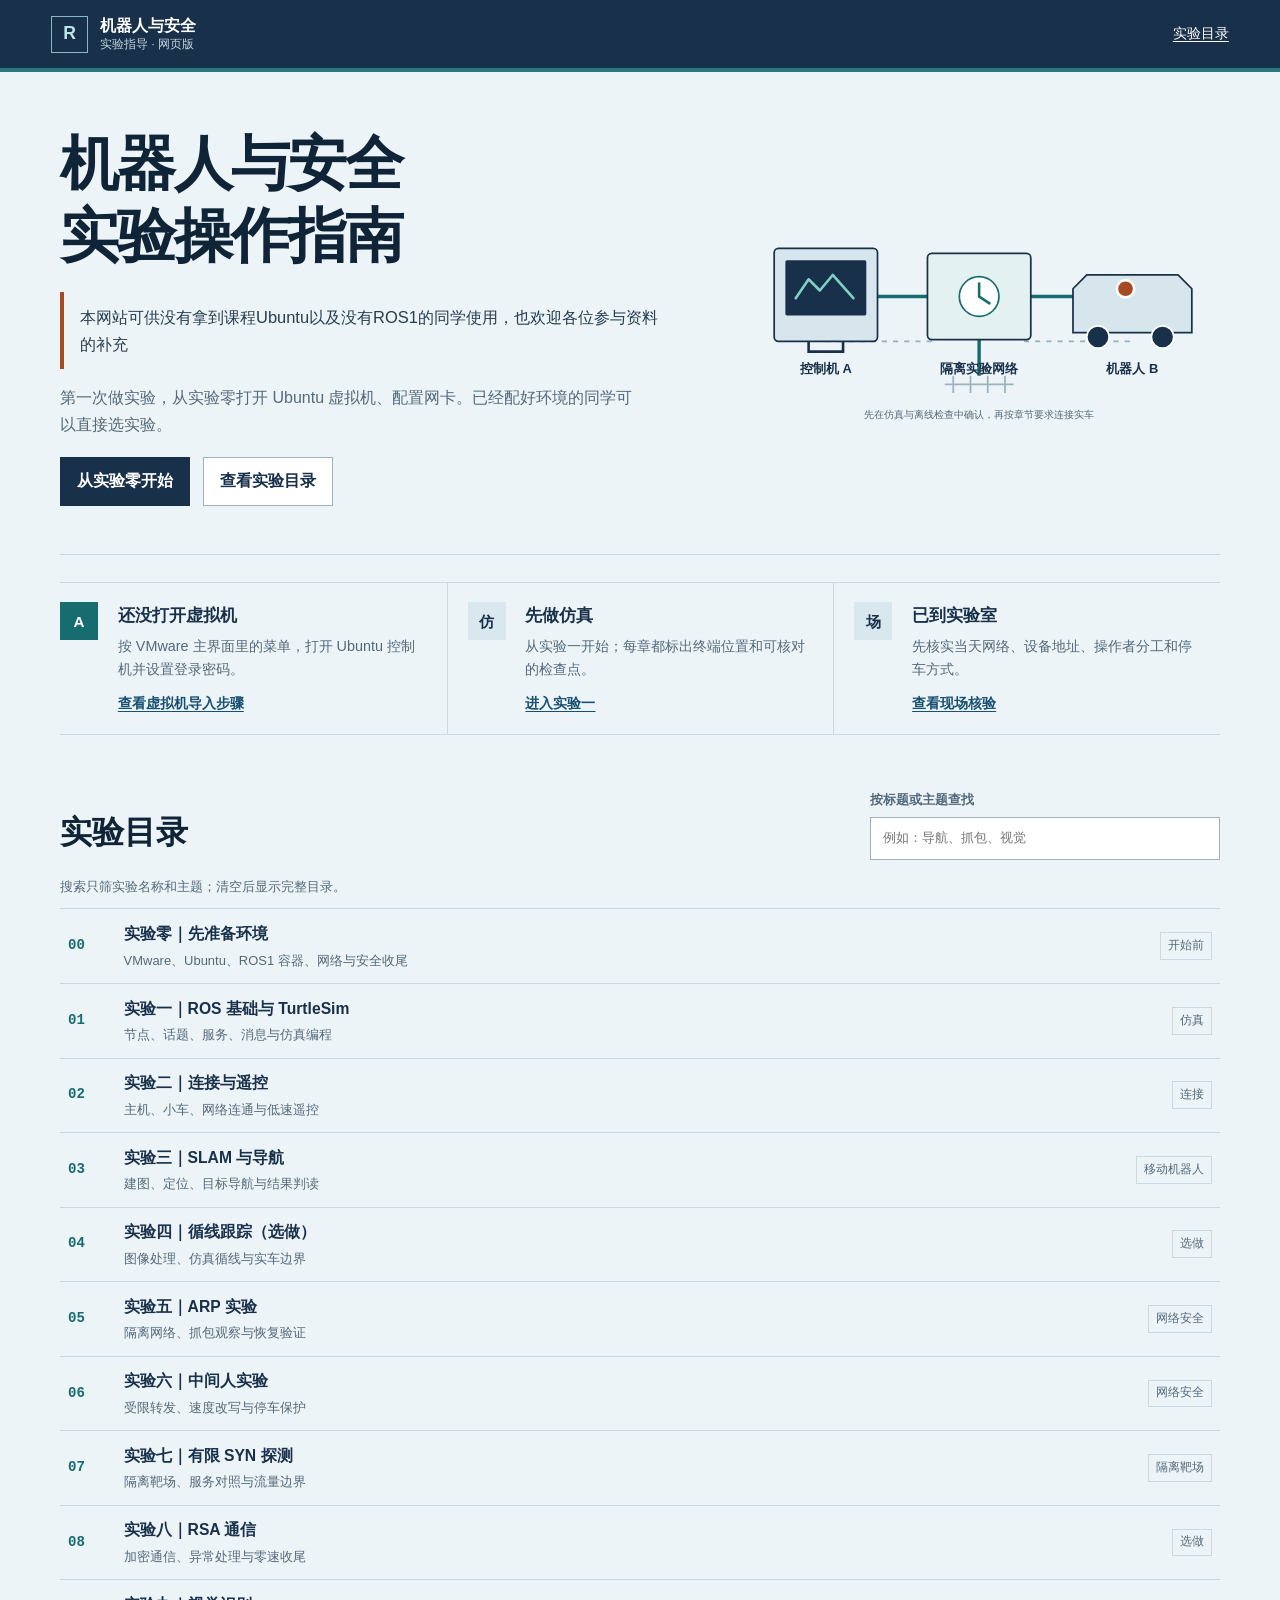
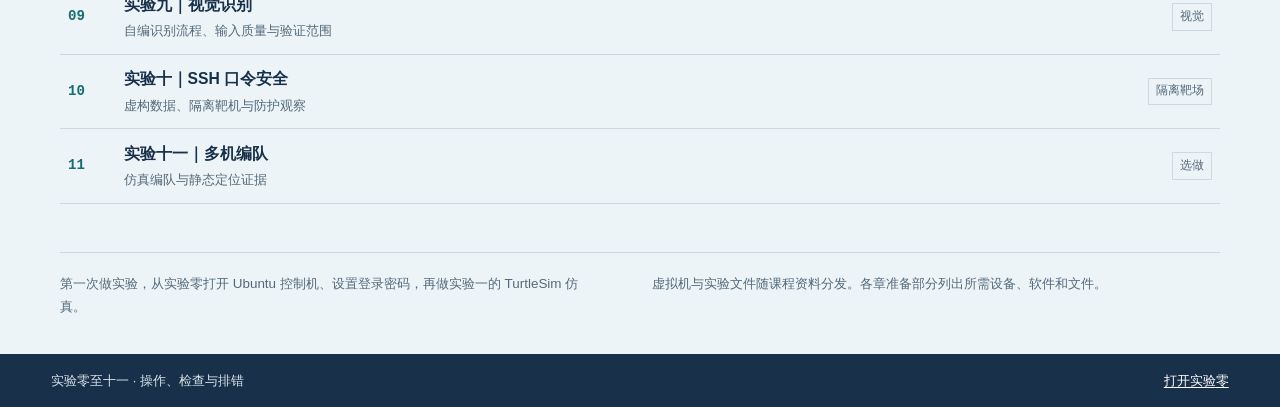
<file: index.html>
<!doctype html>
<html lang="zh-CN"><head><meta charset="utf-8"><meta name="viewport" content="width=device-width, initial-scale=1"><meta name="color-scheme" content="light"><meta name="description" content="机器人与安全课程的实验操作、检查点与排错指导。"><title>机器人与安全实验指导</title><link rel="stylesheet" href="assets/site.css"><script src="assets/site.js" defer></script></head>
<body class="home-page"><a class="skip-link" href="#experiment-list">跳到实验目录</a><header class="site-header"><a class="brand" href="index.html"><span class="brand-mark" aria-hidden="true">R</span><span>机器人与安全<span class="brand-sub">实验指导 · 网页版</span></span></a><nav class="header-meta" aria-label="首页导航"><a href="#experiment-list">实验目录</a></nav></header><main class="home-main">
  <section class="welcome" aria-labelledby="welcome-title">
    <div class="welcome-copy">
      <h1 id="welcome-title">机器人与安全<span>实验操作指南</span></h1>
      <p class="welcome-note">本网站可供没有拿到课程Ubuntu以及没有ROS1的同学使用，也欢迎各位参与资料的补充</p>
      <p class="welcome-guide">第一次做实验，从实验零打开 Ubuntu 虚拟机、配置网卡。已经配好环境的同学可以直接选实验。</p>
      <div class="welcome-actions">
        <a class="button button-primary" href="lab-00.html">从实验零开始</a>
        <a class="button button-secondary" href="#experiment-list">查看实验目录</a>
      </div>
    </div>
    <div class="bench-figure" aria-label="控制机、网络与机器人之间的离线实验连接示意图">
      <svg viewBox="0 0 560 300" role="img" aria-labelledby="bench-title bench-desc">
        <title id="bench-title">实验台连接示意</title><desc id="bench-desc">控制机 A 通过实验网络与中间机 M 和机器人 B 连接；仿真与实体实验分开标识。</desc>
        <path class="wire" d="M102 126H250M310 126H458M280 154v64"/>
        <path class="wire wire-dash" d="M102 178H228M332 178h126"/>
        <circle class="port" cx="102" cy="126" r="5"/><circle class="port" cx="458" cy="126" r="5"/>
        <rect class="device" x="42" y="70" width="120" height="108" rx="5"/><rect class="screen" x="55" y="84" width="94" height="64" rx="2"/>
        <path class="screen-line" d="M67 128l15-22 13 13 15-18 24 27"/><path class="device-foot" d="M82 178v12h40v-12"/>
        <rect class="device device-m" x="220" y="76" width="120" height="100" rx="5"/><circle class="knob" cx="280" cy="126" r="23"/><path class="knob-line" d="M280 111v15l12 8"/>
        <path class="robot" d="M405 101h106l16 16v51H389v-51z"/><circle class="wheel" cx="418" cy="173" r="13"/><circle class="wheel" cx="493" cy="173" r="13"/><circle class="sensor" cx="450" cy="117" r="10"/>
        <path class="simline" d="M240 228h80m-70-10v20m20-20v20m20-20v20m20-20v20"/>
        <text x="102" y="215" text-anchor="middle">控制机 A</text><text x="280" y="215" text-anchor="middle">隔离实验网络</text><text x="458" y="215" text-anchor="middle">机器人 B</text>
        <text class="small-label" x="280" y="267" text-anchor="middle">先在仿真与离线检查中确认，再按章节要求连接实车</text>
      </svg>
    </div>
  </section>

  <section class="start-grid" aria-label="选择你的起点">
    <article class="start-route start-route-primary"><span class="route-number">A</span><div><h2>还没打开虚拟机</h2><p>按 VMware 主界面里的菜单，打开 Ubuntu 控制机并设置登录密码。</p></div><a href="lab-00.html#steps">查看虚拟机导入步骤</a></article>
    <article class="start-route"><span class="route-number route-number-light">仿</span><div><h2>先做仿真</h2><p>从实验一开始；每章都标出终端位置和可核对的检查点。</p></div><a href="lab-01.html">进入实验一</a></article>
    <article class="start-route"><span class="route-number route-number-light">场</span><div><h2>已到实验室</h2><p>先核实当天网络、设备地址、操作者分工和停车方式。</p></div><a href="lab-00.html#check">查看现场核验</a></article>
  </section>

  <section class="course-index" id="experiment-list" aria-labelledby="list-title">
    <div class="section-heading"><div><h2 id="list-title">实验目录</h2></div><label class="search-box">按标题或主题查找<input id="course-search" type="search" placeholder="例如：导航、抓包、视觉" autocomplete="off" aria-describedby="search-help"></label></div>
    <p class="search-help" id="search-help" aria-live="polite">搜索只筛实验名称和主题；清空后显示完整目录。</p>
    <noscript><p class="callout">浏览器脚本已关闭。完整实验目录仍可直接打开和阅读。</p></noscript>
    <ol class="experiment-list" id="experiment-list-items">
      <li data-search="实验零 先准备环境 VMware Ubuntu ROS1 容器 网络安全收尾"><a href="lab-00.html"><span class="list-index">00</span><span><strong>实验零｜先准备环境</strong><small>VMware、Ubuntu、ROS1 容器、网络与安全收尾</small></span><span class="list-kind">开始前</span></a></li>
      <li data-search="实验一 ROS 基础 TurtleSim 节点 话题 服务 消息 仿真"><a href="lab-01.html"><span class="list-index">01</span><span><strong>实验一｜ROS 基础与 TurtleSim</strong><small>节点、话题、服务、消息与仿真编程</small></span><span class="list-kind">仿真</span></a></li>
      <li data-search="实验二 连接 遥控 主机 小车 网络 低速"><a href="lab-02.html"><span class="list-index">02</span><span><strong>实验二｜连接与遥控</strong><small>主机、小车、网络连通与低速遥控</small></span><span class="list-kind">连接</span></a></li>
      <li data-search="实验三 SLAM 导航 建图 定位 目标"><a href="lab-03.html"><span class="list-index">03</span><span><strong>实验三｜SLAM 与导航</strong><small>建图、定位、目标导航与结果判读</small></span><span class="list-kind">移动机器人</span></a></li>
      <li data-search="实验四 循线 跟踪 图像 Gazebo 实车 选做"><a href="lab-04.html"><span class="list-index">04</span><span><strong>实验四｜循线跟踪（选做）</strong><small>图像处理、仿真循线与实车边界</small></span><span class="list-kind">选做</span></a></li>
      <li data-search="实验五 ARP 抓包 网络 隔离"><a href="lab-05.html"><span class="list-index">05</span><span><strong>实验五｜ARP 实验</strong><small>隔离网络、抓包观察与恢复验证</small></span><span class="list-kind">网络安全</span></a></li>
      <li data-search="实验六 中间人 转发 速度改写 停车"><a href="lab-06.html"><span class="list-index">06</span><span><strong>实验六｜中间人实验</strong><small>受限转发、速度改写与停车保护</small></span><span class="list-kind">网络安全</span></a></li>
      <li data-search="实验七 SYN 探测 DoS 服务 对照"><a href="lab-07.html"><span class="list-index">07</span><span><strong>实验七｜有限 SYN 探测</strong><small>隔离靶场、服务对照与流量边界</small></span><span class="list-kind">隔离靶场</span></a></li>
      <li data-search="实验八 RSA 加密 通信 选做"><a href="lab-08.html"><span class="list-index">08</span><span><strong>实验八｜RSA 通信</strong><small>加密通信、异常处理与零速收尾</small></span><span class="list-kind">选做</span></a></li>
      <li data-search="实验九 视觉识别 图片 自编识别器"><a href="lab-09.html"><span class="list-index">09</span><span><strong>实验九｜视觉识别</strong><small>自编识别流程、输入质量与验证范围</small></span><span class="list-kind">视觉</span></a></li>
      <li data-search="实验十 SSH 口令 字典 隔离 防护"><a href="lab-10.html"><span class="list-index">10</span><span><strong>实验十｜SSH 口令安全</strong><small>虚构数据、隔离靶机与防护观察</small></span><span class="list-kind">隔离靶场</span></a></li>
      <li data-search="实验十一 多机 编队 仿真 静态定位 选做"><a href="lab-11.html"><span class="list-index">11</span><span><strong>实验十一｜多机编队</strong><small>仿真编队与静态定位证据</small></span><span class="list-kind">选做</span></a></li>
    </ol>
    <p class="empty-search" id="empty-search" hidden>没有找到匹配的实验。换一个标题或主题词，或清空搜索框显示全部实验。</p>
  </section>
  <footer class="home-footer"><p>第一次做实验，从实验零打开 Ubuntu 控制机、设置登录密码，再做实验一的 TurtleSim 仿真。</p><p>虚拟机与实验文件随课程资料分发。各章准备部分列出所需设备、软件和文件。</p></footer>
</main><footer class="site-footer"><span>实验零至十一 · 操作、检查与排错</span><a href="lab-00.html">打开实验零</a></footer></body></html>
</file>
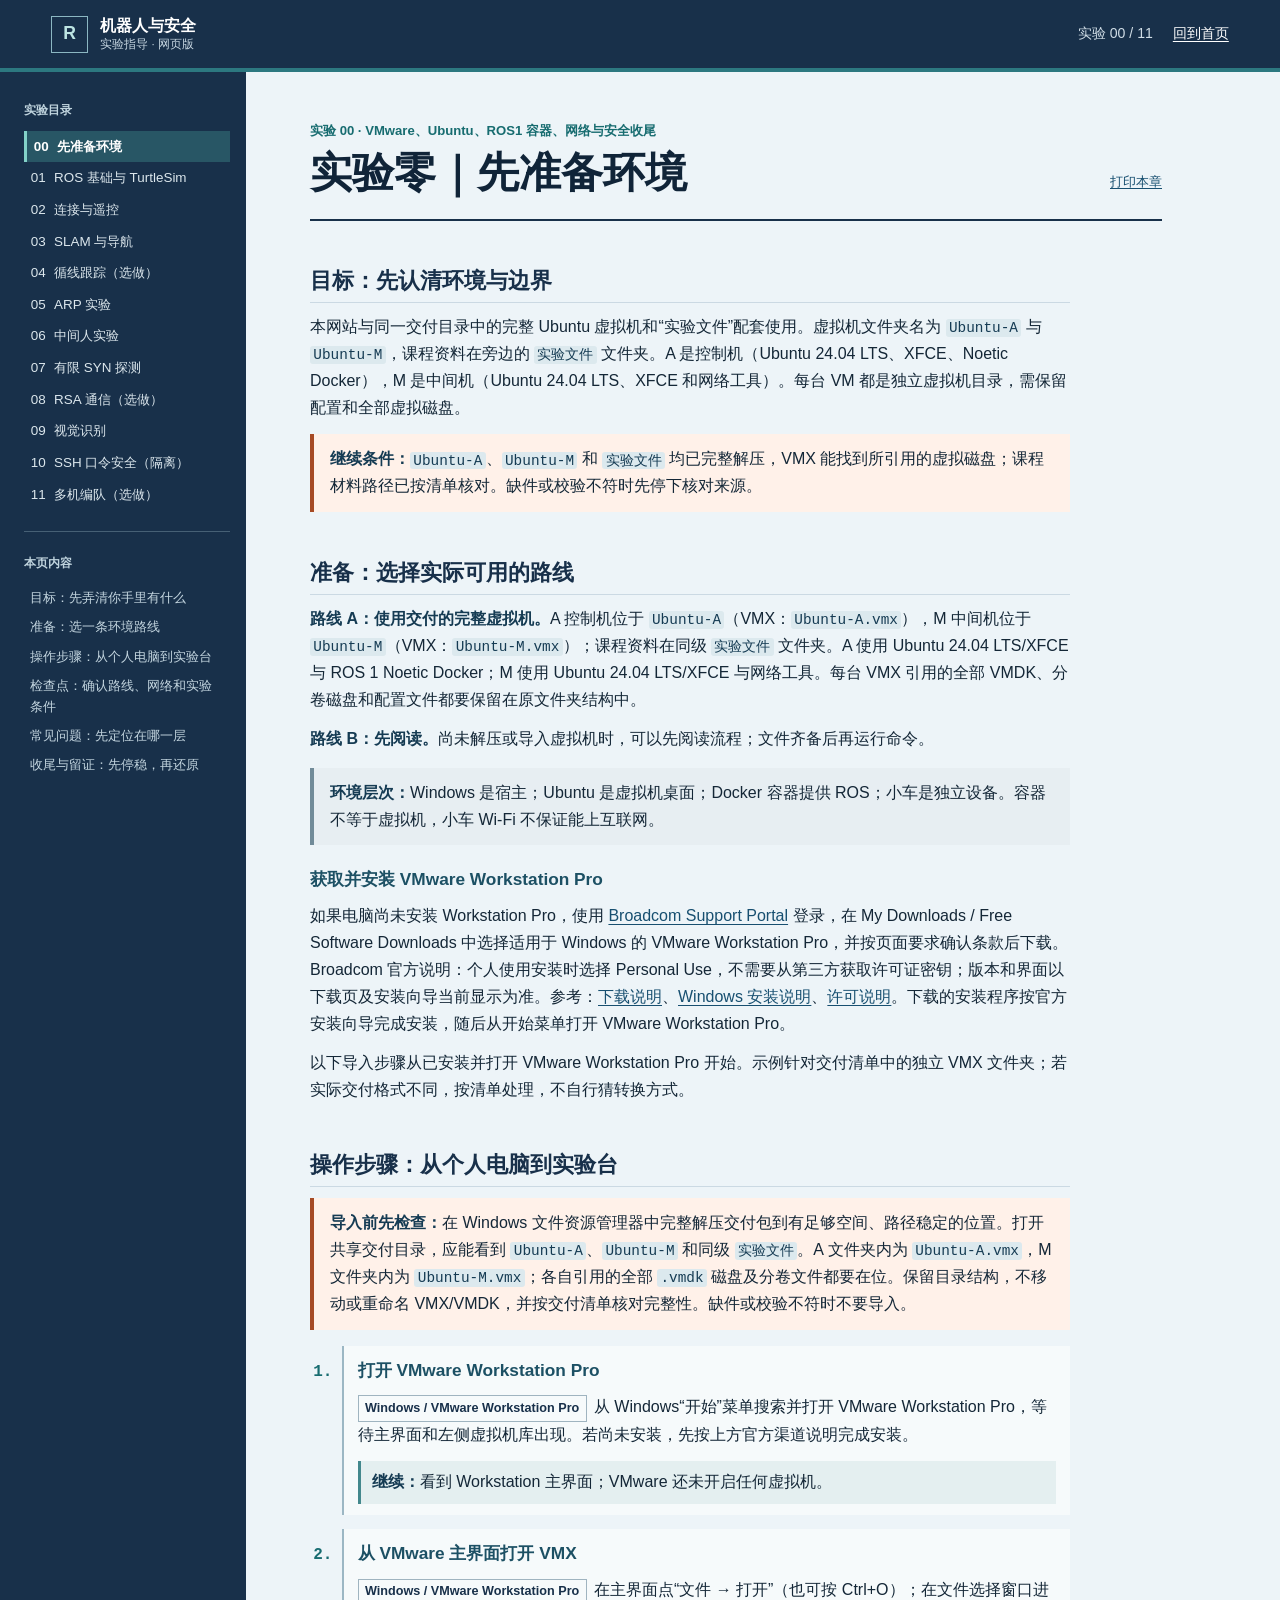
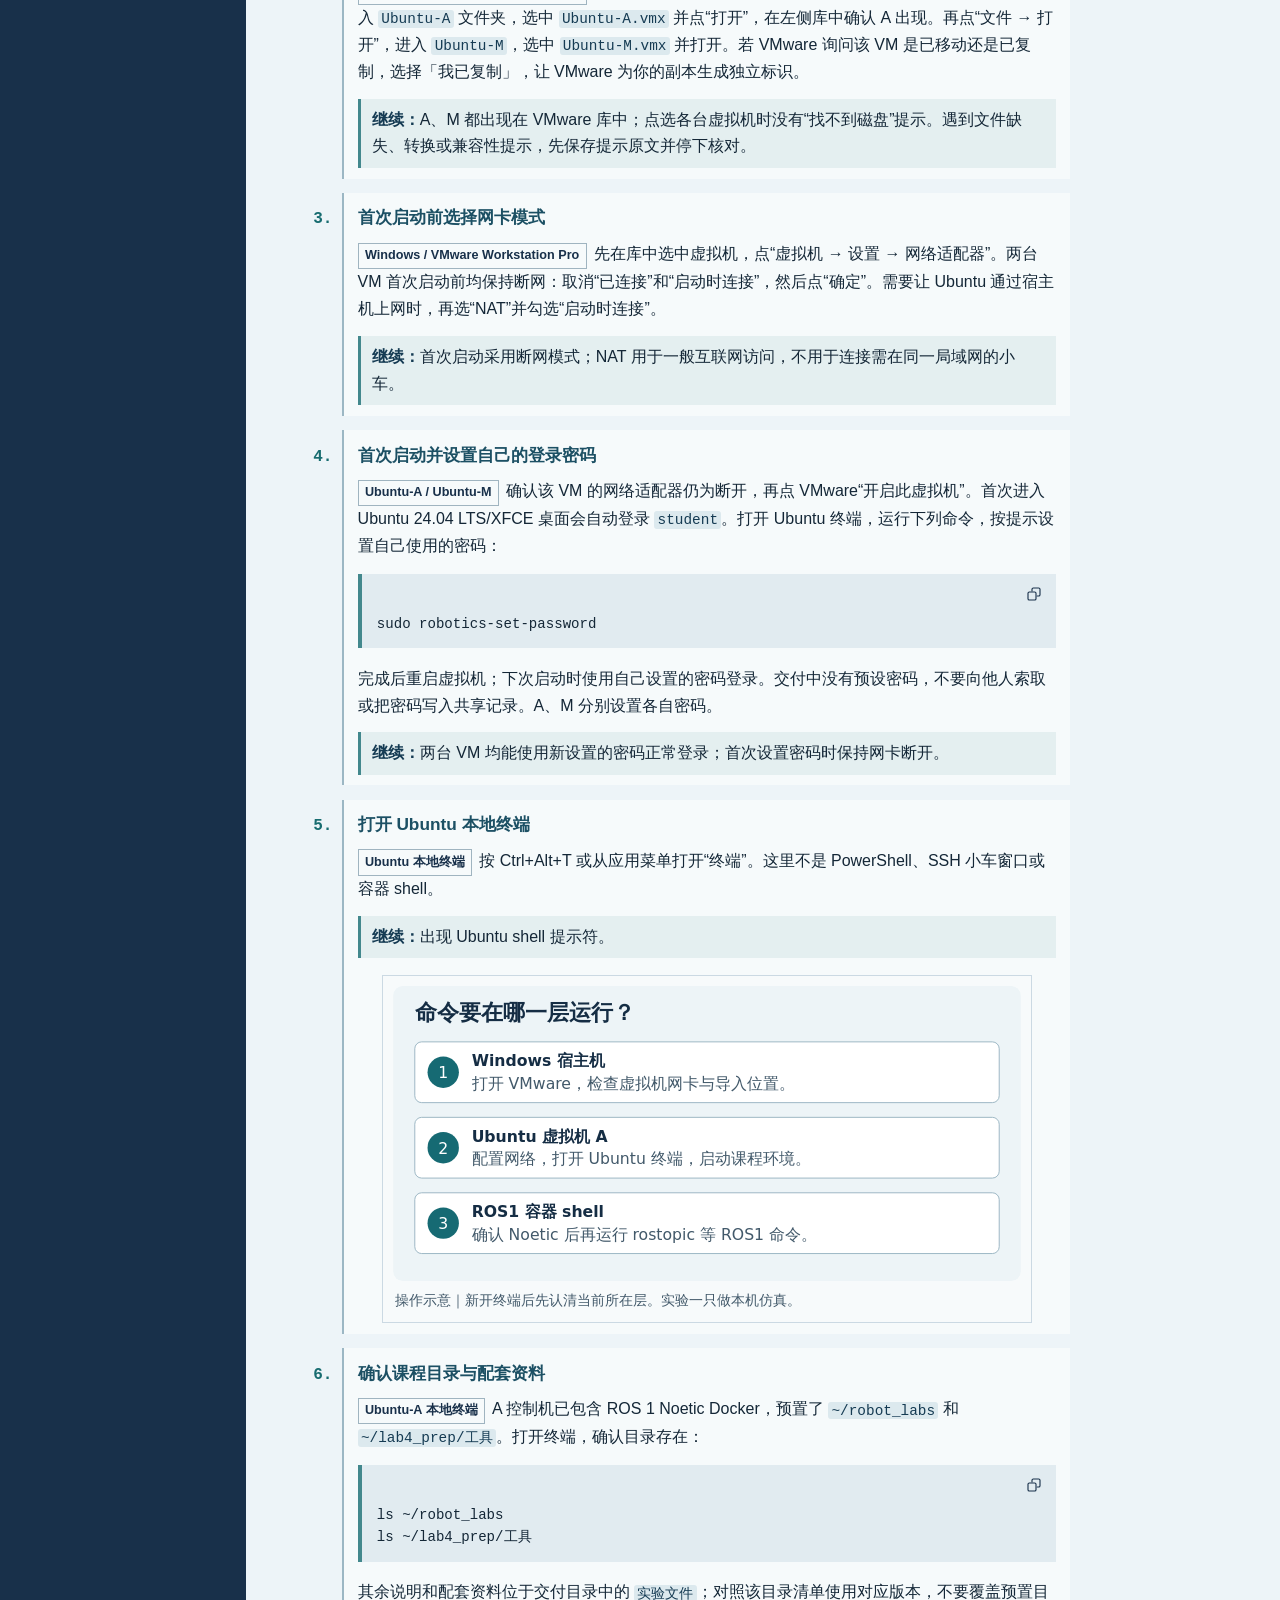
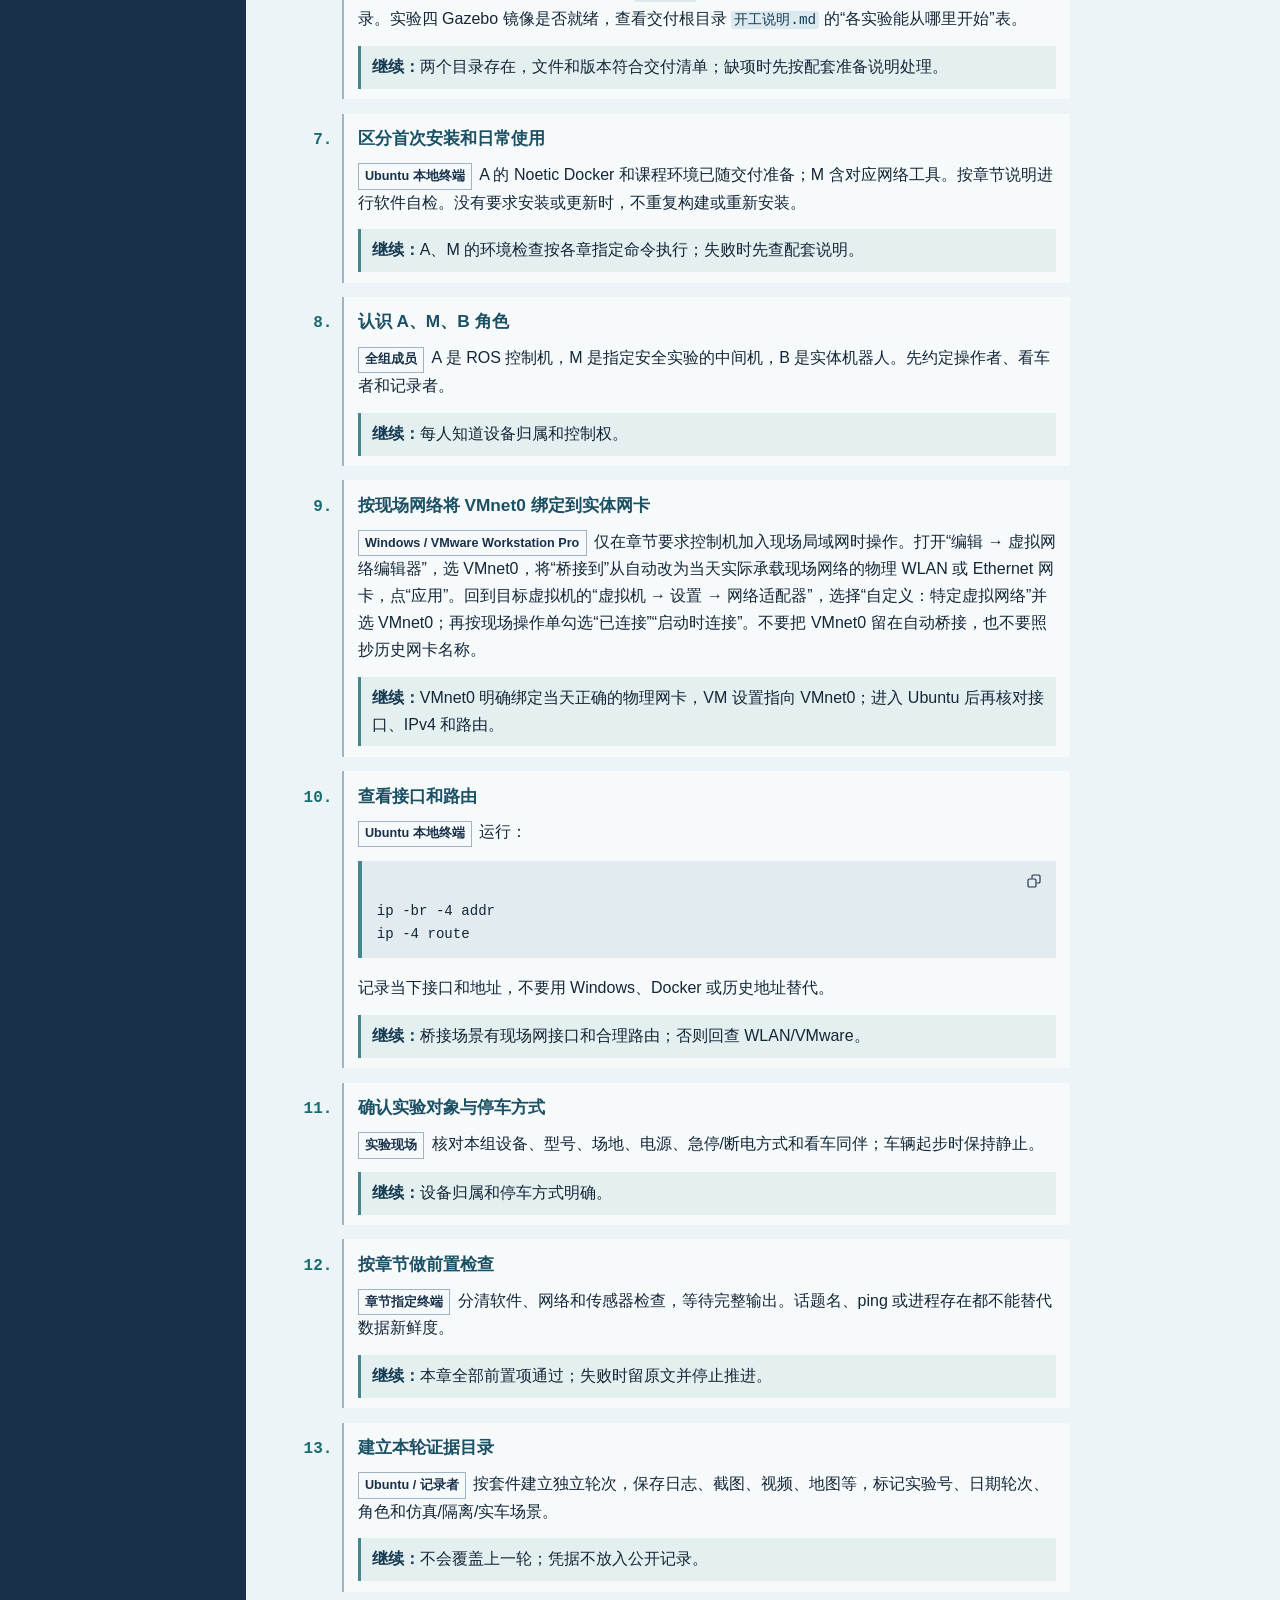
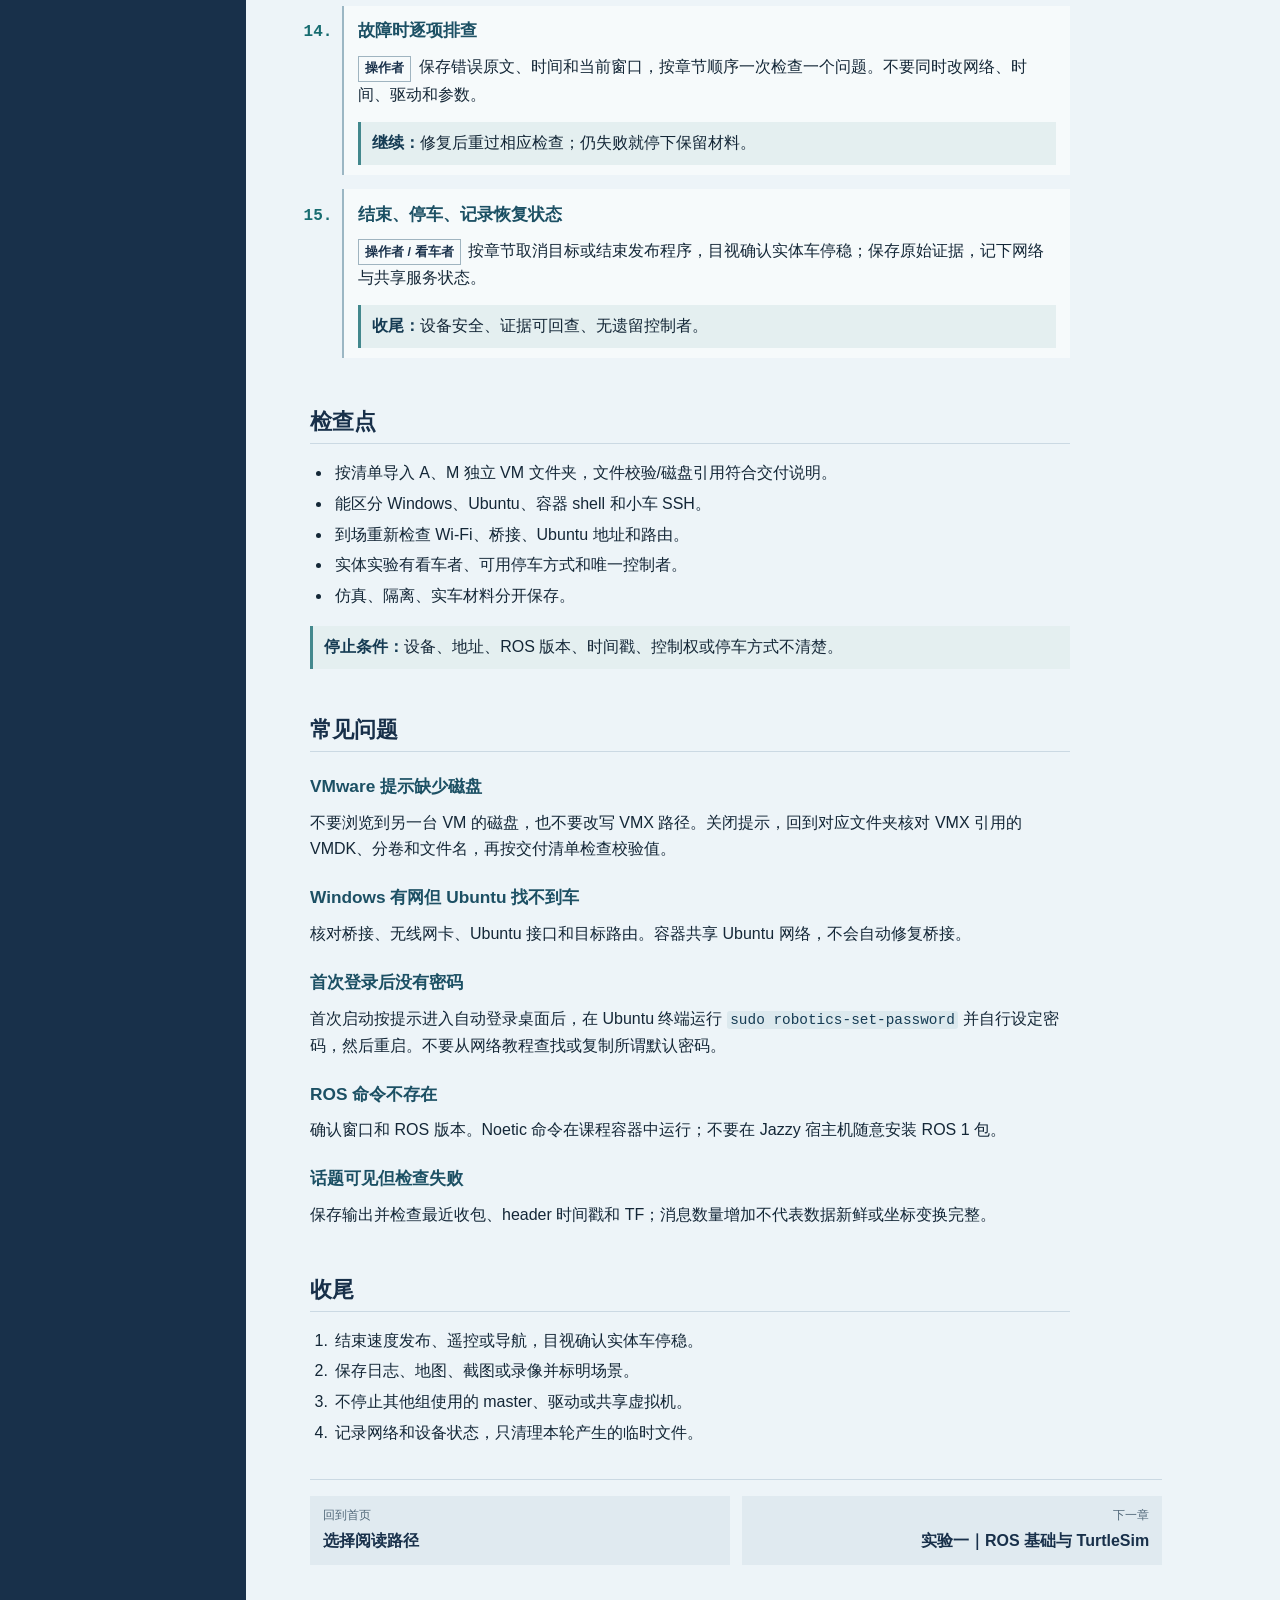
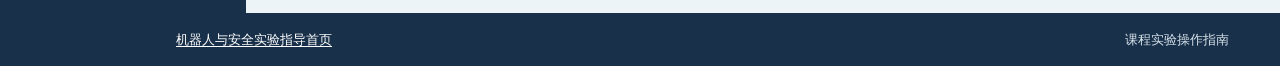
<file: lab-00.html>
<!doctype html>
<html lang="zh-CN"><head><meta charset="utf-8"><meta name="viewport" content="width=device-width, initial-scale=1"><meta name="color-scheme" content="light"><title>实验零｜先准备环境 · 机器人与安全实验指导</title><link rel="stylesheet" href="assets/site.css"><script src="assets/site.js" defer></script></head>
<body class="chapter-page"><a class="skip-link" href="#main-content">跳到正文</a>
<header class="site-header"><a class="brand" href="index.html"><span class="brand-mark" aria-hidden="true">R</span><span>机器人与安全<span class="brand-sub">实验指导 · 网页版</span></span></a><div class="header-meta"><span>实验 00 / 11</span><a href="index.html">回到首页</a></div></header>
<div class="chapter-layout"><aside class="chapter-aside"><details class="mobile-toc"><summary>打开实验目录</summary><nav aria-label="实验目录"><ol class="chapter-list"><li><a href="lab-00.html" aria-current="page">00 <span>先准备环境</span></a></li>
<li><a href="lab-01.html">01 <span>ROS 基础与 TurtleSim</span></a></li>
<li><a href="lab-02.html">02 <span>连接与遥控</span></a></li>
<li><a href="lab-03.html">03 <span>SLAM 与导航</span></a></li>
<li><a href="lab-04.html">04 <span>循线跟踪（选做）</span></a></li>
<li><a href="lab-05.html">05 <span>ARP 实验</span></a></li>
<li><a href="lab-06.html">06 <span>中间人实验</span></a></li>
<li><a href="lab-07.html">07 <span>有限 SYN 探测</span></a></li>
<li><a href="lab-08.html">08 <span>RSA 通信（选做）</span></a></li>
<li><a href="lab-09.html">09 <span>视觉识别</span></a></li>
<li><a href="lab-10.html">10 <span>SSH 口令安全（隔离）</span></a></li>
<li><a href="lab-11.html">11 <span>多机编队（选做）</span></a></li></ol></nav></details><nav class="desktop-toc" aria-label="实验目录"><p class="aside-title">实验目录</p><ol class="chapter-list"><li><a href="lab-00.html" aria-current="page">00 <span>先准备环境</span></a></li>
<li><a href="lab-01.html">01 <span>ROS 基础与 TurtleSim</span></a></li>
<li><a href="lab-02.html">02 <span>连接与遥控</span></a></li>
<li><a href="lab-03.html">03 <span>SLAM 与导航</span></a></li>
<li><a href="lab-04.html">04 <span>循线跟踪（选做）</span></a></li>
<li><a href="lab-05.html">05 <span>ARP 实验</span></a></li>
<li><a href="lab-06.html">06 <span>中间人实验</span></a></li>
<li><a href="lab-07.html">07 <span>有限 SYN 探测</span></a></li>
<li><a href="lab-08.html">08 <span>RSA 通信（选做）</span></a></li>
<li><a href="lab-09.html">09 <span>视觉识别</span></a></li>
<li><a href="lab-10.html">10 <span>SSH 口令安全（隔离）</span></a></li>
<li><a href="lab-11.html">11 <span>多机编队（选做）</span></a></li></ol></nav><nav class="page-toc" aria-label="本页内容"><p class="aside-title">本页内容</p><ol><li><a href="#goal">目标：先弄清你手里有什么</a></li>
<li><a href="#prepare">准备：选一条环境路线</a></li>
<li><a href="#steps">操作步骤：从个人电脑到实验台</a></li>
<li><a href="#check">检查点：确认路线、网络和实验条件</a></li>
<li><a href="#troubleshoot">常见问题：先定位在哪一层</a></li>
<li><a href="#finish">收尾与留证：先停稳，再还原</a></li></ol></nav></aside>
<main class="chapter-main" id="main-content"><div class="chapter-heading"><div><p class="eyebrow">实验 00 · VMware、Ubuntu、ROS1 容器、网络与安全收尾</p><h1>实验零｜先准备环境</h1></div><a class="print-link" href="#" data-print>打印本章</a></div><article class="prose"><section id="goal"><h2>目标：先认清环境与边界</h2><p>本网站与同一交付目录中的完整 Ubuntu 虚拟机和“实验文件”配套使用。虚拟机文件夹名为 <code>Ubuntu-A</code> 与 <code>Ubuntu-M</code>，课程资料在旁边的 <code>实验文件</code> 文件夹。A 是控制机（Ubuntu 24.04 LTS、XFCE、Noetic Docker），M 是中间机（Ubuntu 24.04 LTS、XFCE 和网络工具）。每台 VM 都是独立虚拟机目录，需保留配置和全部虚拟磁盘。</p><p class="callout"><strong>继续条件：</strong><code>Ubuntu-A</code>、<code>Ubuntu-M</code> 和 <code>实验文件</code> 均已完整解压，VMX 能找到所引用的虚拟磁盘；课程材料路径已按清单核对。缺件或校验不符时先停下核对来源。</p></section>
<section id="prepare"><h2>准备：选择实际可用的路线</h2><p><strong>路线 A：使用交付的完整虚拟机。</strong>A 控制机位于 <code>Ubuntu-A</code>（VMX：<code>Ubuntu-A.vmx</code>），M 中间机位于 <code>Ubuntu-M</code>（VMX：<code>Ubuntu-M.vmx</code>）；课程资料在同级 <code>实验文件</code> 文件夹。A 使用 Ubuntu 24.04 LTS/XFCE 与 ROS 1 Noetic Docker；M 使用 Ubuntu 24.04 LTS/XFCE 与网络工具。每台 VMX 引用的全部 VMDK、分卷磁盘和配置文件都要保留在原文件夹结构中。</p><p><strong>路线 B：先阅读。</strong>尚未解压或导入虚拟机时，可以先阅读流程；文件齐备后再运行命令。</p><div class="callout callout-muted"><strong>环境层次：</strong>Windows 是宿主；Ubuntu 是虚拟机桌面；Docker 容器提供 ROS；小车是独立设备。容器不等于虚拟机，小车 Wi-Fi 不保证能上互联网。</div><h3>获取并安装 VMware Workstation Pro</h3><p>如果电脑尚未安装 Workstation Pro，使用 <a href="https://support.broadcom.com">Broadcom Support Portal</a> 登录，在 My Downloads / Free Software Downloads 中选择适用于 Windows 的 VMware Workstation Pro，并按页面要求确认条款后下载。Broadcom 官方说明：个人使用安装时选择 Personal Use，不需要从第三方获取许可证密钥；版本和界面以下载页及安装向导当前显示为准。参考：<a href="https://knowledge.broadcom.com/external/article/344595">下载说明</a>、<a href="https://knowledge.broadcom.com/external/article/387947">Windows 安装说明</a>、<a href="https://knowledge.broadcom.com/external/article/368667">许可说明</a>。下载的安装程序按官方安装向导完成安装，随后从开始菜单打开 VMware Workstation Pro。</p><p>以下导入步骤从已安装并打开 VMware Workstation Pro 开始。示例针对交付清单中的独立 VMX 文件夹；若实际交付格式不同，按清单处理，不自行猜转换方式。</p></section>
<section id="steps"><h2>操作步骤：从个人电脑到实验台</h2><p class="callout"><strong>导入前先检查：</strong>在 Windows 文件资源管理器中完整解压交付包到有足够空间、路径稳定的位置。打开共享交付目录，应能看到 <code>Ubuntu-A</code>、<code>Ubuntu-M</code> 和同级 <code>实验文件</code>。A 文件夹内为 <code>Ubuntu-A.vmx</code>，M 文件夹内为 <code>Ubuntu-M.vmx</code>；各自引用的全部 <code>.vmdk</code> 磁盘及分卷文件都要在位。保留目录结构，不移动或重命名 VMX/VMDK，并按交付清单核对完整性。缺件或校验不符时不要导入。</p><ol class="walkthrough">
<li><h3>打开 VMware Workstation Pro</h3><p><span class="role-tag">Windows / VMware Workstation Pro</span>从 Windows“开始”菜单搜索并打开 VMware Workstation Pro，等待主界面和左侧虚拟机库出现。若尚未安装，先按上方官方渠道说明完成安装。</p><p class="checkpoint"><strong>继续：</strong>看到 Workstation 主界面；VMware 还未开启任何虚拟机。</p></li>
<li><h3>从 VMware 主界面打开 VMX</h3><p><span class="role-tag">Windows / VMware Workstation Pro</span>在主界面点“文件 → 打开”（也可按 Ctrl+O）；在文件选择窗口进入 <code>Ubuntu-A</code> 文件夹，选中 <code>Ubuntu-A.vmx</code> 并点“打开”，在左侧库中确认 A 出现。再点“文件 → 打开”，进入 <code>Ubuntu-M</code>，选中 <code>Ubuntu-M.vmx</code> 并打开。若 VMware 询问该 VM 是已移动还是已复制，选择「我已复制」，让 VMware 为你的副本生成独立标识。</p><p class="checkpoint"><strong>继续：</strong>A、M 都出现在 VMware 库中；点选各台虚拟机时没有“找不到磁盘”提示。遇到文件缺失、转换或兼容性提示，先保存提示原文并停下核对。</p></li><li><h3>首次启动前选择网卡模式</h3><p><span class="role-tag">Windows / VMware Workstation Pro</span>先在库中选中虚拟机，点“虚拟机 → 设置 → 网络适配器”。两台 VM 首次启动前均保持断网：取消“已连接”和“启动时连接”，然后点“确定”。需要让 Ubuntu 通过宿主机上网时，再选“NAT”并勾选“启动时连接”。</p><p class="checkpoint"><strong>继续：</strong>首次启动采用断网模式；NAT 用于一般互联网访问，不用于连接需在同一局域网的小车。</p></li>
<li><h3>首次启动并设置自己的登录密码</h3><p><span class="role-tag">Ubuntu-A / Ubuntu-M</span>确认该 VM 的网络适配器仍为断开，再点 VMware“开启此虚拟机”。首次进入 Ubuntu 24.04 LTS/XFCE 桌面会自动登录 <code>student</code>。打开 Ubuntu 终端，运行下列命令，按提示设置自己使用的密码：</p><pre><code>sudo robotics-set-password</code></pre><p>完成后重启虚拟机；下次启动时使用自己设置的密码登录。交付中没有预设密码，不要向他人索取或把密码写入共享记录。A、M 分别设置各自密码。</p><p class="checkpoint"><strong>继续：</strong>两台 VM 均能使用新设置的密码正常登录；首次设置密码时保持网卡断开。</p></li>
<li><h3>打开 Ubuntu 本地终端</h3><p><span class="role-tag">Ubuntu 本地终端</span>按 Ctrl+Alt+T 或从应用菜单打开“终端”。这里不是 PowerShell、SSH 小车窗口或容器 shell。</p><p class="checkpoint"><strong>继续：</strong>出现 Ubuntu shell 提示符。</p><figure class="lesson-figure"><img src="assets/guide/environment.svg" alt="命令要在哪一层运行？。Windows 宿主机，打开 VMware，检查虚拟机网卡与导入位置。；Ubuntu 虚拟机 A，配置网络，打开 Ubuntu 终端，启动课程环境。；ROS1 容器 shell，确认 Noetic 后再运行 rostopic 等 ROS1 命令。" loading="lazy"><figcaption>操作示意｜新开终端后先认清当前所在层。实验一只做本机仿真。</figcaption></figure></li>
<li><h3>确认课程目录与配套资料</h3><p><span class="role-tag">Ubuntu-A 本地终端</span>A 控制机已包含 ROS 1 Noetic Docker，预置了 <code>~/robot_labs</code> 和 <code>~/lab4_prep/工具</code>。打开终端，确认目录存在：</p><pre><code>ls ~/robot_labs
ls ~/lab4_prep/工具</code></pre><p>其余说明和配套资料位于交付目录中的 <code>实验文件</code>；对照该目录清单使用对应版本，不要覆盖预置目录。实验四 Gazebo 镜像是否就绪，查看交付根目录 <code>开工说明.md</code> 的“各实验能从哪里开始”表。</p><p class="checkpoint"><strong>继续：</strong>两个目录存在，文件和版本符合交付清单；缺项时先按配套准备说明处理。</p></li>
<li><h3>区分首次安装和日常使用</h3><p><span class="role-tag">Ubuntu 本地终端</span>A 的 Noetic Docker 和课程环境已随交付准备；M 含对应网络工具。按章节说明进行软件自检。没有要求安装或更新时，不重复构建或重新安装。</p><p class="checkpoint"><strong>继续：</strong>A、M 的环境检查按各章指定命令执行；失败时先查配套说明。</p></li>
<li><h3>认识 A、M、B 角色</h3><p><span class="role-tag">全组成员</span>A 是 ROS 控制机，M 是指定安全实验的中间机，B 是实体机器人。先约定操作者、看车者和记录者。</p><p class="checkpoint"><strong>继续：</strong>每人知道设备归属和控制权。</p></li>

<li><h3>按现场网络将 VMnet0 绑定到实体网卡</h3><p><span class="role-tag">Windows / VMware Workstation Pro</span>仅在章节要求控制机加入现场局域网时操作。打开“编辑 → 虚拟网络编辑器”，选 VMnet0，将“桥接到”从自动改为当天实际承载现场网络的物理 WLAN 或 Ethernet 网卡，点“应用”。回到目标虚拟机的“虚拟机 → 设置 → 网络适配器”，选择“自定义：特定虚拟网络”并选 VMnet0；再按现场操作单勾选“已连接”“启动时连接”。不要把 VMnet0 留在自动桥接，也不要照抄历史网卡名称。</p><p class="checkpoint"><strong>继续：</strong>VMnet0 明确绑定当天正确的物理网卡，VM 设置指向 VMnet0；进入 Ubuntu 后再核对接口、IPv4 和路由。</p></li>
<li><h3>查看接口和路由</h3><p><span class="role-tag">Ubuntu 本地终端</span>运行：</p><pre><code>ip -br -4 addr
ip -4 route</code></pre><p>记录当下接口和地址，不要用 Windows、Docker 或历史地址替代。</p><p class="checkpoint"><strong>继续：</strong>桥接场景有现场网接口和合理路由；否则回查 WLAN/VMware。</p></li>
<li><h3>确认实验对象与停车方式</h3><p><span class="role-tag">实验现场</span>核对本组设备、型号、场地、电源、急停/断电方式和看车同伴；车辆起步时保持静止。</p><p class="checkpoint"><strong>继续：</strong>设备归属和停车方式明确。</p></li>
<li><h3>按章节做前置检查</h3><p><span class="role-tag">章节指定终端</span>分清软件、网络和传感器检查，等待完整输出。话题名、ping 或进程存在都不能替代数据新鲜度。</p><p class="checkpoint"><strong>继续：</strong>本章全部前置项通过；失败时留原文并停止推进。</p></li>
<li><h3>建立本轮证据目录</h3><p><span class="role-tag">Ubuntu / 记录者</span>按套件建立独立轮次，保存日志、截图、视频、地图等，标记实验号、日期轮次、角色和仿真/隔离/实车场景。</p><p class="checkpoint"><strong>继续：</strong>不会覆盖上一轮；凭据不放入公开记录。</p></li>
<li><h3>故障时逐项排查</h3><p><span class="role-tag">操作者</span>保存错误原文、时间和当前窗口，按章节顺序一次检查一个问题。不要同时改网络、时间、驱动和参数。</p><p class="checkpoint"><strong>继续：</strong>修复后重过相应检查；仍失败就停下保留材料。</p></li>
<li><h3>结束、停车、记录恢复状态</h3><p><span class="role-tag">操作者 / 看车者</span>按章节取消目标或结束发布程序，目视确认实体车停稳；保存原始证据，记下网络与共享服务状态。</p><p class="checkpoint"><strong>收尾：</strong>设备安全、证据可回查、无遗留控制者。</p></li>
</ol></section>
<section id="check"><h2>检查点</h2><ul><li>按清单导入 A、M 独立 VM 文件夹，文件校验/磁盘引用符合交付说明。</li><li>能区分 Windows、Ubuntu、容器 shell 和小车 SSH。</li><li>到场重新检查 Wi-Fi、桥接、Ubuntu 地址和路由。</li><li>实体实验有看车者、可用停车方式和唯一控制者。</li><li>仿真、隔离、实车材料分开保存。</li></ul><p class="checkpoint"><strong>停止条件：</strong>设备、地址、ROS 版本、时间戳、控制权或停车方式不清楚。</p></section>
<section id="troubleshoot"><h2>常见问题</h2><h3>VMware 提示缺少磁盘</h3><p>不要浏览到另一台 VM 的磁盘，也不要改写 VMX 路径。关闭提示，回到对应文件夹核对 VMX 引用的 VMDK、分卷和文件名，再按交付清单检查校验值。</p><h3>Windows 有网但 Ubuntu 找不到车</h3><p>核对桥接、无线网卡、Ubuntu 接口和目标路由。容器共享 Ubuntu 网络，不会自动修复桥接。</p><h3>首次登录后没有密码</h3><p>首次启动按提示进入自动登录桌面后，在 Ubuntu 终端运行 <code>sudo robotics-set-password</code> 并自行设定密码，然后重启。不要从网络教程查找或复制所谓默认密码。</p><h3>ROS 命令不存在</h3><p>确认窗口和 ROS 版本。Noetic 命令在课程容器中运行；不要在 Jazzy 宿主机随意安装 ROS 1 包。</p><h3>话题可见但检查失败</h3><p>保存输出并检查最近收包、header 时间戳和 TF；消息数量增加不代表数据新鲜或坐标变换完整。</p></section>
<section id="finish"><h2>收尾</h2><ol><li>结束速度发布、遥控或导航，目视确认实体车停稳。</li><li>保存日志、地图、截图或录像并标明场景。</li><li>不停止其他组使用的 master、驱动或共享虚拟机。</li><li>记录网络和设备状态，只清理本轮产生的临时文件。</li></ol></section>
</article>
<nav class="chapter-pagination" aria-label="章节切换"><a href="index.html"><span>回到首页</span>选择阅读路径</a><a href="lab-01.html"><span>下一章</span>实验一｜ROS 基础与 TurtleSim</a></nav></main></div>
<footer class="site-footer"><a href="index.html">机器人与安全实验指导首页</a><span>课程实验操作指南</span></footer></body></html>
</file>
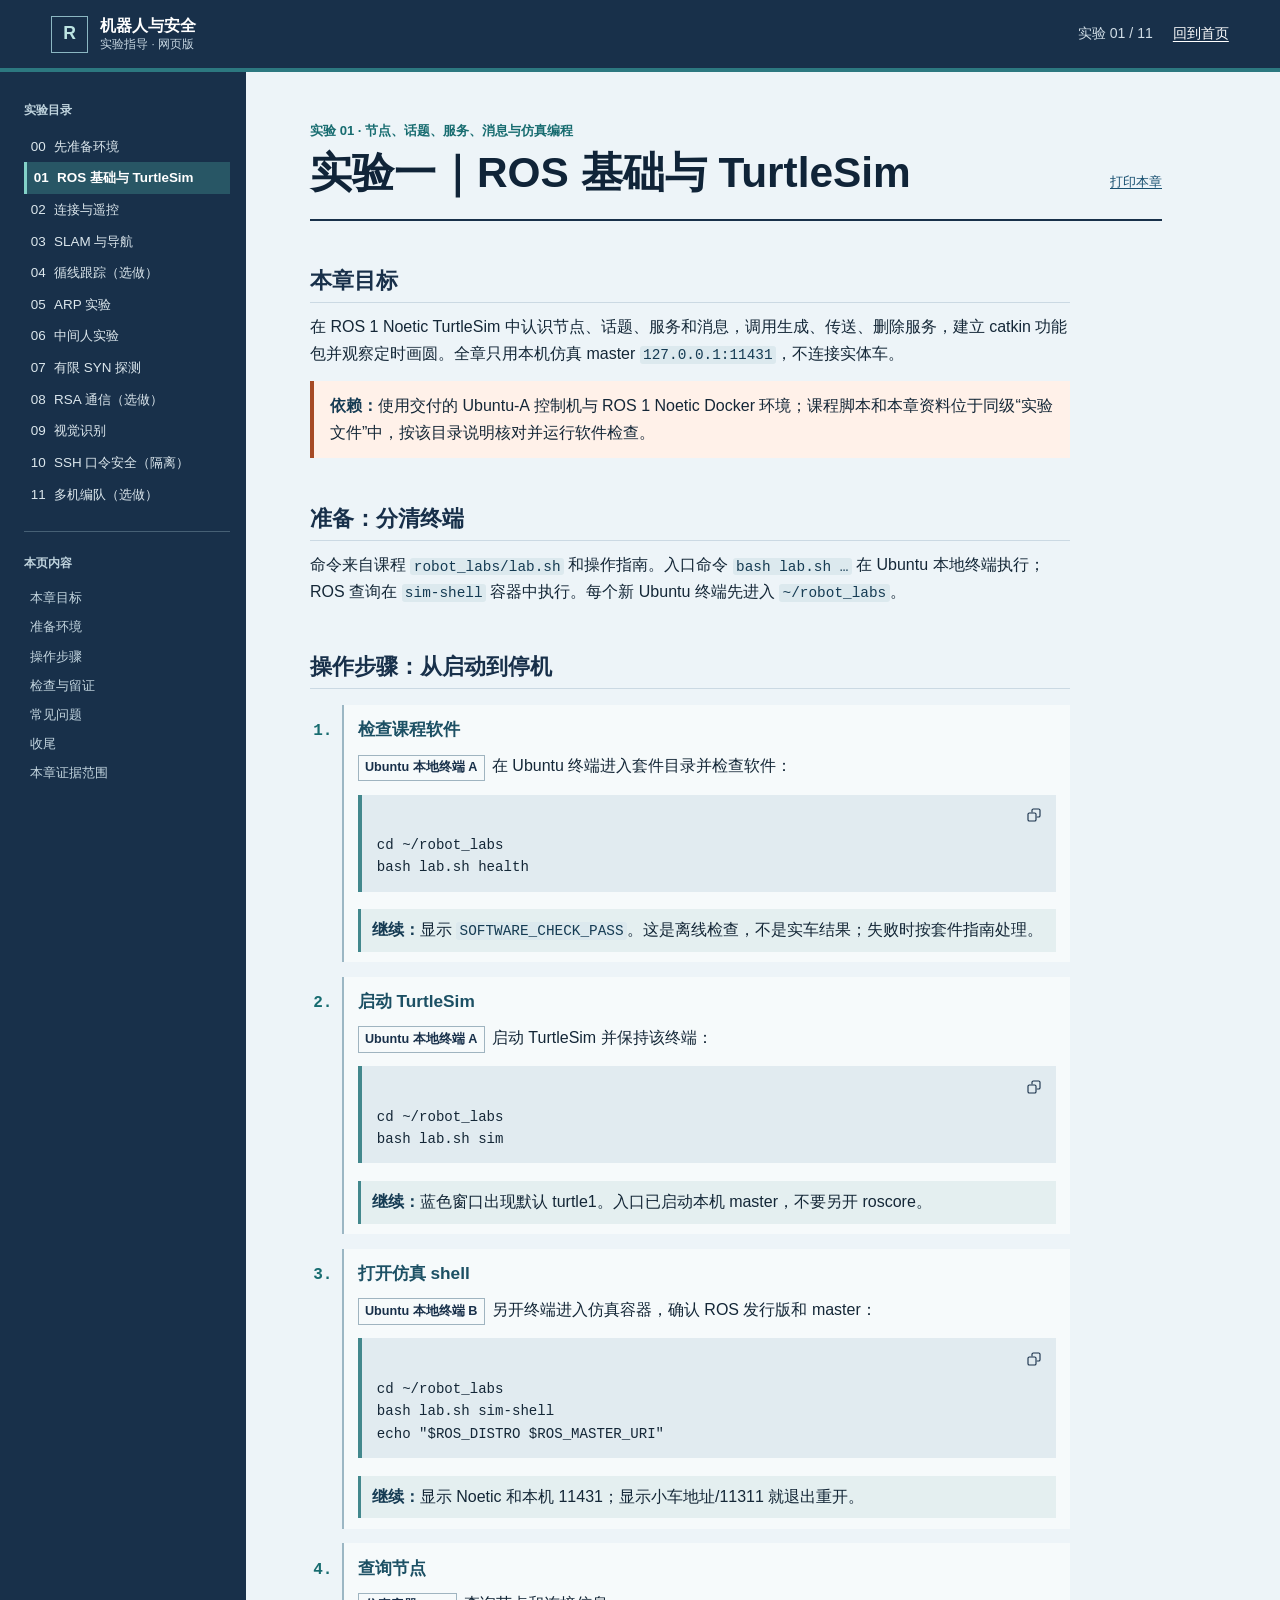
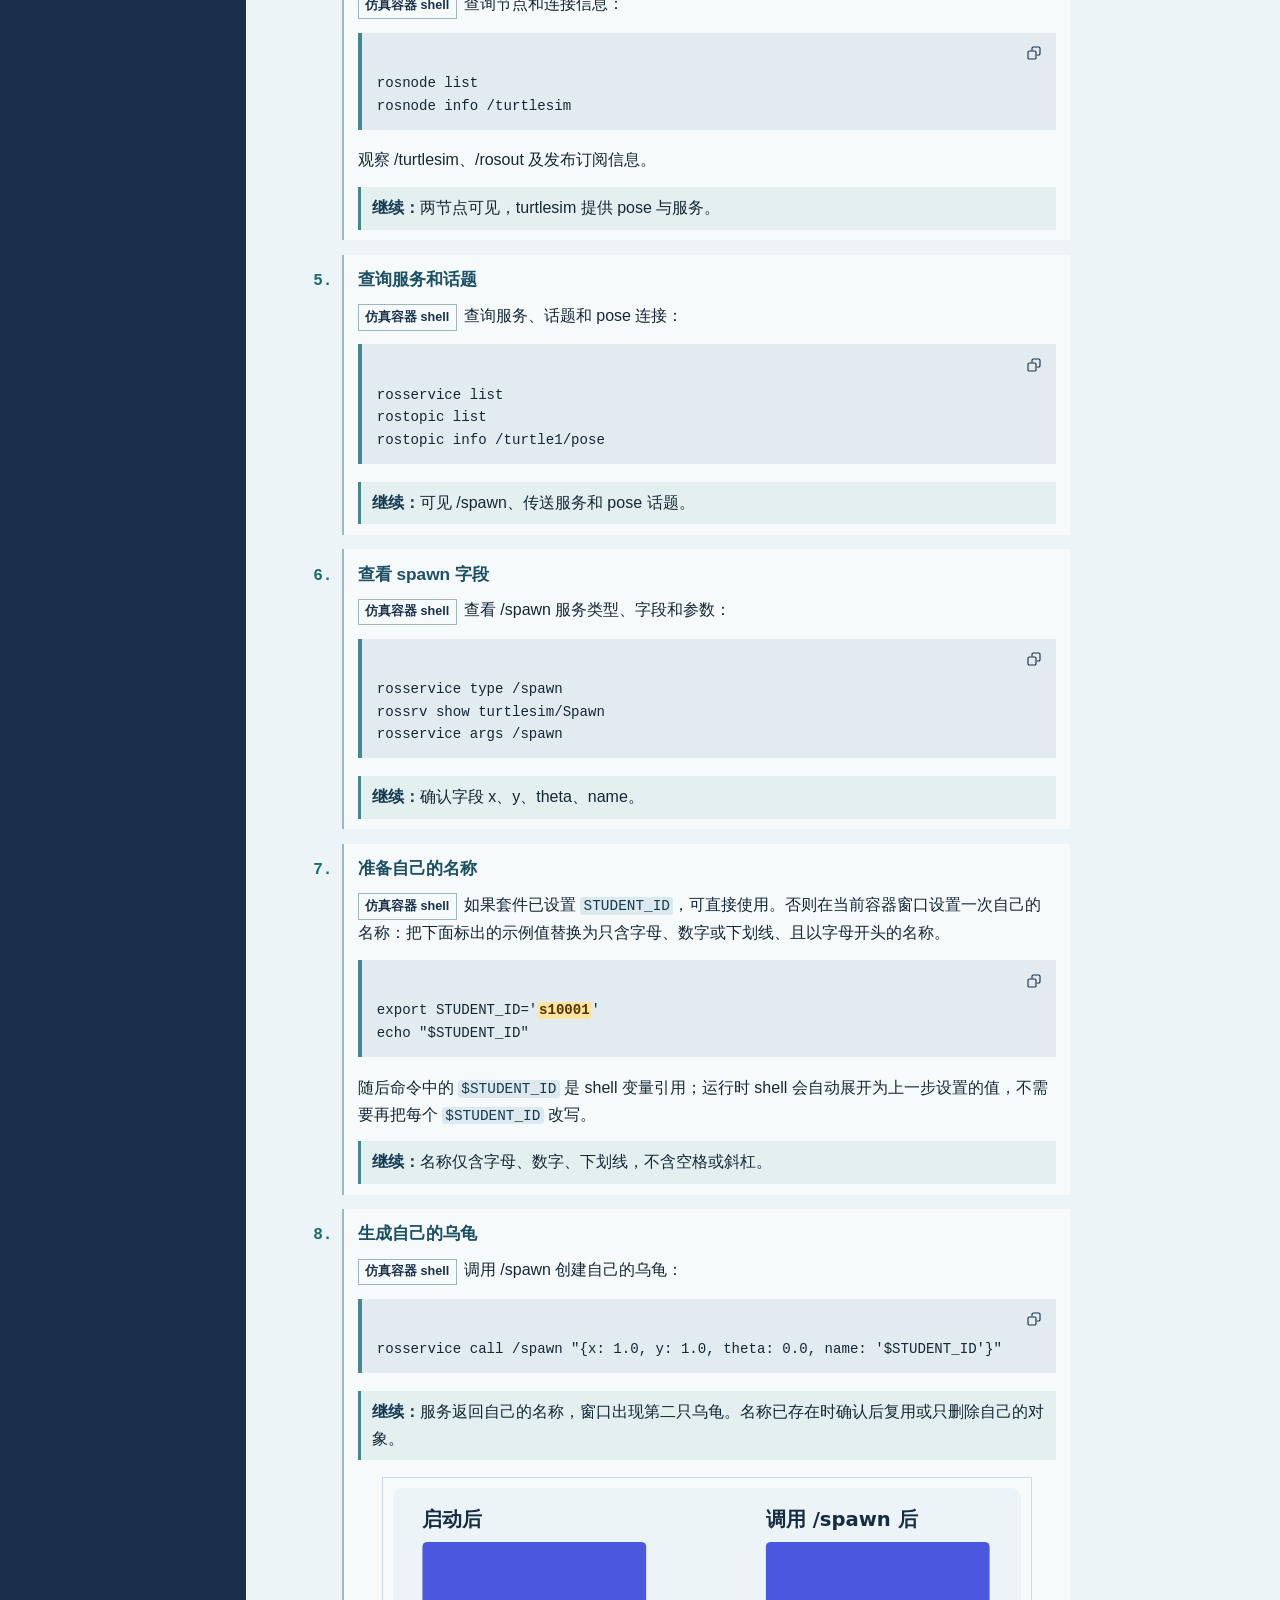
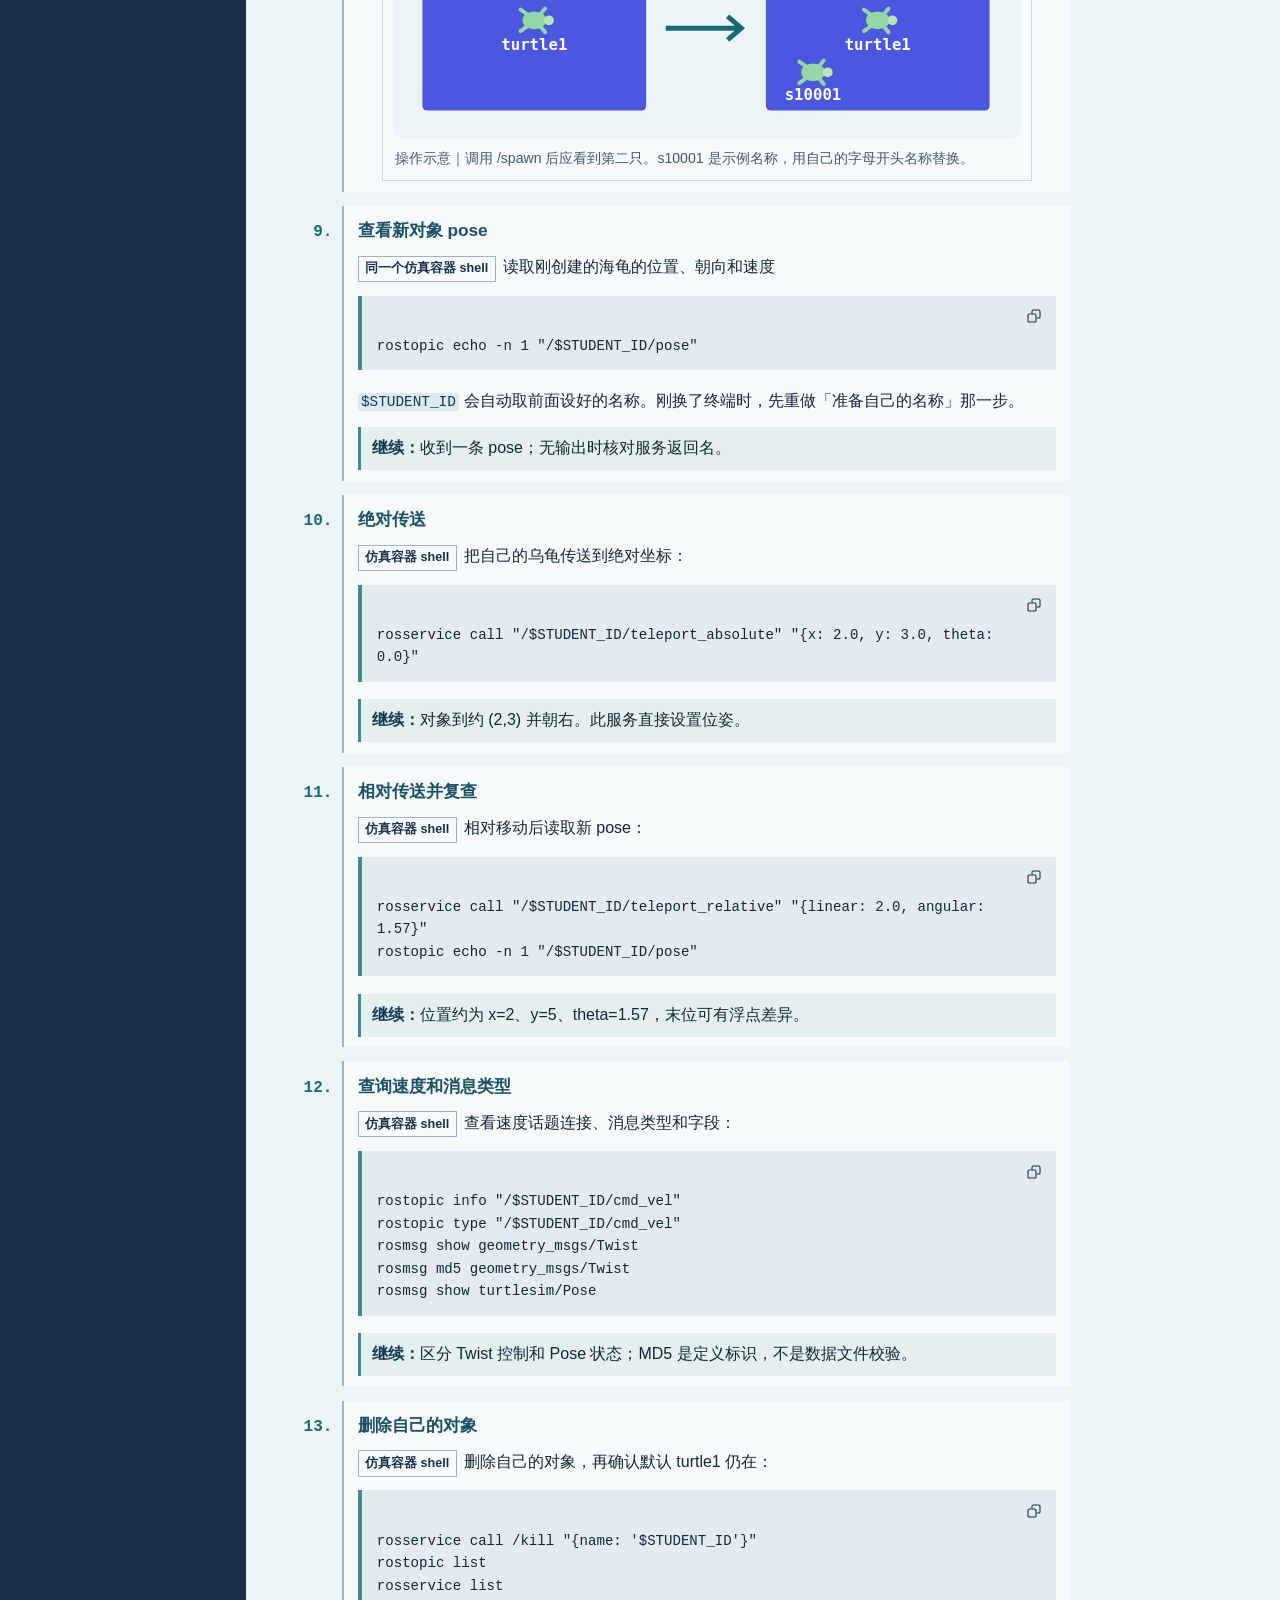
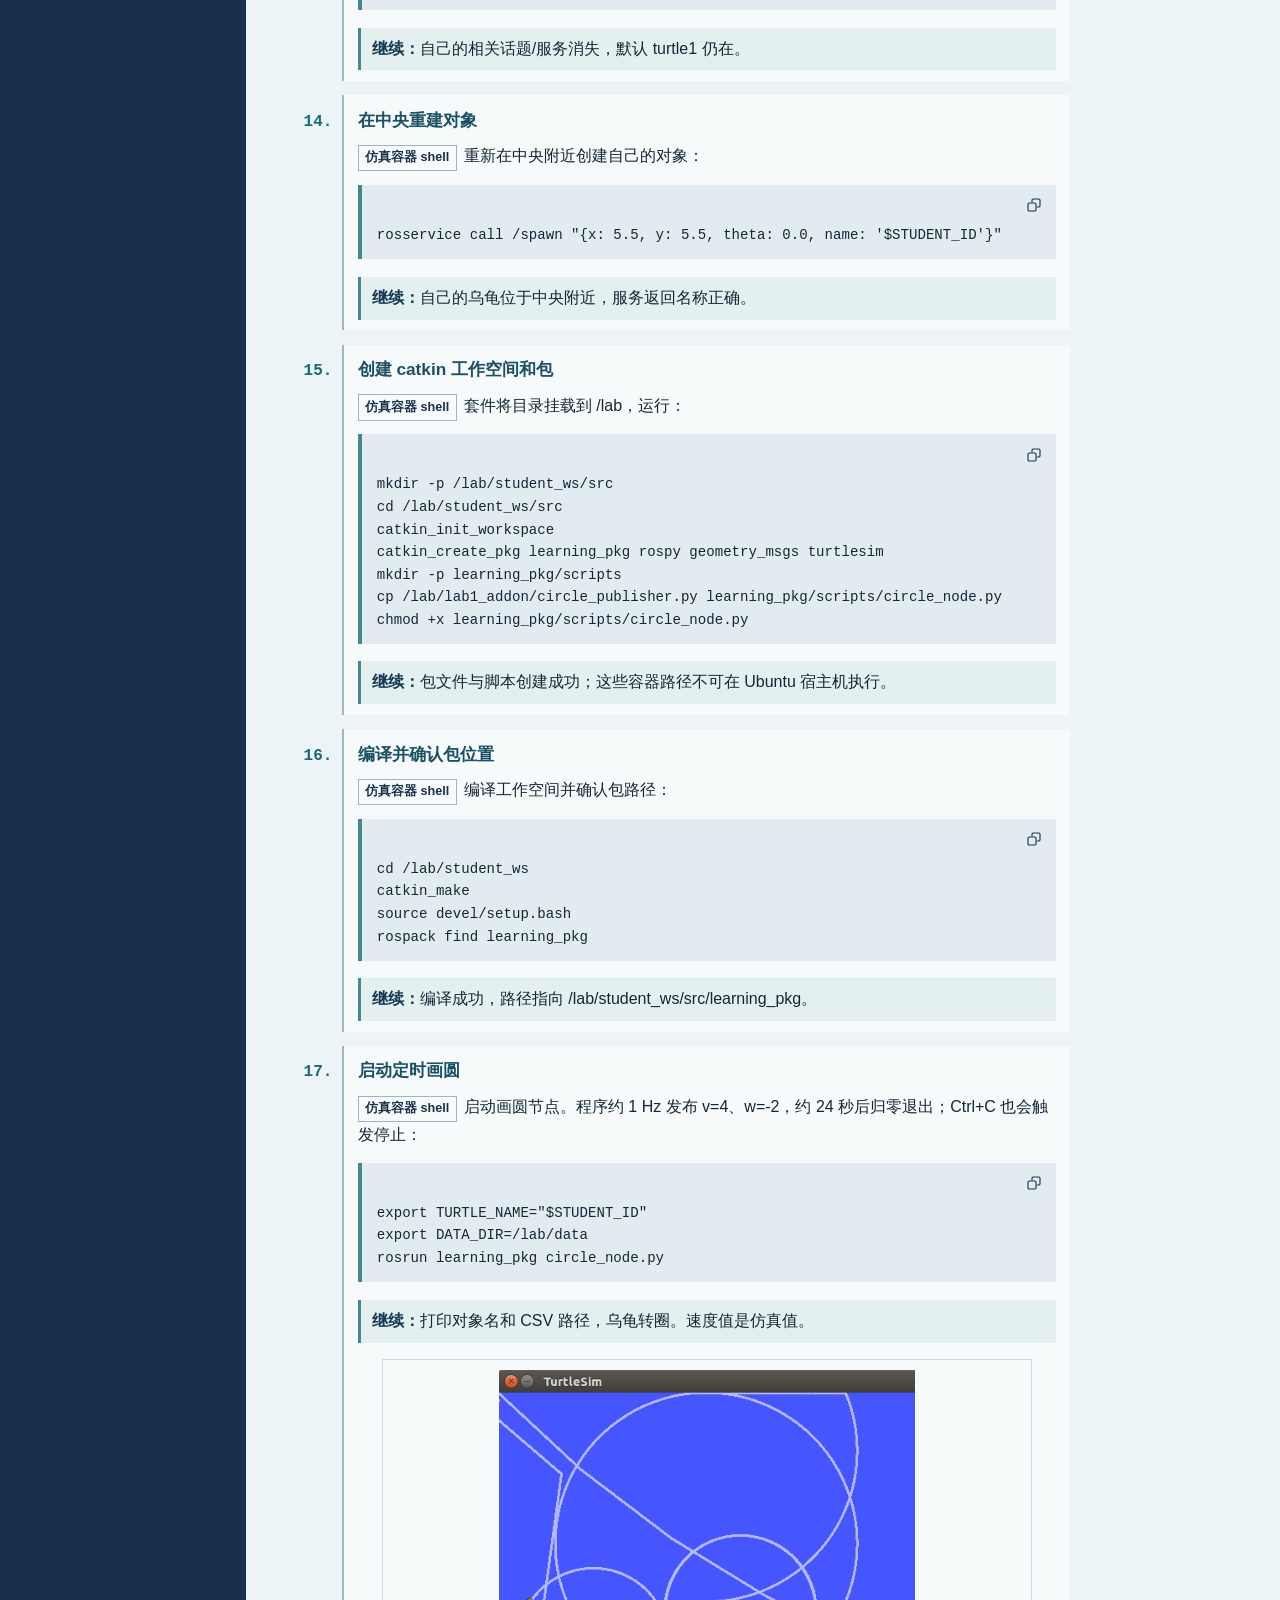
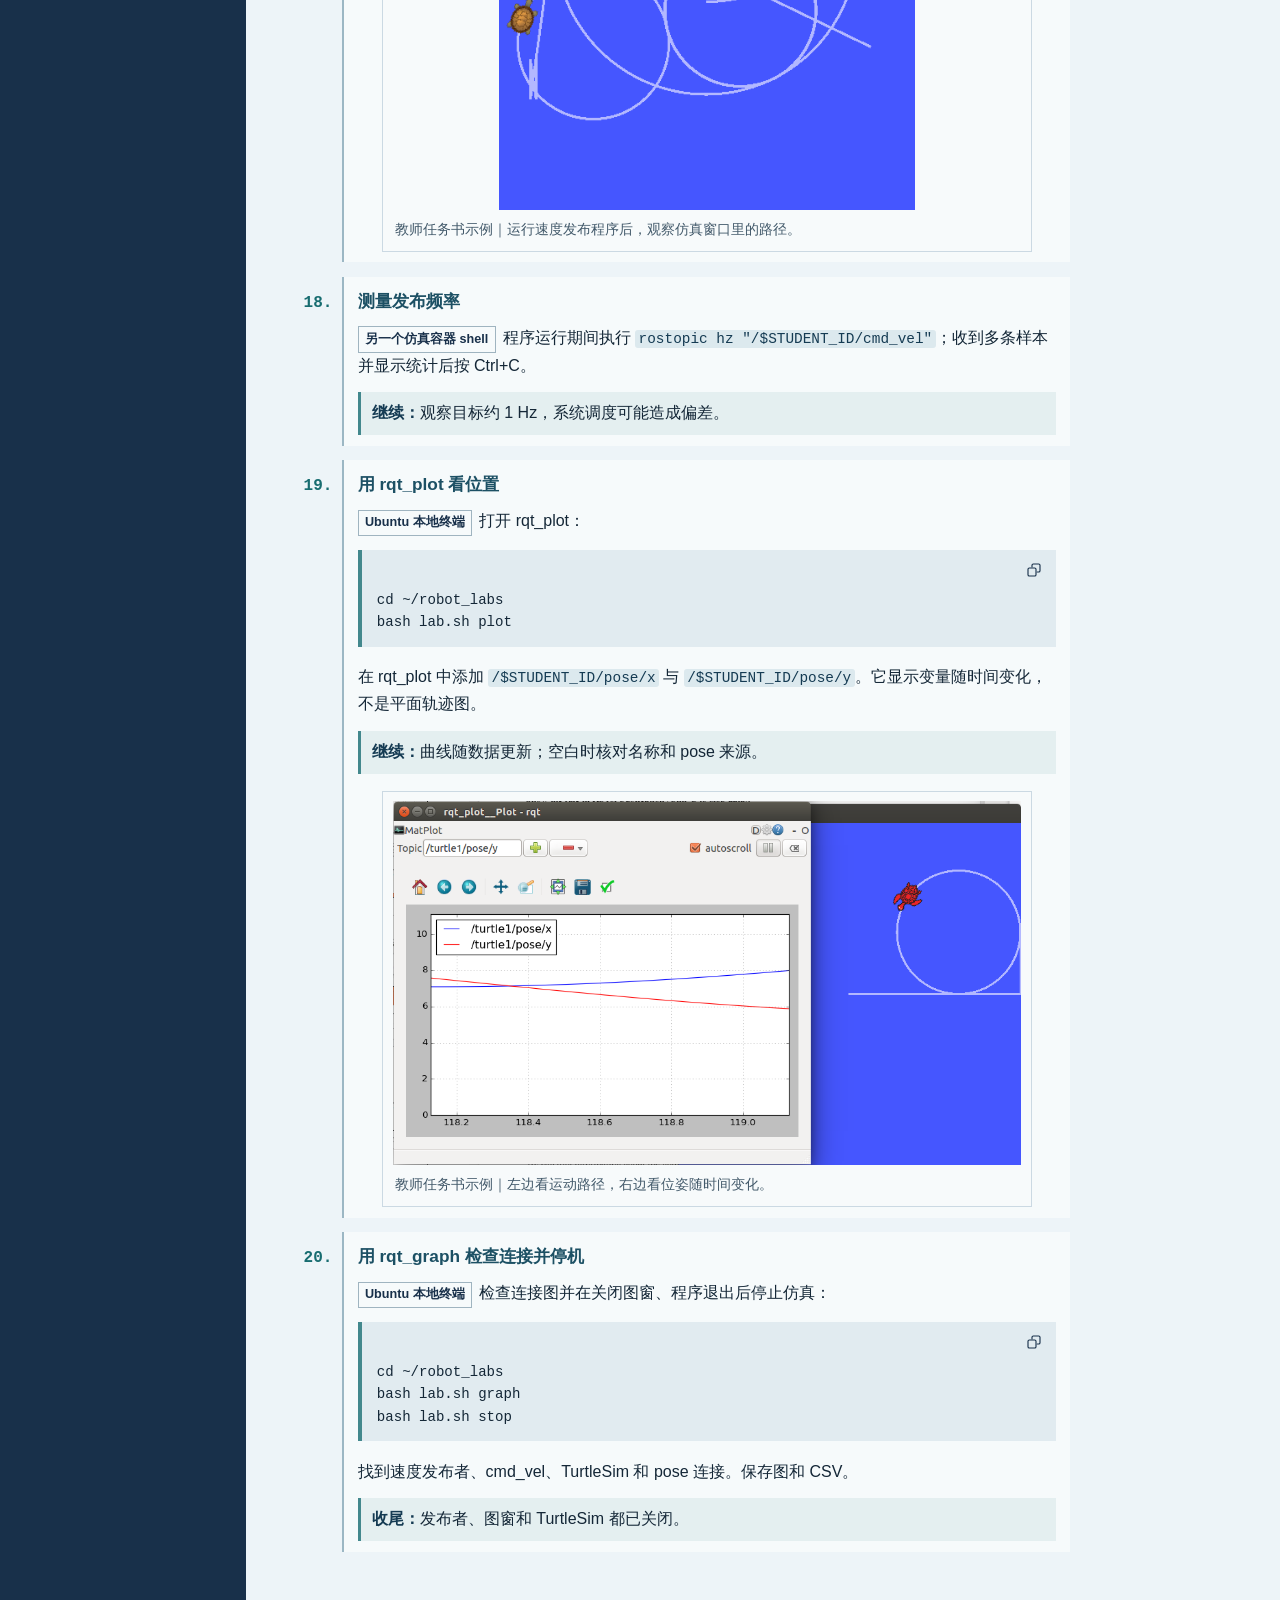
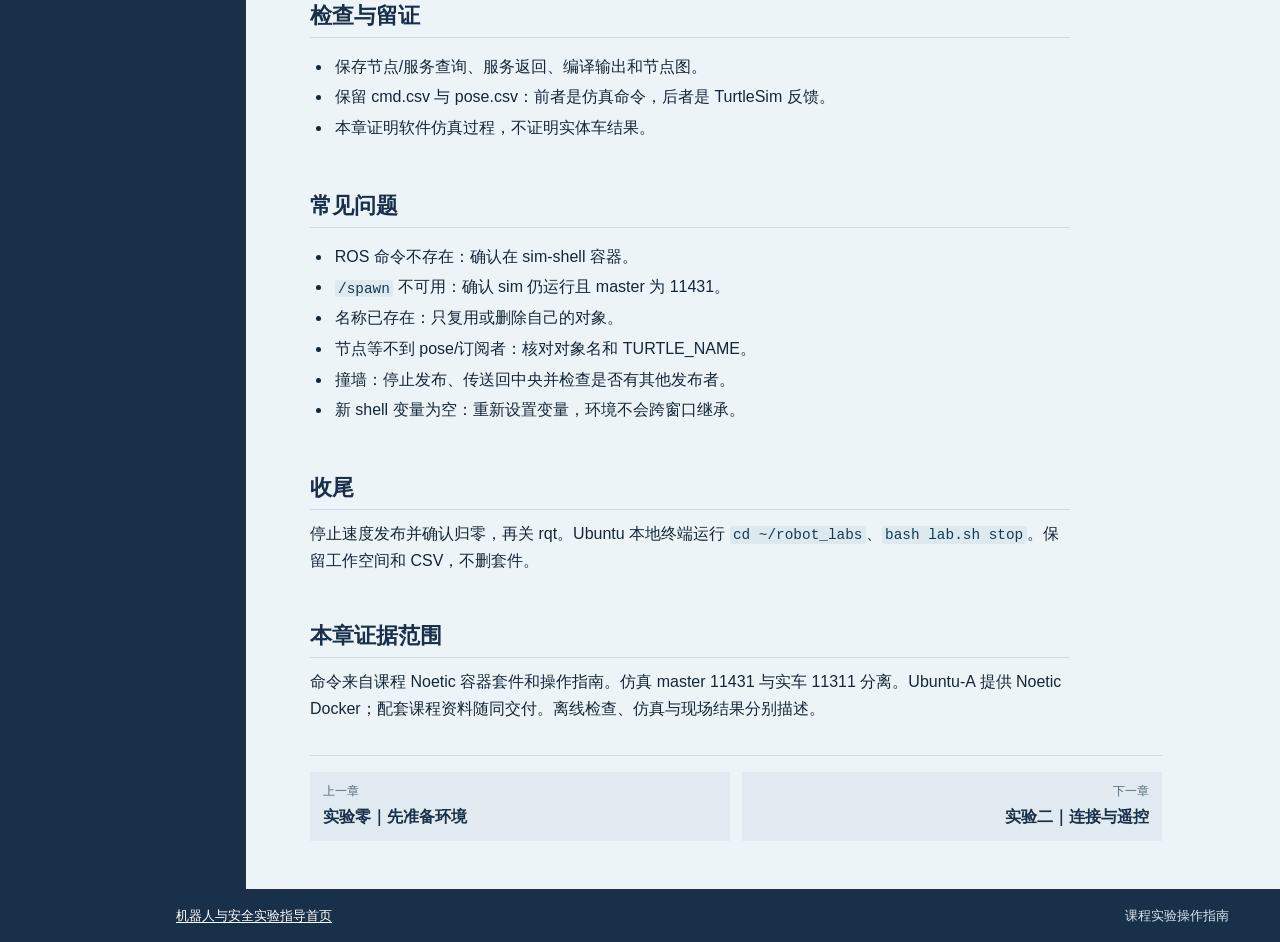
<file: lab-01.html>
<!doctype html>
<html lang="zh-CN"><head><meta charset="utf-8"><meta name="viewport" content="width=device-width, initial-scale=1"><meta name="color-scheme" content="light"><title>实验一｜ROS 基础与 TurtleSim · 机器人与安全实验指导</title><link rel="stylesheet" href="assets/site.css"><script src="assets/site.js" defer></script></head>
<body class="chapter-page"><a class="skip-link" href="#main-content">跳到正文</a>
<header class="site-header"><a class="brand" href="index.html"><span class="brand-mark" aria-hidden="true">R</span><span>机器人与安全<span class="brand-sub">实验指导 · 网页版</span></span></a><div class="header-meta"><span>实验 01 / 11</span><a href="index.html">回到首页</a></div></header>
<div class="chapter-layout"><aside class="chapter-aside"><details class="mobile-toc"><summary>打开实验目录</summary><nav aria-label="实验目录"><ol class="chapter-list"><li><a href="lab-00.html">00 <span>先准备环境</span></a></li>
<li><a href="lab-01.html" aria-current="page">01 <span>ROS 基础与 TurtleSim</span></a></li>
<li><a href="lab-02.html">02 <span>连接与遥控</span></a></li>
<li><a href="lab-03.html">03 <span>SLAM 与导航</span></a></li>
<li><a href="lab-04.html">04 <span>循线跟踪（选做）</span></a></li>
<li><a href="lab-05.html">05 <span>ARP 实验</span></a></li>
<li><a href="lab-06.html">06 <span>中间人实验</span></a></li>
<li><a href="lab-07.html">07 <span>有限 SYN 探测</span></a></li>
<li><a href="lab-08.html">08 <span>RSA 通信（选做）</span></a></li>
<li><a href="lab-09.html">09 <span>视觉识别</span></a></li>
<li><a href="lab-10.html">10 <span>SSH 口令安全（隔离）</span></a></li>
<li><a href="lab-11.html">11 <span>多机编队（选做）</span></a></li></ol></nav></details><nav class="desktop-toc" aria-label="实验目录"><p class="aside-title">实验目录</p><ol class="chapter-list"><li><a href="lab-00.html">00 <span>先准备环境</span></a></li>
<li><a href="lab-01.html" aria-current="page">01 <span>ROS 基础与 TurtleSim</span></a></li>
<li><a href="lab-02.html">02 <span>连接与遥控</span></a></li>
<li><a href="lab-03.html">03 <span>SLAM 与导航</span></a></li>
<li><a href="lab-04.html">04 <span>循线跟踪（选做）</span></a></li>
<li><a href="lab-05.html">05 <span>ARP 实验</span></a></li>
<li><a href="lab-06.html">06 <span>中间人实验</span></a></li>
<li><a href="lab-07.html">07 <span>有限 SYN 探测</span></a></li>
<li><a href="lab-08.html">08 <span>RSA 通信（选做）</span></a></li>
<li><a href="lab-09.html">09 <span>视觉识别</span></a></li>
<li><a href="lab-10.html">10 <span>SSH 口令安全（隔离）</span></a></li>
<li><a href="lab-11.html">11 <span>多机编队（选做）</span></a></li></ol></nav><nav class="page-toc" aria-label="本页内容"><p class="aside-title">本页内容</p><ol><li><a href="#goal">本章目标</a></li>
<li><a href="#prepare">准备环境</a></li>
<li><a href="#steps">操作步骤</a></li>
<li><a href="#check">检查与留证</a></li>
<li><a href="#troubleshoot">常见问题</a></li>
<li><a href="#finish">收尾</a></li>
<li><a href="#evidence">本章证据范围</a></li></ol></nav></aside>
<main class="chapter-main" id="main-content"><div class="chapter-heading"><div><p class="eyebrow">实验 01 · 节点、话题、服务、消息与仿真编程</p><h1>实验一｜ROS 基础与 TurtleSim</h1></div><a class="print-link" href="#" data-print>打印本章</a></div><article class="prose"><section id="goal"><h2>本章目标</h2><p>在 ROS 1 Noetic TurtleSim 中认识节点、话题、服务和消息，调用生成、传送、删除服务，建立 catkin 功能包并观察定时画圆。全章只用本机仿真 master <code>127.0.0.1:11431</code>，不连接实体车。</p><p class="callout"><strong>依赖：</strong>使用交付的 Ubuntu-A 控制机与 ROS 1 Noetic Docker 环境；课程脚本和本章资料位于同级“实验文件”中，按该目录说明核对并运行软件检查。</p></section>
<section id="prepare"><h2>准备：分清终端</h2><p>命令来自课程 <code>robot_labs/lab.sh</code> 和操作指南。入口命令 <code>bash lab.sh …</code> 在 Ubuntu 本地终端执行；ROS 查询在 <code>sim-shell</code> 容器中执行。每个新 Ubuntu 终端先进入 <code>~/robot_labs</code>。</p></section>
<section id="steps"><h2>操作步骤：从启动到停机</h2><ol class="walkthrough">
<li><h3>检查课程软件</h3><p><span class="role-tag">Ubuntu 本地终端 A</span>在 Ubuntu 终端进入套件目录并检查软件：</p><pre><code>cd ~/robot_labs
bash lab.sh health</code></pre><p class="checkpoint"><strong>继续：</strong>显示 <code>SOFTWARE_CHECK_PASS</code>。这是离线检查，不是实车结果；失败时按套件指南处理。</p></li>
<li><h3>启动 TurtleSim</h3><p><span class="role-tag">Ubuntu 本地终端 A</span>启动 TurtleSim 并保持该终端：</p><pre><code>cd ~/robot_labs
bash lab.sh sim</code></pre><p class="checkpoint"><strong>继续：</strong>蓝色窗口出现默认 turtle1。入口已启动本机 master，不要另开 roscore。</p></li>
<li><h3>打开仿真 shell</h3><p><span class="role-tag">Ubuntu 本地终端 B</span>另开终端进入仿真容器，确认 ROS 发行版和 master：</p><pre><code>cd ~/robot_labs
bash lab.sh sim-shell
echo "$ROS_DISTRO $ROS_MASTER_URI"</code></pre><p class="checkpoint"><strong>继续：</strong>显示 Noetic 和本机 11431；显示小车地址/11311 就退出重开。</p></li>
<li><h3>查询节点</h3><p><span class="role-tag">仿真容器 shell</span>查询节点和连接信息：</p><pre><code>rosnode list
rosnode info /turtlesim</code></pre><p>观察 /turtlesim、/rosout 及发布订阅信息。</p><p class="checkpoint"><strong>继续：</strong>两节点可见，turtlesim 提供 pose 与服务。</p></li>
<li><h3>查询服务和话题</h3><p><span class="role-tag">仿真容器 shell</span>查询服务、话题和 pose 连接：</p><pre><code>rosservice list
rostopic list
rostopic info /turtle1/pose</code></pre><p class="checkpoint"><strong>继续：</strong>可见 /spawn、传送服务和 pose 话题。</p></li>
<li><h3>查看 spawn 字段</h3><p><span class="role-tag">仿真容器 shell</span>查看 /spawn 服务类型、字段和参数：</p><pre><code>rosservice type /spawn
rossrv show turtlesim/Spawn
rosservice args /spawn</code></pre><p class="checkpoint"><strong>继续：</strong>确认字段 x、y、theta、name。</p></li>
<li><h3>准备自己的名称</h3><p><span class="role-tag">仿真容器 shell</span>如果套件已设置 <code>STUDENT_ID</code>，可直接使用。否则在当前容器窗口设置一次自己的名称：把下面标出的示例值替换为只含字母、数字或下划线、且以字母开头的名称。</p><pre><code>export STUDENT_ID='<mark class="replace-value">s10001</mark>'
echo "$STUDENT_ID"</code></pre><p>随后命令中的 <code>$STUDENT_ID</code> 是 shell 变量引用；运行时 shell 会自动展开为上一步设置的值，不需要再把每个 <code>$STUDENT_ID</code> 改写。</p><p class="checkpoint"><strong>继续：</strong>名称仅含字母、数字、下划线，不含空格或斜杠。</p></li>
<li><h3>生成自己的乌龟</h3><p><span class="role-tag">仿真容器 shell</span>调用 /spawn 创建自己的乌龟：</p><pre><code>rosservice call /spawn "{x: 1.0, y: 1.0, theta: 0.0, name: '$STUDENT_ID'}"</code></pre><p class="checkpoint"><strong>继续：</strong>服务返回自己的名称，窗口出现第二只乌龟。名称已存在时确认后复用或只删除自己的对象。</p><figure class="lesson-figure"><img src="assets/guide/turtlesim-spawn.svg" alt="示意对照图。调用前只有 turtle1，调用后左下角多出示例 s10001。" loading="lazy"><figcaption>操作示意｜调用 /spawn 后应看到第二只。s10001 是示例名称，用自己的字母开头名称替换。</figcaption></figure></li>
<li><h3>查看新对象 pose</h3><p><span class="role-tag">同一个仿真容器 shell</span>读取刚创建的海龟的位置、朝向和速度</p><pre><code>rostopic echo -n 1 "/$STUDENT_ID/pose"</code></pre><p><code>$STUDENT_ID</code> 会自动取前面设好的名称。刚换了终端时，先重做「准备自己的名称」那一步。</p><p class="checkpoint"><strong>继续：</strong>收到一条 pose；无输出时核对服务返回名。</p></li>
<li><h3>绝对传送</h3><p><span class="role-tag">仿真容器 shell</span>把自己的乌龟传送到绝对坐标：</p><pre><code>rosservice call "/$STUDENT_ID/teleport_absolute" "{x: 2.0, y: 3.0, theta: 0.0}"</code></pre><p class="checkpoint"><strong>继续：</strong>对象到约 (2,3) 并朝右。此服务直接设置位姿。</p></li>
<li><h3>相对传送并复查</h3><p><span class="role-tag">仿真容器 shell</span>相对移动后读取新 pose：</p><pre><code>rosservice call "/$STUDENT_ID/teleport_relative" "{linear: 2.0, angular: 1.57}"
rostopic echo -n 1 "/$STUDENT_ID/pose"</code></pre><p class="checkpoint"><strong>继续：</strong>位置约为 x=2、y=5、theta=1.57，末位可有浮点差异。</p></li>
<li><h3>查询速度和消息类型</h3><p><span class="role-tag">仿真容器 shell</span>查看速度话题连接、消息类型和字段：</p><pre><code>rostopic info "/$STUDENT_ID/cmd_vel"
rostopic type "/$STUDENT_ID/cmd_vel"
rosmsg show geometry_msgs/Twist
rosmsg md5 geometry_msgs/Twist
rosmsg show turtlesim/Pose</code></pre><p class="checkpoint"><strong>继续：</strong>区分 Twist 控制和 Pose 状态；MD5 是定义标识，不是数据文件校验。</p></li>
<li><h3>删除自己的对象</h3><p><span class="role-tag">仿真容器 shell</span>删除自己的对象，再确认默认 turtle1 仍在：</p><pre><code>rosservice call /kill "{name: '$STUDENT_ID'}"
rostopic list
rosservice list</code></pre><p class="checkpoint"><strong>继续：</strong>自己的相关话题/服务消失，默认 turtle1 仍在。</p></li>
<li><h3>在中央重建对象</h3><p><span class="role-tag">仿真容器 shell</span>重新在中央附近创建自己的对象：</p><pre><code>rosservice call /spawn "{x: 5.5, y: 5.5, theta: 0.0, name: '$STUDENT_ID'}"</code></pre><p class="checkpoint"><strong>继续：</strong>自己的乌龟位于中央附近，服务返回名称正确。</p></li>
<li><h3>创建 catkin 工作空间和包</h3><p><span class="role-tag">仿真容器 shell</span>套件将目录挂载到 /lab，运行：</p><pre><code>mkdir -p /lab/student_ws/src
cd /lab/student_ws/src
catkin_init_workspace
catkin_create_pkg learning_pkg rospy geometry_msgs turtlesim
mkdir -p learning_pkg/scripts
cp /lab/lab1_addon/circle_publisher.py learning_pkg/scripts/circle_node.py
chmod +x learning_pkg/scripts/circle_node.py</code></pre><p class="checkpoint"><strong>继续：</strong>包文件与脚本创建成功；这些容器路径不可在 Ubuntu 宿主机执行。</p></li>
<li><h3>编译并确认包位置</h3><p><span class="role-tag">仿真容器 shell</span>编译工作空间并确认包路径：</p><pre><code>cd /lab/student_ws
catkin_make
source devel/setup.bash
rospack find learning_pkg</code></pre><p class="checkpoint"><strong>继续：</strong>编译成功，路径指向 /lab/student_ws/src/learning_pkg。</p></li>
<li><h3>启动定时画圆</h3><p><span class="role-tag">仿真容器 shell</span>启动画圆节点。程序约 1 Hz 发布 v=4、w=-2，约 24 秒后归零退出；Ctrl+C 也会触发停止：</p><pre><code>export TURTLE_NAME="$STUDENT_ID"
export DATA_DIR=/lab/data
rosrun learning_pkg circle_node.py</code></pre><p class="checkpoint"><strong>继续：</strong>打印对象名和 CSV 路径，乌龟转圈。速度值是仿真值。</p><figure class="lesson-figure"><img src="assets/guide/lab-01-02.png" alt="TurtleSim 蓝色窗口中的海龟和轨迹" loading="lazy"><figcaption>教师任务书示例｜运行速度发布程序后，观察仿真窗口里的路径。</figcaption></figure></li>
<li><h3>测量发布频率</h3><p><span class="role-tag">另一个仿真容器 shell</span>程序运行期间执行 <code>rostopic hz "/$STUDENT_ID/cmd_vel"</code>；收到多条样本并显示统计后按 Ctrl+C。</p><p class="checkpoint"><strong>继续：</strong>观察目标约 1 Hz，系统调度可能造成偏差。</p></li>
<li><h3>用 rqt_plot 看位置</h3><p><span class="role-tag">Ubuntu 本地终端</span>打开 rqt_plot：</p><pre><code>cd ~/robot_labs
bash lab.sh plot</code></pre><p>在 rqt_plot 中添加 <code>/$STUDENT_ID/pose/x</code> 与 <code>/$STUDENT_ID/pose/y</code>。它显示变量随时间变化，不是平面轨迹图。</p><p class="checkpoint"><strong>继续：</strong>曲线随数据更新；空白时核对名称和 pose 来源。</p><figure class="lesson-figure"><img src="assets/guide/lab-01-03.png" alt="TurtleSim 轨迹窗口旁边的 rqt_plot 曲线" loading="lazy"><figcaption>教师任务书示例｜左边看运动路径，右边看位姿随时间变化。</figcaption></figure></li>
<li><h3>用 rqt_graph 检查连接并停机</h3><p><span class="role-tag">Ubuntu 本地终端</span>检查连接图并在关闭图窗、程序退出后停止仿真：</p><pre><code>cd ~/robot_labs
bash lab.sh graph
bash lab.sh stop</code></pre><p>找到速度发布者、cmd_vel、TurtleSim 和 pose 连接。保存图和 CSV。</p><p class="checkpoint"><strong>收尾：</strong>发布者、图窗和 TurtleSim 都已关闭。</p></li>
</ol></section>
<section id="check"><h2>检查与留证</h2><ul><li>保存节点/服务查询、服务返回、编译输出和节点图。</li><li>保留 cmd.csv 与 pose.csv：前者是仿真命令，后者是 TurtleSim 反馈。</li><li>本章证明软件仿真过程，不证明实体车结果。</li></ul></section>
<section id="troubleshoot"><h2>常见问题</h2><ul><li>ROS 命令不存在：确认在 sim-shell 容器。</li><li><code>/spawn</code> 不可用：确认 sim 仍运行且 master 为 11431。</li><li>名称已存在：只复用或删除自己的对象。</li><li>节点等不到 pose/订阅者：核对对象名和 TURTLE_NAME。</li><li>撞墙：停止发布、传送回中央并检查是否有其他发布者。</li><li>新 shell 变量为空：重新设置变量，环境不会跨窗口继承。</li></ul></section>
<section id="finish"><h2>收尾</h2><p>停止速度发布并确认归零，再关 rqt。Ubuntu 本地终端运行 <code>cd ~/robot_labs</code>、<code>bash lab.sh stop</code>。保留工作空间和 CSV，不删套件。</p></section>
<section id="evidence"><h2>本章证据范围</h2><p>命令来自课程 Noetic 容器套件和操作指南。仿真 master 11431 与实车 11311 分离。Ubuntu-A 提供 Noetic Docker；配套课程资料随同交付。离线检查、仿真与现场结果分别描述。</p></section>
</article>
<nav class="chapter-pagination" aria-label="章节切换"><a href="lab-00.html"><span>上一章</span>实验零｜先准备环境</a><a href="lab-02.html"><span>下一章</span>实验二｜连接与遥控</a></nav></main></div>
<footer class="site-footer"><a href="index.html">机器人与安全实验指导首页</a><span>课程实验操作指南</span></footer></body></html>
</file>
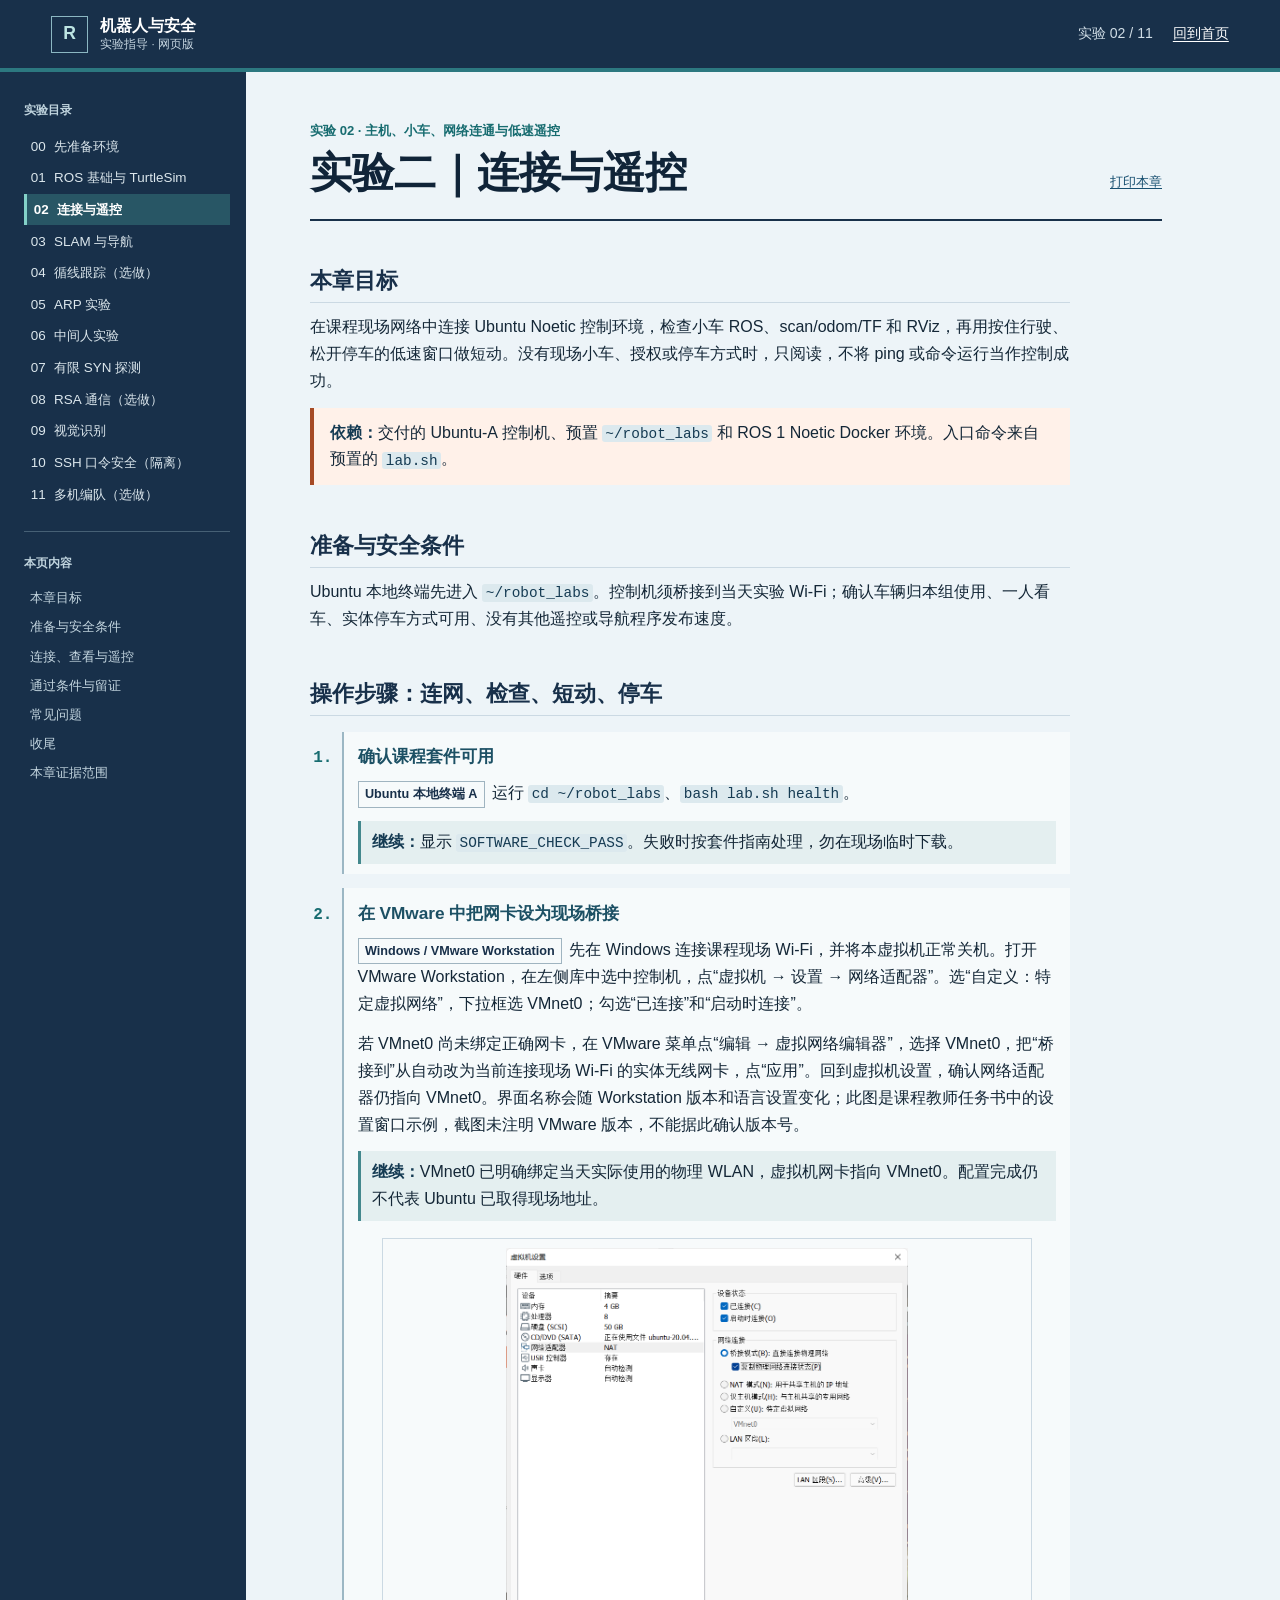
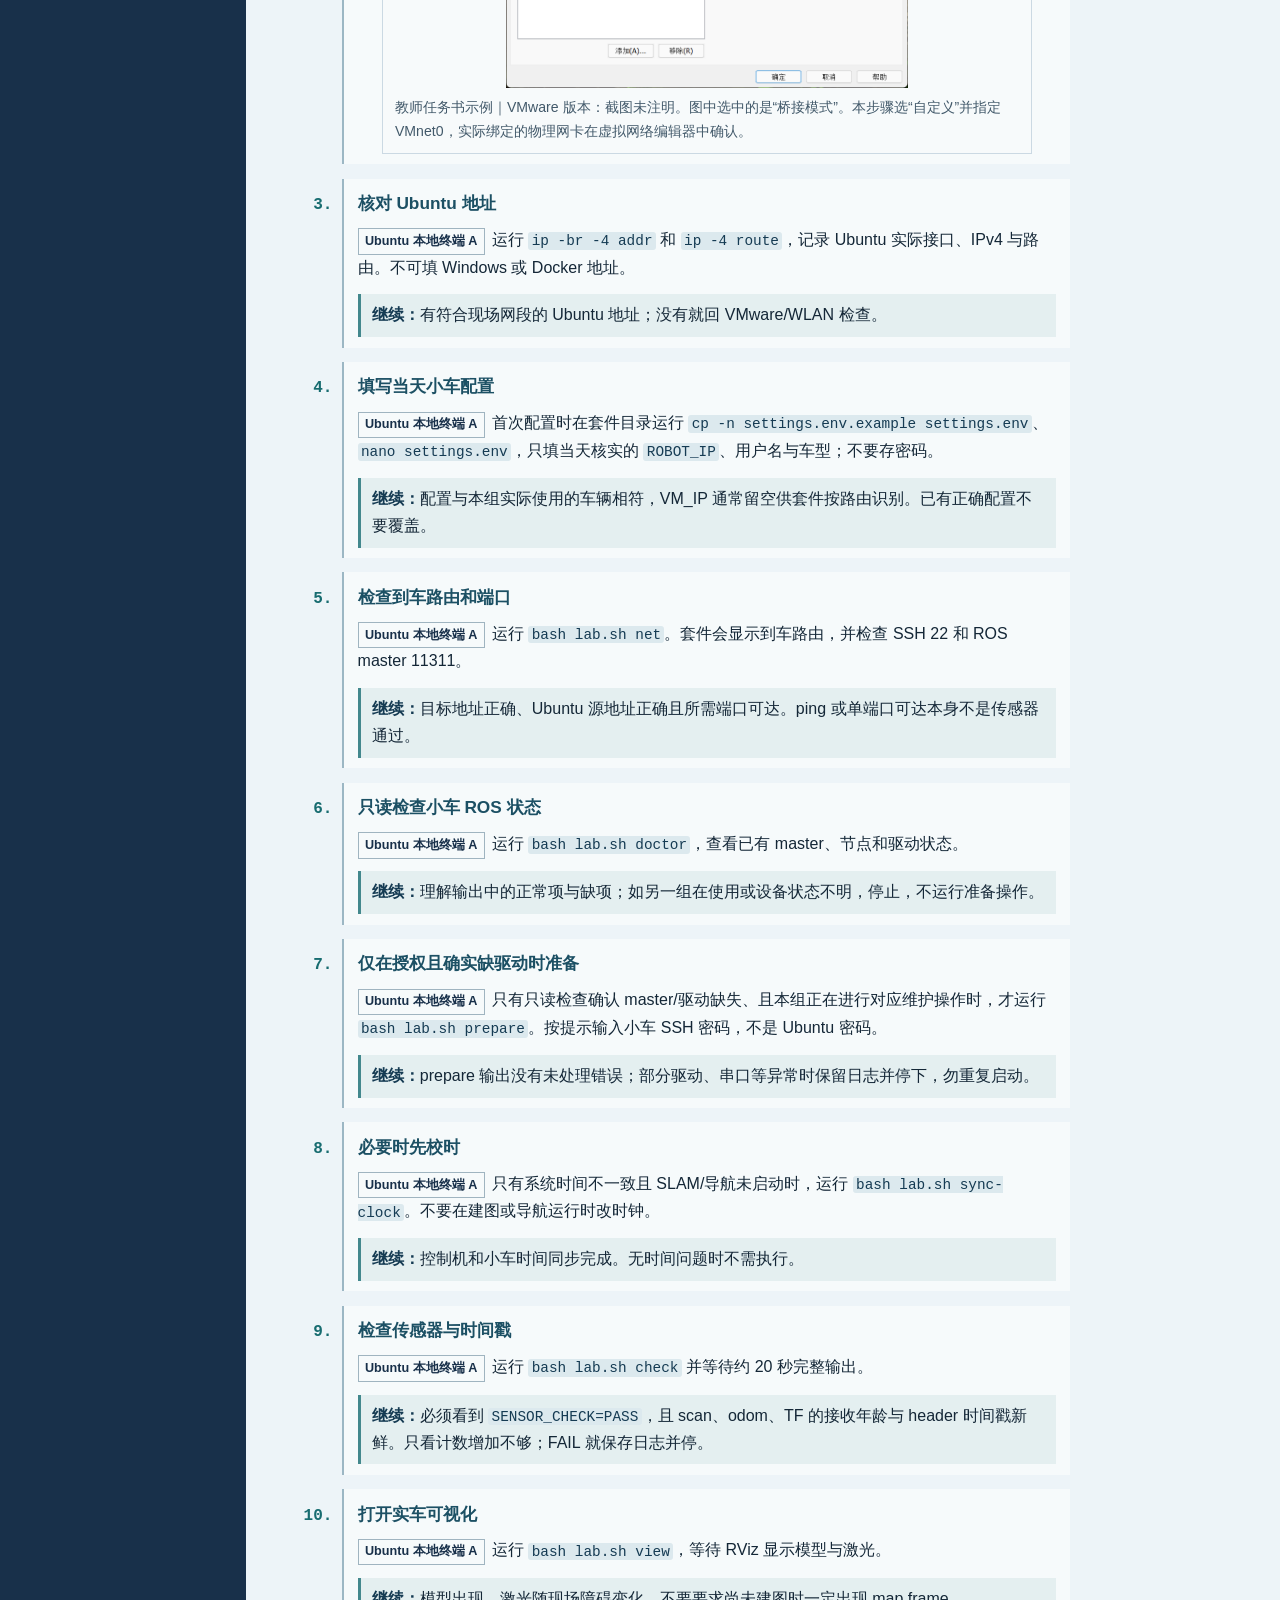
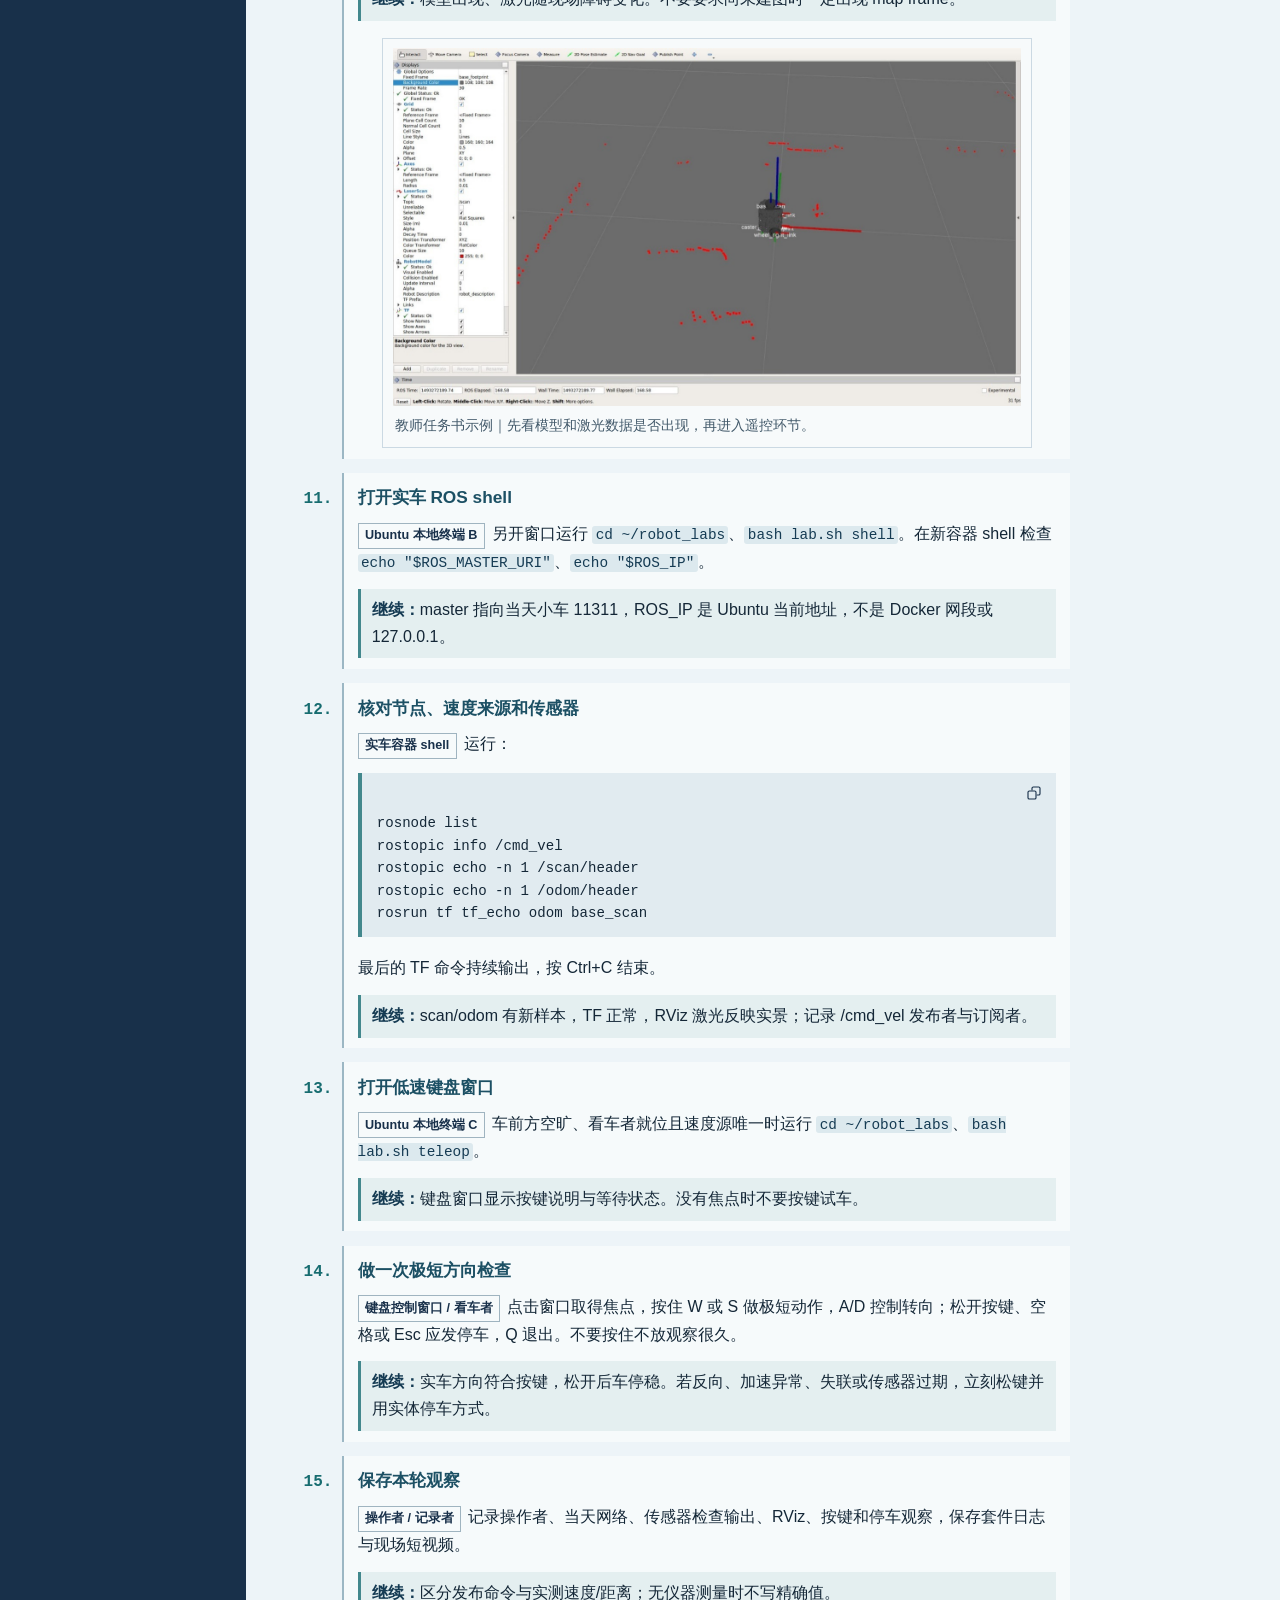
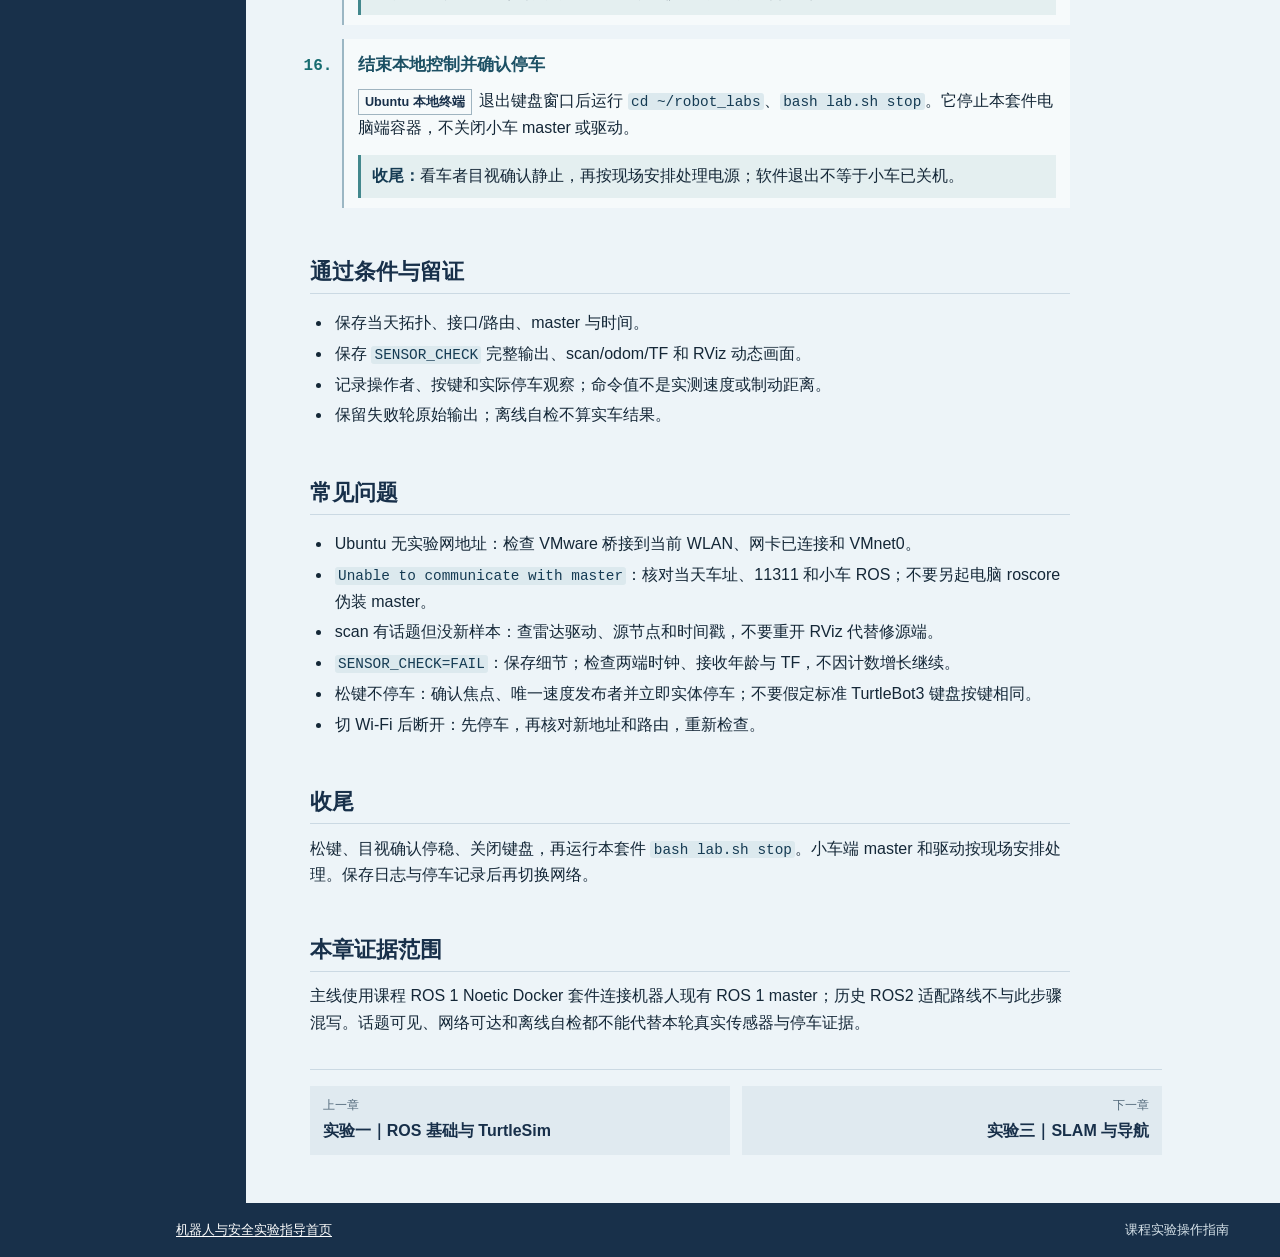
<file: lab-02.html>
<!doctype html>
<html lang="zh-CN"><head><meta charset="utf-8"><meta name="viewport" content="width=device-width, initial-scale=1"><meta name="color-scheme" content="light"><title>实验二｜连接与遥控 · 机器人与安全实验指导</title><link rel="stylesheet" href="assets/site.css"><script src="assets/site.js" defer></script></head>
<body class="chapter-page"><a class="skip-link" href="#main-content">跳到正文</a>
<header class="site-header"><a class="brand" href="index.html"><span class="brand-mark" aria-hidden="true">R</span><span>机器人与安全<span class="brand-sub">实验指导 · 网页版</span></span></a><div class="header-meta"><span>实验 02 / 11</span><a href="index.html">回到首页</a></div></header>
<div class="chapter-layout"><aside class="chapter-aside"><details class="mobile-toc"><summary>打开实验目录</summary><nav aria-label="实验目录"><ol class="chapter-list"><li><a href="lab-00.html">00 <span>先准备环境</span></a></li>
<li><a href="lab-01.html">01 <span>ROS 基础与 TurtleSim</span></a></li>
<li><a href="lab-02.html" aria-current="page">02 <span>连接与遥控</span></a></li>
<li><a href="lab-03.html">03 <span>SLAM 与导航</span></a></li>
<li><a href="lab-04.html">04 <span>循线跟踪（选做）</span></a></li>
<li><a href="lab-05.html">05 <span>ARP 实验</span></a></li>
<li><a href="lab-06.html">06 <span>中间人实验</span></a></li>
<li><a href="lab-07.html">07 <span>有限 SYN 探测</span></a></li>
<li><a href="lab-08.html">08 <span>RSA 通信（选做）</span></a></li>
<li><a href="lab-09.html">09 <span>视觉识别</span></a></li>
<li><a href="lab-10.html">10 <span>SSH 口令安全（隔离）</span></a></li>
<li><a href="lab-11.html">11 <span>多机编队（选做）</span></a></li></ol></nav></details><nav class="desktop-toc" aria-label="实验目录"><p class="aside-title">实验目录</p><ol class="chapter-list"><li><a href="lab-00.html">00 <span>先准备环境</span></a></li>
<li><a href="lab-01.html">01 <span>ROS 基础与 TurtleSim</span></a></li>
<li><a href="lab-02.html" aria-current="page">02 <span>连接与遥控</span></a></li>
<li><a href="lab-03.html">03 <span>SLAM 与导航</span></a></li>
<li><a href="lab-04.html">04 <span>循线跟踪（选做）</span></a></li>
<li><a href="lab-05.html">05 <span>ARP 实验</span></a></li>
<li><a href="lab-06.html">06 <span>中间人实验</span></a></li>
<li><a href="lab-07.html">07 <span>有限 SYN 探测</span></a></li>
<li><a href="lab-08.html">08 <span>RSA 通信（选做）</span></a></li>
<li><a href="lab-09.html">09 <span>视觉识别</span></a></li>
<li><a href="lab-10.html">10 <span>SSH 口令安全（隔离）</span></a></li>
<li><a href="lab-11.html">11 <span>多机编队（选做）</span></a></li></ol></nav><nav class="page-toc" aria-label="本页内容"><p class="aside-title">本页内容</p><ol><li><a href="#goal">本章目标</a></li>
<li><a href="#prepare">准备与安全条件</a></li>
<li><a href="#steps">连接、查看与遥控</a></li>
<li><a href="#check">通过条件与留证</a></li>
<li><a href="#troubleshoot">常见问题</a></li>
<li><a href="#finish">收尾</a></li>
<li><a href="#evidence">本章证据范围</a></li></ol></nav></aside>
<main class="chapter-main" id="main-content"><div class="chapter-heading"><div><p class="eyebrow">实验 02 · 主机、小车、网络连通与低速遥控</p><h1>实验二｜连接与遥控</h1></div><a class="print-link" href="#" data-print>打印本章</a></div><article class="prose"><section id="goal"><h2>本章目标</h2><p>在课程现场网络中连接 Ubuntu Noetic 控制环境，检查小车 ROS、scan/odom/TF 和 RViz，再用按住行驶、松开停车的低速窗口做短动。没有现场小车、授权或停车方式时，只阅读，不将 ping 或命令运行当作控制成功。</p><p class="callout"><strong>依赖：</strong>交付的 Ubuntu-A 控制机、预置 <code>~/robot_labs</code> 和 ROS 1 Noetic Docker 环境。入口命令来自预置的 <code>lab.sh</code>。</p></section>
<section id="prepare"><h2>准备与安全条件</h2><p>Ubuntu 本地终端先进入 <code>~/robot_labs</code>。控制机须桥接到当天实验 Wi-Fi；确认车辆归本组使用、一人看车、实体停车方式可用、没有其他遥控或导航程序发布速度。</p></section>
<section id="steps"><h2>操作步骤：连网、检查、短动、停车</h2><ol class="walkthrough">
<li><h3>确认课程套件可用</h3><p><span class="role-tag">Ubuntu 本地终端 A</span>运行 <code>cd ~/robot_labs</code>、<code>bash lab.sh health</code>。</p><p class="checkpoint"><strong>继续：</strong>显示 <code>SOFTWARE_CHECK_PASS</code>。失败时按套件指南处理，勿在现场临时下载。</p></li>
<li><h3>在 VMware 中把网卡设为现场桥接</h3><p><span class="role-tag">Windows / VMware Workstation</span>先在 Windows 连接课程现场 Wi-Fi，并将本虚拟机正常关机。打开 VMware Workstation，在左侧库中选中控制机，点“虚拟机 → 设置 → 网络适配器”。选“自定义：特定虚拟网络”，下拉框选 VMnet0；勾选“已连接”和“启动时连接”。</p><p>若 VMnet0 尚未绑定正确网卡，在 VMware 菜单点“编辑 → 虚拟网络编辑器”，选择 VMnet0，把“桥接到”从自动改为当前连接现场 Wi-Fi 的实体无线网卡，点“应用”。回到虚拟机设置，确认网络适配器仍指向 VMnet0。界面名称会随 Workstation 版本和语言设置变化；此图是课程教师任务书中的设置窗口示例，截图未注明 VMware 版本，不能据此确认版本号。</p><p class="checkpoint"><strong>继续：</strong>VMnet0 已明确绑定当天实际使用的物理 WLAN，虚拟机网卡指向 VMnet0。配置完成仍不代表 Ubuntu 已取得现场地址。</p><figure class="lesson-figure"><img src="assets/guide/lab-02-02.png" alt="VMware 虚拟网卡桥接配置窗口" loading="lazy"><figcaption>教师任务书示例｜VMware 版本：截图未注明。图中选中的是“桥接模式”。本步骤选“自定义”并指定 VMnet0，实际绑定的物理网卡在虚拟网络编辑器中确认。</figcaption></figure></li>
<li><h3>核对 Ubuntu 地址</h3><p><span class="role-tag">Ubuntu 本地终端 A</span>运行 <code>ip -br -4 addr</code> 和 <code>ip -4 route</code>，记录 Ubuntu 实际接口、IPv4 与路由。不可填 Windows 或 Docker 地址。</p><p class="checkpoint"><strong>继续：</strong>有符合现场网段的 Ubuntu 地址；没有就回 VMware/WLAN 检查。</p></li>
<li><h3>填写当天小车配置</h3><p><span class="role-tag">Ubuntu 本地终端 A</span>首次配置时在套件目录运行 <code>cp -n settings.env.example settings.env</code>、<code>nano settings.env</code>，只填当天核实的 <code>ROBOT_IP</code>、用户名与车型；不要存密码。</p><p class="checkpoint"><strong>继续：</strong>配置与本组实际使用的车辆相符，VM_IP 通常留空供套件按路由识别。已有正确配置不要覆盖。</p></li>
<li><h3>检查到车路由和端口</h3><p><span class="role-tag">Ubuntu 本地终端 A</span>运行 <code>bash lab.sh net</code>。套件会显示到车路由，并检查 SSH 22 和 ROS master 11311。</p><p class="checkpoint"><strong>继续：</strong>目标地址正确、Ubuntu 源地址正确且所需端口可达。ping 或单端口可达本身不是传感器通过。</p></li>
<li><h3>只读检查小车 ROS 状态</h3><p><span class="role-tag">Ubuntu 本地终端 A</span>运行 <code>bash lab.sh doctor</code>，查看已有 master、节点和驱动状态。</p><p class="checkpoint"><strong>继续：</strong>理解输出中的正常项与缺项；如另一组在使用或设备状态不明，停止，不运行准备操作。</p></li>
<li><h3>仅在授权且确实缺驱动时准备</h3><p><span class="role-tag">Ubuntu 本地终端 A</span>只有只读检查确认 master/驱动缺失、且本组正在进行对应维护操作时，才运行 <code>bash lab.sh prepare</code>。按提示输入小车 SSH 密码，不是 Ubuntu 密码。</p><p class="checkpoint"><strong>继续：</strong>prepare 输出没有未处理错误；部分驱动、串口等异常时保留日志并停下，勿重复启动。</p></li>
<li><h3>必要时先校时</h3><p><span class="role-tag">Ubuntu 本地终端 A</span>只有系统时间不一致且 SLAM/导航未启动时，运行 <code>bash lab.sh sync-clock</code>。不要在建图或导航运行时改时钟。</p><p class="checkpoint"><strong>继续：</strong>控制机和小车时间同步完成。无时间问题时不需执行。</p></li>
<li><h3>检查传感器与时间戳</h3><p><span class="role-tag">Ubuntu 本地终端 A</span>运行 <code>bash lab.sh check</code> 并等待约 20 秒完整输出。</p><p class="checkpoint"><strong>继续：</strong>必须看到 <code>SENSOR_CHECK=PASS</code>，且 scan、odom、TF 的接收年龄与 header 时间戳新鲜。只看计数增加不够；FAIL 就保存日志并停。</p></li>
<li><h3>打开实车可视化</h3><p><span class="role-tag">Ubuntu 本地终端 A</span>运行 <code>bash lab.sh view</code>，等待 RViz 显示模型与激光。</p><p class="checkpoint"><strong>继续：</strong>模型出现、激光随现场障碍变化。不要要求尚未建图时一定出现 map frame。</p><figure class="lesson-figure"><img src="assets/guide/lab-02-04.jpg" alt="RViz 中的机器人模型、坐标网格和激光点" loading="lazy"><figcaption>教师任务书示例｜先看模型和激光数据是否出现，再进入遥控环节。</figcaption></figure></li>
<li><h3>打开实车 ROS shell</h3><p><span class="role-tag">Ubuntu 本地终端 B</span>另开窗口运行 <code>cd ~/robot_labs</code>、<code>bash lab.sh shell</code>。在新容器 shell 检查 <code>echo "$ROS_MASTER_URI"</code>、<code>echo "$ROS_IP"</code>。</p><p class="checkpoint"><strong>继续：</strong>master 指向当天小车 11311，ROS_IP 是 Ubuntu 当前地址，不是 Docker 网段或 127.0.0.1。</p></li>
<li><h3>核对节点、速度来源和传感器</h3><p><span class="role-tag">实车容器 shell</span>运行：</p><pre><code>rosnode list
rostopic info /cmd_vel
rostopic echo -n 1 /scan/header
rostopic echo -n 1 /odom/header
rosrun tf tf_echo odom base_scan</code></pre><p>最后的 TF 命令持续输出，按 Ctrl+C 结束。</p><p class="checkpoint"><strong>继续：</strong>scan/odom 有新样本，TF 正常，RViz 激光反映实景；记录 /cmd_vel 发布者与订阅者。</p></li>
<li><h3>打开低速键盘窗口</h3><p><span class="role-tag">Ubuntu 本地终端 C</span>车前方空旷、看车者就位且速度源唯一时运行 <code>cd ~/robot_labs</code>、<code>bash lab.sh teleop</code>。</p><p class="checkpoint"><strong>继续：</strong>键盘窗口显示按键说明与等待状态。没有焦点时不要按键试车。</p></li>
<li><h3>做一次极短方向检查</h3><p><span class="role-tag">键盘控制窗口 / 看车者</span>点击窗口取得焦点，按住 W 或 S 做极短动作，A/D 控制转向；松开按键、空格或 Esc 应发停车，Q 退出。不要按住不放观察很久。</p><p class="checkpoint"><strong>继续：</strong>实车方向符合按键，松开后车停稳。若反向、加速异常、失联或传感器过期，立刻松键并用实体停车方式。</p></li>
<li><h3>保存本轮观察</h3><p><span class="role-tag">操作者 / 记录者</span>记录操作者、当天网络、传感器检查输出、RViz、按键和停车观察，保存套件日志与现场短视频。</p><p class="checkpoint"><strong>继续：</strong>区分发布命令与实测速度/距离；无仪器测量时不写精确值。</p></li>
<li><h3>结束本地控制并确认停车</h3><p><span class="role-tag">Ubuntu 本地终端</span>退出键盘窗口后运行 <code>cd ~/robot_labs</code>、<code>bash lab.sh stop</code>。它停止本套件电脑端容器，不关闭小车 master 或驱动。</p><p class="checkpoint"><strong>收尾：</strong>看车者目视确认静止，再按现场安排处理电源；软件退出不等于小车已关机。</p></li>
</ol></section>
<section id="check"><h2>通过条件与留证</h2><ul><li>保存当天拓扑、接口/路由、master 与时间。</li><li>保存 <code>SENSOR_CHECK</code> 完整输出、scan/odom/TF 和 RViz 动态画面。</li><li>记录操作者、按键和实际停车观察；命令值不是实测速度或制动距离。</li><li>保留失败轮原始输出；离线自检不算实车结果。</li></ul></section>
<section id="troubleshoot"><h2>常见问题</h2><ul><li>Ubuntu 无实验网地址：检查 VMware 桥接到当前 WLAN、网卡已连接和 VMnet0。</li><li><code>Unable to communicate with master</code>：核对当天车址、11311 和小车 ROS；不要另起电脑 roscore 伪装 master。</li><li>scan 有话题但没新样本：查雷达驱动、源节点和时间戳，不要重开 RViz 代替修源端。</li><li><code>SENSOR_CHECK=FAIL</code>：保存细节；检查两端时钟、接收年龄与 TF，不因计数增长继续。</li><li>松键不停车：确认焦点、唯一速度发布者并立即实体停车；不要假定标准 TurtleBot3 键盘按键相同。</li><li>切 Wi-Fi 后断开：先停车，再核对新地址和路由，重新检查。</li></ul></section>
<section id="finish"><h2>收尾</h2><p>松键、目视确认停稳、关闭键盘，再运行本套件 <code>bash lab.sh stop</code>。小车端 master 和驱动按现场安排处理。保存日志与停车记录后再切换网络。</p></section>
<section id="evidence"><h2>本章证据范围</h2><p>主线使用课程 ROS 1 Noetic Docker 套件连接机器人现有 ROS 1 master；历史 ROS2 适配路线不与此步骤混写。话题可见、网络可达和离线自检都不能代替本轮真实传感器与停车证据。</p></section>
</article>
<nav class="chapter-pagination" aria-label="章节切换"><a href="lab-01.html"><span>上一章</span>实验一｜ROS 基础与 TurtleSim</a><a href="lab-03.html"><span>下一章</span>实验三｜SLAM 与导航</a></nav></main></div>
<footer class="site-footer"><a href="index.html">机器人与安全实验指导首页</a><span>课程实验操作指南</span></footer></body></html>
</file>
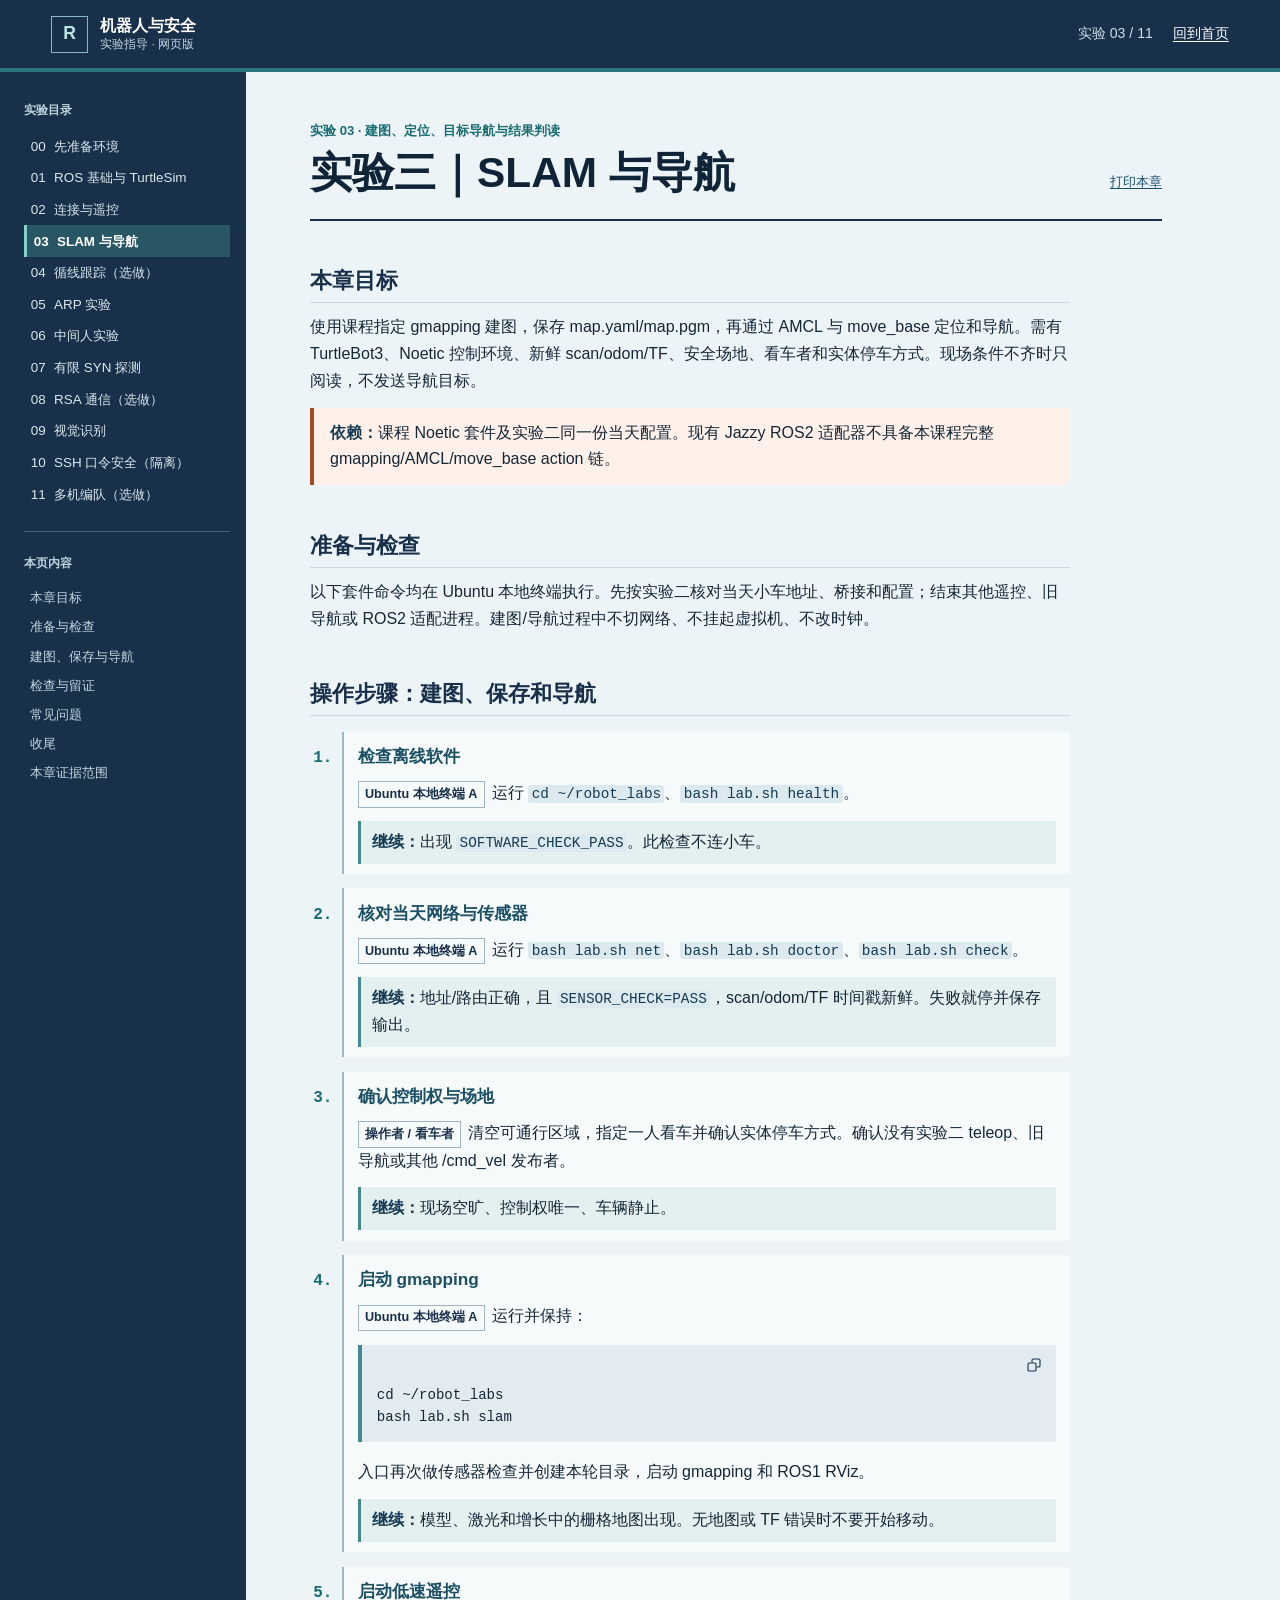
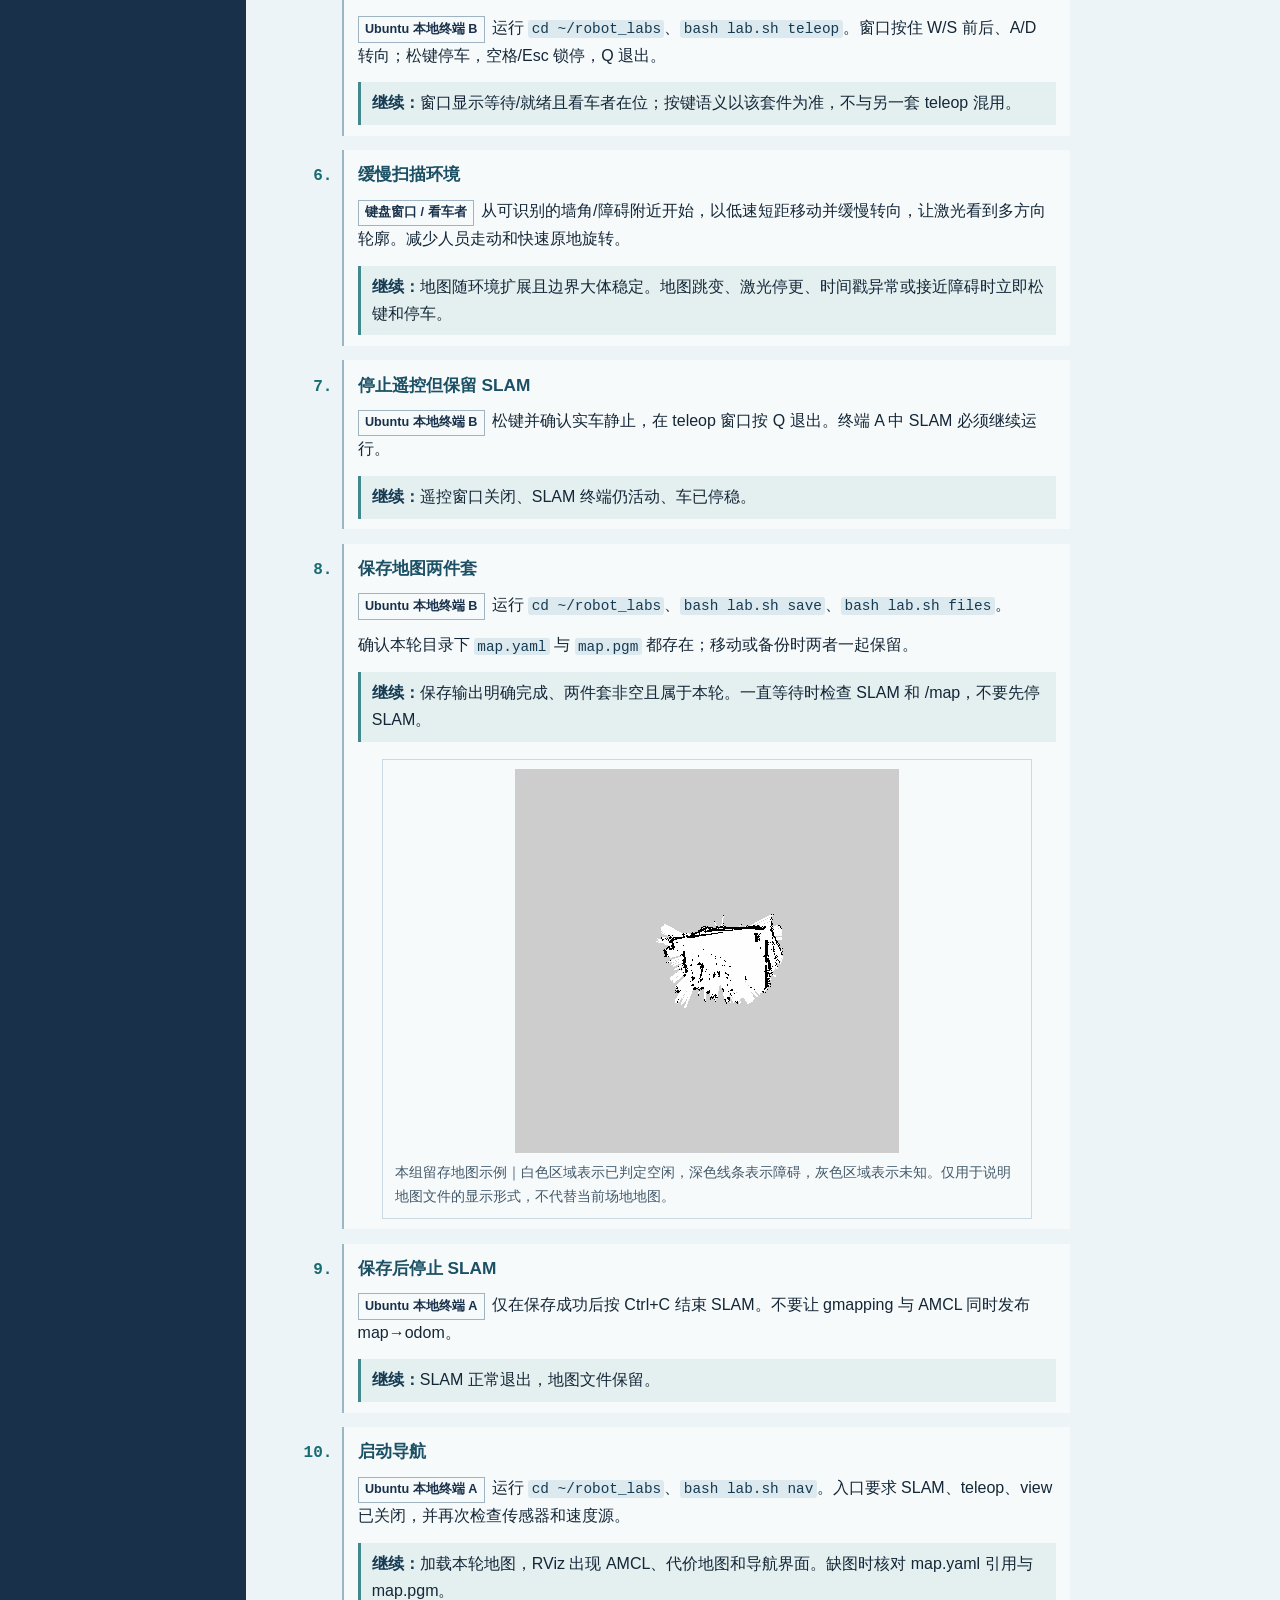
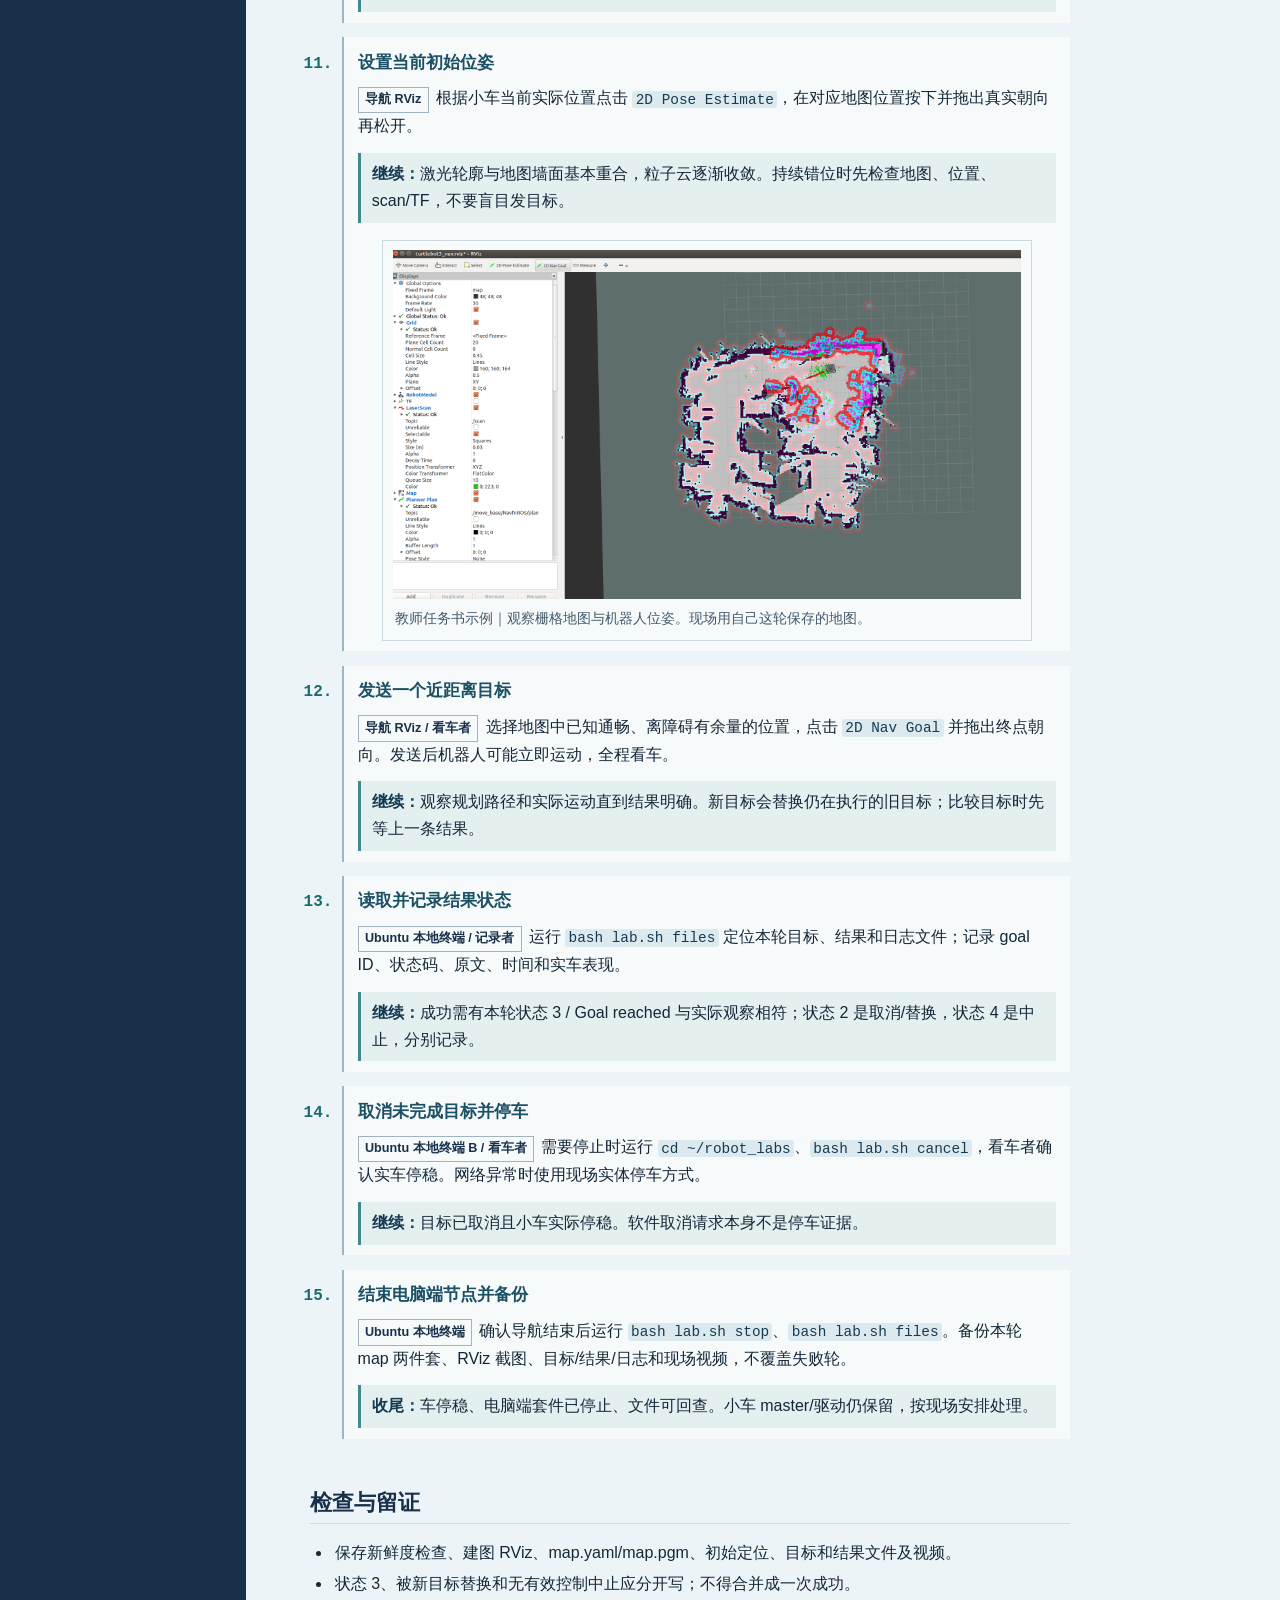
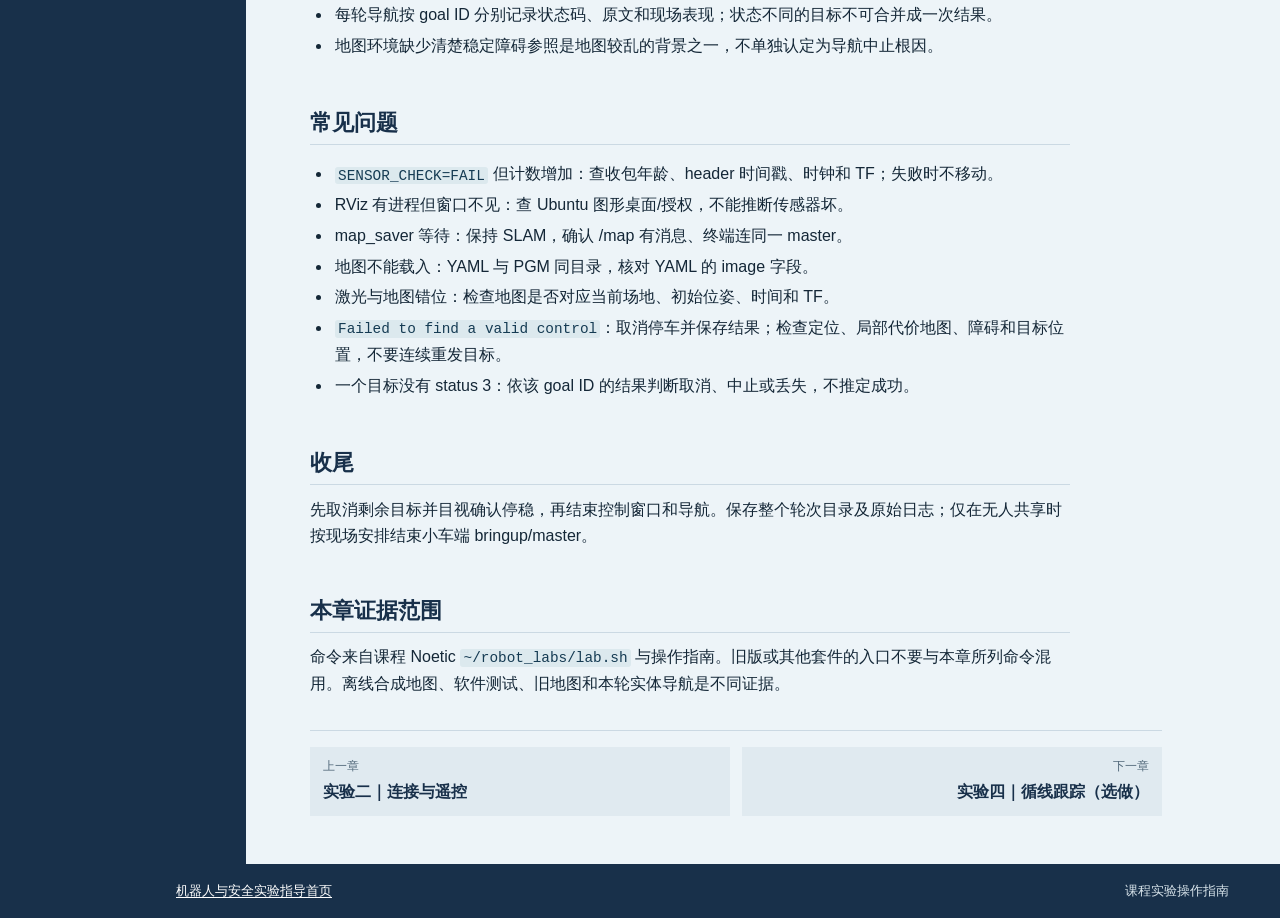
<file: lab-03.html>
<!doctype html>
<html lang="zh-CN"><head><meta charset="utf-8"><meta name="viewport" content="width=device-width, initial-scale=1"><meta name="color-scheme" content="light"><title>实验三｜SLAM 与导航 · 机器人与安全实验指导</title><link rel="stylesheet" href="assets/site.css"><script src="assets/site.js" defer></script></head>
<body class="chapter-page"><a class="skip-link" href="#main-content">跳到正文</a>
<header class="site-header"><a class="brand" href="index.html"><span class="brand-mark" aria-hidden="true">R</span><span>机器人与安全<span class="brand-sub">实验指导 · 网页版</span></span></a><div class="header-meta"><span>实验 03 / 11</span><a href="index.html">回到首页</a></div></header>
<div class="chapter-layout"><aside class="chapter-aside"><details class="mobile-toc"><summary>打开实验目录</summary><nav aria-label="实验目录"><ol class="chapter-list"><li><a href="lab-00.html">00 <span>先准备环境</span></a></li>
<li><a href="lab-01.html">01 <span>ROS 基础与 TurtleSim</span></a></li>
<li><a href="lab-02.html">02 <span>连接与遥控</span></a></li>
<li><a href="lab-03.html" aria-current="page">03 <span>SLAM 与导航</span></a></li>
<li><a href="lab-04.html">04 <span>循线跟踪（选做）</span></a></li>
<li><a href="lab-05.html">05 <span>ARP 实验</span></a></li>
<li><a href="lab-06.html">06 <span>中间人实验</span></a></li>
<li><a href="lab-07.html">07 <span>有限 SYN 探测</span></a></li>
<li><a href="lab-08.html">08 <span>RSA 通信（选做）</span></a></li>
<li><a href="lab-09.html">09 <span>视觉识别</span></a></li>
<li><a href="lab-10.html">10 <span>SSH 口令安全（隔离）</span></a></li>
<li><a href="lab-11.html">11 <span>多机编队（选做）</span></a></li></ol></nav></details><nav class="desktop-toc" aria-label="实验目录"><p class="aside-title">实验目录</p><ol class="chapter-list"><li><a href="lab-00.html">00 <span>先准备环境</span></a></li>
<li><a href="lab-01.html">01 <span>ROS 基础与 TurtleSim</span></a></li>
<li><a href="lab-02.html">02 <span>连接与遥控</span></a></li>
<li><a href="lab-03.html" aria-current="page">03 <span>SLAM 与导航</span></a></li>
<li><a href="lab-04.html">04 <span>循线跟踪（选做）</span></a></li>
<li><a href="lab-05.html">05 <span>ARP 实验</span></a></li>
<li><a href="lab-06.html">06 <span>中间人实验</span></a></li>
<li><a href="lab-07.html">07 <span>有限 SYN 探测</span></a></li>
<li><a href="lab-08.html">08 <span>RSA 通信（选做）</span></a></li>
<li><a href="lab-09.html">09 <span>视觉识别</span></a></li>
<li><a href="lab-10.html">10 <span>SSH 口令安全（隔离）</span></a></li>
<li><a href="lab-11.html">11 <span>多机编队（选做）</span></a></li></ol></nav><nav class="page-toc" aria-label="本页内容"><p class="aside-title">本页内容</p><ol><li><a href="#goal">本章目标</a></li>
<li><a href="#prepare">准备与检查</a></li>
<li><a href="#steps">建图、保存与导航</a></li>
<li><a href="#check">检查与留证</a></li>
<li><a href="#troubleshoot">常见问题</a></li>
<li><a href="#finish">收尾</a></li>
<li><a href="#evidence">本章证据范围</a></li></ol></nav></aside>
<main class="chapter-main" id="main-content"><div class="chapter-heading"><div><p class="eyebrow">实验 03 · 建图、定位、目标导航与结果判读</p><h1>实验三｜SLAM 与导航</h1></div><a class="print-link" href="#" data-print>打印本章</a></div><article class="prose"><section id="goal"><h2>本章目标</h2><p>使用课程指定 gmapping 建图，保存 map.yaml/map.pgm，再通过 AMCL 与 move_base 定位和导航。需有 TurtleBot3、Noetic 控制环境、新鲜 scan/odom/TF、安全场地、看车者和实体停车方式。现场条件不齐时只阅读，不发送导航目标。</p><p class="callout"><strong>依赖：</strong>课程 Noetic 套件及实验二同一份当天配置。现有 Jazzy ROS2 适配器不具备本课程完整 gmapping/AMCL/move_base action 链。</p></section>
<section id="prepare"><h2>准备与检查</h2><p>以下套件命令均在 Ubuntu 本地终端执行。先按实验二核对当天小车地址、桥接和配置；结束其他遥控、旧导航或 ROS2 适配进程。建图/导航过程中不切网络、不挂起虚拟机、不改时钟。</p></section>
<section id="steps"><h2>操作步骤：建图、保存和导航</h2><ol class="walkthrough">
<li><h3>检查离线软件</h3><p><span class="role-tag">Ubuntu 本地终端 A</span>运行 <code>cd ~/robot_labs</code>、<code>bash lab.sh health</code>。</p><p class="checkpoint"><strong>继续：</strong>出现 <code>SOFTWARE_CHECK_PASS</code>。此检查不连小车。</p></li>
<li><h3>核对当天网络与传感器</h3><p><span class="role-tag">Ubuntu 本地终端 A</span>运行 <code>bash lab.sh net</code>、<code>bash lab.sh doctor</code>、<code>bash lab.sh check</code>。</p><p class="checkpoint"><strong>继续：</strong>地址/路由正确，且 <code>SENSOR_CHECK=PASS</code>，scan/odom/TF 时间戳新鲜。失败就停并保存输出。</p></li>
<li><h3>确认控制权与场地</h3><p><span class="role-tag">操作者 / 看车者</span>清空可通行区域，指定一人看车并确认实体停车方式。确认没有实验二 teleop、旧导航或其他 /cmd_vel 发布者。</p><p class="checkpoint"><strong>继续：</strong>现场空旷、控制权唯一、车辆静止。</p></li>
<li><h3>启动 gmapping</h3><p><span class="role-tag">Ubuntu 本地终端 A</span>运行并保持：</p><pre><code>cd ~/robot_labs
bash lab.sh slam</code></pre><p>入口再次做传感器检查并创建本轮目录，启动 gmapping 和 ROS1 RViz。</p><p class="checkpoint"><strong>继续：</strong>模型、激光和增长中的栅格地图出现。无地图或 TF 错误时不要开始移动。</p></li>
<li><h3>启动低速遥控</h3><p><span class="role-tag">Ubuntu 本地终端 B</span>运行 <code>cd ~/robot_labs</code>、<code>bash lab.sh teleop</code>。窗口按住 W/S 前后、A/D 转向；松键停车，空格/Esc 锁停，Q 退出。</p><p class="checkpoint"><strong>继续：</strong>窗口显示等待/就绪且看车者在位；按键语义以该套件为准，不与另一套 teleop 混用。</p></li>
<li><h3>缓慢扫描环境</h3><p><span class="role-tag">键盘窗口 / 看车者</span>从可识别的墙角/障碍附近开始，以低速短距移动并缓慢转向，让激光看到多方向轮廓。减少人员走动和快速原地旋转。</p><p class="checkpoint"><strong>继续：</strong>地图随环境扩展且边界大体稳定。地图跳变、激光停更、时间戳异常或接近障碍时立即松键和停车。</p></li>
<li><h3>停止遥控但保留 SLAM</h3><p><span class="role-tag">Ubuntu 本地终端 B</span>松键并确认实车静止，在 teleop 窗口按 Q 退出。终端 A 中 SLAM 必须继续运行。</p><p class="checkpoint"><strong>继续：</strong>遥控窗口关闭、SLAM 终端仍活动、车已停稳。</p></li>
<li><h3>保存地图两件套</h3><p><span class="role-tag">Ubuntu 本地终端 B</span>运行 <code>cd ~/robot_labs</code>、<code>bash lab.sh save</code>、<code>bash lab.sh files</code>。</p><p>确认本轮目录下 <code>map.yaml</code> 与 <code>map.pgm</code> 都存在；移动或备份时两者一起保留。</p><p class="checkpoint"><strong>继续：</strong>保存输出明确完成、两件套非空且属于本轮。一直等待时检查 SLAM 和 /map，不要先停 SLAM。</p><figure class="lesson-figure"><img src="assets/lab-03-map.png" alt="本组现场留存的灰度栅格地图" loading="lazy"><figcaption>本组留存地图示例｜白色区域表示已判定空闲，深色线条表示障碍，灰色区域表示未知。仅用于说明地图文件的显示形式，不代替当前场地地图。</figcaption></figure></li>
<li><h3>保存后停止 SLAM</h3><p><span class="role-tag">Ubuntu 本地终端 A</span>仅在保存成功后按 Ctrl+C 结束 SLAM。不要让 gmapping 与 AMCL 同时发布 map→odom。</p><p class="checkpoint"><strong>继续：</strong>SLAM 正常退出，地图文件保留。</p></li>
<li><h3>启动导航</h3><p><span class="role-tag">Ubuntu 本地终端 A</span>运行 <code>cd ~/robot_labs</code>、<code>bash lab.sh nav</code>。入口要求 SLAM、teleop、view 已关闭，并再次检查传感器和速度源。</p><p class="checkpoint"><strong>继续：</strong>加载本轮地图，RViz 出现 AMCL、代价地图和导航界面。缺图时核对 map.yaml 引用与 map.pgm。</p></li>
<li><h3>设置当前初始位姿</h3><p><span class="role-tag">导航 RViz</span>根据小车当前实际位置点击 <code>2D Pose Estimate</code>，在对应地图位置按下并拖出真实朝向再松开。</p><p class="checkpoint"><strong>继续：</strong>激光轮廓与地图墙面基本重合，粒子云逐渐收敛。持续错位时先检查地图、位置、scan/TF，不要盲目发目标。</p><figure class="lesson-figure"><img src="assets/guide/lab-03-03.png" alt="RViz 地图视图、机器人位置与定位界面" loading="lazy"><figcaption>教师任务书示例｜观察栅格地图与机器人位姿。现场用自己这轮保存的地图。</figcaption></figure></li>
<li><h3>发送一个近距离目标</h3><p><span class="role-tag">导航 RViz / 看车者</span>选择地图中已知通畅、离障碍有余量的位置，点击 <code>2D Nav Goal</code> 并拖出终点朝向。发送后机器人可能立即运动，全程看车。</p><p class="checkpoint"><strong>继续：</strong>观察规划路径和实际运动直到结果明确。新目标会替换仍在执行的旧目标；比较目标时先等上一条结果。</p></li>
<li><h3>读取并记录结果状态</h3><p><span class="role-tag">Ubuntu 本地终端 / 记录者</span>运行 <code>bash lab.sh files</code> 定位本轮目标、结果和日志文件；记录 goal ID、状态码、原文、时间和实车表现。</p><p class="checkpoint"><strong>继续：</strong>成功需有本轮状态 3 / Goal reached 与实际观察相符；状态 2 是取消/替换，状态 4 是中止，分别记录。</p></li>
<li><h3>取消未完成目标并停车</h3><p><span class="role-tag">Ubuntu 本地终端 B / 看车者</span>需要停止时运行 <code>cd ~/robot_labs</code>、<code>bash lab.sh cancel</code>，看车者确认实车停稳。网络异常时使用现场实体停车方式。</p><p class="checkpoint"><strong>继续：</strong>目标已取消且小车实际停稳。软件取消请求本身不是停车证据。</p></li>
<li><h3>结束电脑端节点并备份</h3><p><span class="role-tag">Ubuntu 本地终端</span>确认导航结束后运行 <code>bash lab.sh stop</code>、<code>bash lab.sh files</code>。备份本轮 map 两件套、RViz 截图、目标/结果/日志和现场视频，不覆盖失败轮。</p><p class="checkpoint"><strong>收尾：</strong>车停稳、电脑端套件已停止、文件可回查。小车 master/驱动仍保留，按现场安排处理。</p></li>
</ol></section>
<section id="check"><h2>检查与留证</h2><ul><li>保存新鲜度检查、建图 RViz、map.yaml/map.pgm、初始定位、目标和结果文件及视频。</li><li>状态 3、被新目标替换和无有效控制中止应分开写；不得合并成一次成功。</li><li>每轮导航按 goal ID 分别记录状态码、原文和现场表现；状态不同的目标不可合并成一次结果。</li><li>地图环境缺少清楚稳定障碍参照是地图较乱的背景之一，不单独认定为导航中止根因。</li></ul></section>
<section id="troubleshoot"><h2>常见问题</h2><ul><li><code>SENSOR_CHECK=FAIL</code> 但计数增加：查收包年龄、header 时间戳、时钟和 TF；失败时不移动。</li><li>RViz 有进程但窗口不见：查 Ubuntu 图形桌面/授权，不能推断传感器坏。</li><li>map_saver 等待：保持 SLAM，确认 /map 有消息、终端连同一 master。</li><li>地图不能载入：YAML 与 PGM 同目录，核对 YAML 的 image 字段。</li><li>激光与地图错位：检查地图是否对应当前场地、初始位姿、时间和 TF。</li><li><code>Failed to find a valid control</code>：取消停车并保存结果；检查定位、局部代价地图、障碍和目标位置，不要连续重发目标。</li><li>一个目标没有 status 3：依该 goal ID 的结果判断取消、中止或丢失，不推定成功。</li></ul></section>
<section id="finish"><h2>收尾</h2><p>先取消剩余目标并目视确认停稳，再结束控制窗口和导航。保存整个轮次目录及原始日志；仅在无人共享时按现场安排结束小车端 bringup/master。</p></section>
<section id="evidence"><h2>本章证据范围</h2><p>命令来自课程 Noetic <code>~/robot_labs/lab.sh</code> 与操作指南。旧版或其他套件的入口不要与本章所列命令混用。离线合成地图、软件测试、旧地图和本轮实体导航是不同证据。</p></section>
</article>
<nav class="chapter-pagination" aria-label="章节切换"><a href="lab-02.html"><span>上一章</span>实验二｜连接与遥控</a><a href="lab-04.html"><span>下一章</span>实验四｜循线跟踪（选做）</a></nav></main></div>
<footer class="site-footer"><a href="index.html">机器人与安全实验指导首页</a><span>课程实验操作指南</span></footer></body></html>
</file>
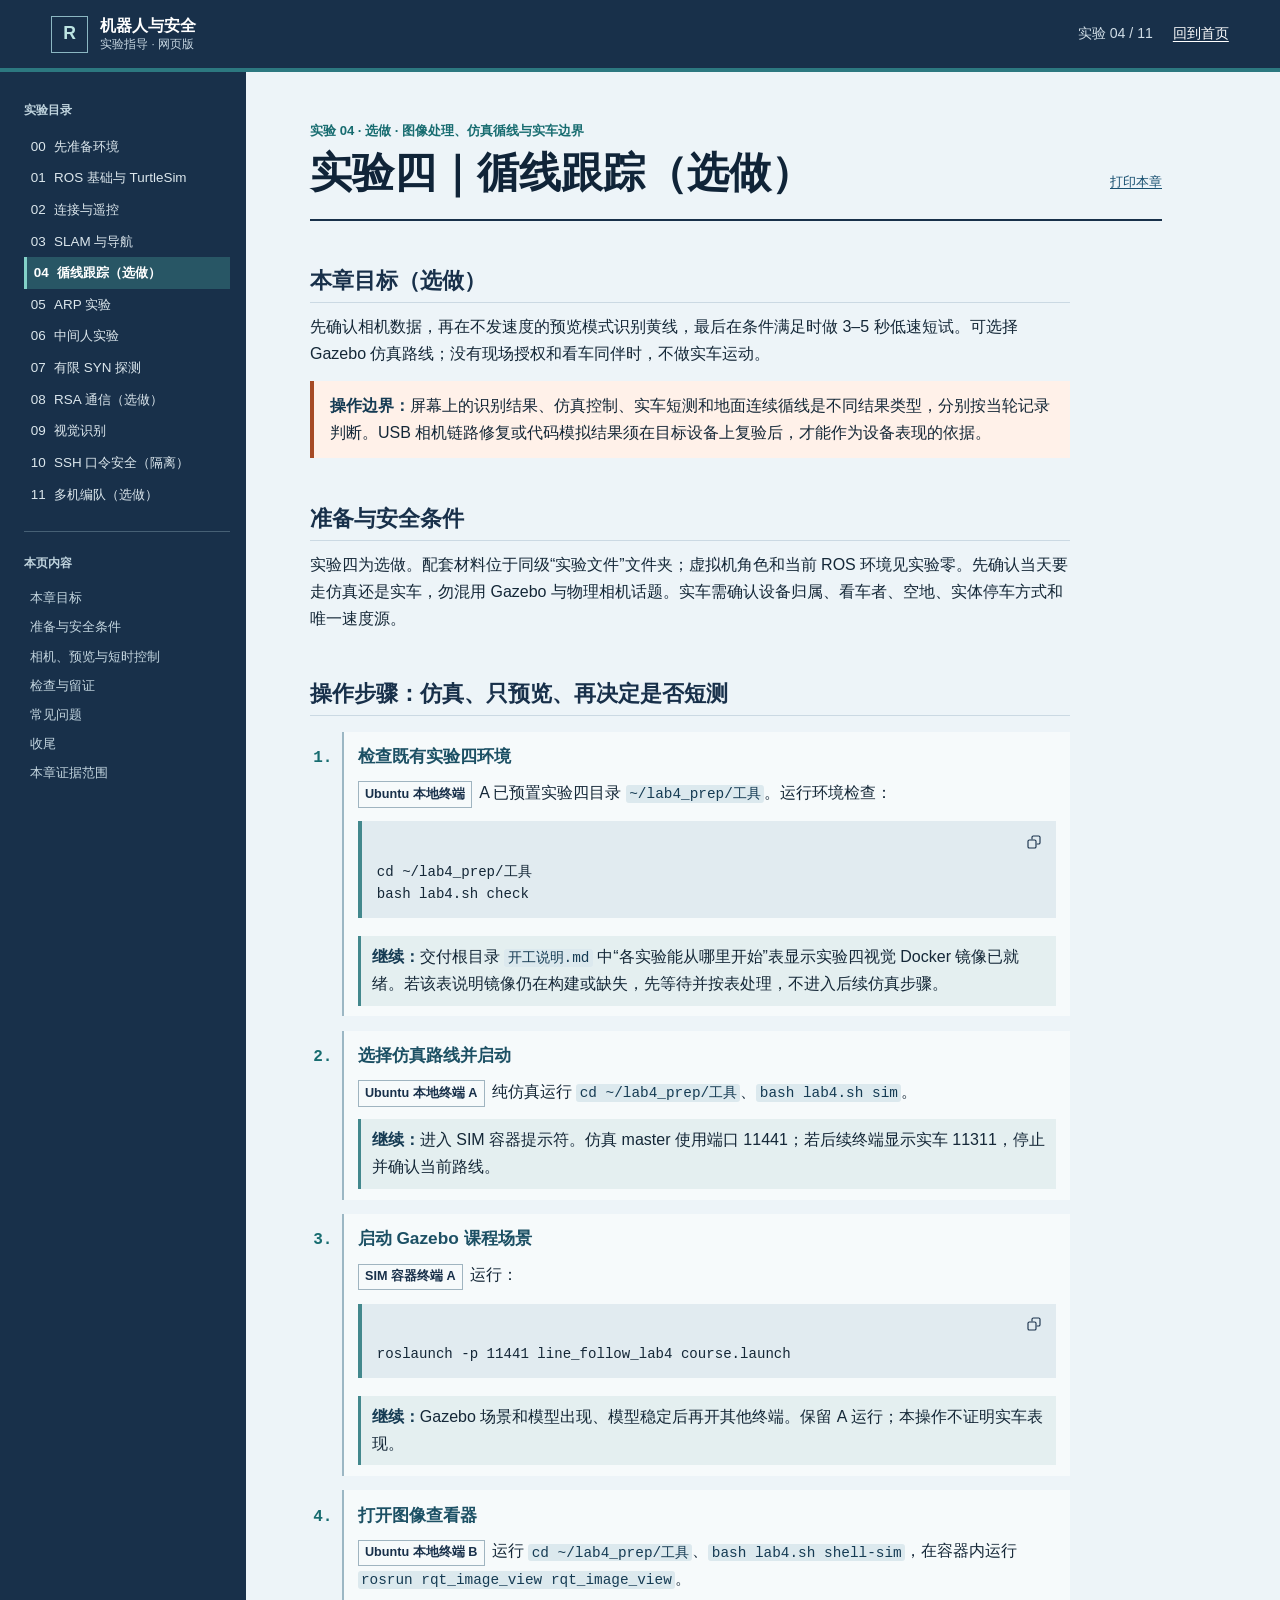
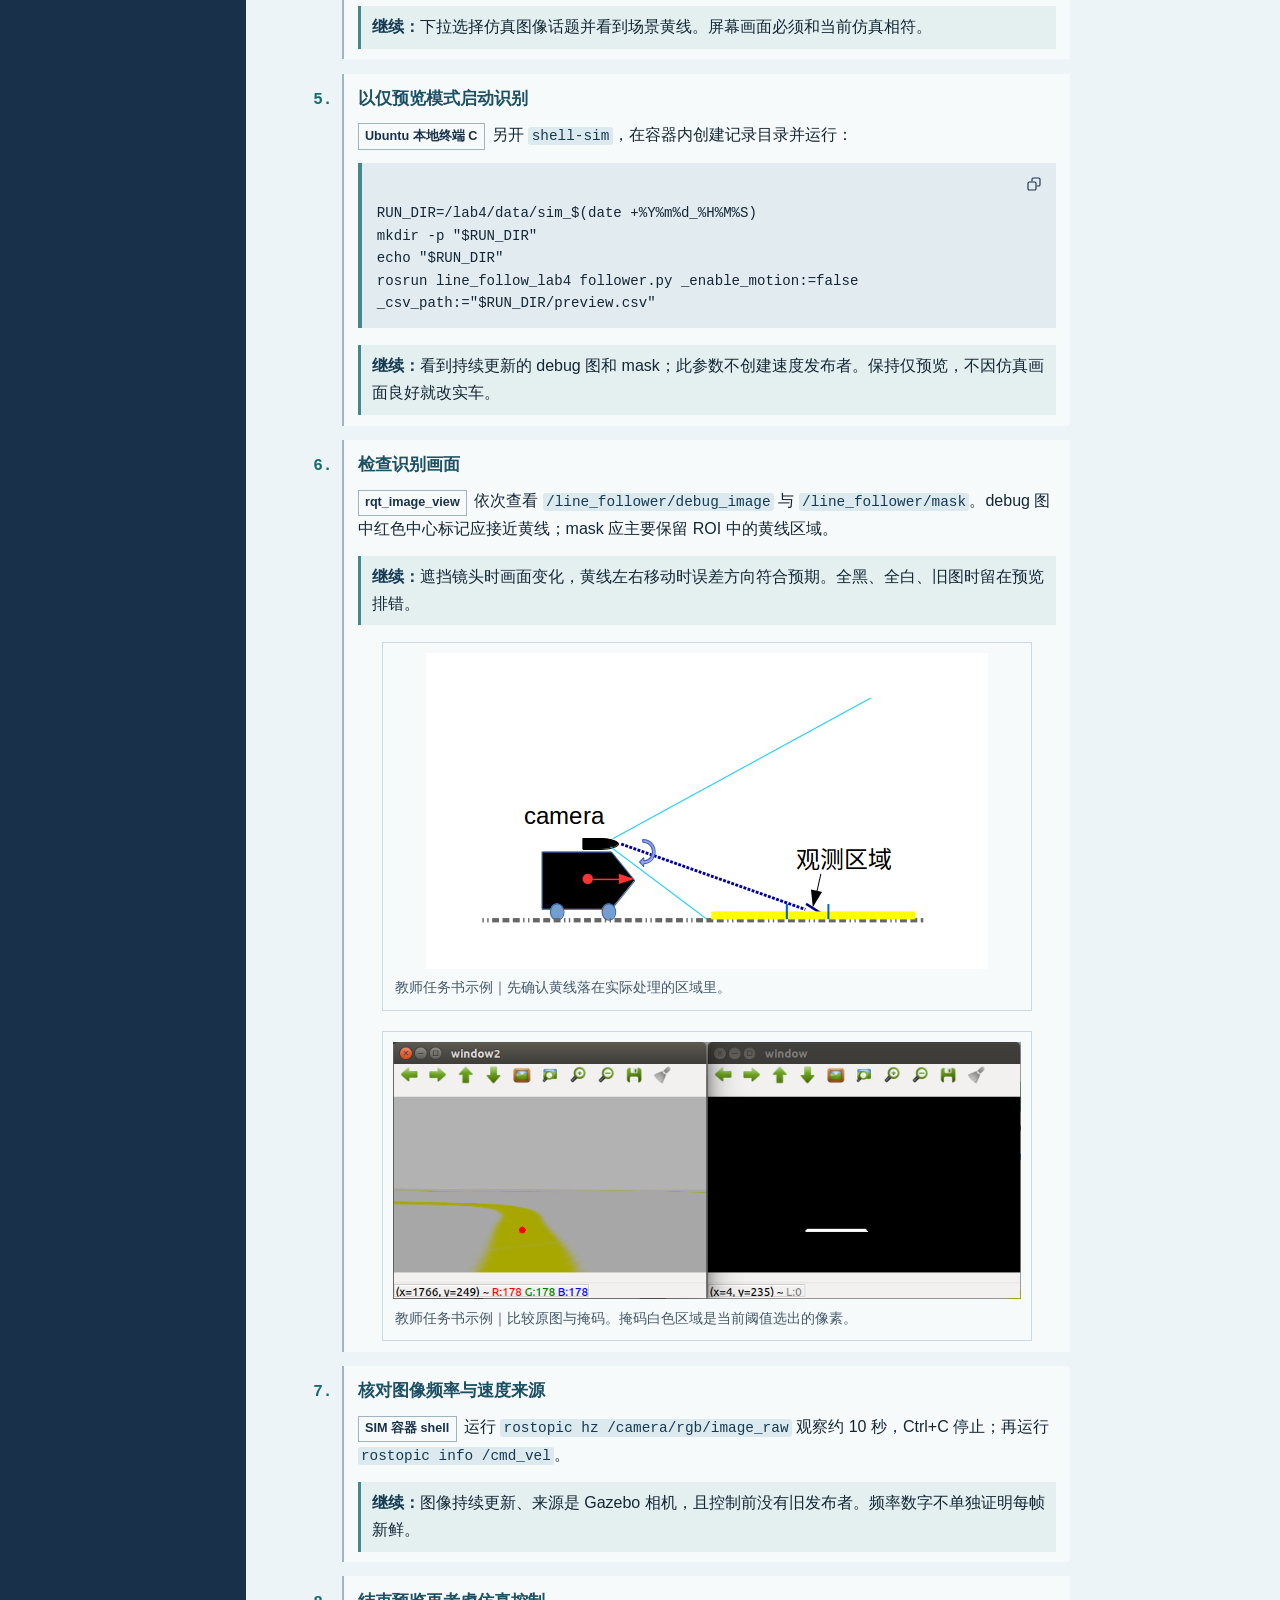
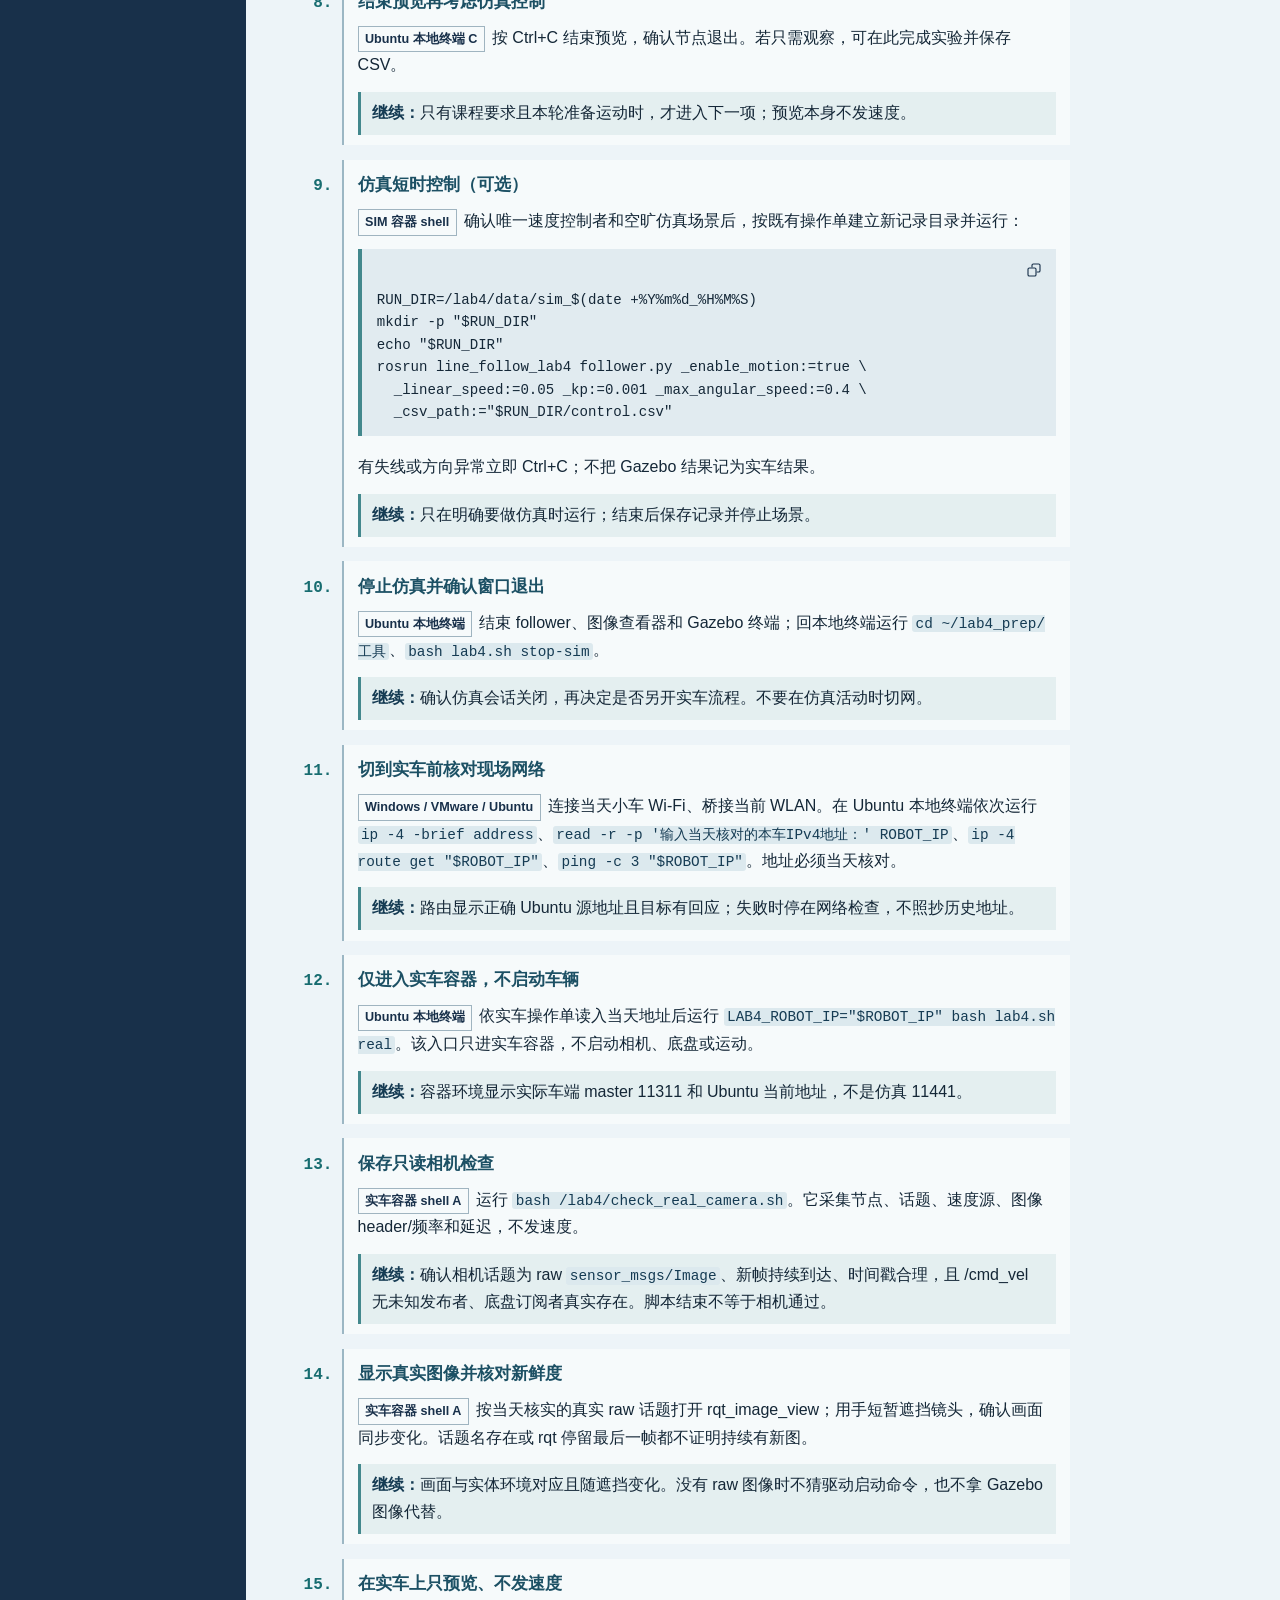
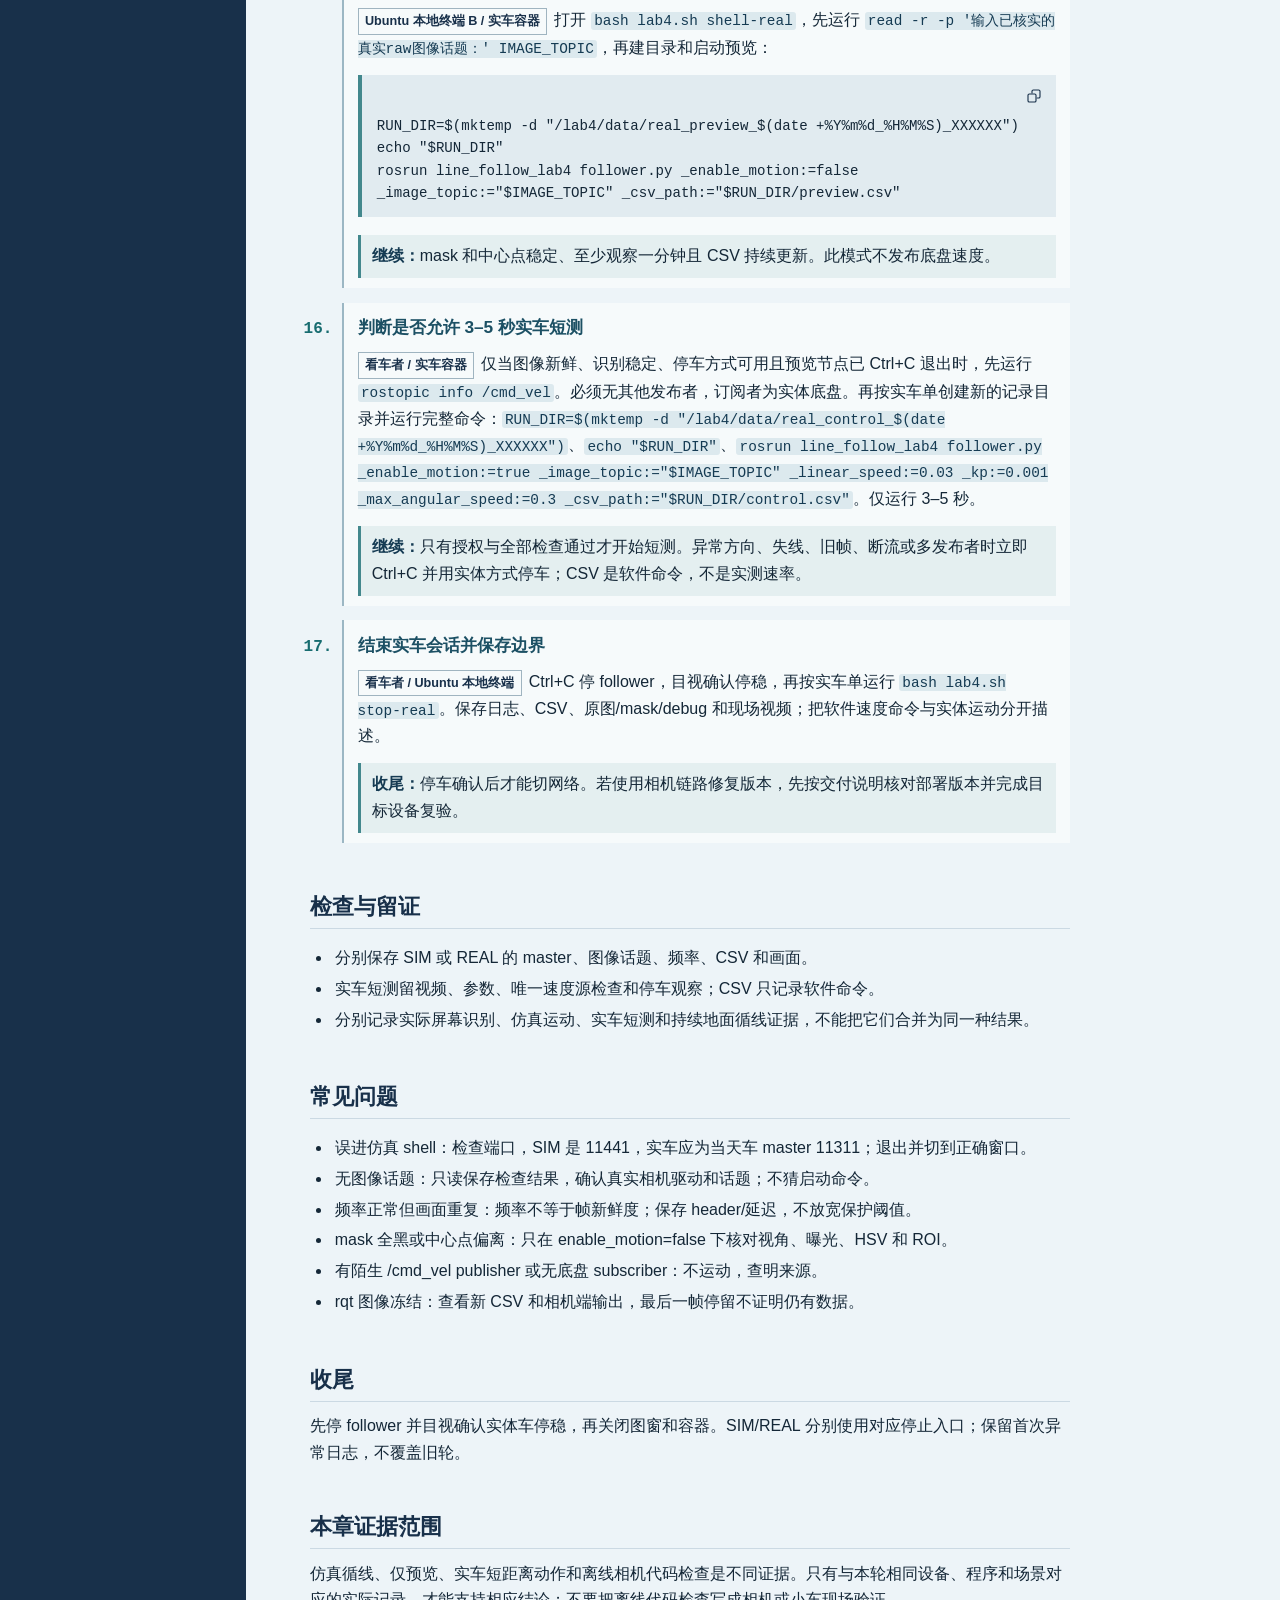
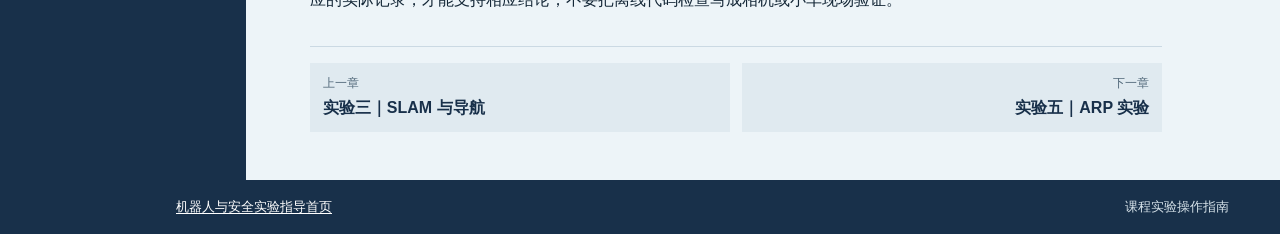
<file: lab-04.html>
<!doctype html>
<html lang="zh-CN"><head><meta charset="utf-8"><meta name="viewport" content="width=device-width, initial-scale=1"><meta name="color-scheme" content="light"><title>实验四｜循线跟踪（选做） · 机器人与安全实验指导</title><link rel="stylesheet" href="assets/site.css"><script src="assets/site.js" defer></script></head>
<body class="chapter-page"><a class="skip-link" href="#main-content">跳到正文</a>
<header class="site-header"><a class="brand" href="index.html"><span class="brand-mark" aria-hidden="true">R</span><span>机器人与安全<span class="brand-sub">实验指导 · 网页版</span></span></a><div class="header-meta"><span>实验 04 / 11</span><a href="index.html">回到首页</a></div></header>
<div class="chapter-layout"><aside class="chapter-aside"><details class="mobile-toc"><summary>打开实验目录</summary><nav aria-label="实验目录"><ol class="chapter-list"><li><a href="lab-00.html">00 <span>先准备环境</span></a></li>
<li><a href="lab-01.html">01 <span>ROS 基础与 TurtleSim</span></a></li>
<li><a href="lab-02.html">02 <span>连接与遥控</span></a></li>
<li><a href="lab-03.html">03 <span>SLAM 与导航</span></a></li>
<li><a href="lab-04.html" aria-current="page">04 <span>循线跟踪（选做）</span></a></li>
<li><a href="lab-05.html">05 <span>ARP 实验</span></a></li>
<li><a href="lab-06.html">06 <span>中间人实验</span></a></li>
<li><a href="lab-07.html">07 <span>有限 SYN 探测</span></a></li>
<li><a href="lab-08.html">08 <span>RSA 通信（选做）</span></a></li>
<li><a href="lab-09.html">09 <span>视觉识别</span></a></li>
<li><a href="lab-10.html">10 <span>SSH 口令安全（隔离）</span></a></li>
<li><a href="lab-11.html">11 <span>多机编队（选做）</span></a></li></ol></nav></details><nav class="desktop-toc" aria-label="实验目录"><p class="aside-title">实验目录</p><ol class="chapter-list"><li><a href="lab-00.html">00 <span>先准备环境</span></a></li>
<li><a href="lab-01.html">01 <span>ROS 基础与 TurtleSim</span></a></li>
<li><a href="lab-02.html">02 <span>连接与遥控</span></a></li>
<li><a href="lab-03.html">03 <span>SLAM 与导航</span></a></li>
<li><a href="lab-04.html" aria-current="page">04 <span>循线跟踪（选做）</span></a></li>
<li><a href="lab-05.html">05 <span>ARP 实验</span></a></li>
<li><a href="lab-06.html">06 <span>中间人实验</span></a></li>
<li><a href="lab-07.html">07 <span>有限 SYN 探测</span></a></li>
<li><a href="lab-08.html">08 <span>RSA 通信（选做）</span></a></li>
<li><a href="lab-09.html">09 <span>视觉识别</span></a></li>
<li><a href="lab-10.html">10 <span>SSH 口令安全（隔离）</span></a></li>
<li><a href="lab-11.html">11 <span>多机编队（选做）</span></a></li></ol></nav><nav class="page-toc" aria-label="本页内容"><p class="aside-title">本页内容</p><ol><li><a href="#goal">本章目标</a></li>
<li><a href="#prepare">准备与安全条件</a></li>
<li><a href="#steps">相机、预览与短时控制</a></li>
<li><a href="#check">检查与留证</a></li>
<li><a href="#troubleshoot">常见问题</a></li>
<li><a href="#finish">收尾</a></li>
<li><a href="#evidence">本章证据范围</a></li></ol></nav></aside>
<main class="chapter-main" id="main-content"><div class="chapter-heading"><div><p class="eyebrow">实验 04 · 选做 · 图像处理、仿真循线与实车边界</p><h1>实验四｜循线跟踪（选做）</h1></div><a class="print-link" href="#" data-print>打印本章</a></div><article class="prose"><section id="goal"><h2>本章目标（选做）</h2><p>先确认相机数据，再在不发速度的预览模式识别黄线，最后在条件满足时做 3–5 秒低速短试。可选择 Gazebo 仿真路线；没有现场授权和看车同伴时，不做实车运动。</p><p class="callout"><strong>操作边界：</strong>屏幕上的识别结果、仿真控制、实车短测和地面连续循线是不同结果类型，分别按当轮记录判断。USB 相机链路修复或代码模拟结果须在目标设备上复验后，才能作为设备表现的依据。</p></section>
<section id="prepare"><h2>准备与安全条件</h2><p>实验四为选做。配套材料位于同级“实验文件”文件夹；虚拟机角色和当前 ROS 环境见实验零。先确认当天要走仿真还是实车，勿混用 Gazebo 与物理相机话题。实车需确认设备归属、看车者、空地、实体停车方式和唯一速度源。</p></section>
<section id="steps"><h2>操作步骤：仿真、只预览、再决定是否短测</h2><ol class="walkthrough">
<li><h3>检查既有实验四环境</h3><p><span class="role-tag">Ubuntu 本地终端</span>A 已预置实验四目录 <code>~/lab4_prep/工具</code>。运行环境检查：</p><pre><code>cd ~/lab4_prep/工具
bash lab4.sh check</code></pre><p class="checkpoint"><strong>继续：</strong>交付根目录 <code>开工说明.md</code> 中“各实验能从哪里开始”表显示实验四视觉 Docker 镜像已就绪。若该表说明镜像仍在构建或缺失，先等待并按表处理，不进入后续仿真步骤。</p></li>
<li><h3>选择仿真路线并启动</h3><p><span class="role-tag">Ubuntu 本地终端 A</span>纯仿真运行 <code>cd ~/lab4_prep/工具</code>、<code>bash lab4.sh sim</code>。</p><p class="checkpoint"><strong>继续：</strong>进入 SIM 容器提示符。仿真 master 使用端口 11441；若后续终端显示实车 11311，停止并确认当前路线。</p></li>
<li><h3>启动 Gazebo 课程场景</h3><p><span class="role-tag">SIM 容器终端 A</span>运行：</p><pre><code>roslaunch -p 11441 line_follow_lab4 course.launch</code></pre><p class="checkpoint"><strong>继续：</strong>Gazebo 场景和模型出现、模型稳定后再开其他终端。保留 A 运行；本操作不证明实车表现。</p></li>
<li><h3>打开图像查看器</h3><p><span class="role-tag">Ubuntu 本地终端 B</span>运行 <code>cd ~/lab4_prep/工具</code>、<code>bash lab4.sh shell-sim</code>，在容器内运行 <code>rosrun rqt_image_view rqt_image_view</code>。</p><p class="checkpoint"><strong>继续：</strong>下拉选择仿真图像话题并看到场景黄线。屏幕画面必须和当前仿真相符。</p></li>
<li><h3>以仅预览模式启动识别</h3><p><span class="role-tag">Ubuntu 本地终端 C</span>另开 <code>shell-sim</code>，在容器内创建记录目录并运行：</p><pre><code>RUN_DIR=/lab4/data/sim_$(date +%Y%m%d_%H%M%S)
mkdir -p "$RUN_DIR"
echo "$RUN_DIR"
rosrun line_follow_lab4 follower.py _enable_motion:=false _csv_path:="$RUN_DIR/preview.csv"</code></pre><p class="checkpoint"><strong>继续：</strong>看到持续更新的 debug 图和 mask；此参数不创建速度发布者。保持仅预览，不因仿真画面良好就改实车。</p></li>
<li><h3>检查识别画面</h3><p><span class="role-tag">rqt_image_view</span>依次查看 <code>/line_follower/debug_image</code> 与 <code>/line_follower/mask</code>。debug 图中红色中心标记应接近黄线；mask 应主要保留 ROI 中的黄线区域。</p><p class="checkpoint"><strong>继续：</strong>遮挡镜头时画面变化，黄线左右移动时误差方向符合预期。全黑、全白、旧图时留在预览排错。</p><figure class="lesson-figure"><img src="assets/guide/lab-04-09.png" alt="相机视角与识别区域示意" loading="lazy"><figcaption>教师任务书示例｜先确认黄线落在实际处理的区域里。</figcaption></figure><figure class="lesson-figure"><img src="assets/guide/lab-04-10.png" alt="黄线原始图像和对应黑白掩码" loading="lazy"><figcaption>教师任务书示例｜比较原图与掩码。掩码白色区域是当前阈值选出的像素。</figcaption></figure></li>
<li><h3>核对图像频率与速度来源</h3><p><span class="role-tag">SIM 容器 shell</span>运行 <code>rostopic hz /camera/rgb/image_raw</code> 观察约 10 秒，Ctrl+C 停止；再运行 <code>rostopic info /cmd_vel</code>。</p><p class="checkpoint"><strong>继续：</strong>图像持续更新、来源是 Gazebo 相机，且控制前没有旧发布者。频率数字不单独证明每帧新鲜。</p></li>
<li><h3>结束预览再考虑仿真控制</h3><p><span class="role-tag">Ubuntu 本地终端 C</span>按 Ctrl+C 结束预览，确认节点退出。若只需观察，可在此完成实验并保存 CSV。</p><p class="checkpoint"><strong>继续：</strong>只有课程要求且本轮准备运动时，才进入下一项；预览本身不发速度。</p></li>
<li><h3>仿真短时控制（可选）</h3><p><span class="role-tag">SIM 容器 shell</span>确认唯一速度控制者和空旷仿真场景后，按既有操作单建立新记录目录并运行：</p><pre><code>RUN_DIR=/lab4/data/sim_$(date +%Y%m%d_%H%M%S)
mkdir -p "$RUN_DIR"
echo "$RUN_DIR"
rosrun line_follow_lab4 follower.py _enable_motion:=true \
  _linear_speed:=0.05 _kp:=0.001 _max_angular_speed:=0.4 \
  _csv_path:="$RUN_DIR/control.csv"</code></pre><p>有失线或方向异常立即 Ctrl+C；不把 Gazebo 结果记为实车结果。</p><p class="checkpoint"><strong>继续：</strong>只在明确要做仿真时运行；结束后保存记录并停止场景。</p></li>
<li><h3>停止仿真并确认窗口退出</h3><p><span class="role-tag">Ubuntu 本地终端</span>结束 follower、图像查看器和 Gazebo 终端；回本地终端运行 <code>cd ~/lab4_prep/工具</code>、<code>bash lab4.sh stop-sim</code>。</p><p class="checkpoint"><strong>继续：</strong>确认仿真会话关闭，再决定是否另开实车流程。不要在仿真活动时切网。</p></li>
<li><h3>切到实车前核对现场网络</h3><p><span class="role-tag">Windows / VMware / Ubuntu</span>连接当天小车 Wi-Fi、桥接当前 WLAN。在 Ubuntu 本地终端依次运行 <code>ip -4 -brief address</code>、<code>read -r -p '输入当天核对的本车IPv4地址：' ROBOT_IP</code>、<code>ip -4 route get "$ROBOT_IP"</code>、<code>ping -c 3 "$ROBOT_IP"</code>。地址必须当天核对。</p><p class="checkpoint"><strong>继续：</strong>路由显示正确 Ubuntu 源地址且目标有回应；失败时停在网络检查，不照抄历史地址。</p></li>
<li><h3>仅进入实车容器，不启动车辆</h3><p><span class="role-tag">Ubuntu 本地终端</span>依实车操作单读入当天地址后运行 <code>LAB4_ROBOT_IP="$ROBOT_IP" bash lab4.sh real</code>。该入口只进实车容器，不启动相机、底盘或运动。</p><p class="checkpoint"><strong>继续：</strong>容器环境显示实际车端 master 11311 和 Ubuntu 当前地址，不是仿真 11441。</p></li>
<li><h3>保存只读相机检查</h3><p><span class="role-tag">实车容器 shell A</span>运行 <code>bash /lab4/check_real_camera.sh</code>。它采集节点、话题、速度源、图像 header/频率和延迟，不发速度。</p><p class="checkpoint"><strong>继续：</strong>确认相机话题为 raw <code>sensor_msgs/Image</code>、新帧持续到达、时间戳合理，且 /cmd_vel 无未知发布者、底盘订阅者真实存在。脚本结束不等于相机通过。</p></li>
<li><h3>显示真实图像并核对新鲜度</h3><p><span class="role-tag">实车容器 shell A</span>按当天核实的真实 raw 话题打开 rqt_image_view；用手短暂遮挡镜头，确认画面同步变化。话题名存在或 rqt 停留最后一帧都不证明持续有新图。</p><p class="checkpoint"><strong>继续：</strong>画面与实体环境对应且随遮挡变化。没有 raw 图像时不猜驱动启动命令，也不拿 Gazebo 图像代替。</p></li>
<li><h3>在实车上只预览、不发速度</h3><p><span class="role-tag">Ubuntu 本地终端 B / 实车容器</span>打开 <code>bash lab4.sh shell-real</code>，先运行 <code>read -r -p '输入已核实的真实raw图像话题：' IMAGE_TOPIC</code>，再建目录和启动预览：</p><pre><code>RUN_DIR=$(mktemp -d "/lab4/data/real_preview_$(date +%Y%m%d_%H%M%S)_XXXXXX")
echo "$RUN_DIR"
rosrun line_follow_lab4 follower.py _enable_motion:=false _image_topic:="$IMAGE_TOPIC" _csv_path:="$RUN_DIR/preview.csv"</code></pre><p class="checkpoint"><strong>继续：</strong>mask 和中心点稳定、至少观察一分钟且 CSV 持续更新。此模式不发布底盘速度。</p></li>
<li><h3>判断是否允许 3–5 秒实车短测</h3><p><span class="role-tag">看车者 / 实车容器</span>仅当图像新鲜、识别稳定、停车方式可用且预览节点已 Ctrl+C 退出时，先运行 <code>rostopic info /cmd_vel</code>。必须无其他发布者，订阅者为实体底盘。再按实车单创建新的记录目录并运行完整命令：<code>RUN_DIR=$(mktemp -d "/lab4/data/real_control_$(date +%Y%m%d_%H%M%S)_XXXXXX")</code>、<code>echo "$RUN_DIR"</code>、<code>rosrun line_follow_lab4 follower.py _enable_motion:=true _image_topic:="$IMAGE_TOPIC" _linear_speed:=0.03 _kp:=0.001 _max_angular_speed:=0.3 _csv_path:="$RUN_DIR/control.csv"</code>。仅运行 3–5 秒。</p><p class="checkpoint"><strong>继续：</strong>只有授权与全部检查通过才开始短测。异常方向、失线、旧帧、断流或多发布者时立即 Ctrl+C 并用实体方式停车；CSV 是软件命令，不是实测速率。</p></li>
<li><h3>结束实车会话并保存边界</h3><p><span class="role-tag">看车者 / Ubuntu 本地终端</span>Ctrl+C 停 follower，目视确认停稳，再按实车单运行 <code>bash lab4.sh stop-real</code>。保存日志、CSV、原图/mask/debug 和现场视频；把软件速度命令与实体运动分开描述。</p><p class="checkpoint"><strong>收尾：</strong>停车确认后才能切网络。若使用相机链路修复版本，先按交付说明核对部署版本并完成目标设备复验。</p></li>
</ol></section>
<section id="check"><h2>检查与留证</h2><ul><li>分别保存 SIM 或 REAL 的 master、图像话题、频率、CSV 和画面。</li><li>实车短测留视频、参数、唯一速度源检查和停车观察；CSV 只记录软件命令。</li><li>分别记录实际屏幕识别、仿真运动、实车短测和持续地面循线证据，不能把它们合并为同一种结果。</li></ul></section>
<section id="troubleshoot"><h2>常见问题</h2><ul><li>误进仿真 shell：检查端口，SIM 是 11441，实车应为当天车 master 11311；退出并切到正确窗口。</li><li>无图像话题：只读保存检查结果，确认真实相机驱动和话题；不猜启动命令。</li><li>频率正常但画面重复：频率不等于帧新鲜度；保存 header/延迟，不放宽保护阈值。</li><li>mask 全黑或中心点偏离：只在 enable_motion=false 下核对视角、曝光、HSV 和 ROI。</li><li>有陌生 /cmd_vel publisher 或无底盘 subscriber：不运动，查明来源。</li><li>rqt 图像冻结：查看新 CSV 和相机端输出，最后一帧停留不证明仍有数据。</li></ul></section>
<section id="finish"><h2>收尾</h2><p>先停 follower 并目视确认实体车停稳，再关闭图窗和容器。SIM/REAL 分别使用对应停止入口；保留首次异常日志，不覆盖旧轮。</p></section>
<section id="evidence"><h2>本章证据范围</h2><p>仿真循线、仅预览、实车短距离动作和离线相机代码检查是不同证据。只有与本轮相同设备、程序和场景对应的实际记录，才能支持相应结论；不要把离线代码检查写成相机或小车现场验证。</p></section>
</article>
<nav class="chapter-pagination" aria-label="章节切换"><a href="lab-03.html"><span>上一章</span>实验三｜SLAM 与导航</a><a href="lab-05.html"><span>下一章</span>实验五｜ARP 实验</a></nav></main></div>
<footer class="site-footer"><a href="index.html">机器人与安全实验指导首页</a><span>课程实验操作指南</span></footer></body></html>
</file>
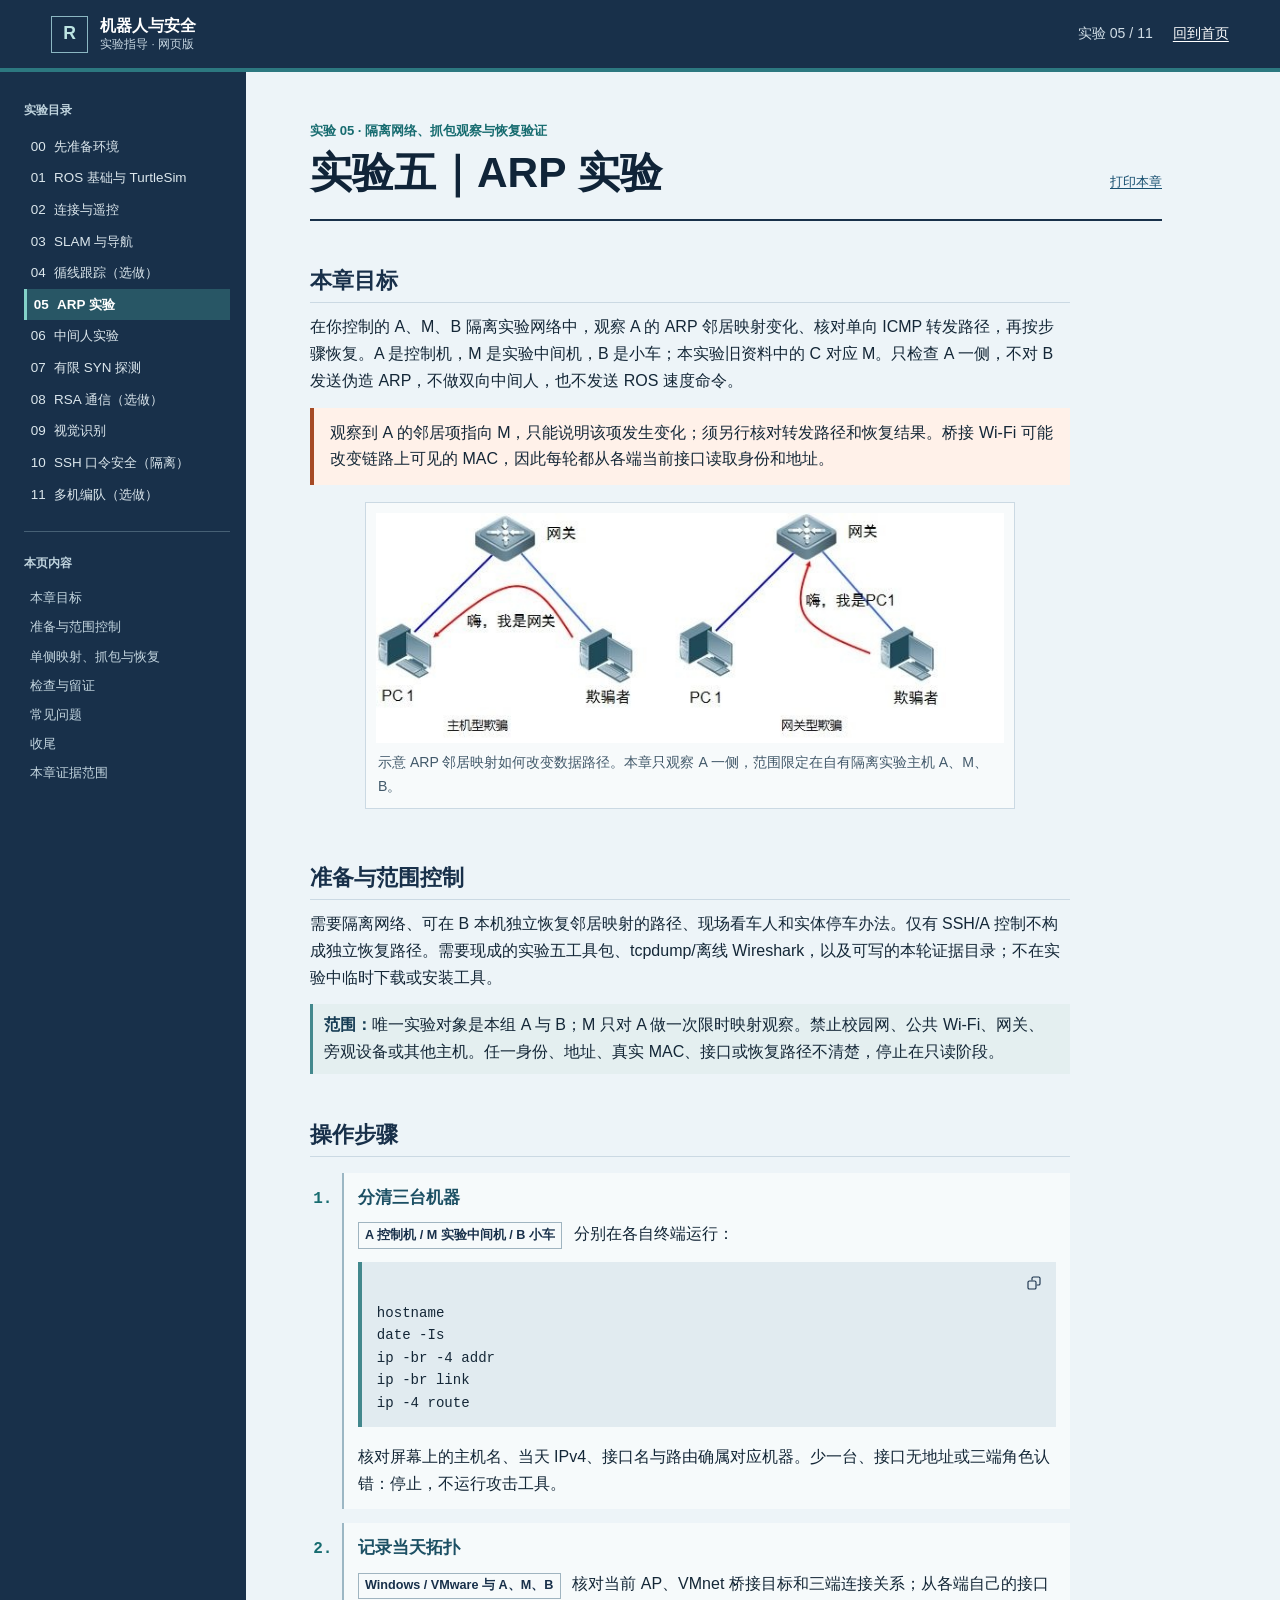
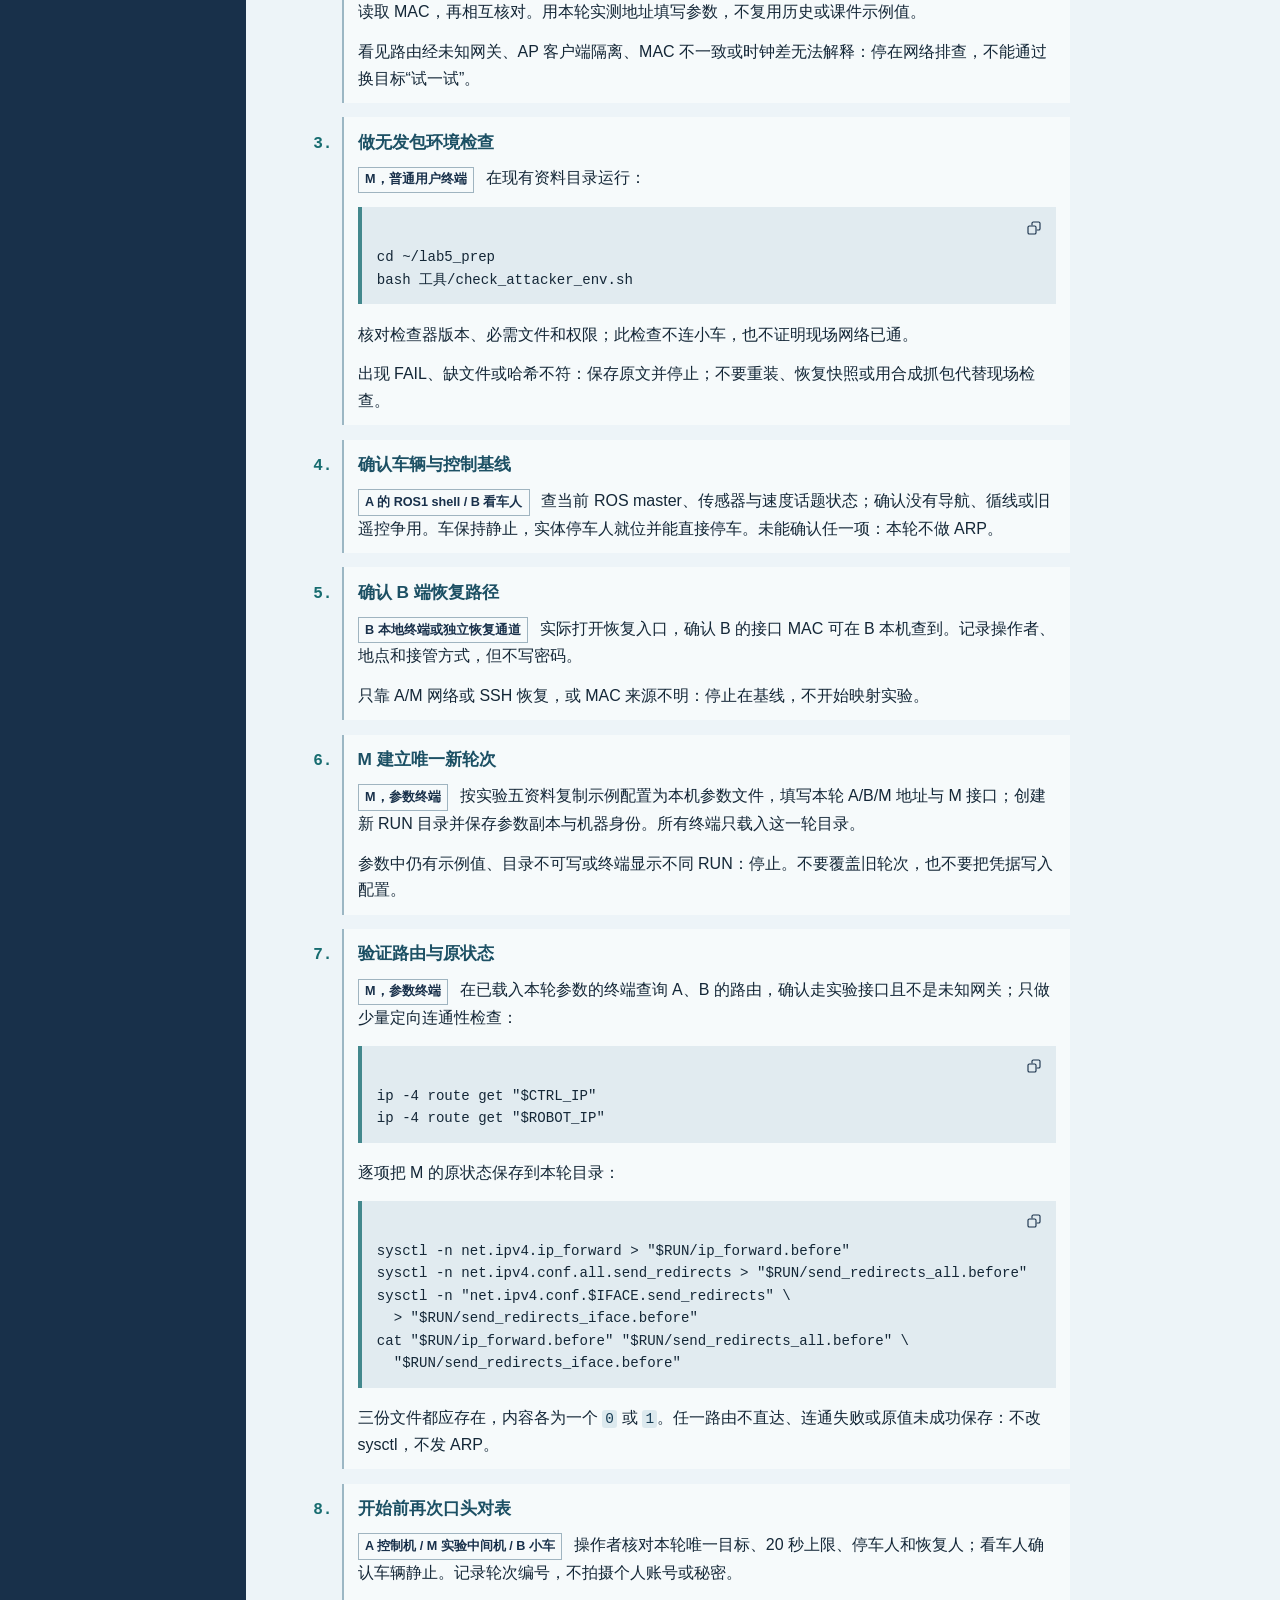
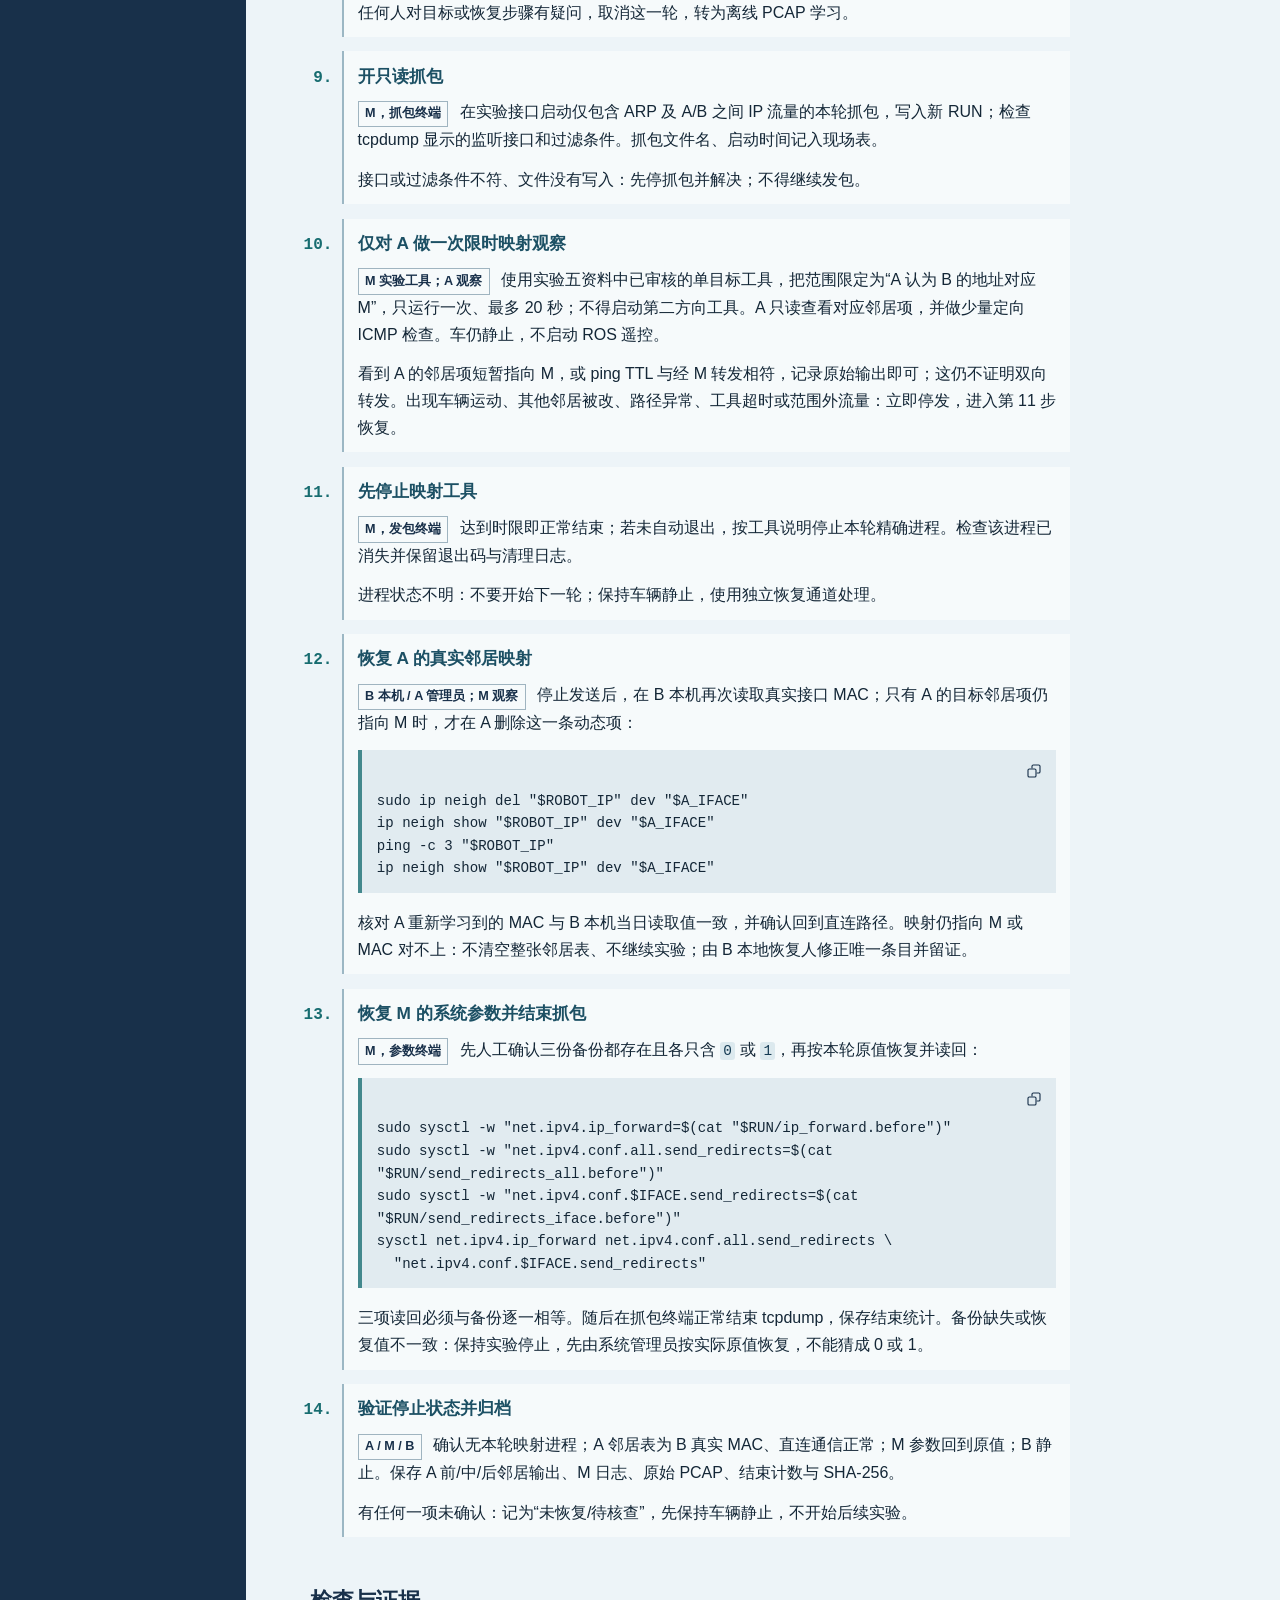
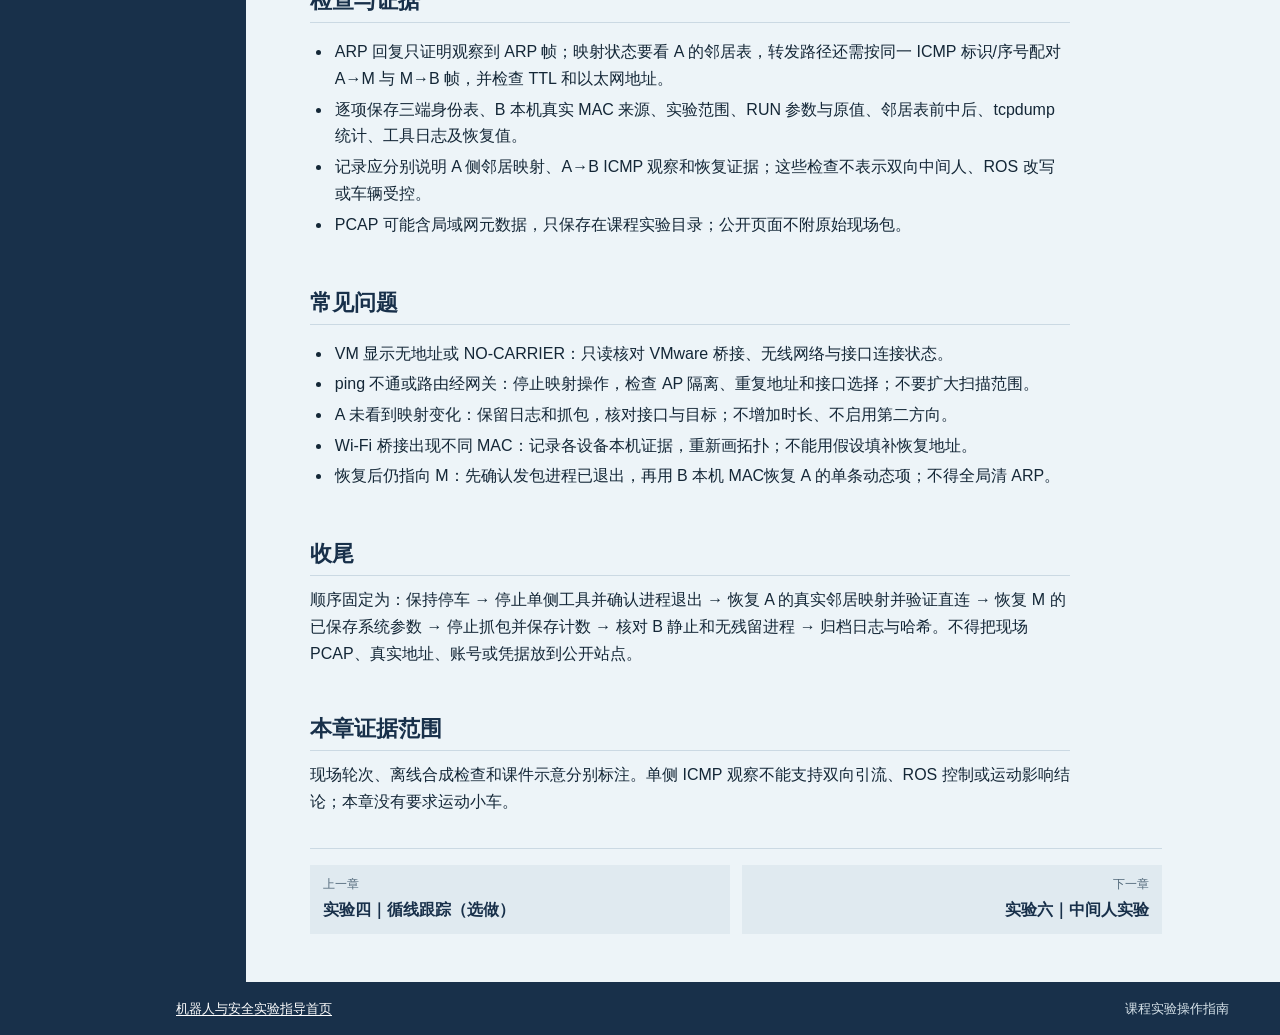
<file: lab-05.html>
<!doctype html>
<html lang="zh-CN"><head><meta charset="utf-8"><meta name="viewport" content="width=device-width, initial-scale=1"><meta name="color-scheme" content="light"><title>实验五｜ARP 实验 · 机器人与安全实验指导</title><link rel="stylesheet" href="assets/site.css"><script src="assets/site.js" defer></script></head>
<body class="chapter-page"><a class="skip-link" href="#main-content">跳到正文</a>
<header class="site-header"><a class="brand" href="index.html"><span class="brand-mark" aria-hidden="true">R</span><span>机器人与安全<span class="brand-sub">实验指导 · 网页版</span></span></a><div class="header-meta"><span>实验 05 / 11</span><a href="index.html">回到首页</a></div></header>
<div class="chapter-layout"><aside class="chapter-aside"><details class="mobile-toc"><summary>打开实验目录</summary><nav aria-label="实验目录"><ol class="chapter-list"><li><a href="lab-00.html">00 <span>先准备环境</span></a></li>
<li><a href="lab-01.html">01 <span>ROS 基础与 TurtleSim</span></a></li>
<li><a href="lab-02.html">02 <span>连接与遥控</span></a></li>
<li><a href="lab-03.html">03 <span>SLAM 与导航</span></a></li>
<li><a href="lab-04.html">04 <span>循线跟踪（选做）</span></a></li>
<li><a href="lab-05.html" aria-current="page">05 <span>ARP 实验</span></a></li>
<li><a href="lab-06.html">06 <span>中间人实验</span></a></li>
<li><a href="lab-07.html">07 <span>有限 SYN 探测</span></a></li>
<li><a href="lab-08.html">08 <span>RSA 通信（选做）</span></a></li>
<li><a href="lab-09.html">09 <span>视觉识别</span></a></li>
<li><a href="lab-10.html">10 <span>SSH 口令安全（隔离）</span></a></li>
<li><a href="lab-11.html">11 <span>多机编队（选做）</span></a></li></ol></nav></details><nav class="desktop-toc" aria-label="实验目录"><p class="aside-title">实验目录</p><ol class="chapter-list"><li><a href="lab-00.html">00 <span>先准备环境</span></a></li>
<li><a href="lab-01.html">01 <span>ROS 基础与 TurtleSim</span></a></li>
<li><a href="lab-02.html">02 <span>连接与遥控</span></a></li>
<li><a href="lab-03.html">03 <span>SLAM 与导航</span></a></li>
<li><a href="lab-04.html">04 <span>循线跟踪（选做）</span></a></li>
<li><a href="lab-05.html" aria-current="page">05 <span>ARP 实验</span></a></li>
<li><a href="lab-06.html">06 <span>中间人实验</span></a></li>
<li><a href="lab-07.html">07 <span>有限 SYN 探测</span></a></li>
<li><a href="lab-08.html">08 <span>RSA 通信（选做）</span></a></li>
<li><a href="lab-09.html">09 <span>视觉识别</span></a></li>
<li><a href="lab-10.html">10 <span>SSH 口令安全（隔离）</span></a></li>
<li><a href="lab-11.html">11 <span>多机编队（选做）</span></a></li></ol></nav><nav class="page-toc" aria-label="本页内容"><p class="aside-title">本页内容</p><ol><li><a href="#goal">本章目标</a></li>
<li><a href="#prepare">准备与范围控制</a></li>
<li><a href="#steps">单侧映射、抓包与恢复</a></li>
<li><a href="#check">检查与留证</a></li>
<li><a href="#troubleshoot">常见问题</a></li>
<li><a href="#finish">收尾</a></li>
<li><a href="#evidence">本章证据范围</a></li></ol></nav></aside>
<main class="chapter-main" id="main-content"><div class="chapter-heading"><div><p class="eyebrow">实验 05 · 隔离网络、抓包观察与恢复验证</p><h1>实验五｜ARP 实验</h1></div><a class="print-link" href="#" data-print>打印本章</a></div><article class="prose"><section id="goal">
  <h2>本章目标</h2>
  <p>在你控制的 A、M、B 隔离实验网络中，观察 A 的 ARP 邻居映射变化、核对单向 ICMP 转发路径，再按步骤恢复。A 是控制机，M 是实验中间机，B 是小车；本实验旧资料中的 C 对应 M。只检查 A 一侧，不对 B 发送伪造 ARP，不做双向中间人，也不发送 ROS 速度命令。</p>
  <p class="callout">观察到 A 的邻居项指向 M，只能说明该项发生变化；须另行核对转发路径和恢复结果。桥接 Wi-Fi 可能改变链路上可见的 MAC，因此每轮都从各端当前接口读取身份和地址。</p>
  <figure class="lesson-figure"><img src="assets/guide/lab-05-01.jpg" alt="ARP 练习中普通主机、网络设备与中间主机的示意图" loading="lazy"><figcaption>示意 ARP 邻居映射如何改变数据路径。本章只观察 A 一侧，范围限定在自有隔离实验主机 A、M、B。</figcaption></figure>
</section>
<section id="prepare">
  <h2>准备与范围控制</h2>
  <p>需要隔离网络、可在 B 本机独立恢复邻居映射的路径、现场看车人和实体停车办法。仅有 SSH/A 控制不构成独立恢复路径。需要现成的实验五工具包、tcpdump/离线 Wireshark，以及可写的本轮证据目录；不在实验中临时下载或安装工具。</p>
  <p class="checkpoint"><strong>范围：</strong>唯一实验对象是本组 A 与 B；M 只对 A 做一次限时映射观察。禁止校园网、公共 Wi-Fi、网关、旁观设备或其他主机。任一身份、地址、真实 MAC、接口或恢复路径不清楚，停止在只读阶段。</p>
</section>
<section id="steps">
  <h2>操作步骤</h2>
  <ol class="walkthrough">
    <li><h3>分清三台机器</h3><p><span class="role-tag">A 控制机 / M 实验中间机 / B 小车</span> 分别在各自终端运行：</p><pre><code>hostname
date -Is
ip -br -4 addr
ip -br link
ip -4 route</code></pre><p>核对屏幕上的主机名、当天 IPv4、接口名与路由确属对应机器。少一台、接口无地址或三端角色认错：停止，不运行攻击工具。</p></li>
    <li><h3>记录当天拓扑</h3><p><span class="role-tag">Windows / VMware 与 A、M、B</span> 核对当前 AP、VMnet 桥接目标和三端连接关系；从各端自己的接口读取 MAC，再相互核对。用本轮实测地址填写参数，不复用历史或课件示例值。</p><p>看见路由经未知网关、AP 客户端隔离、MAC 不一致或时钟差无法解释：停在网络排查，不能通过换目标“试一试”。</p></li>
    <li><h3>做无发包环境检查</h3><p><span class="role-tag">M，普通用户终端</span> 在现有资料目录运行：</p><pre><code>cd ~/lab5_prep
bash 工具/check_attacker_env.sh</code></pre><p>核对检查器版本、必需文件和权限；此检查不连小车，也不证明现场网络已通。</p><p>出现 FAIL、缺文件或哈希不符：保存原文并停止；不要重装、恢复快照或用合成抓包代替现场检查。</p></li>
    <li><h3>确认车辆与控制基线</h3><p><span class="role-tag">A 的 ROS1 shell / B 看车人</span> 查当前 ROS master、传感器与速度话题状态；确认没有导航、循线或旧遥控争用。车保持静止，实体停车人就位并能直接停车。未能确认任一项：本轮不做 ARP。</p></li>
    <li><h3>确认 B 端恢复路径</h3><p><span class="role-tag">B 本地终端或独立恢复通道</span> 实际打开恢复入口，确认 B 的接口 MAC 可在 B 本机查到。记录操作者、地点和接管方式，但不写密码。</p><p>只靠 A/M 网络或 SSH 恢复，或 MAC 来源不明：停止在基线，不开始映射实验。</p></li>
    <li><h3>M 建立唯一新轮次</h3><p><span class="role-tag">M，参数终端</span> 按实验五资料复制示例配置为本机参数文件，填写本轮 A/B/M 地址与 M 接口；创建新 RUN 目录并保存参数副本与机器身份。所有终端只载入这一轮目录。</p><p>参数中仍有示例值、目录不可写或终端显示不同 RUN：停止。不要覆盖旧轮次，也不要把凭据写入配置。</p></li>
    <li><h3>验证路由与原状态</h3><p><span class="role-tag">M，参数终端</span> 在已载入本轮参数的终端查询 A、B 的路由，确认走实验接口且不是未知网关；只做少量定向连通性检查：</p><pre><code>ip -4 route get "$CTRL_IP"
ip -4 route get "$ROBOT_IP"</code></pre><p>逐项把 M 的原状态保存到本轮目录：</p><pre><code>sysctl -n net.ipv4.ip_forward &gt; "$RUN/ip_forward.before"
sysctl -n net.ipv4.conf.all.send_redirects &gt; "$RUN/send_redirects_all.before"
sysctl -n "net.ipv4.conf.$IFACE.send_redirects" \
  &gt; "$RUN/send_redirects_iface.before"
cat "$RUN/ip_forward.before" "$RUN/send_redirects_all.before" \
  "$RUN/send_redirects_iface.before"</code></pre><p>三份文件都应存在，内容各为一个 <code>0</code> 或 <code>1</code>。任一路由不直达、连通失败或原值未成功保存：不改 sysctl，不发 ARP。</p></li>
    <li><h3>开始前再次口头对表</h3><p><span class="role-tag">A 控制机 / M 实验中间机 / B 小车</span> 操作者核对本轮唯一目标、20 秒上限、停车人和恢复人；看车人确认车辆静止。记录轮次编号，不拍摄个人账号或秘密。</p><p>任何人对目标或恢复步骤有疑问，取消这一轮，转为离线 PCAP 学习。</p></li>
    <li><h3>开只读抓包</h3><p><span class="role-tag">M，抓包终端</span> 在实验接口启动仅包含 ARP 及 A/B 之间 IP 流量的本轮抓包，写入新 RUN；检查 tcpdump 显示的监听接口和过滤条件。抓包文件名、启动时间记入现场表。</p><p>接口或过滤条件不符、文件没有写入：先停抓包并解决；不得继续发包。</p></li>
    <li><h3>仅对 A 做一次限时映射观察</h3><p><span class="role-tag">M 实验工具；A 观察</span> 使用实验五资料中已审核的单目标工具，把范围限定为“A 认为 B 的地址对应 M”，只运行一次、最多 20 秒；不得启动第二方向工具。A 只读查看对应邻居项，并做少量定向 ICMP 检查。车仍静止，不启动 ROS 遥控。</p><p>看到 A 的邻居项短暂指向 M，或 ping TTL 与经 M 转发相符，记录原始输出即可；这仍不证明双向转发。出现车辆运动、其他邻居被改、路径异常、工具超时或范围外流量：立即停发，进入第 11 步恢复。</p></li>
    <li><h3>先停止映射工具</h3><p><span class="role-tag">M，发包终端</span> 达到时限即正常结束；若未自动退出，按工具说明停止本轮精确进程。检查该进程已消失并保留退出码与清理日志。</p><p>进程状态不明：不要开始下一轮；保持车辆静止，使用独立恢复通道处理。</p></li>
    <li><h3>恢复 A 的真实邻居映射</h3><p><span class="role-tag">B 本机 / A 管理员；M 观察</span> 停止发送后，在 B 本机再次读取真实接口 MAC；只有 A 的目标邻居项仍指向 M 时，才在 A 删除这一条动态项：</p><pre><code>sudo ip neigh del "$ROBOT_IP" dev "$A_IFACE"
ip neigh show "$ROBOT_IP" dev "$A_IFACE"
ping -c 3 "$ROBOT_IP"
ip neigh show "$ROBOT_IP" dev "$A_IFACE"</code></pre><p>核对 A 重新学习到的 MAC 与 B 本机当日读取值一致，并确认回到直连路径。映射仍指向 M 或 MAC 对不上：不清空整张邻居表、不继续实验；由 B 本地恢复人修正唯一条目并留证。</p></li>
    <li><h3>恢复 M 的系统参数并结束抓包</h3><p><span class="role-tag">M，参数终端</span> 先人工确认三份备份都存在且各只含 <code>0</code> 或 <code>1</code>，再按本轮原值恢复并读回：</p><pre><code>sudo sysctl -w "net.ipv4.ip_forward=$(cat "$RUN/ip_forward.before")"
sudo sysctl -w "net.ipv4.conf.all.send_redirects=$(cat "$RUN/send_redirects_all.before")"
sudo sysctl -w "net.ipv4.conf.$IFACE.send_redirects=$(cat "$RUN/send_redirects_iface.before")"
sysctl net.ipv4.ip_forward net.ipv4.conf.all.send_redirects \
  "net.ipv4.conf.$IFACE.send_redirects"</code></pre><p>三项读回必须与备份逐一相等。随后在抓包终端正常结束 tcpdump，保存结束统计。备份缺失或恢复值不一致：保持实验停止，先由系统管理员按实际原值恢复，不能猜成 0 或 1。</p></li>
    <li><h3>验证停止状态并归档</h3><p><span class="role-tag">A / M / B</span> 确认无本轮映射进程；A 邻居表为 B 真实 MAC、直连通信正常；M 参数回到原值；B 静止。保存 A 前/中/后邻居输出、M 日志、原始 PCAP、结束计数与 SHA-256。</p><p>有任何一项未确认：记为“未恢复/待核查”，先保持车辆静止，不开始后续实验。</p></li>
  </ol>
</section>
<section id="check">
  <h2>检查与证据</h2>
  <ul><li>ARP 回复只证明观察到 ARP 帧；映射状态要看 A 的邻居表，转发路径还需按同一 ICMP 标识/序号配对 A→M 与 M→B 帧，并检查 TTL 和以太网地址。</li><li>逐项保存三端身份表、B 本机真实 MAC 来源、实验范围、RUN 参数与原值、邻居表前中后、tcpdump 统计、工具日志及恢复值。</li><li>记录应分别说明 A 侧邻居映射、A→B ICMP 观察和恢复证据；这些检查不表示双向中间人、ROS 改写或车辆受控。</li><li>PCAP 可能含局域网元数据，只保存在课程实验目录；公开页面不附原始现场包。</li></ul>
</section>
<section id="troubleshoot">
  <h2>常见问题</h2>
  <ul><li>VM 显示无地址或 NO-CARRIER：只读核对 VMware 桥接、无线网络与接口连接状态。</li><li>ping 不通或路由经网关：停止映射操作，检查 AP 隔离、重复地址和接口选择；不要扩大扫描范围。</li><li>A 未看到映射变化：保留日志和抓包，核对接口与目标；不增加时长、不启用第二方向。</li><li>Wi-Fi 桥接出现不同 MAC：记录各设备本机证据，重新画拓扑；不能用假设填补恢复地址。</li><li>恢复后仍指向 M：先确认发包进程已退出，再用 B 本机 MAC恢复 A 的单条动态项；不得全局清 ARP。</li></ul>
</section>
<section id="finish"><h2>收尾</h2><p>顺序固定为：保持停车 → 停止单侧工具并确认进程退出 → 恢复 A 的真实邻居映射并验证直连 → 恢复 M 的已保存系统参数 → 停止抓包并保存计数 → 核对 B 静止和无残留进程 → 归档日志与哈希。不得把现场 PCAP、真实地址、账号或凭据放到公开站点。</p></section>
<section id="evidence"><h2>本章证据范围</h2><p>现场轮次、离线合成检查和课件示意分别标注。单侧 ICMP 观察不能支持双向引流、ROS 控制或运动影响结论；本章没有要求运动小车。</p></section>
</article>
<nav class="chapter-pagination" aria-label="章节切换"><a href="lab-04.html"><span>上一章</span>实验四｜循线跟踪（选做）</a><a href="lab-06.html"><span>下一章</span>实验六｜中间人实验</a></nav></main></div>
<footer class="site-footer"><a href="index.html">机器人与安全实验指导首页</a><span>课程实验操作指南</span></footer></body></html>
</file>
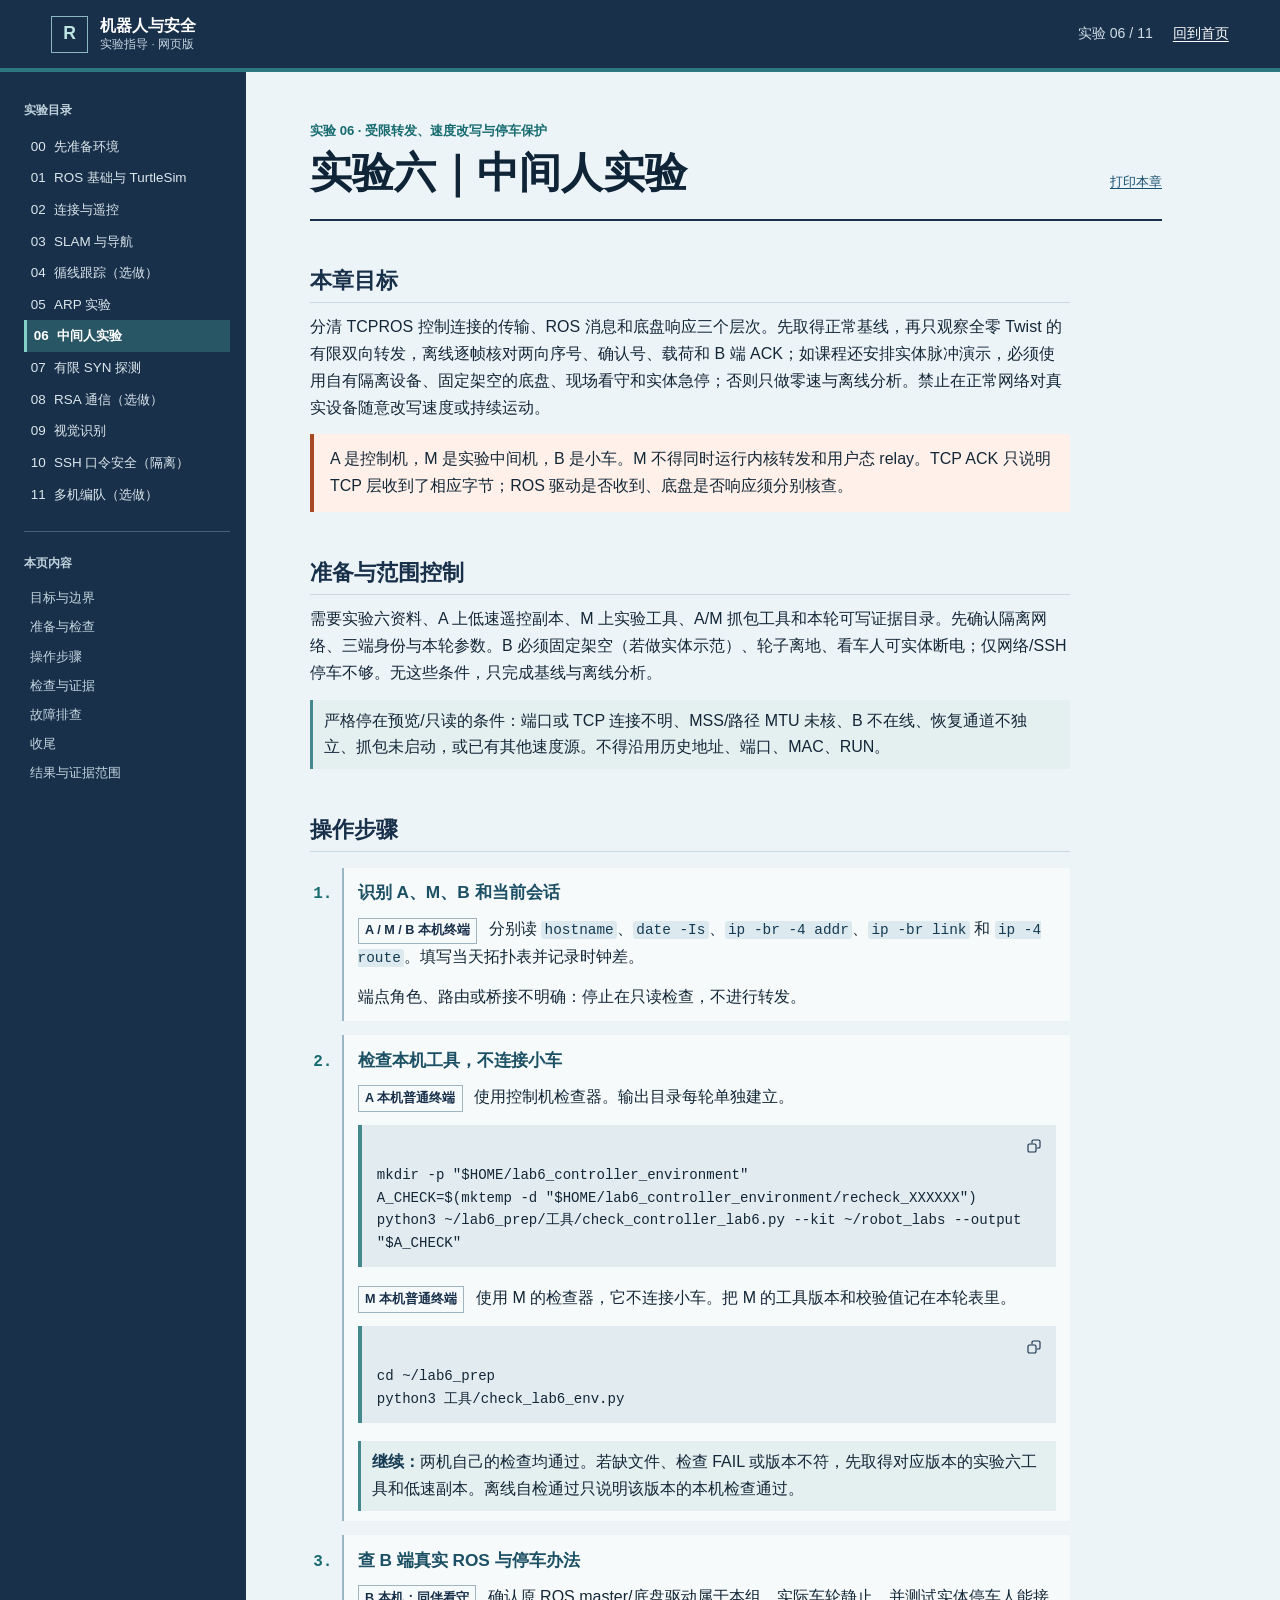
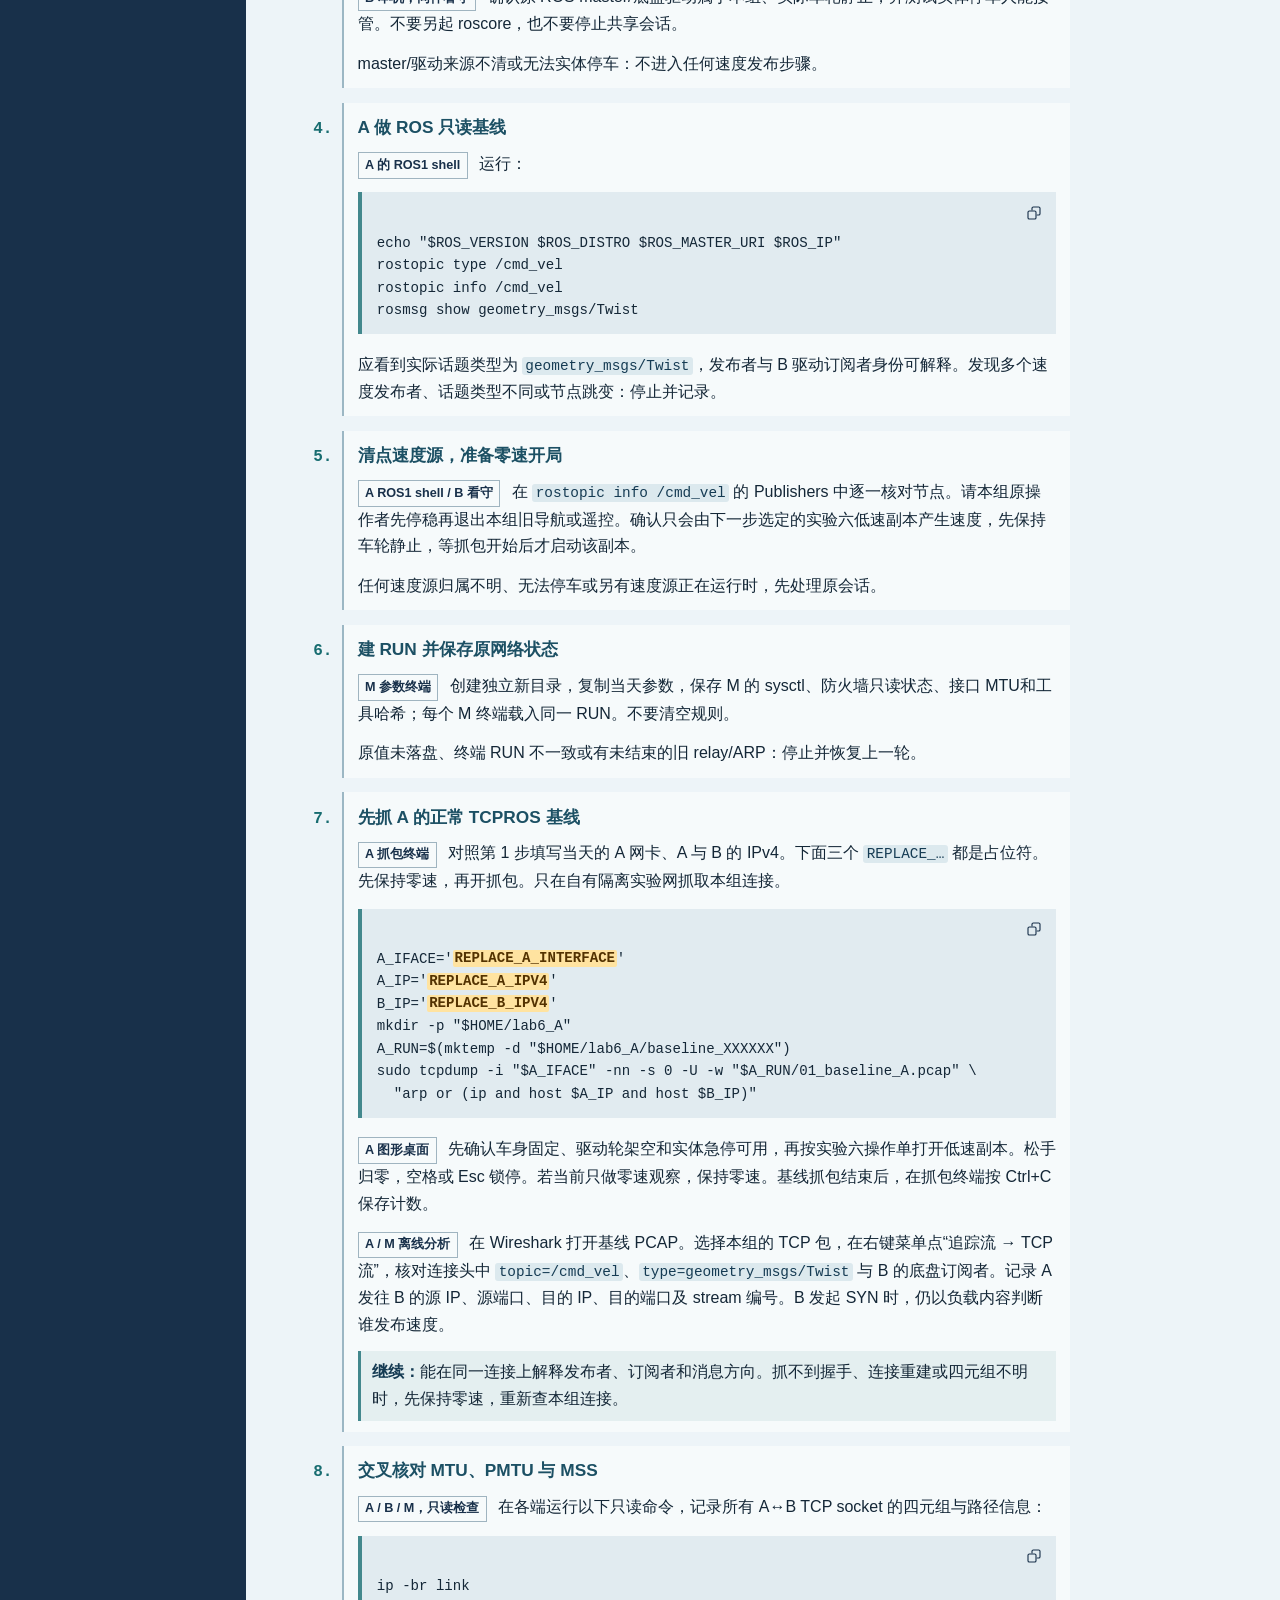
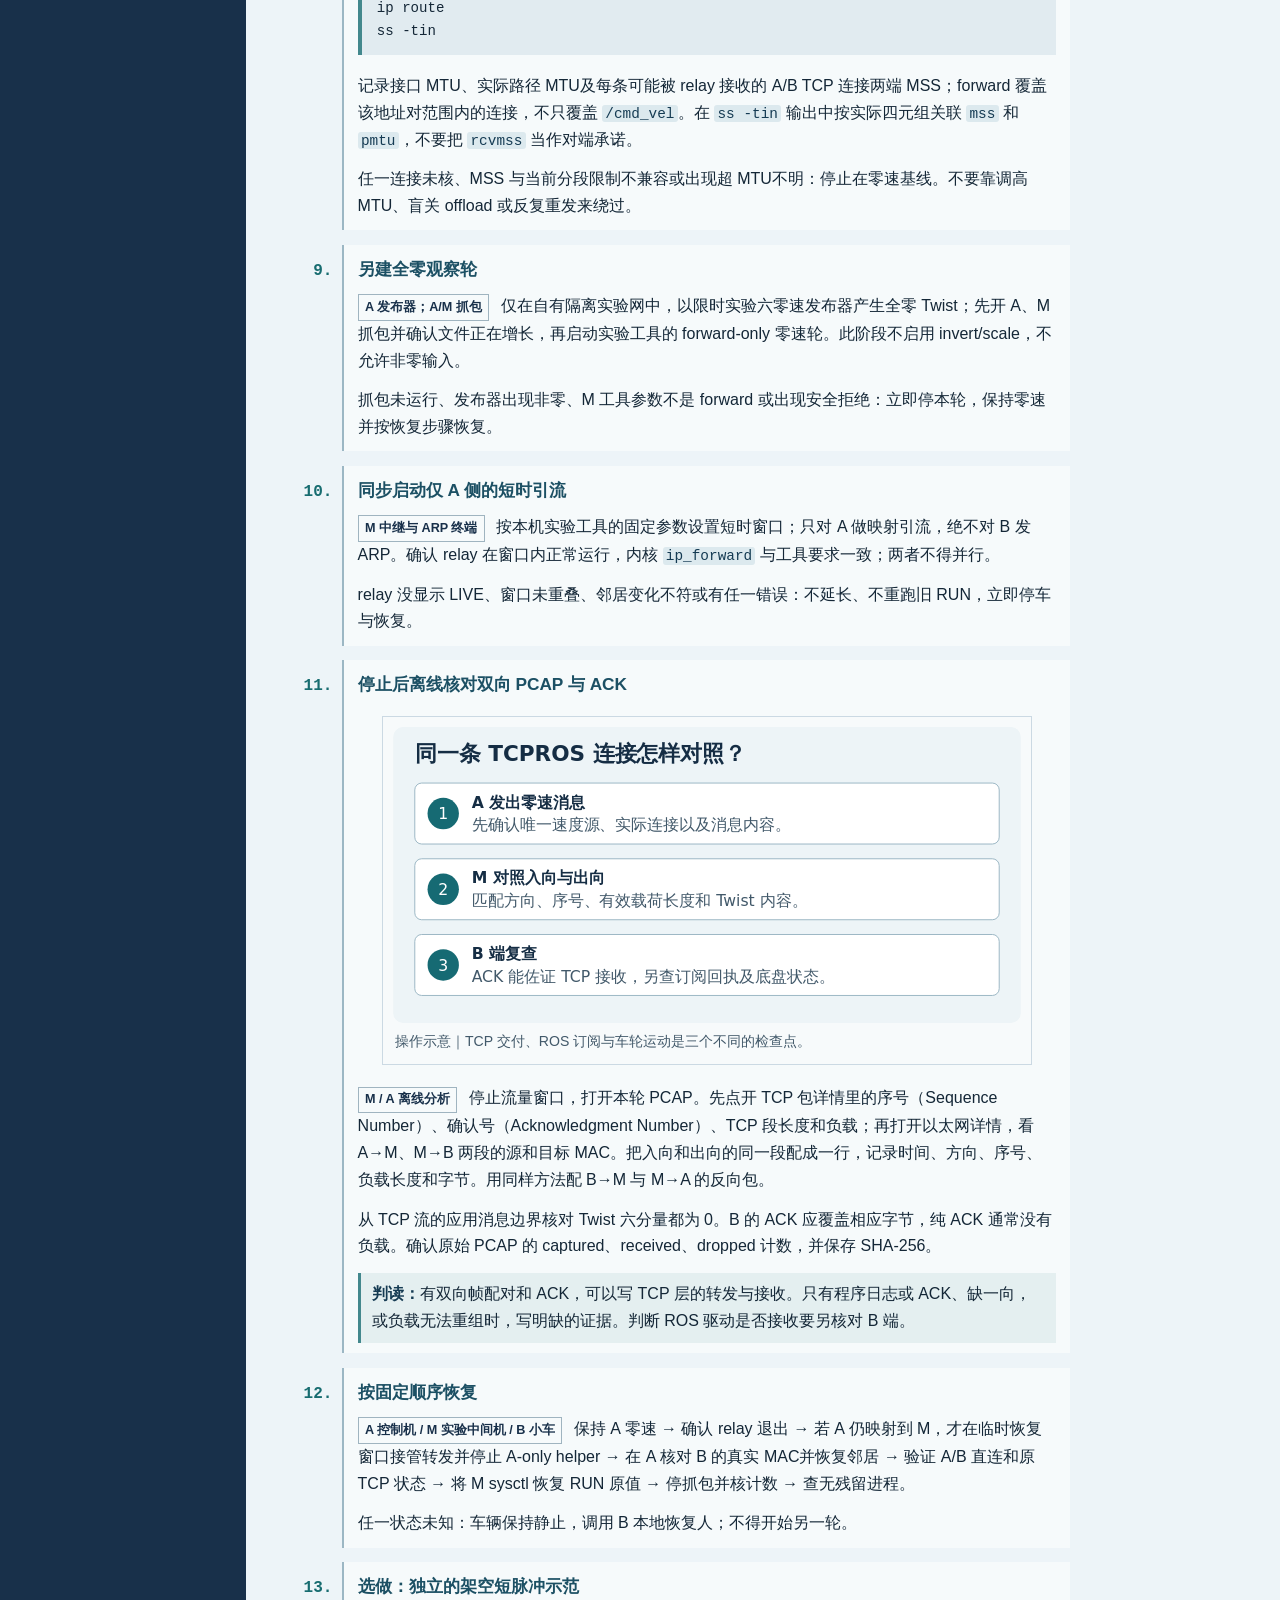
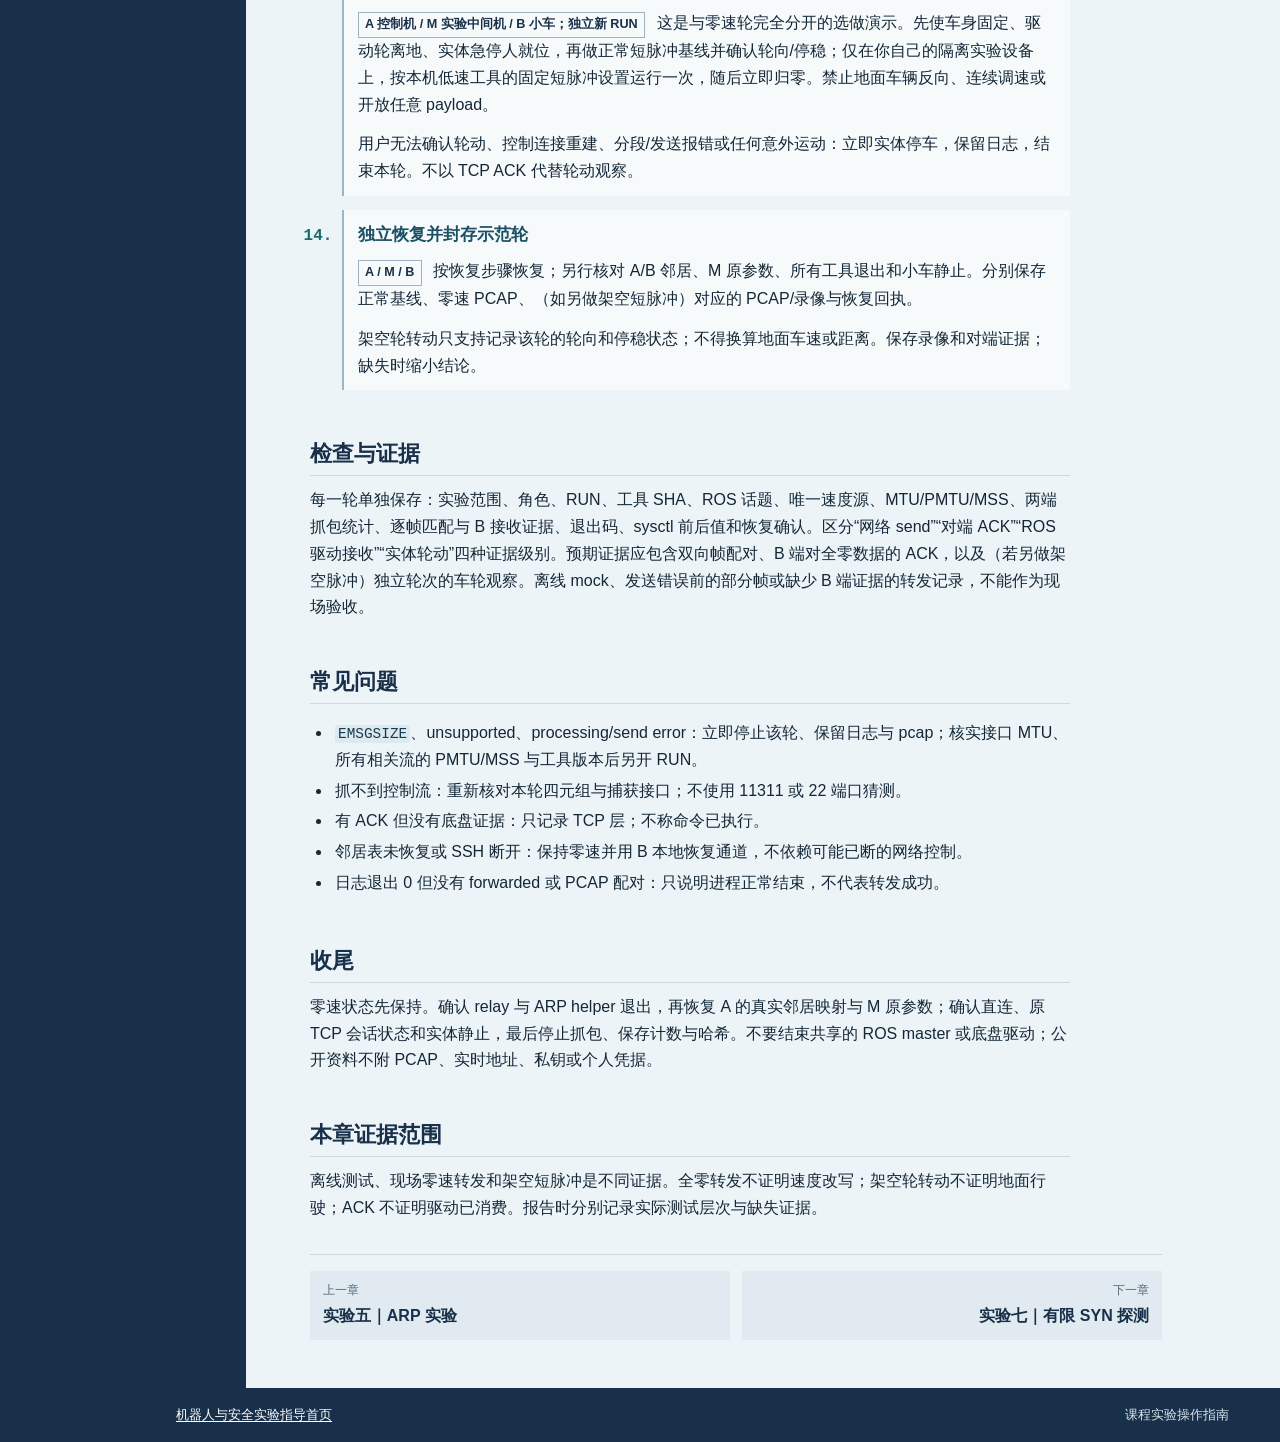
<file: lab-06.html>
<!doctype html>
<html lang="zh-CN"><head><meta charset="utf-8"><meta name="viewport" content="width=device-width, initial-scale=1"><meta name="color-scheme" content="light"><title>实验六｜中间人实验 · 机器人与安全实验指导</title><link rel="stylesheet" href="assets/site.css"><script src="assets/site.js" defer></script></head>
<body class="chapter-page"><a class="skip-link" href="#main-content">跳到正文</a>
<header class="site-header"><a class="brand" href="index.html"><span class="brand-mark" aria-hidden="true">R</span><span>机器人与安全<span class="brand-sub">实验指导 · 网页版</span></span></a><div class="header-meta"><span>实验 06 / 11</span><a href="index.html">回到首页</a></div></header>
<div class="chapter-layout"><aside class="chapter-aside"><details class="mobile-toc"><summary>打开实验目录</summary><nav aria-label="实验目录"><ol class="chapter-list"><li><a href="lab-00.html">00 <span>先准备环境</span></a></li>
<li><a href="lab-01.html">01 <span>ROS 基础与 TurtleSim</span></a></li>
<li><a href="lab-02.html">02 <span>连接与遥控</span></a></li>
<li><a href="lab-03.html">03 <span>SLAM 与导航</span></a></li>
<li><a href="lab-04.html">04 <span>循线跟踪（选做）</span></a></li>
<li><a href="lab-05.html">05 <span>ARP 实验</span></a></li>
<li><a href="lab-06.html" aria-current="page">06 <span>中间人实验</span></a></li>
<li><a href="lab-07.html">07 <span>有限 SYN 探测</span></a></li>
<li><a href="lab-08.html">08 <span>RSA 通信（选做）</span></a></li>
<li><a href="lab-09.html">09 <span>视觉识别</span></a></li>
<li><a href="lab-10.html">10 <span>SSH 口令安全（隔离）</span></a></li>
<li><a href="lab-11.html">11 <span>多机编队（选做）</span></a></li></ol></nav></details><nav class="desktop-toc" aria-label="实验目录"><p class="aside-title">实验目录</p><ol class="chapter-list"><li><a href="lab-00.html">00 <span>先准备环境</span></a></li>
<li><a href="lab-01.html">01 <span>ROS 基础与 TurtleSim</span></a></li>
<li><a href="lab-02.html">02 <span>连接与遥控</span></a></li>
<li><a href="lab-03.html">03 <span>SLAM 与导航</span></a></li>
<li><a href="lab-04.html">04 <span>循线跟踪（选做）</span></a></li>
<li><a href="lab-05.html">05 <span>ARP 实验</span></a></li>
<li><a href="lab-06.html" aria-current="page">06 <span>中间人实验</span></a></li>
<li><a href="lab-07.html">07 <span>有限 SYN 探测</span></a></li>
<li><a href="lab-08.html">08 <span>RSA 通信（选做）</span></a></li>
<li><a href="lab-09.html">09 <span>视觉识别</span></a></li>
<li><a href="lab-10.html">10 <span>SSH 口令安全（隔离）</span></a></li>
<li><a href="lab-11.html">11 <span>多机编队（选做）</span></a></li></ol></nav><nav class="page-toc" aria-label="本页内容"><p class="aside-title">本页内容</p><ol><li><a href="#goal">目标与边界</a></li>
<li><a href="#prepare">准备与检查</a></li>
<li><a href="#steps">操作步骤</a></li>
<li><a href="#check">检查与证据</a></li>
<li><a href="#troubleshoot">故障排查</a></li>
<li><a href="#finish">收尾</a></li><li><a href="#evidence">结果与证据范围</a></li></ol></nav></aside>
<main class="chapter-main" id="main-content"><div class="chapter-heading"><div><p class="eyebrow">实验 06 · 受限转发、速度改写与停车保护</p><h1>实验六｜中间人实验</h1></div><a class="print-link" href="#" data-print>打印本章</a></div><article class="prose"><section id="goal">
  <h2>本章目标</h2>
  <p>分清 TCPROS 控制连接的传输、ROS 消息和底盘响应三个层次。先取得正常基线，再只观察全零 Twist 的有限双向转发，离线逐帧核对两向序号、确认号、载荷和 B 端 ACK；如课程还安排实体脉冲演示，必须使用自有隔离设备、固定架空的底盘、现场看守和实体急停；否则只做零速与离线分析。禁止在正常网络对真实设备随意改写速度或持续运动。</p>
  <p class="callout">A 是控制机，M 是实验中间机，B 是小车。M 不得同时运行内核转发和用户态 relay。TCP ACK 只说明 TCP 层收到了相应字节；ROS 驱动是否收到、底盘是否响应须分别核查。</p>
</section>
<section id="prepare">
  <h2>准备与范围控制</h2>
  <p>需要实验六资料、A 上低速遥控副本、M 上实验工具、A/M 抓包工具和本轮可写证据目录。先确认隔离网络、三端身份与本轮参数。B 必须固定架空（若做实体示范）、轮子离地、看车人可实体断电；仅网络/SSH 停车不够。无这些条件，只完成基线与离线分析。</p>
  <p class="checkpoint">严格停在预览/只读的条件：端口或 TCP 连接不明、MSS/路径 MTU 未核、B 不在线、恢复通道不独立、抓包未启动，或已有其他速度源。不得沿用历史地址、端口、MAC、RUN。</p>
</section>
<section id="steps">
  <h2>操作步骤</h2>
  <ol class="walkthrough">
    <li><h3>识别 A、M、B 和当前会话</h3><p><span class="role-tag">A / M / B 本机终端</span> 分别读 <code>hostname</code>、<code>date -Is</code>、<code>ip -br -4 addr</code>、<code>ip -br link</code> 和 <code>ip -4 route</code>。填写当天拓扑表并记录时钟差。</p><p>端点角色、路由或桥接不明确：停止在只读检查，不进行转发。</p></li>
    <li><h3>检查本机工具，不连接小车</h3><p><span class="role-tag">A 本机普通终端</span> 使用控制机检查器。输出目录每轮单独建立。</p><pre><code>mkdir -p "$HOME/lab6_controller_environment"
A_CHECK=$(mktemp -d "$HOME/lab6_controller_environment/recheck_XXXXXX")
python3 ~/lab6_prep/工具/check_controller_lab6.py --kit ~/robot_labs --output "$A_CHECK"</code></pre><p><span class="role-tag">M 本机普通终端</span> 使用 M 的检查器，它不连接小车。把 M 的工具版本和校验值记在本轮表里。</p><pre><code>cd ~/lab6_prep
python3 工具/check_lab6_env.py</code></pre><p class="checkpoint"><strong>继续：</strong>两机自己的检查均通过。若缺文件、检查 FAIL 或版本不符，先取得对应版本的实验六工具和低速副本。离线自检通过只说明该版本的本机检查通过。</p></li>
    <li><h3>查 B 端真实 ROS 与停车办法</h3><p><span class="role-tag">B 本机；同伴看守</span> 确认原 ROS master/底盘驱动属于本组、实际车轮静止，并测试实体停车人能接管。不要另起 roscore，也不要停止共享会话。</p><p>master/驱动来源不清或无法实体停车：不进入任何速度发布步骤。</p></li>
    <li><h3>A 做 ROS 只读基线</h3><p><span class="role-tag">A 的 ROS1 shell</span> 运行：</p><pre><code>echo "$ROS_VERSION $ROS_DISTRO $ROS_MASTER_URI $ROS_IP"
rostopic type /cmd_vel
rostopic info /cmd_vel
rosmsg show geometry_msgs/Twist</code></pre><p>应看到实际话题类型为 <code>geometry_msgs/Twist</code>，发布者与 B 驱动订阅者身份可解释。发现多个速度发布者、话题类型不同或节点跳变：停止并记录。</p></li>
    <li><h3>清点速度源，准备零速开局</h3><p><span class="role-tag">A ROS1 shell / B 看守</span> 在 <code>rostopic info /cmd_vel</code> 的 Publishers 中逐一核对节点。请本组原操作者先停稳再退出本组旧导航或遥控。确认只会由下一步选定的实验六低速副本产生速度，先保持车轮静止，等抓包开始后才启动该副本。</p><p>任何速度源归属不明、无法停车或另有速度源正在运行时，先处理原会话。</p></li>
    <li><h3>建 RUN 并保存原网络状态</h3><p><span class="role-tag">M 参数终端</span> 创建独立新目录，复制当天参数，保存 M 的 sysctl、防火墙只读状态、接口 MTU和工具哈希；每个 M 终端载入同一 RUN。不要清空规则。</p><p>原值未落盘、终端 RUN 不一致或有未结束的旧 relay/ARP：停止并恢复上一轮。</p></li>
    <li><h3>先抓 A 的正常 TCPROS 基线</h3><p><span class="role-tag">A 抓包终端</span> 对照第 1 步填写当天的 A 网卡、A 与 B 的 IPv4。下面三个 <code>REPLACE_…</code> 都是占位符。先保持零速，再开抓包。只在自有隔离实验网抓取本组连接。</p><pre><code>A_IFACE='<mark class="replace-value">REPLACE_A_INTERFACE</mark>'
A_IP='<mark class="replace-value">REPLACE_A_IPV4</mark>'
B_IP='<mark class="replace-value">REPLACE_B_IPV4</mark>'
mkdir -p "$HOME/lab6_A"
A_RUN=$(mktemp -d "$HOME/lab6_A/baseline_XXXXXX")
sudo tcpdump -i "$A_IFACE" -nn -s 0 -U -w "$A_RUN/01_baseline_A.pcap" \
  "arp or (ip and host $A_IP and host $B_IP)"</code></pre><p><span class="role-tag">A 图形桌面</span> 先确认车身固定、驱动轮架空和实体急停可用，再按实验六操作单打开低速副本。松手归零，空格或 Esc 锁停。若当前只做零速观察，保持零速。基线抓包结束后，在抓包终端按 Ctrl+C 保存计数。</p><p><span class="role-tag">A / M 离线分析</span> 在 Wireshark 打开基线 PCAP。选择本组的 TCP 包，在右键菜单点“追踪流 → TCP 流”，核对连接头中 <code>topic=/cmd_vel</code>、<code>type=geometry_msgs/Twist</code> 与 B 的底盘订阅者。记录 A 发往 B 的源 IP、源端口、目的 IP、目的端口及 stream 编号。B 发起 SYN 时，仍以负载内容判断谁发布速度。</p><p class="checkpoint"><strong>继续：</strong>能在同一连接上解释发布者、订阅者和消息方向。抓不到握手、连接重建或四元组不明时，先保持零速，重新查本组连接。</p></li>
    <li><h3>交叉核对 MTU、PMTU 与 MSS</h3><p><span class="role-tag">A / B / M，只读检查</span> 在各端运行以下只读命令，记录所有 A↔B TCP socket 的四元组与路径信息：</p><pre><code>ip -br link
ip route
ss -tin</code></pre><p>记录接口 MTU、实际路径 MTU及每条可能被 relay 接收的 A/B TCP 连接两端 MSS；forward 覆盖该地址对范围内的连接，不只覆盖 <code>/cmd_vel</code>。在 <code>ss -tin</code> 输出中按实际四元组关联 <code>mss</code> 和 <code>pmtu</code>，不要把 <code>rcvmss</code> 当作对端承诺。</p><p>任一连接未核、MSS 与当前分段限制不兼容或出现超 MTU不明：停止在零速基线。不要靠调高 MTU、盲关 offload 或反复重发来绕过。</p></li>
    <li><h3>另建全零观察轮</h3><p><span class="role-tag">A 发布器；A/M 抓包</span> 仅在自有隔离实验网中，以限时实验六零速发布器产生全零 Twist；先开 A、M 抓包并确认文件正在增长，再启动实验工具的 forward-only 零速轮。此阶段不启用 invert/scale，不允许非零输入。</p><p>抓包未运行、发布器出现非零、M 工具参数不是 forward 或出现安全拒绝：立即停本轮，保持零速并按恢复步骤恢复。</p></li>
    <li><h3>同步启动仅 A 侧的短时引流</h3><p><span class="role-tag">M 中继与 ARP 终端</span> 按本机实验工具的固定参数设置短时窗口；只对 A 做映射引流，绝不对 B 发 ARP。确认 relay 在窗口内正常运行，内核 <code>ip_forward</code> 与工具要求一致；两者不得并行。</p><p>relay 没显示 LIVE、窗口未重叠、邻居变化不符或有任一错误：不延长、不重跑旧 RUN，立即停车与恢复。</p></li>
    <li><h3>停止后离线核对双向 PCAP 与 ACK</h3>  <figure class="lesson-figure"><img src="assets/guide/tcpros-compare.svg" alt="同一条 TCPROS 连接怎样对照？。A 发出零速消息，先确认唯一速度源、实际连接以及消息内容。；M 对照入向与出向，匹配方向、序号、有效载荷长度和 Twist 内容。；B 端复查，ACK 能佐证 TCP 接收，另查订阅回执及底盘状态。" loading="lazy"><figcaption>操作示意｜TCP 交付、ROS 订阅与车轮运动是三个不同的检查点。</figcaption></figure><p><span class="role-tag">M / A 离线分析</span> 停止流量窗口，打开本轮 PCAP。先点开 TCP 包详情里的序号（Sequence Number）、确认号（Acknowledgment Number）、TCP 段长度和负载；再打开以太网详情，看 A→M、M→B 两段的源和目标 MAC。把入向和出向的同一段配成一行，记录时间、方向、序号、负载长度和字节。用同样方法配 B→M 与 M→A 的反向包。</p><p>从 TCP 流的应用消息边界核对 Twist 六分量都为 0。B 的 ACK 应覆盖相应字节，纯 ACK 通常没有负载。确认原始 PCAP 的 captured、received、dropped 计数，并保存 SHA-256。</p><p class="checkpoint"><strong>判读：</strong>有双向帧配对和 ACK，可以写 TCP 层的转发与接收。只有程序日志或 ACK、缺一向，或负载无法重组时，写明缺的证据。判断 ROS 驱动是否接收要另核对 B 端。</p></li>
    <li><h3>按固定顺序恢复</h3><p><span class="role-tag">A 控制机 / M 实验中间机 / B 小车</span> 保持 A 零速 → 确认 relay 退出 → 若 A 仍映射到 M，才在临时恢复窗口接管转发并停止 A-only helper → 在 A 核对 B 的真实 MAC并恢复邻居 → 验证 A/B 直连和原 TCP 状态 → 将 M sysctl 恢复 RUN 原值 → 停抓包并核计数 → 查无残留进程。</p><p>任一状态未知：车辆保持静止，调用 B 本地恢复人；不得开始另一轮。</p></li>
    <li><h3>选做：独立的架空短脉冲示范</h3><p><span class="role-tag">A 控制机 / M 实验中间机 / B 小车；独立新 RUN</span> 这是与零速轮完全分开的选做演示。先使车身固定、驱动轮离地、实体急停人就位，再做正常短脉冲基线并确认轮向/停稳；仅在你自己的隔离实验设备上，按本机低速工具的固定短脉冲设置运行一次，随后立即归零。禁止地面车辆反向、连续调速或开放任意 payload。</p><p>用户无法确认轮动、控制连接重建、分段/发送报错或任何意外运动：立即实体停车，保留日志，结束本轮。不以 TCP ACK 代替轮动观察。</p></li>
    <li><h3>独立恢复并封存示范轮</h3><p><span class="role-tag">A / M / B</span> 按恢复步骤恢复；另行核对 A/B 邻居、M 原参数、所有工具退出和小车静止。分别保存正常基线、零速 PCAP、（如另做架空短脉冲）对应的 PCAP/录像与恢复回执。</p><p>架空轮转动只支持记录该轮的轮向和停稳状态；不得换算地面车速或距离。保存录像和对端证据；缺失时缩小结论。</p></li>
  </ol>
</section>
<section id="check"><h2>检查与证据</h2><p>每一轮单独保存：实验范围、角色、RUN、工具 SHA、ROS 话题、唯一速度源、MTU/PMTU/MSS、两端抓包统计、逐帧匹配与 B 接收证据、退出码、sysctl 前后值和恢复确认。区分“网络 send”“对端 ACK”“ROS 驱动接收”“实体轮动”四种证据级别。预期证据应包含双向帧配对、B 端对全零数据的 ACK，以及（若另做架空脉冲）独立轮次的车轮观察。离线 mock、发送错误前的部分帧或缺少 B 端证据的转发记录，不能作为现场验收。</p></section>
<section id="troubleshoot"><h2>常见问题</h2><ul><li><code>EMSGSIZE</code>、unsupported、processing/send error：立即停止该轮、保留日志与 pcap；核实接口 MTU、所有相关流的 PMTU/MSS 与工具版本后另开 RUN。</li><li>抓不到控制流：重新核对本轮四元组与捕获接口；不使用 11311 或 22 端口猜测。</li><li>有 ACK 但没有底盘证据：只记录 TCP 层；不称命令已执行。</li><li>邻居表未恢复或 SSH 断开：保持零速并用 B 本地恢复通道，不依赖可能已断的网络控制。</li><li>日志退出 0 但没有 forwarded 或 PCAP 配对：只说明进程正常结束，不代表转发成功。</li></ul></section>
<section id="finish"><h2>收尾</h2><p>零速状态先保持。确认 relay 与 ARP helper 退出，再恢复 A 的真实邻居映射与 M 原参数；确认直连、原 TCP 会话状态和实体静止，最后停止抓包、保存计数与哈希。不要结束共享的 ROS master 或底盘驱动；公开资料不附 PCAP、实时地址、私钥或个人凭据。</p></section>
<section id="evidence"><h2>本章证据范围</h2><p>离线测试、现场零速转发和架空短脉冲是不同证据。全零转发不证明速度改写；架空轮转动不证明地面行驶；ACK 不证明驱动已消费。报告时分别记录实际测试层次与缺失证据。</p></section>
</article>
<nav class="chapter-pagination" aria-label="章节切换"><a href="lab-05.html"><span>上一章</span>实验五｜ARP 实验</a><a href="lab-07.html"><span>下一章</span>实验七｜有限 SYN 探测</a></nav></main></div>
<footer class="site-footer"><a href="index.html">机器人与安全实验指导首页</a><span>课程实验操作指南</span></footer></body></html>
</file>
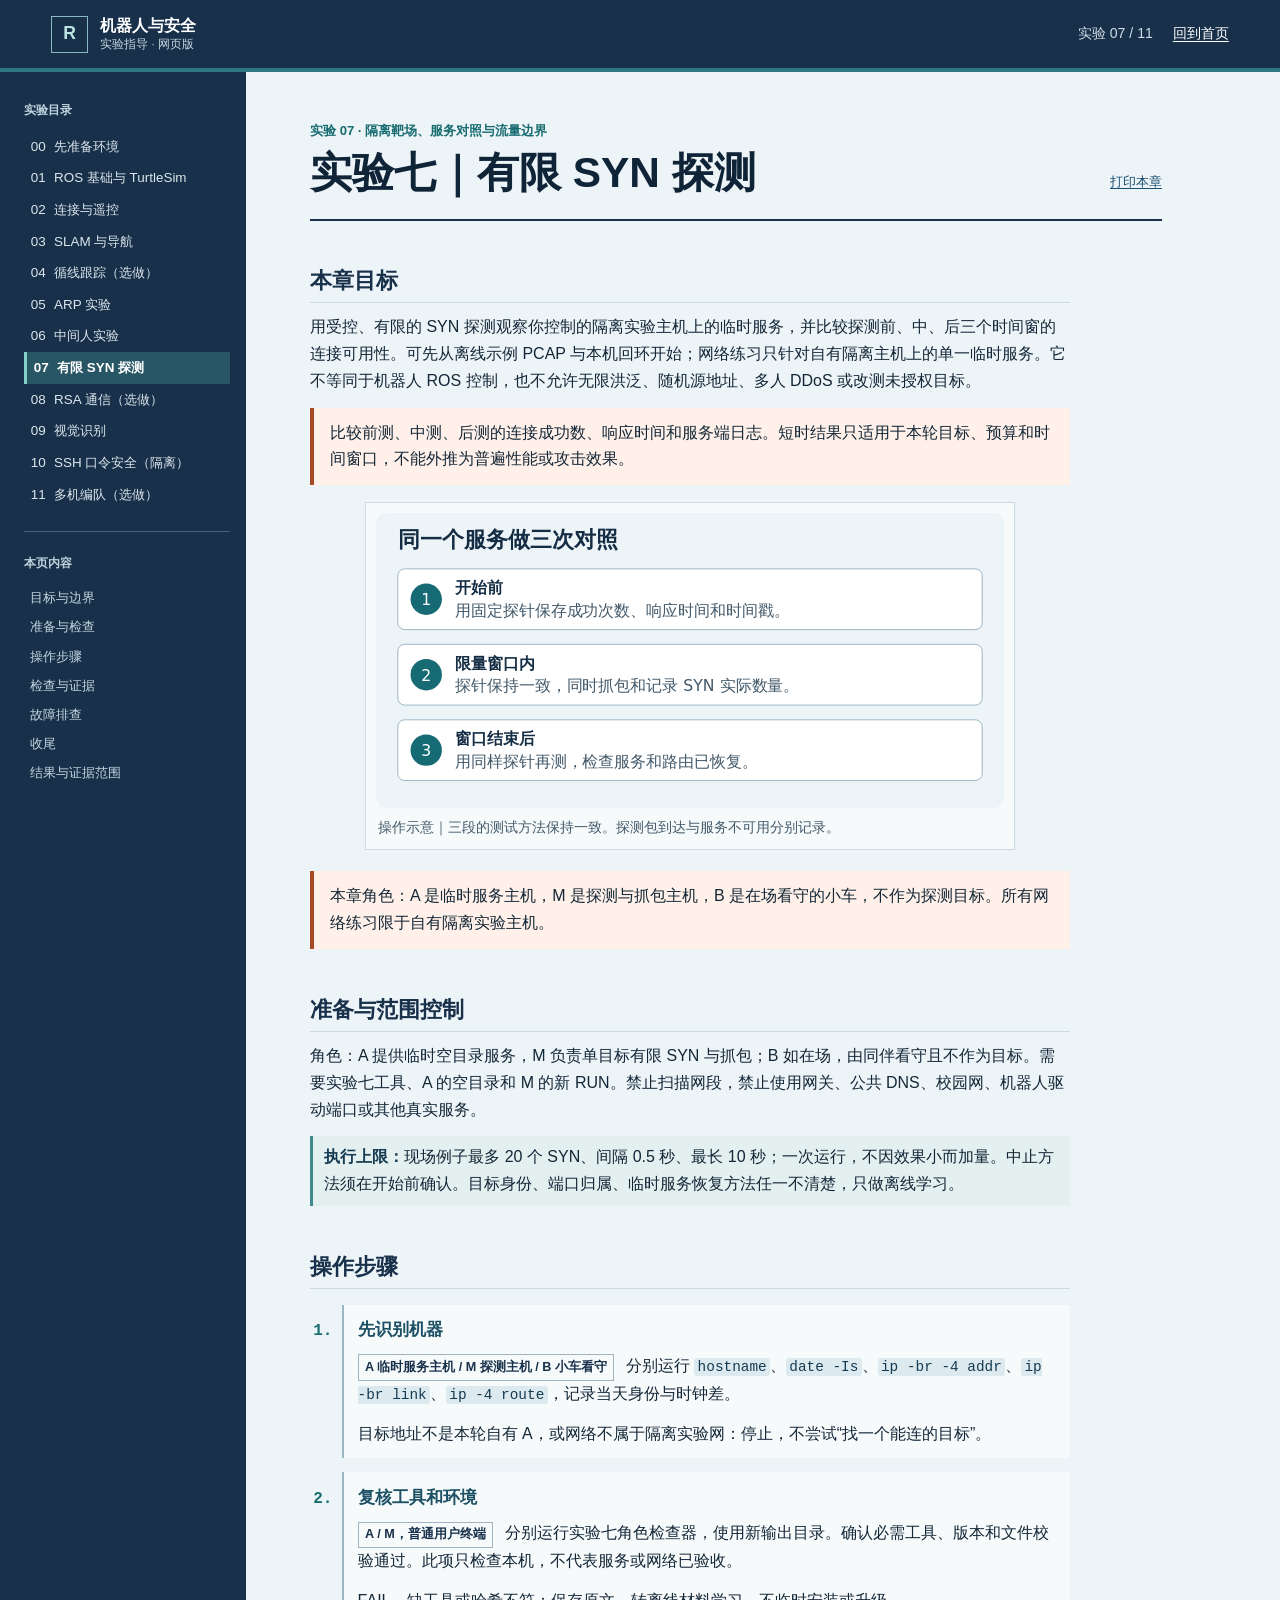
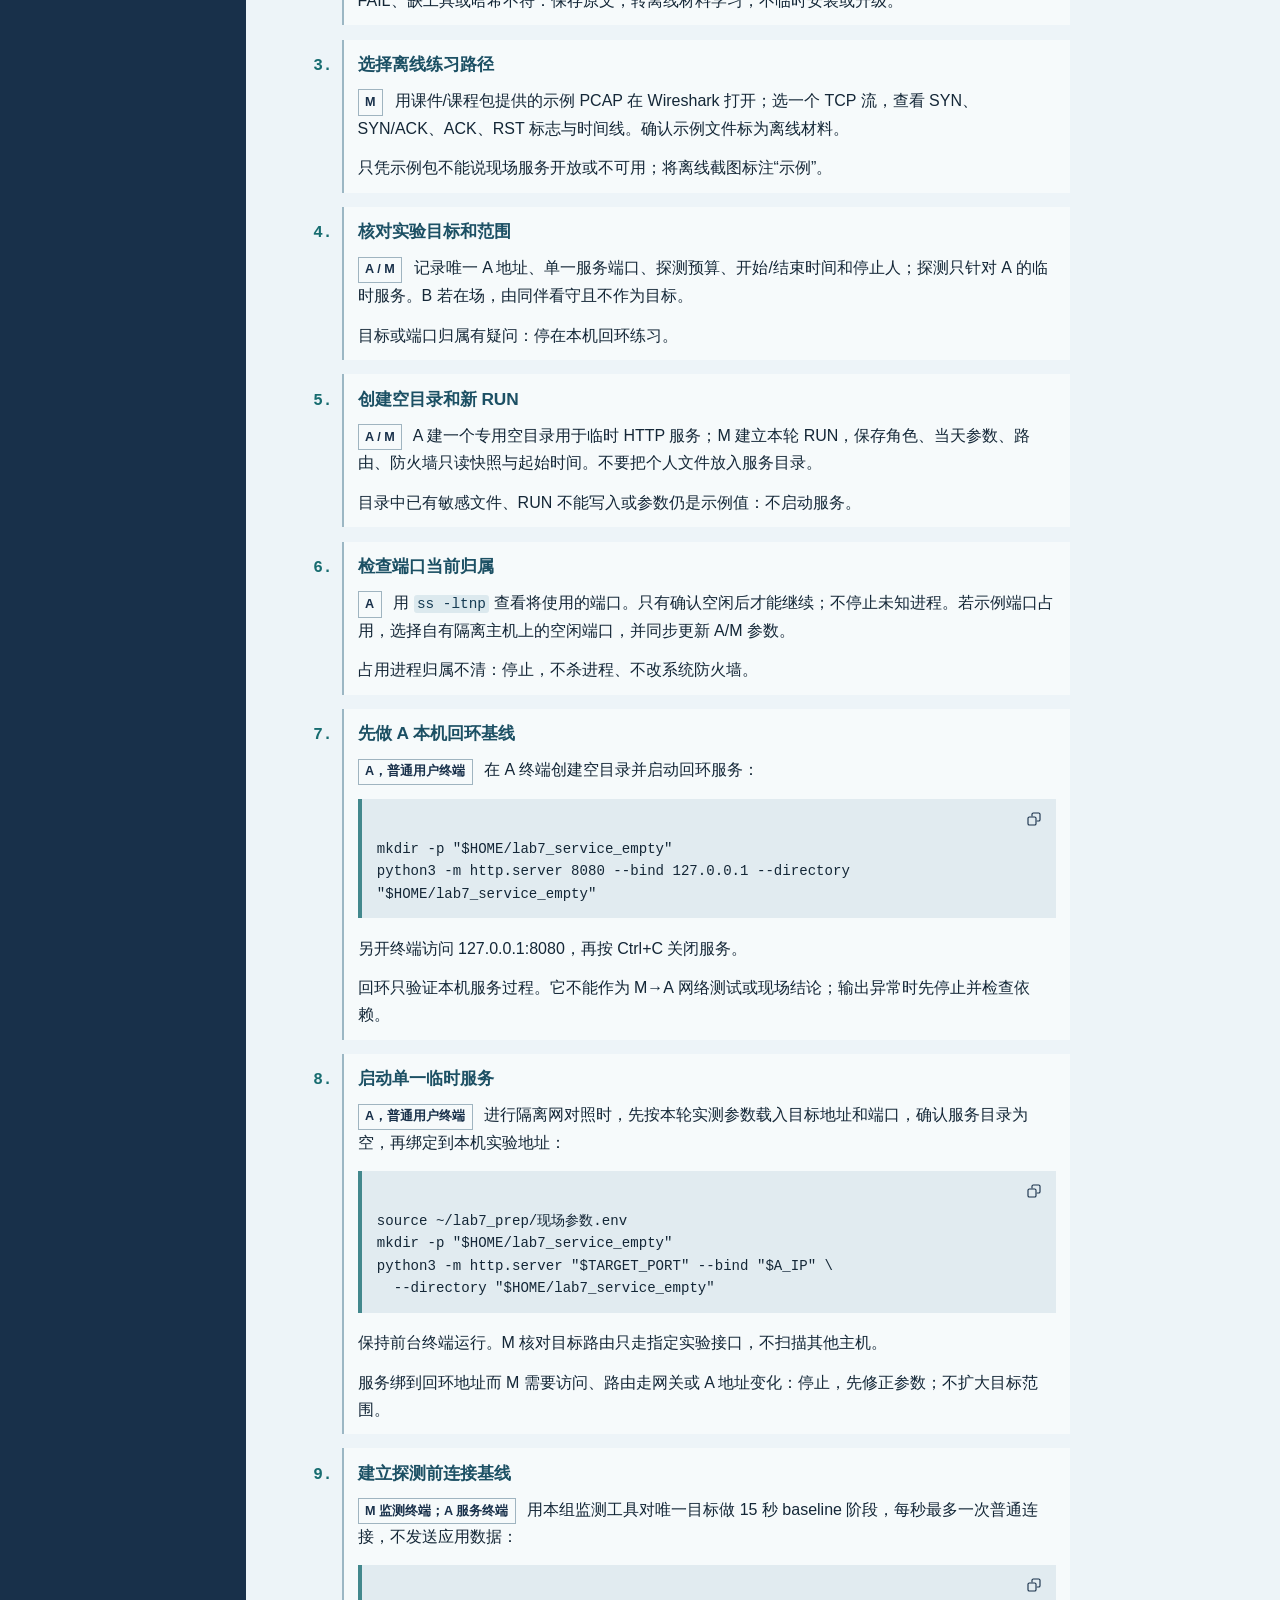
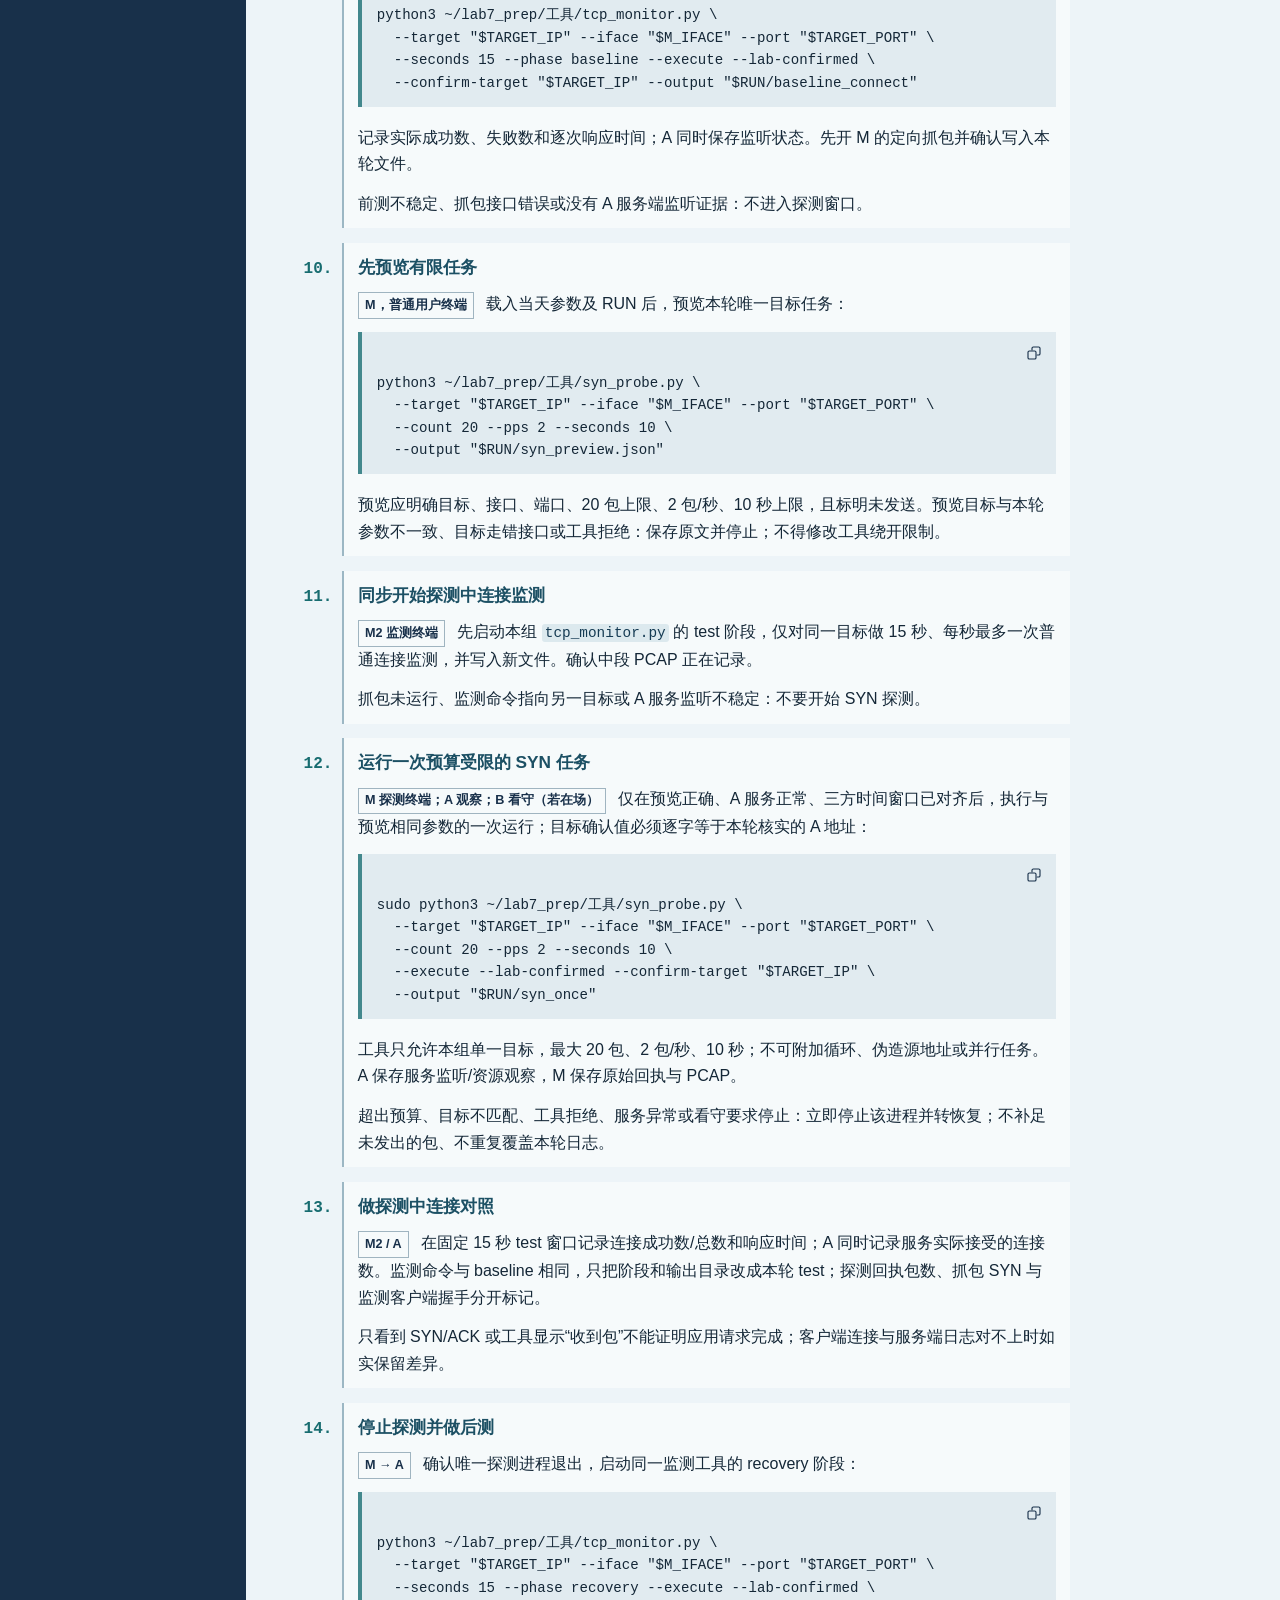
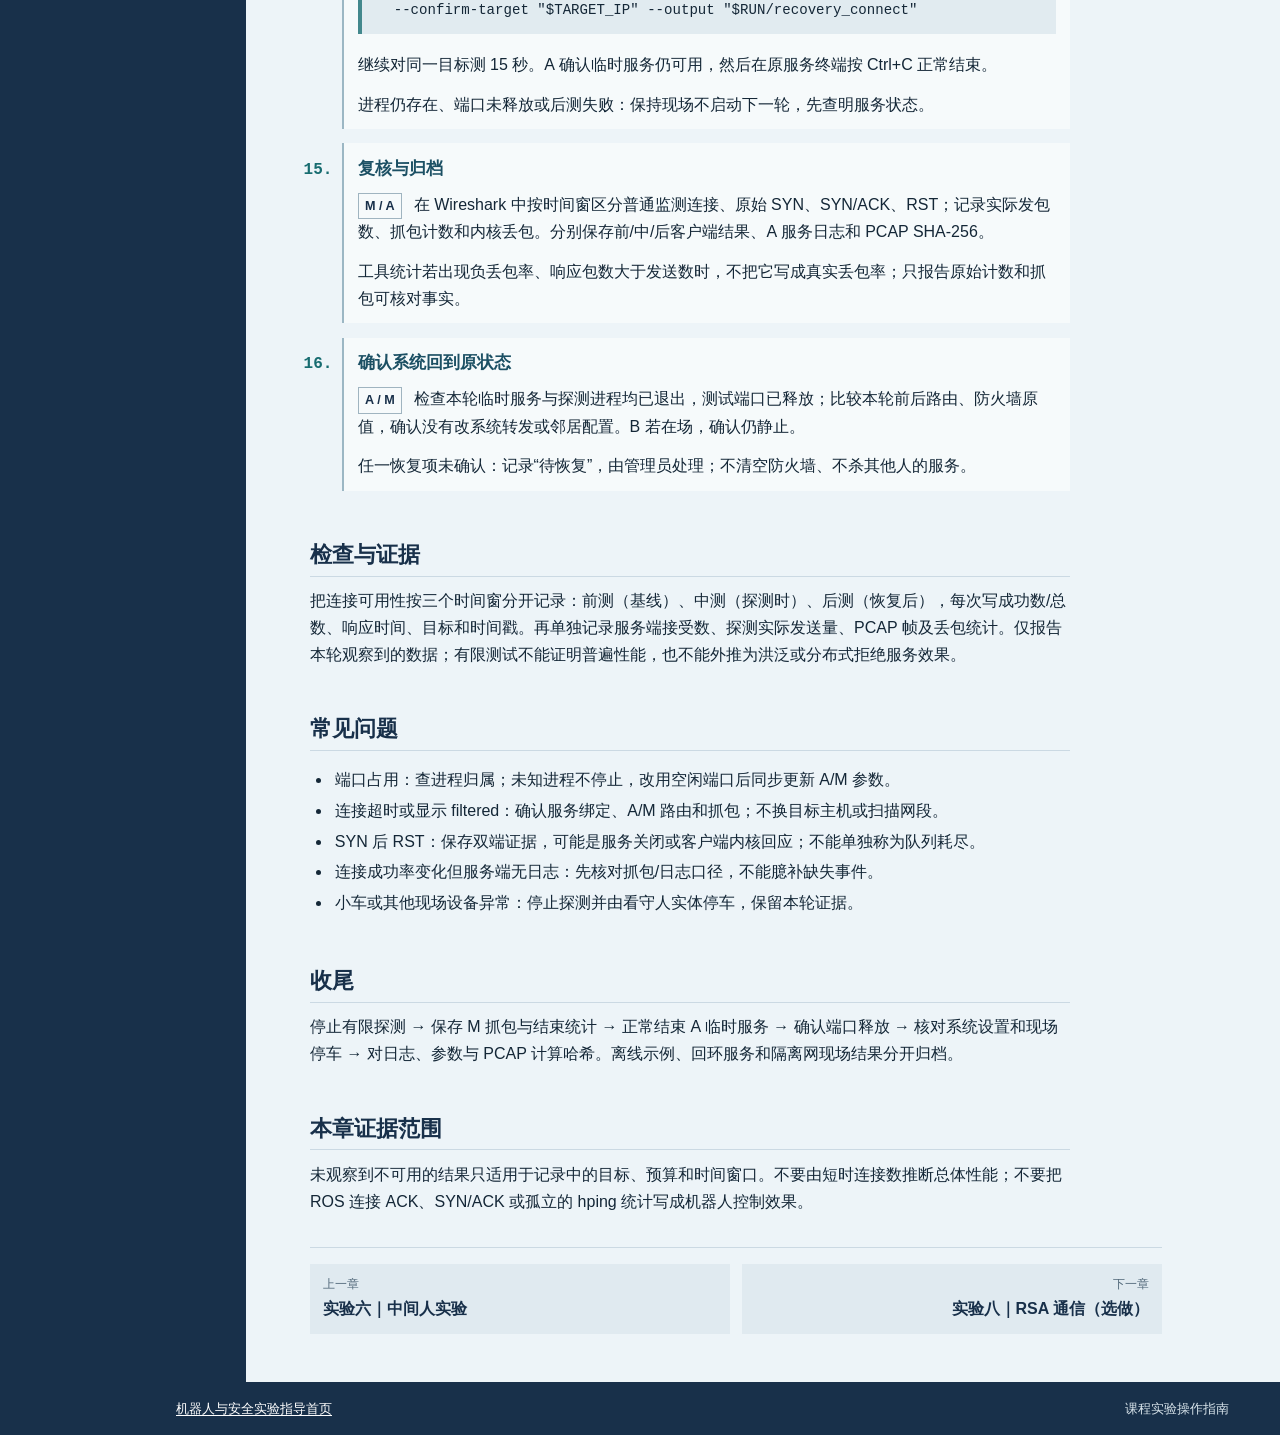
<file: lab-07.html>
<!doctype html>
<html lang="zh-CN"><head><meta charset="utf-8"><meta name="viewport" content="width=device-width, initial-scale=1"><meta name="color-scheme" content="light"><title>实验七｜有限 SYN 探测 · 机器人与安全实验指导</title><link rel="stylesheet" href="assets/site.css"><script src="assets/site.js" defer></script></head>
<body class="chapter-page"><a class="skip-link" href="#main-content">跳到正文</a>
<header class="site-header"><a class="brand" href="index.html"><span class="brand-mark" aria-hidden="true">R</span><span>机器人与安全<span class="brand-sub">实验指导 · 网页版</span></span></a><div class="header-meta"><span>实验 07 / 11</span><a href="index.html">回到首页</a></div></header>
<div class="chapter-layout"><aside class="chapter-aside"><details class="mobile-toc"><summary>打开实验目录</summary><nav aria-label="实验目录"><ol class="chapter-list"><li><a href="lab-00.html">00 <span>先准备环境</span></a></li>
<li><a href="lab-01.html">01 <span>ROS 基础与 TurtleSim</span></a></li>
<li><a href="lab-02.html">02 <span>连接与遥控</span></a></li>
<li><a href="lab-03.html">03 <span>SLAM 与导航</span></a></li>
<li><a href="lab-04.html">04 <span>循线跟踪（选做）</span></a></li>
<li><a href="lab-05.html">05 <span>ARP 实验</span></a></li>
<li><a href="lab-06.html">06 <span>中间人实验</span></a></li>
<li><a href="lab-07.html" aria-current="page">07 <span>有限 SYN 探测</span></a></li>
<li><a href="lab-08.html">08 <span>RSA 通信（选做）</span></a></li>
<li><a href="lab-09.html">09 <span>视觉识别</span></a></li>
<li><a href="lab-10.html">10 <span>SSH 口令安全（隔离）</span></a></li>
<li><a href="lab-11.html">11 <span>多机编队（选做）</span></a></li></ol></nav></details><nav class="desktop-toc" aria-label="实验目录"><p class="aside-title">实验目录</p><ol class="chapter-list"><li><a href="lab-00.html">00 <span>先准备环境</span></a></li>
<li><a href="lab-01.html">01 <span>ROS 基础与 TurtleSim</span></a></li>
<li><a href="lab-02.html">02 <span>连接与遥控</span></a></li>
<li><a href="lab-03.html">03 <span>SLAM 与导航</span></a></li>
<li><a href="lab-04.html">04 <span>循线跟踪（选做）</span></a></li>
<li><a href="lab-05.html">05 <span>ARP 实验</span></a></li>
<li><a href="lab-06.html">06 <span>中间人实验</span></a></li>
<li><a href="lab-07.html" aria-current="page">07 <span>有限 SYN 探测</span></a></li>
<li><a href="lab-08.html">08 <span>RSA 通信（选做）</span></a></li>
<li><a href="lab-09.html">09 <span>视觉识别</span></a></li>
<li><a href="lab-10.html">10 <span>SSH 口令安全（隔离）</span></a></li>
<li><a href="lab-11.html">11 <span>多机编队（选做）</span></a></li></ol></nav><nav class="page-toc" aria-label="本页内容"><p class="aside-title">本页内容</p><ol><li><a href="#goal">目标与边界</a></li>
<li><a href="#prepare">准备与检查</a></li>
<li><a href="#steps">操作步骤</a></li>
<li><a href="#check">检查与证据</a></li>
<li><a href="#troubleshoot">故障排查</a></li>
<li><a href="#finish">收尾</a></li><li><a href="#evidence">结果与证据范围</a></li></ol></nav></aside>
<main class="chapter-main" id="main-content"><div class="chapter-heading"><div><p class="eyebrow">实验 07 · 隔离靶场、服务对照与流量边界</p><h1>实验七｜有限 SYN 探测</h1></div><a class="print-link" href="#" data-print>打印本章</a></div><article class="prose"><section id="goal">
  <h2>本章目标</h2>
  <p>用受控、有限的 SYN 探测观察你控制的隔离实验主机上的临时服务，并比较探测前、中、后三个时间窗的连接可用性。可先从离线示例 PCAP 与本机回环开始；网络练习只针对自有隔离主机上的单一临时服务。它不等同于机器人 ROS 控制，也不允许无限洪泛、随机源地址、多人 DDoS 或改测未授权目标。</p>
  <p class="callout">比较前测、中测、后测的连接成功数、响应时间和服务端日志。短时结果只适用于本轮目标、预算和时间窗口，不能外推为普遍性能或攻击效果。</p>
  <figure class="lesson-figure"><img src="assets/guide/syn-control.svg" alt="同一个服务做三次对照。开始前，用固定探针保存成功次数、响应时间和时间戳。；限量窗口内，探针保持一致，同时抓包和记录 SYN 实际数量。；窗口结束后，用同样探针再测，检查服务和路由已恢复。" loading="lazy"><figcaption>操作示意｜三段的测试方法保持一致。探测包到达与服务不可用分别记录。</figcaption></figure>
</section>
<p class="callout">本章角色：A 是临时服务主机，M 是探测与抓包主机，B 是在场看守的小车，不作为探测目标。所有网络练习限于自有隔离实验主机。</p>
<section id="prepare">
  <h2>准备与范围控制</h2>
  <p>角色：A 提供临时空目录服务，M 负责单目标有限 SYN 与抓包；B 如在场，由同伴看守且不作为目标。需要实验七工具、A 的空目录和 M 的新 RUN。禁止扫描网段，禁止使用网关、公共 DNS、校园网、机器人驱动端口或其他真实服务。</p>
  <p class="checkpoint"><strong>执行上限：</strong>现场例子最多 20 个 SYN、间隔 0.5 秒、最长 10 秒；一次运行，不因效果小而加量。中止方法须在开始前确认。目标身份、端口归属、临时服务恢复方法任一不清楚，只做离线学习。</p>
</section>
<section id="steps">
  <h2>操作步骤</h2>
  <ol class="walkthrough">
    <li><h3>先识别机器</h3><p><span class="role-tag">A 临时服务主机 / M 探测主机 / B 小车看守</span> 分别运行 <code>hostname</code>、<code>date -Is</code>、<code>ip -br -4 addr</code>、<code>ip -br link</code>、<code>ip -4 route</code>，记录当天身份与时钟差。</p><p>目标地址不是本轮自有 A，或网络不属于隔离实验网：停止，不尝试“找一个能连的目标”。</p></li>
    <li><h3>复核工具和环境</h3><p><span class="role-tag">A / M，普通用户终端</span> 分别运行实验七角色检查器，使用新输出目录。确认必需工具、版本和文件校验通过。此项只检查本机，不代表服务或网络已验收。</p><p>FAIL、缺工具或哈希不符：保存原文，转离线材料学习，不临时安装或升级。</p></li>
    <li><h3>选择离线练习路径</h3><p><span class="role-tag">M</span> 用课件/课程包提供的示例 PCAP 在 Wireshark 打开；选一个 TCP 流，查看 SYN、SYN/ACK、ACK、RST 标志与时间线。确认示例文件标为离线材料。</p><p>只凭示例包不能说现场服务开放或不可用；将离线截图标注“示例”。</p></li>
    <li><h3>核对实验目标和范围</h3><p><span class="role-tag">A / M</span> 记录唯一 A 地址、单一服务端口、探测预算、开始/结束时间和停止人；探测只针对 A 的临时服务。B 若在场，由同伴看守且不作为目标。</p><p>目标或端口归属有疑问：停在本机回环练习。</p></li>
    <li><h3>创建空目录和新 RUN</h3><p><span class="role-tag">A / M</span> A 建一个专用空目录用于临时 HTTP 服务；M 建立本轮 RUN，保存角色、当天参数、路由、防火墙只读快照与起始时间。不要把个人文件放入服务目录。</p><p>目录中已有敏感文件、RUN 不能写入或参数仍是示例值：不启动服务。</p></li>
    <li><h3>检查端口当前归属</h3><p><span class="role-tag">A</span> 用 <code>ss -ltnp</code> 查看将使用的端口。只有确认空闲后才能继续；不停止未知进程。若示例端口占用，选择自有隔离主机上的空闲端口，并同步更新 A/M 参数。</p><p>占用进程归属不清：停止，不杀进程、不改系统防火墙。</p></li>
    <li><h3>先做 A 本机回环基线</h3><p><span class="role-tag">A，普通用户终端</span> 在 A 终端创建空目录并启动回环服务：</p><pre><code>mkdir -p "$HOME/lab7_service_empty"
python3 -m http.server 8080 --bind 127.0.0.1 --directory "$HOME/lab7_service_empty"</code></pre><p>另开终端访问 127.0.0.1:8080，再按 Ctrl+C 关闭服务。</p><p>回环只验证本机服务过程。它不能作为 M→A 网络测试或现场结论；输出异常时先停止并检查依赖。</p></li>
    <li><h3>启动单一临时服务</h3><p><span class="role-tag">A，普通用户终端</span> 进行隔离网对照时，先按本轮实测参数载入目标地址和端口，确认服务目录为空，再绑定到本机实验地址：</p><pre><code>source ~/lab7_prep/现场参数.env
mkdir -p "$HOME/lab7_service_empty"
python3 -m http.server "$TARGET_PORT" --bind "$A_IP" \
  --directory "$HOME/lab7_service_empty"</code></pre><p>保持前台终端运行。M 核对目标路由只走指定实验接口，不扫描其他主机。</p><p>服务绑到回环地址而 M 需要访问、路由走网关或 A 地址变化：停止，先修正参数；不扩大目标范围。</p></li>
    <li><h3>建立探测前连接基线</h3><p><span class="role-tag">M 监测终端；A 服务终端</span> 用本组监测工具对唯一目标做 15 秒 baseline 阶段，每秒最多一次普通连接，不发送应用数据：</p><pre><code>python3 ~/lab7_prep/工具/tcp_monitor.py \
  --target "$TARGET_IP" --iface "$M_IFACE" --port "$TARGET_PORT" \
  --seconds 15 --phase baseline --execute --lab-confirmed \
  --confirm-target "$TARGET_IP" --output "$RUN/baseline_connect"</code></pre><p>记录实际成功数、失败数和逐次响应时间；A 同时保存监听状态。先开 M 的定向抓包并确认写入本轮文件。</p><p>前测不稳定、抓包接口错误或没有 A 服务端监听证据：不进入探测窗口。</p></li>
    <li><h3>先预览有限任务</h3><p><span class="role-tag">M，普通用户终端</span> 载入当天参数及 RUN 后，预览本轮唯一目标任务：</p><pre><code>python3 ~/lab7_prep/工具/syn_probe.py \
  --target "$TARGET_IP" --iface "$M_IFACE" --port "$TARGET_PORT" \
  --count 20 --pps 2 --seconds 10 \
  --output "$RUN/syn_preview.json"</code></pre><p>预览应明确目标、接口、端口、20 包上限、2 包/秒、10 秒上限，且标明未发送。预览目标与本轮参数不一致、目标走错接口或工具拒绝：保存原文并停止；不得修改工具绕开限制。</p></li>
    <li><h3>同步开始探测中连接监测</h3><p><span class="role-tag">M2 监测终端</span> 先启动本组 <code>tcp_monitor.py</code> 的 test 阶段，仅对同一目标做 15 秒、每秒最多一次普通连接监测，并写入新文件。确认中段 PCAP 正在记录。</p><p>抓包未运行、监测命令指向另一目标或 A 服务监听不稳定：不要开始 SYN 探测。</p></li>
    <li><h3>运行一次预算受限的 SYN 任务</h3><p><span class="role-tag">M 探测终端；A 观察；B 看守（若在场）</span> 仅在预览正确、A 服务正常、三方时间窗口已对齐后，执行与预览相同参数的一次运行；目标确认值必须逐字等于本轮核实的 A 地址：</p><pre><code>sudo python3 ~/lab7_prep/工具/syn_probe.py \
  --target "$TARGET_IP" --iface "$M_IFACE" --port "$TARGET_PORT" \
  --count 20 --pps 2 --seconds 10 \
  --execute --lab-confirmed --confirm-target "$TARGET_IP" \
  --output "$RUN/syn_once"</code></pre><p>工具只允许本组单一目标，最大 20 包、2 包/秒、10 秒；不可附加循环、伪造源地址或并行任务。A 保存服务监听/资源观察，M 保存原始回执与 PCAP。</p><p>超出预算、目标不匹配、工具拒绝、服务异常或看守要求停止：立即停止该进程并转恢复；不补足未发出的包、不重复覆盖本轮日志。</p></li>
    <li><h3>做探测中连接对照</h3><p><span class="role-tag">M2 / A</span> 在固定 15 秒 test 窗口记录连接成功数/总数和响应时间；A 同时记录服务实际接受的连接数。监测命令与 baseline 相同，只把阶段和输出目录改成本轮 test；探测回执包数、抓包 SYN 与监测客户端握手分开标记。</p><p>只看到 SYN/ACK 或工具显示“收到包”不能证明应用请求完成；客户端连接与服务端日志对不上时如实保留差异。</p></li>
    <li><h3>停止探测并做后测</h3><p><span class="role-tag">M → A</span> 确认唯一探测进程退出，启动同一监测工具的 recovery 阶段：</p><pre><code>python3 ~/lab7_prep/工具/tcp_monitor.py \
  --target "$TARGET_IP" --iface "$M_IFACE" --port "$TARGET_PORT" \
  --seconds 15 --phase recovery --execute --lab-confirmed \
  --confirm-target "$TARGET_IP" --output "$RUN/recovery_connect"</code></pre><p>继续对同一目标测 15 秒。A 确认临时服务仍可用，然后在原服务终端按 Ctrl+C 正常结束。</p><p>进程仍存在、端口未释放或后测失败：保持现场不启动下一轮，先查明服务状态。</p></li>
    <li><h3>复核与归档</h3><p><span class="role-tag">M / A</span> 在 Wireshark 中按时间窗区分普通监测连接、原始 SYN、SYN/ACK、RST；记录实际发包数、抓包计数和内核丢包。分别保存前/中/后客户端结果、A 服务日志和 PCAP SHA-256。</p><p>工具统计若出现负丢包率、响应包数大于发送数时，不把它写成真实丢包率；只报告原始计数和抓包可核对事实。</p></li>
    <li><h3>确认系统回到原状态</h3><p><span class="role-tag">A / M</span> 检查本轮临时服务与探测进程均已退出，测试端口已释放；比较本轮前后路由、防火墙原值，确认没有改系统转发或邻居配置。B 若在场，确认仍静止。</p><p>任一恢复项未确认：记录“待恢复”，由管理员处理；不清空防火墙、不杀其他人的服务。</p></li>
  </ol>
</section>
<section id="check"><h2>检查与证据</h2><p>把连接可用性按三个时间窗分开记录：前测（基线）、中测（探测时）、后测（恢复后），每次写成功数/总数、响应时间、目标和时间戳。再单独记录服务端接受数、探测实际发送量、PCAP 帧及丢包统计。仅报告本轮观察到的数据；有限测试不能证明普遍性能，也不能外推为洪泛或分布式拒绝服务效果。</p></section>
<section id="troubleshoot"><h2>常见问题</h2><ul><li>端口占用：查进程归属；未知进程不停止，改用空闲端口后同步更新 A/M 参数。</li><li>连接超时或显示 filtered：确认服务绑定、A/M 路由和抓包；不换目标主机或扫描网段。</li><li>SYN 后 RST：保存双端证据，可能是服务关闭或客户端内核回应；不能单独称为队列耗尽。</li><li>连接成功率变化但服务端无日志：先核对抓包/日志口径，不能臆补缺失事件。</li><li>小车或其他现场设备异常：停止探测并由看守人实体停车，保留本轮证据。</li></ul></section>
<section id="finish"><h2>收尾</h2><p>停止有限探测 → 保存 M 抓包与结束统计 → 正常结束 A 临时服务 → 确认端口释放 → 核对系统设置和现场停车 → 对日志、参数与 PCAP 计算哈希。离线示例、回环服务和隔离网现场结果分开归档。</p></section>
<section id="evidence"><h2>本章证据范围</h2><p>未观察到不可用的结果只适用于记录中的目标、预算和时间窗口。不要由短时连接数推断总体性能；不要把 ROS 连接 ACK、SYN/ACK 或孤立的 hping 统计写成机器人控制效果。</p></section>
</article>
<nav class="chapter-pagination" aria-label="章节切换"><a href="lab-06.html"><span>上一章</span>实验六｜中间人实验</a><a href="lab-08.html"><span>下一章</span>实验八｜RSA 通信（选做）</a></nav></main></div>
<footer class="site-footer"><a href="index.html">机器人与安全实验指导首页</a><span>课程实验操作指南</span></footer></body></html>
</file>
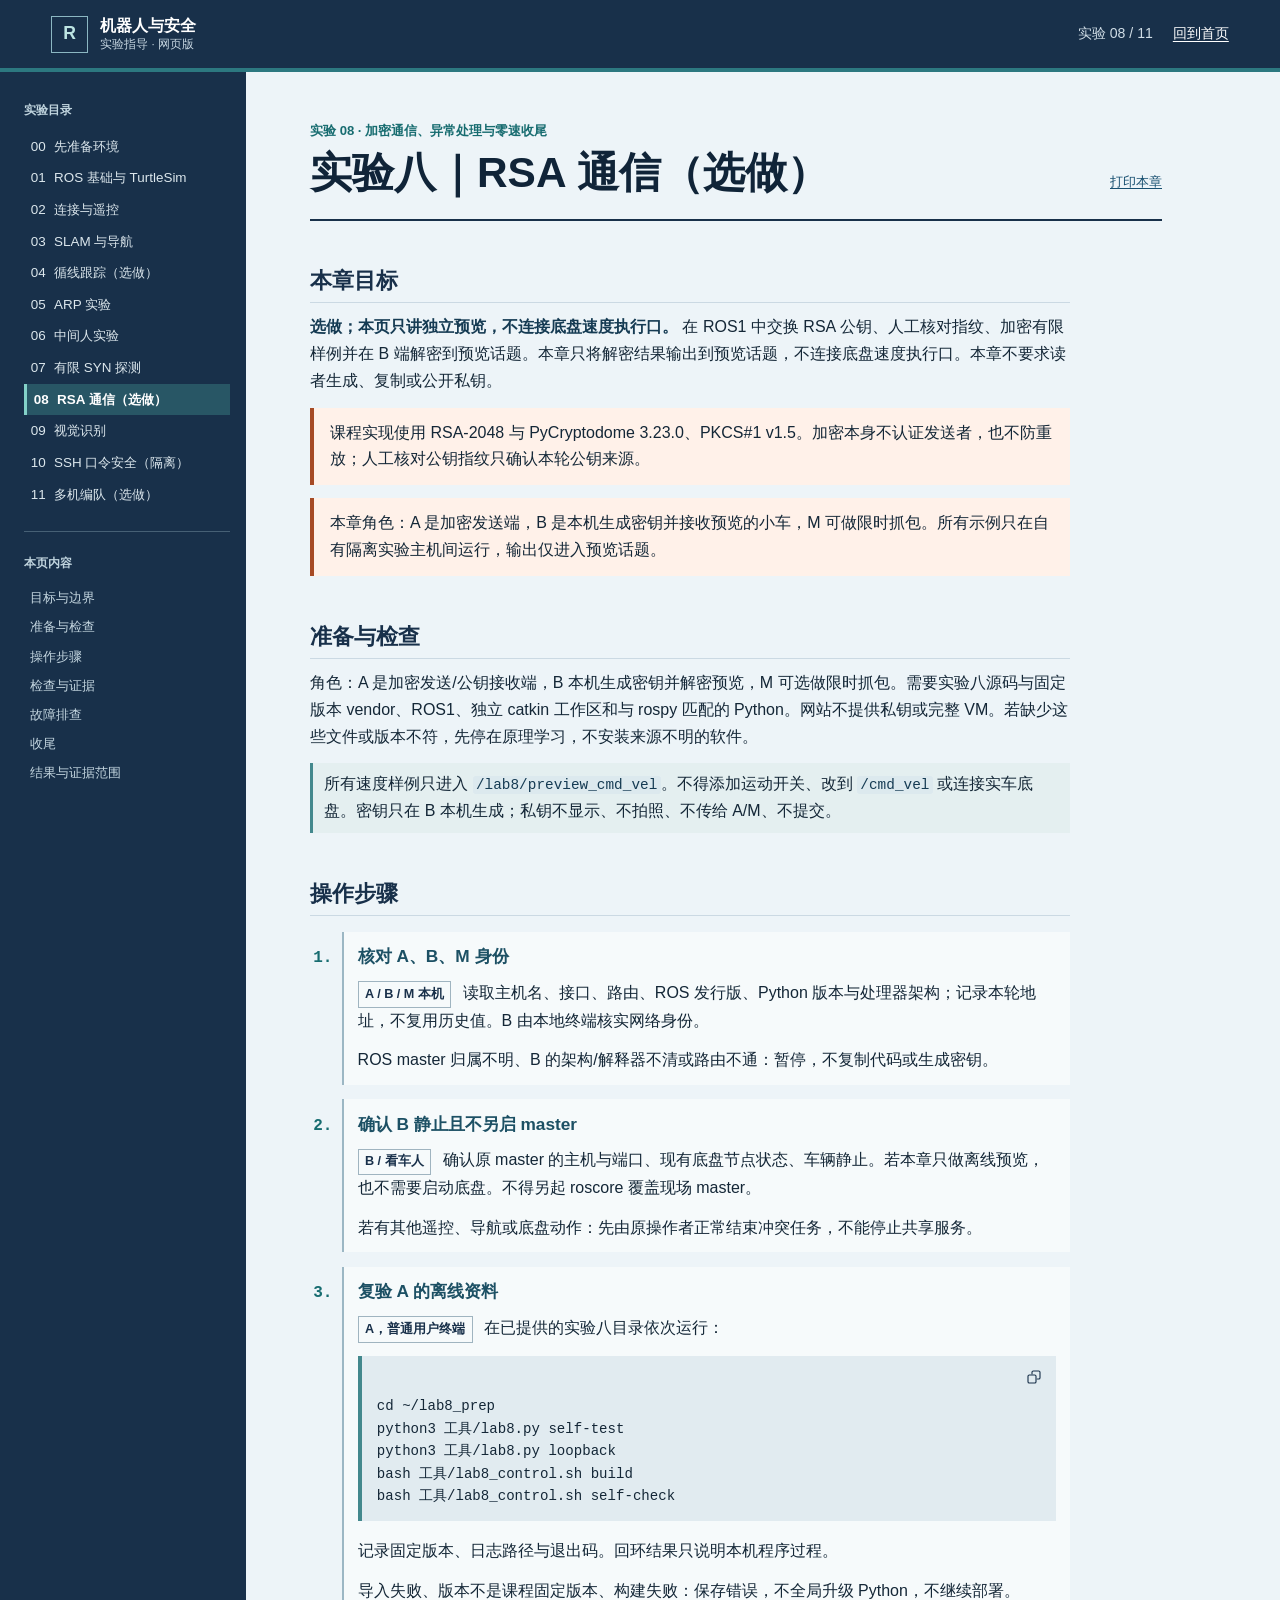
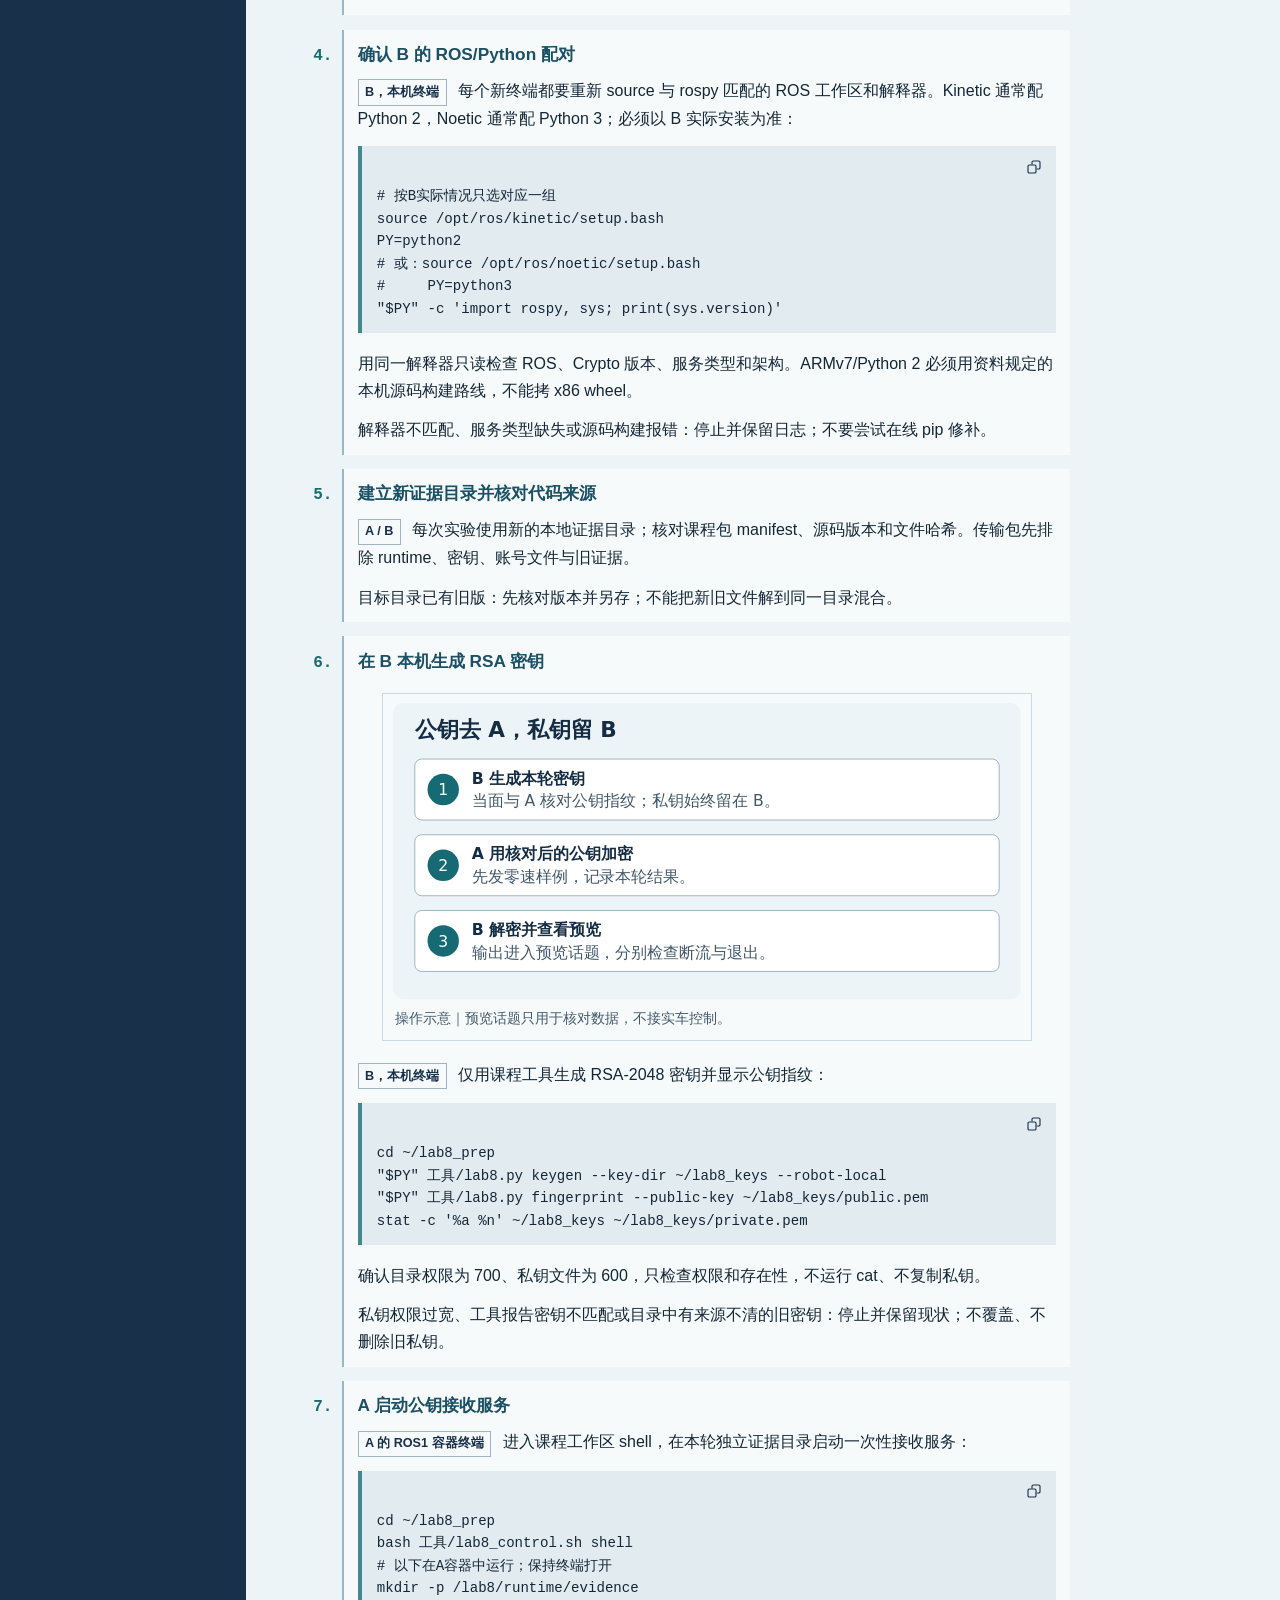
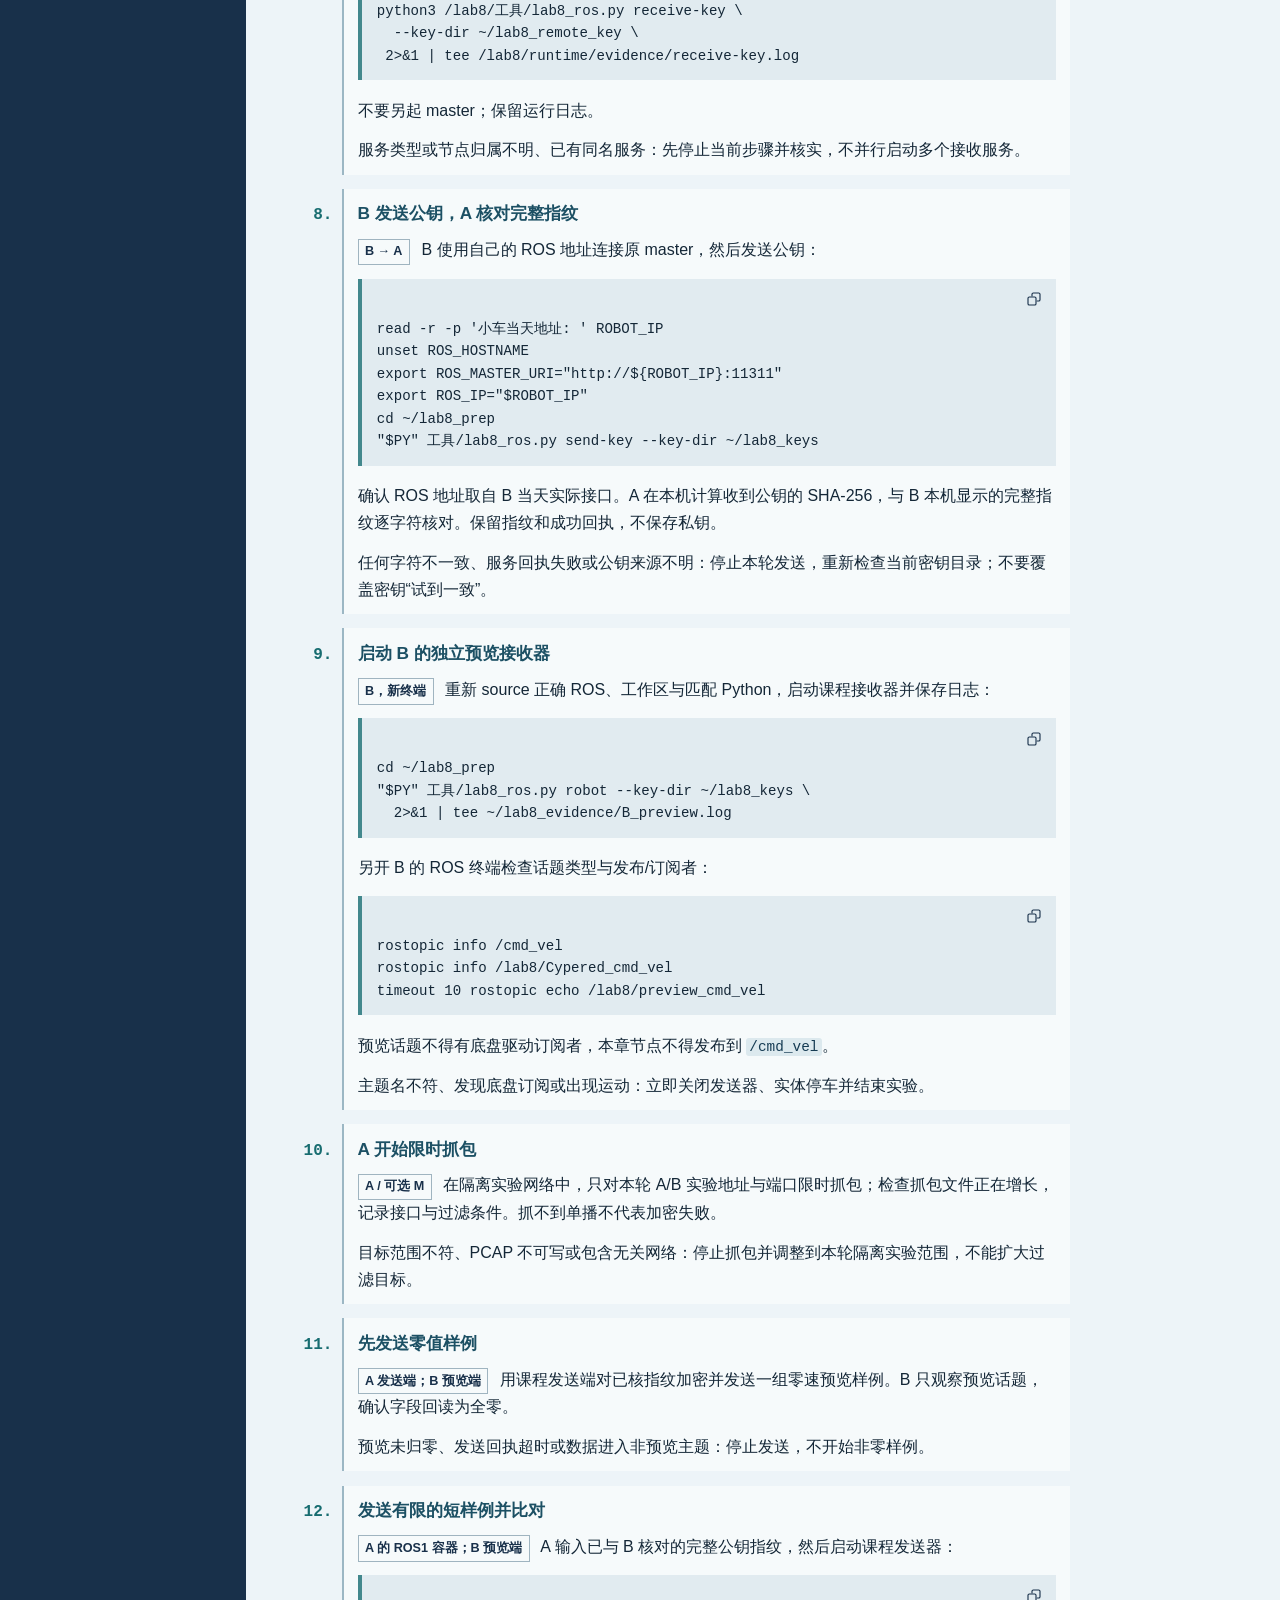
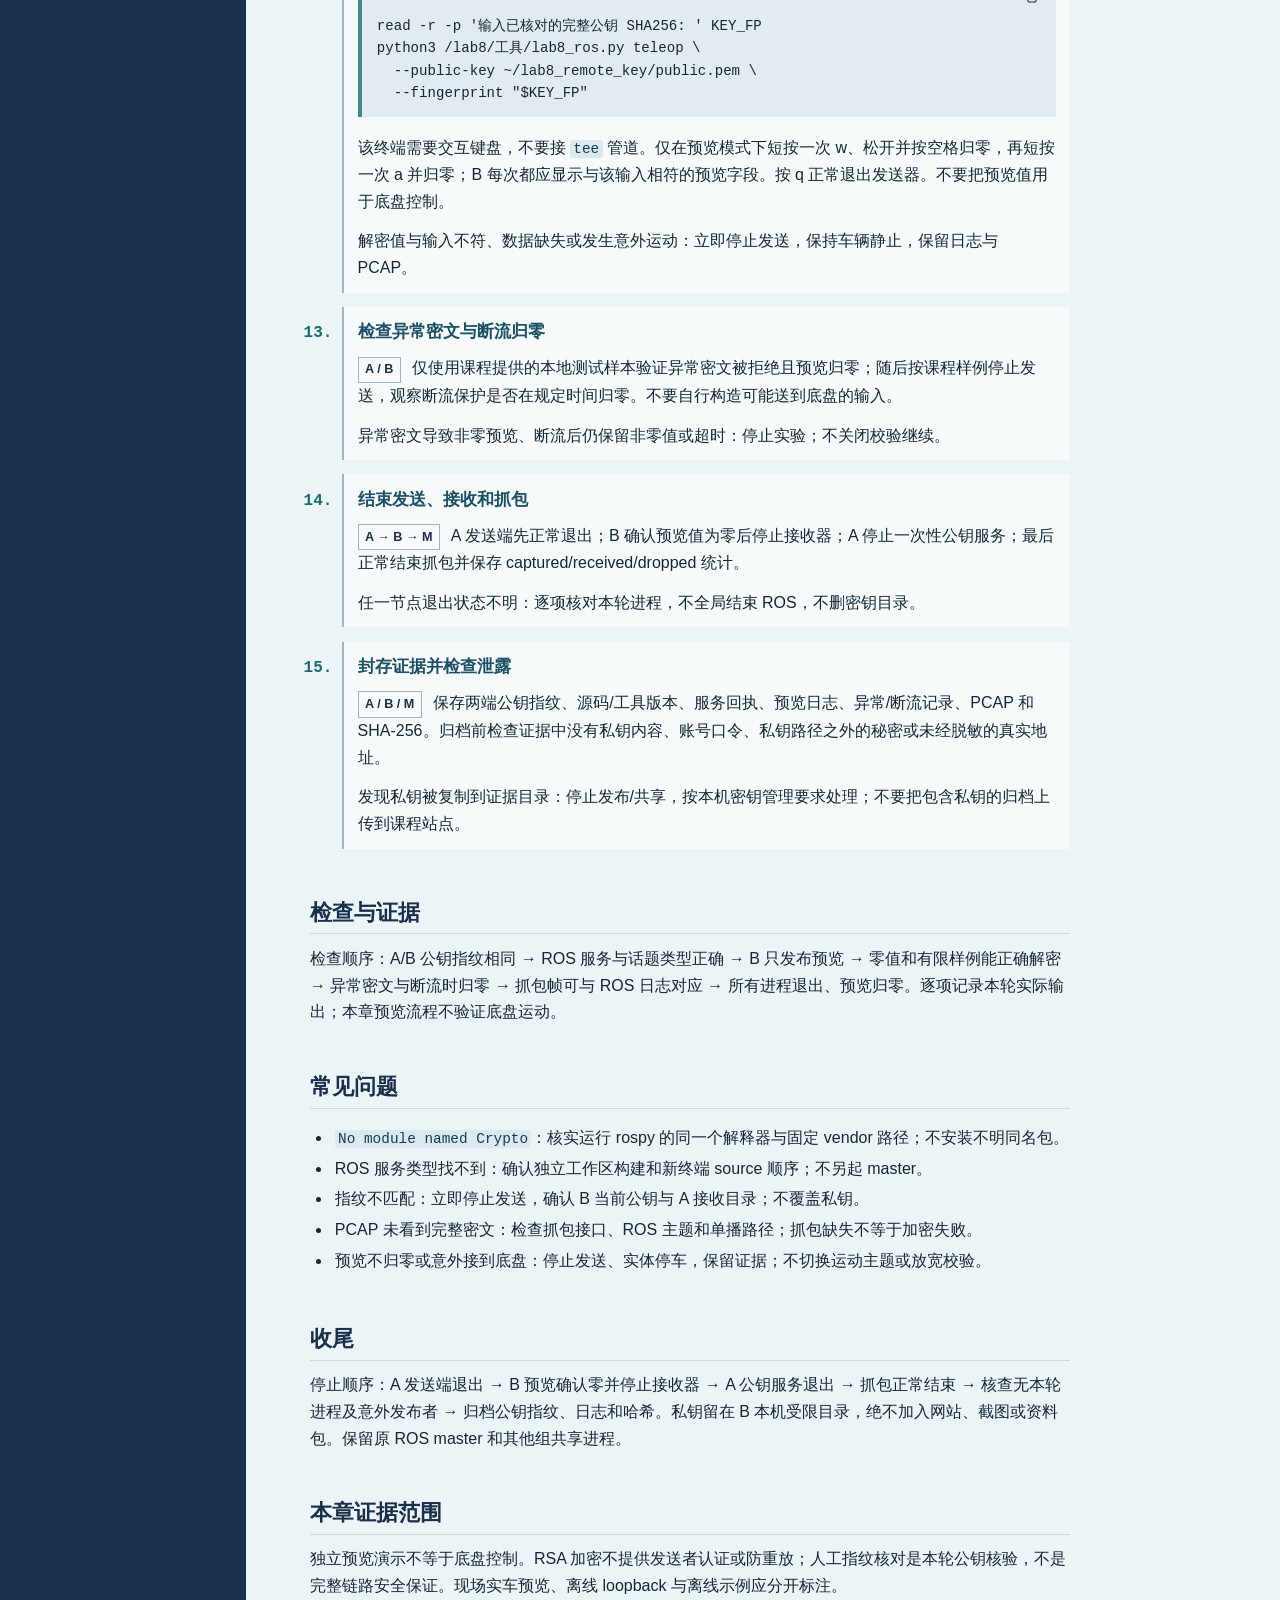
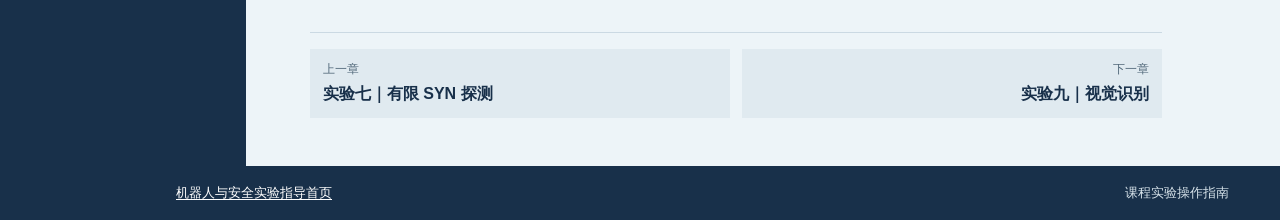
<file: lab-08.html>
<!doctype html>
<html lang="zh-CN"><head><meta charset="utf-8"><meta name="viewport" content="width=device-width, initial-scale=1"><meta name="color-scheme" content="light"><title>实验八｜RSA 通信（选做） · 机器人与安全实验指导</title><link rel="stylesheet" href="assets/site.css"><script src="assets/site.js" defer></script></head>
<body class="chapter-page"><a class="skip-link" href="#main-content">跳到正文</a>
<header class="site-header"><a class="brand" href="index.html"><span class="brand-mark" aria-hidden="true">R</span><span>机器人与安全<span class="brand-sub">实验指导 · 网页版</span></span></a><div class="header-meta"><span>实验 08 / 11</span><a href="index.html">回到首页</a></div></header>
<div class="chapter-layout"><aside class="chapter-aside"><details class="mobile-toc"><summary>打开实验目录</summary><nav aria-label="实验目录"><ol class="chapter-list"><li><a href="lab-00.html">00 <span>先准备环境</span></a></li>
<li><a href="lab-01.html">01 <span>ROS 基础与 TurtleSim</span></a></li>
<li><a href="lab-02.html">02 <span>连接与遥控</span></a></li>
<li><a href="lab-03.html">03 <span>SLAM 与导航</span></a></li>
<li><a href="lab-04.html">04 <span>循线跟踪（选做）</span></a></li>
<li><a href="lab-05.html">05 <span>ARP 实验</span></a></li>
<li><a href="lab-06.html">06 <span>中间人实验</span></a></li>
<li><a href="lab-07.html">07 <span>有限 SYN 探测</span></a></li>
<li><a href="lab-08.html" aria-current="page">08 <span>RSA 通信（选做）</span></a></li>
<li><a href="lab-09.html">09 <span>视觉识别</span></a></li>
<li><a href="lab-10.html">10 <span>SSH 口令安全（隔离）</span></a></li>
<li><a href="lab-11.html">11 <span>多机编队（选做）</span></a></li></ol></nav></details><nav class="desktop-toc" aria-label="实验目录"><p class="aside-title">实验目录</p><ol class="chapter-list"><li><a href="lab-00.html">00 <span>先准备环境</span></a></li>
<li><a href="lab-01.html">01 <span>ROS 基础与 TurtleSim</span></a></li>
<li><a href="lab-02.html">02 <span>连接与遥控</span></a></li>
<li><a href="lab-03.html">03 <span>SLAM 与导航</span></a></li>
<li><a href="lab-04.html">04 <span>循线跟踪（选做）</span></a></li>
<li><a href="lab-05.html">05 <span>ARP 实验</span></a></li>
<li><a href="lab-06.html">06 <span>中间人实验</span></a></li>
<li><a href="lab-07.html">07 <span>有限 SYN 探测</span></a></li>
<li><a href="lab-08.html" aria-current="page">08 <span>RSA 通信（选做）</span></a></li>
<li><a href="lab-09.html">09 <span>视觉识别</span></a></li>
<li><a href="lab-10.html">10 <span>SSH 口令安全（隔离）</span></a></li>
<li><a href="lab-11.html">11 <span>多机编队（选做）</span></a></li></ol></nav><nav class="page-toc" aria-label="本页内容"><p class="aside-title">本页内容</p><ol><li><a href="#goal">目标与边界</a></li>
<li><a href="#prepare">准备与检查</a></li>
<li><a href="#steps">操作步骤</a></li>
<li><a href="#check">检查与证据</a></li>
<li><a href="#troubleshoot">故障排查</a></li>
<li><a href="#finish">收尾</a></li><li><a href="#evidence">结果与证据范围</a></li></ol></nav></aside>
<main class="chapter-main" id="main-content"><div class="chapter-heading"><div><p class="eyebrow">实验 08 · 加密通信、异常处理与零速收尾</p><h1>实验八｜RSA 通信（选做）</h1></div><a class="print-link" href="#" data-print>打印本章</a></div><article class="prose"><section id="goal">
  <h2>本章目标</h2>
  <p><strong>选做；本页只讲独立预览，不连接底盘速度执行口。</strong> 在 ROS1 中交换 RSA 公钥、人工核对指纹、加密有限样例并在 B 端解密到预览话题。本章只将解密结果输出到预览话题，不连接底盘速度执行口。本章不要求读者生成、复制或公开私钥。</p>
  <p class="callout">课程实现使用 RSA-2048 与 PyCryptodome 3.23.0、PKCS#1 v1.5。加密本身不认证发送者，也不防重放；人工核对公钥指纹只确认本轮公钥来源。</p>
</section>
<p class="callout">本章角色：A 是加密发送端，B 是本机生成密钥并接收预览的小车，M 可做限时抓包。所有示例只在自有隔离实验主机间运行，输出仅进入预览话题。</p>
<section id="prepare">
  <h2>准备与检查</h2>
  <p>角色：A 是加密发送/公钥接收端，B 本机生成密钥并解密预览，M 可选做限时抓包。需要实验八源码与固定版本 vendor、ROS1、独立 catkin 工作区和与 rospy 匹配的 Python。网站不提供私钥或完整 VM。若缺少这些文件或版本不符，先停在原理学习，不安装来源不明的软件。</p>
  <p class="checkpoint">所有速度样例只进入 <code>/lab8/preview_cmd_vel</code>。不得添加运动开关、改到 <code>/cmd_vel</code> 或连接实车底盘。密钥只在 B 本机生成；私钥不显示、不拍照、不传给 A/M、不提交。</p>
</section>
<section id="steps">
  <h2>操作步骤</h2>
  <ol class="walkthrough">
    <li><h3>核对 A、B、M 身份</h3><p><span class="role-tag">A / B / M 本机</span> 读取主机名、接口、路由、ROS 发行版、Python 版本与处理器架构；记录本轮地址，不复用历史值。B 由本地终端核实网络身份。</p><p>ROS master 归属不明、B 的架构/解释器不清或路由不通：暂停，不复制代码或生成密钥。</p></li>
    <li><h3>确认 B 静止且不另启 master</h3><p><span class="role-tag">B / 看车人</span> 确认原 master 的主机与端口、现有底盘节点状态、车辆静止。若本章只做离线预览，也不需要启动底盘。不得另起 roscore 覆盖现场 master。</p><p>若有其他遥控、导航或底盘动作：先由原操作者正常结束冲突任务，不能停止共享服务。</p></li>
    <li><h3>复验 A 的离线资料</h3><p><span class="role-tag">A，普通用户终端</span> 在已提供的实验八目录依次运行：</p><pre><code>cd ~/lab8_prep
python3 工具/lab8.py self-test
python3 工具/lab8.py loopback
bash 工具/lab8_control.sh build
bash 工具/lab8_control.sh self-check</code></pre><p>记录固定版本、日志路径与退出码。回环结果只说明本机程序过程。</p><p>导入失败、版本不是课程固定版本、构建失败：保存错误，不全局升级 Python，不继续部署。</p></li>
    <li><h3>确认 B 的 ROS/Python 配对</h3><p><span class="role-tag">B，本机终端</span> 每个新终端都要重新 source 与 rospy 匹配的 ROS 工作区和解释器。Kinetic 通常配 Python 2，Noetic 通常配 Python 3；必须以 B 实际安装为准：</p><pre><code># 按B实际情况只选对应一组
source /opt/ros/kinetic/setup.bash
PY=python2
# 或：source /opt/ros/noetic/setup.bash
#     PY=python3
"$PY" -c 'import rospy, sys; print(sys.version)'</code></pre><p>用同一解释器只读检查 ROS、Crypto 版本、服务类型和架构。ARMv7/Python 2 必须用资料规定的本机源码构建路线，不能拷 x86 wheel。</p><p>解释器不匹配、服务类型缺失或源码构建报错：停止并保留日志；不要尝试在线 pip 修补。</p></li>
    <li><h3>建立新证据目录并核对代码来源</h3><p><span class="role-tag">A / B</span> 每次实验使用新的本地证据目录；核对课程包 manifest、源码版本和文件哈希。传输包先排除 runtime、密钥、账号文件与旧证据。</p><p>目标目录已有旧版：先核对版本并另存；不能把新旧文件解到同一目录混合。</p></li>
    <li><h3>在 B 本机生成 RSA 密钥</h3>  <figure class="lesson-figure"><img src="assets/guide/rsa-preview.svg" alt="公钥去 A，私钥留 B。B 生成本轮密钥，当面与 A 核对公钥指纹；私钥始终留在 B。；A 用核对后的公钥加密，先发零速样例，记录本轮结果。；B 解密并查看预览，输出进入预览话题，分别检查断流与退出。" loading="lazy"><figcaption>操作示意｜预览话题只用于核对数据，不接实车控制。</figcaption></figure><p><span class="role-tag">B，本机终端</span> 仅用课程工具生成 RSA-2048 密钥并显示公钥指纹：</p><pre><code>cd ~/lab8_prep
"$PY" 工具/lab8.py keygen --key-dir ~/lab8_keys --robot-local
"$PY" 工具/lab8.py fingerprint --public-key ~/lab8_keys/public.pem
stat -c '%a %n' ~/lab8_keys ~/lab8_keys/private.pem</code></pre><p>确认目录权限为 700、私钥文件为 600，只检查权限和存在性，不运行 cat、不复制私钥。</p><p>私钥权限过宽、工具报告密钥不匹配或目录中有来源不清的旧密钥：停止并保留现状；不覆盖、不删除旧私钥。</p></li>
    <li><h3>A 启动公钥接收服务</h3><p><span class="role-tag">A 的 ROS1 容器终端</span> 进入课程工作区 shell，在本轮独立证据目录启动一次性接收服务：</p><pre><code>cd ~/lab8_prep
bash 工具/lab8_control.sh shell
# 以下在A容器中运行；保持终端打开
mkdir -p /lab8/runtime/evidence
python3 /lab8/工具/lab8_ros.py receive-key \
  --key-dir ~/lab8_remote_key \
 2&gt;&amp;1 | tee /lab8/runtime/evidence/receive-key.log</code></pre><p>不要另起 master；保留运行日志。</p><p>服务类型或节点归属不明、已有同名服务：先停止当前步骤并核实，不并行启动多个接收服务。</p></li>
    <li><h3>B 发送公钥，A 核对完整指纹</h3><p><span class="role-tag">B → A</span> B 使用自己的 ROS 地址连接原 master，然后发送公钥：</p><pre><code>read -r -p '小车当天地址: ' ROBOT_IP
unset ROS_HOSTNAME
export ROS_MASTER_URI="http://${ROBOT_IP}:11311"
export ROS_IP="$ROBOT_IP"
cd ~/lab8_prep
"$PY" 工具/lab8_ros.py send-key --key-dir ~/lab8_keys</code></pre><p>确认 ROS 地址取自 B 当天实际接口。A 在本机计算收到公钥的 SHA-256，与 B 本机显示的完整指纹逐字符核对。保留指纹和成功回执，不保存私钥。</p><p>任何字符不一致、服务回执失败或公钥来源不明：停止本轮发送，重新检查当前密钥目录；不要覆盖密钥“试到一致”。</p></li>
    <li><h3>启动 B 的独立预览接收器</h3><p><span class="role-tag">B，新终端</span> 重新 source 正确 ROS、工作区与匹配 Python，启动课程接收器并保存日志：</p><pre><code>cd ~/lab8_prep
"$PY" 工具/lab8_ros.py robot --key-dir ~/lab8_keys \
  2&gt;&amp;1 | tee ~/lab8_evidence/B_preview.log</code></pre><p>另开 B 的 ROS 终端检查话题类型与发布/订阅者：
<pre><code>rostopic info /cmd_vel
rostopic info /lab8/Cypered_cmd_vel
timeout 10 rostopic echo /lab8/preview_cmd_vel</code></pre>
预览话题不得有底盘驱动订阅者，本章节点不得发布到 <code>/cmd_vel</code>。</p><p>主题名不符、发现底盘订阅或出现运动：立即关闭发送器、实体停车并结束实验。</p></li>
    <li><h3>A 开始限时抓包</h3><p><span class="role-tag">A / 可选 M</span> 在隔离实验网络中，只对本轮 A/B 实验地址与端口限时抓包；检查抓包文件正在增长，记录接口与过滤条件。抓不到单播不代表加密失败。</p><p>目标范围不符、PCAP 不可写或包含无关网络：停止抓包并调整到本轮隔离实验范围，不能扩大过滤目标。</p></li>
    <li><h3>先发送零值样例</h3><p><span class="role-tag">A 发送端；B 预览端</span> 用课程发送端对已核指纹加密并发送一组零速预览样例。B 只观察预览话题，确认字段回读为全零。</p><p>预览未归零、发送回执超时或数据进入非预览主题：停止发送，不开始非零样例。</p></li>
    <li><h3>发送有限的短样例并比对</h3><p><span class="role-tag">A 的 ROS1 容器；B 预览端</span> A 输入已与 B 核对的完整公钥指纹，然后启动课程发送器：</p><pre><code>read -r -p '输入已核对的完整公钥 SHA256: ' KEY_FP
python3 /lab8/工具/lab8_ros.py teleop \
  --public-key ~/lab8_remote_key/public.pem \
  --fingerprint "$KEY_FP"</code></pre><p>该终端需要交互键盘，不要接 <code>tee</code> 管道。仅在预览模式下短按一次 w、松开并按空格归零，再短按一次 a 并归零；B 每次都应显示与该输入相符的预览字段。按 q 正常退出发送器。不要把预览值用于底盘控制。</p><p>解密值与输入不符、数据缺失或发生意外运动：立即停止发送，保持车辆静止，保留日志与 PCAP。</p></li>
    <li><h3>检查异常密文与断流归零</h3><p><span class="role-tag">A / B</span> 仅使用课程提供的本地测试样本验证异常密文被拒绝且预览归零；随后按课程样例停止发送，观察断流保护是否在规定时间归零。不要自行构造可能送到底盘的输入。</p><p>异常密文导致非零预览、断流后仍保留非零值或超时：停止实验；不关闭校验继续。</p></li>
    <li><h3>结束发送、接收和抓包</h3><p><span class="role-tag">A → B → M</span> A 发送端先正常退出；B 确认预览值为零后停止接收器；A 停止一次性公钥服务；最后正常结束抓包并保存 captured/received/dropped 统计。</p><p>任一节点退出状态不明：逐项核对本轮进程，不全局结束 ROS，不删密钥目录。</p></li>
    <li><h3>封存证据并检查泄露</h3><p><span class="role-tag">A / B / M</span> 保存两端公钥指纹、源码/工具版本、服务回执、预览日志、异常/断流记录、PCAP 和 SHA-256。归档前检查证据中没有私钥内容、账号口令、私钥路径之外的秘密或未经脱敏的真实地址。</p><p>发现私钥被复制到证据目录：停止发布/共享，按本机密钥管理要求处理；不要把包含私钥的归档上传到课程站点。</p></li>
  </ol>
</section>
<section id="check"><h2>检查与证据</h2><p>检查顺序：A/B 公钥指纹相同 → ROS 服务与话题类型正确 → B 只发布预览 → 零值和有限样例能正确解密 → 异常密文与断流时归零 → 抓包帧可与 ROS 日志对应 → 所有进程退出、预览归零。逐项记录本轮实际输出；本章预览流程不验证底盘运动。</p></section>
<section id="troubleshoot"><h2>常见问题</h2><ul><li><code>No module named Crypto</code>：核实运行 rospy 的同一个解释器与固定 vendor 路径；不安装不明同名包。</li><li>ROS 服务类型找不到：确认独立工作区构建和新终端 source 顺序；不另起 master。</li><li>指纹不匹配：立即停止发送，确认 B 当前公钥与 A 接收目录；不覆盖私钥。</li><li>PCAP 未看到完整密文：检查抓包接口、ROS 主题和单播路径；抓包缺失不等于加密失败。</li><li>预览不归零或意外接到底盘：停止发送、实体停车，保留证据；不切换运动主题或放宽校验。</li></ul></section>
<section id="finish"><h2>收尾</h2><p>停止顺序：A 发送端退出 → B 预览确认零并停止接收器 → A 公钥服务退出 → 抓包正常结束 → 核查无本轮进程及意外发布者 → 归档公钥指纹、日志和哈希。私钥留在 B 本机受限目录，绝不加入网站、截图或资料包。保留原 ROS master 和其他组共享进程。</p></section>
<section id="evidence"><h2>本章证据范围</h2><p>独立预览演示不等于底盘控制。RSA 加密不提供发送者认证或防重放；人工指纹核对是本轮公钥核验，不是完整链路安全保证。现场实车预览、离线 loopback 与离线示例应分开标注。</p></section>
</article>
<nav class="chapter-pagination" aria-label="章节切换"><a href="lab-07.html"><span>上一章</span>实验七｜有限 SYN 探测</a><a href="lab-09.html"><span>下一章</span>实验九｜视觉识别</a></nav></main></div>
<footer class="site-footer"><a href="index.html">机器人与安全实验指导首页</a><span>课程实验操作指南</span></footer></body></html>
</file>
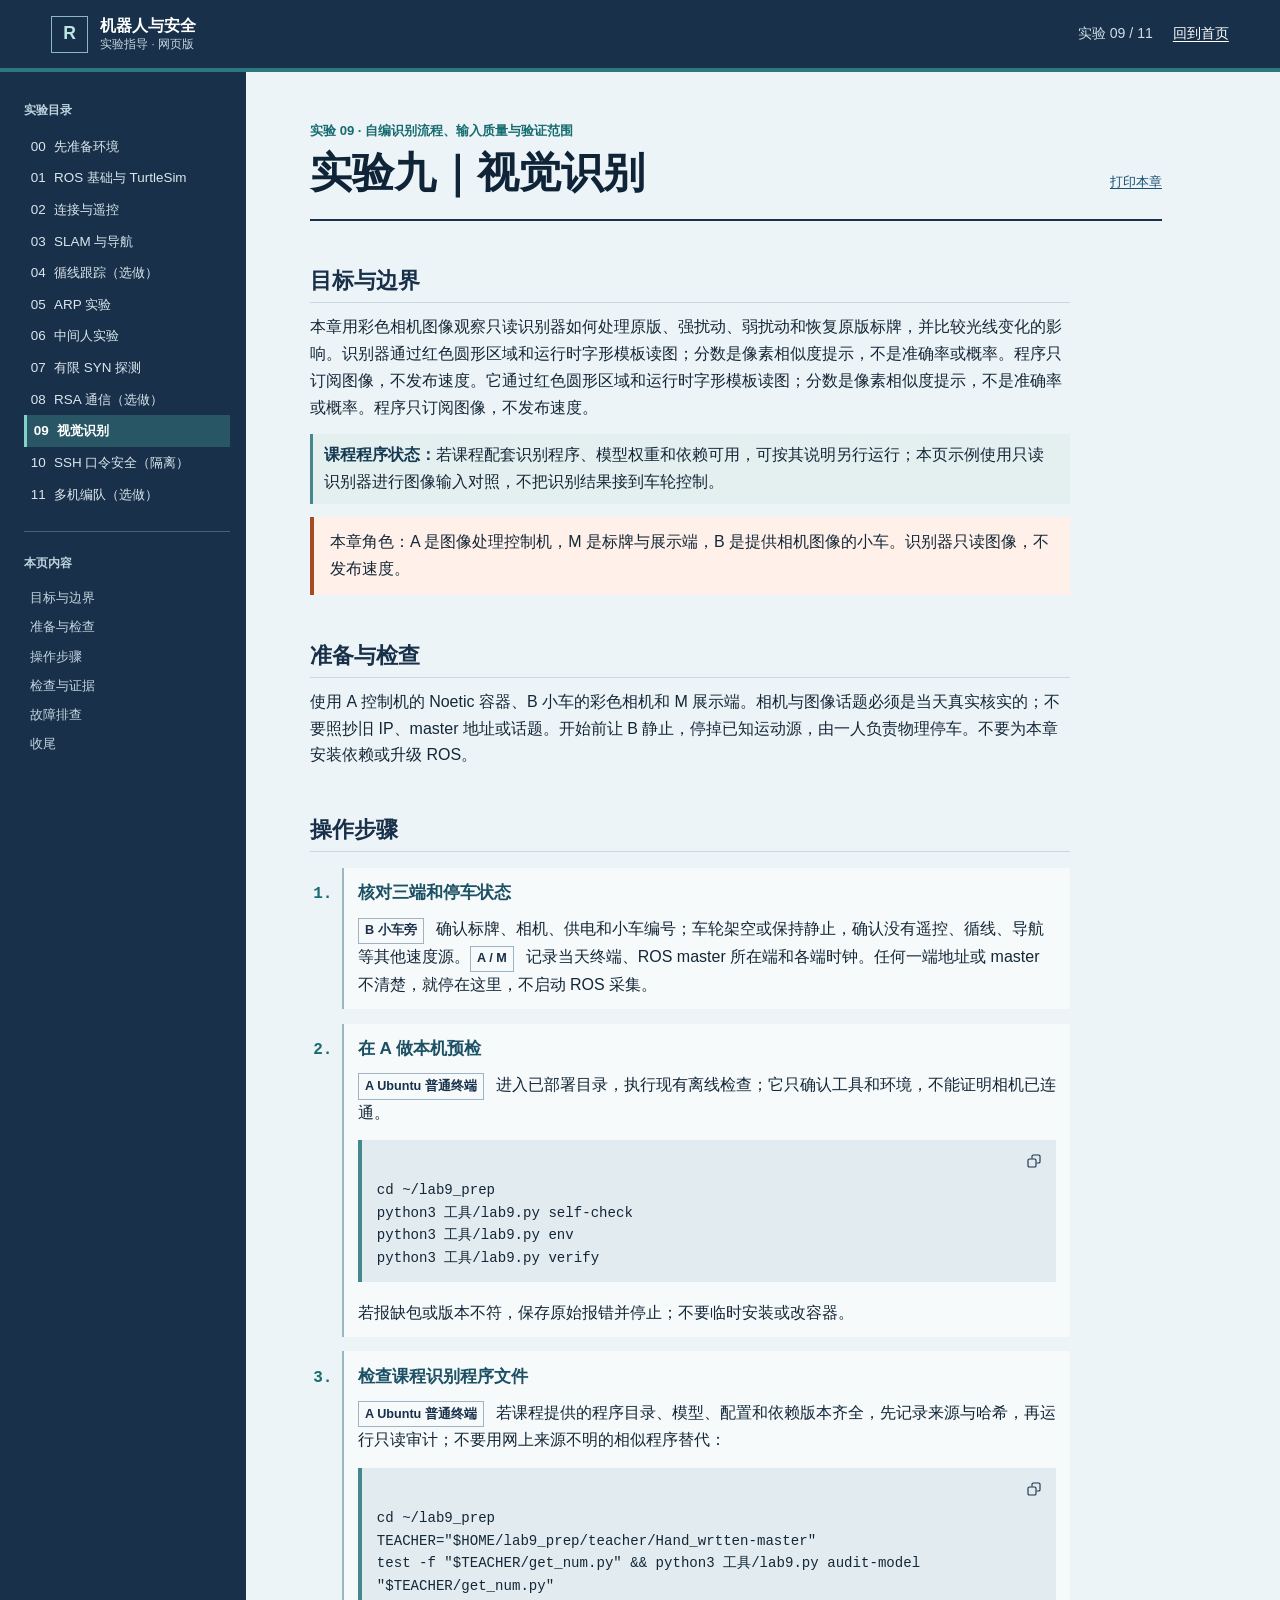
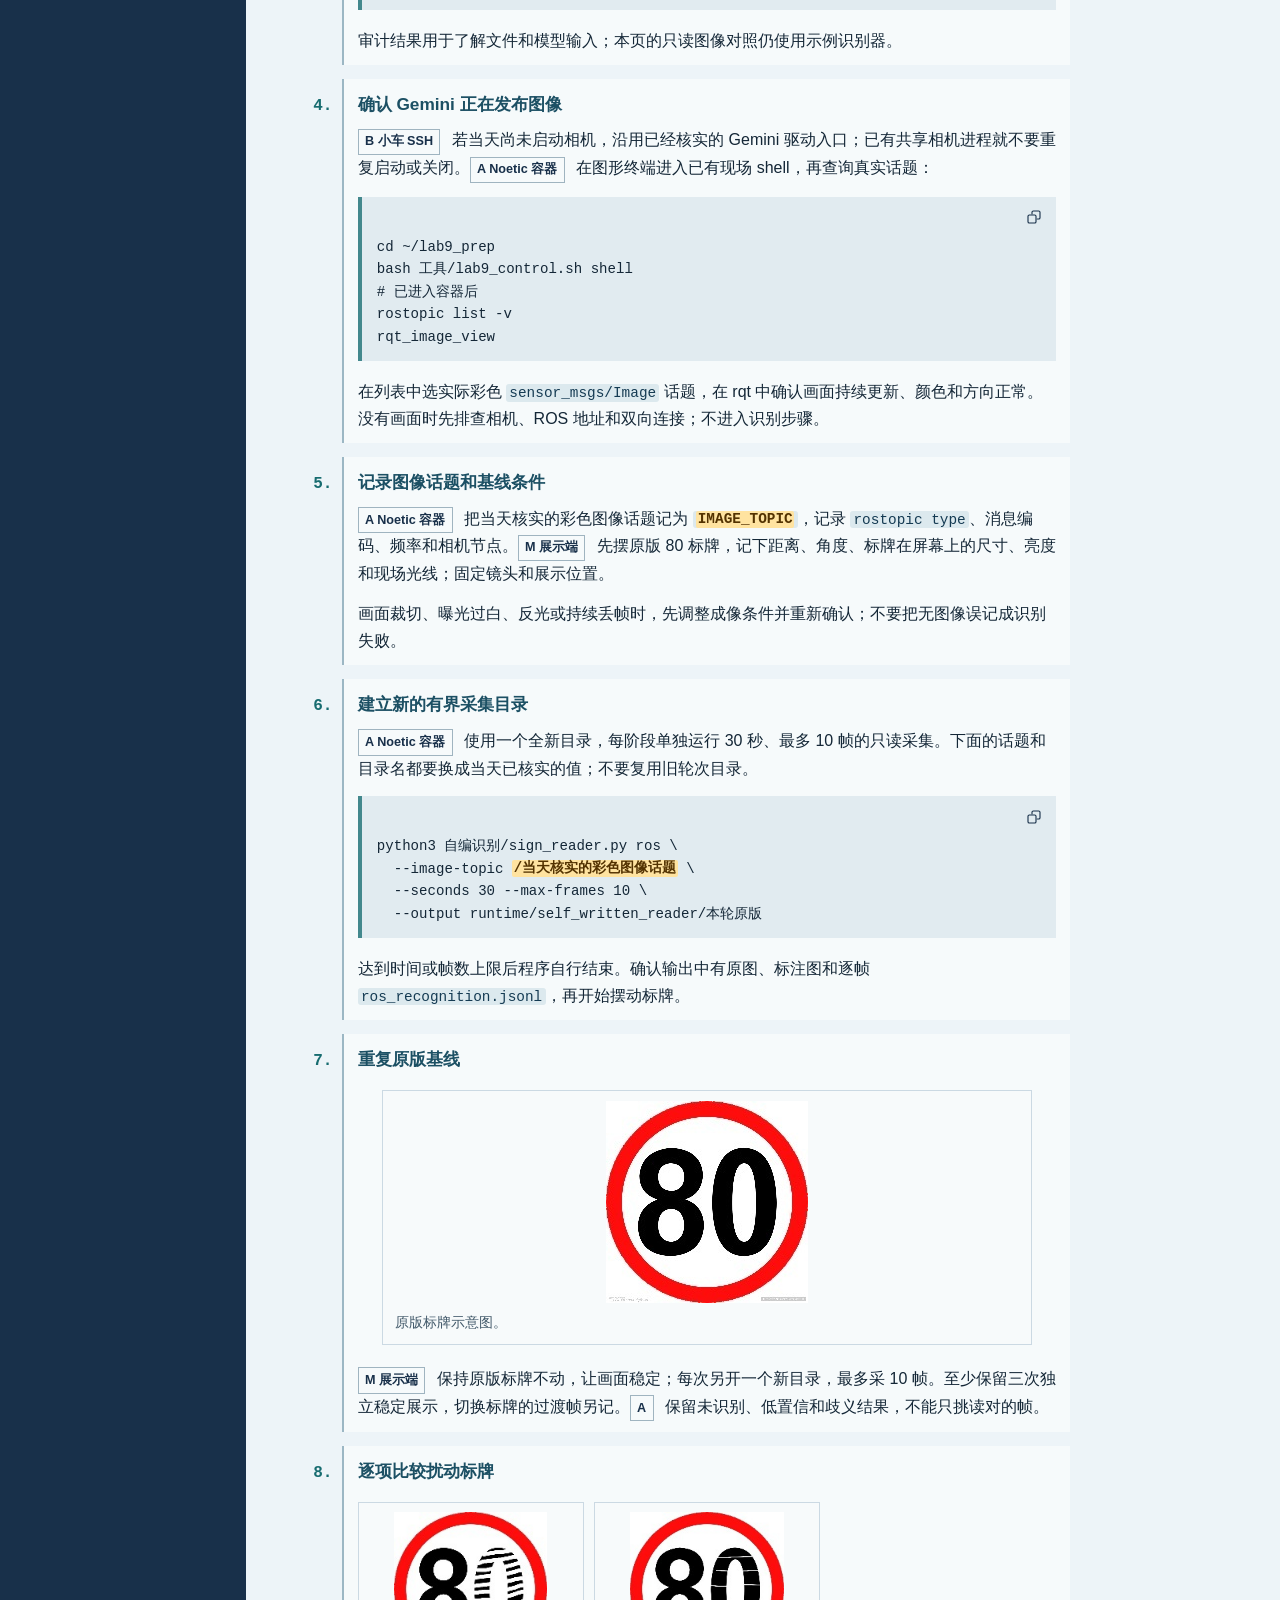
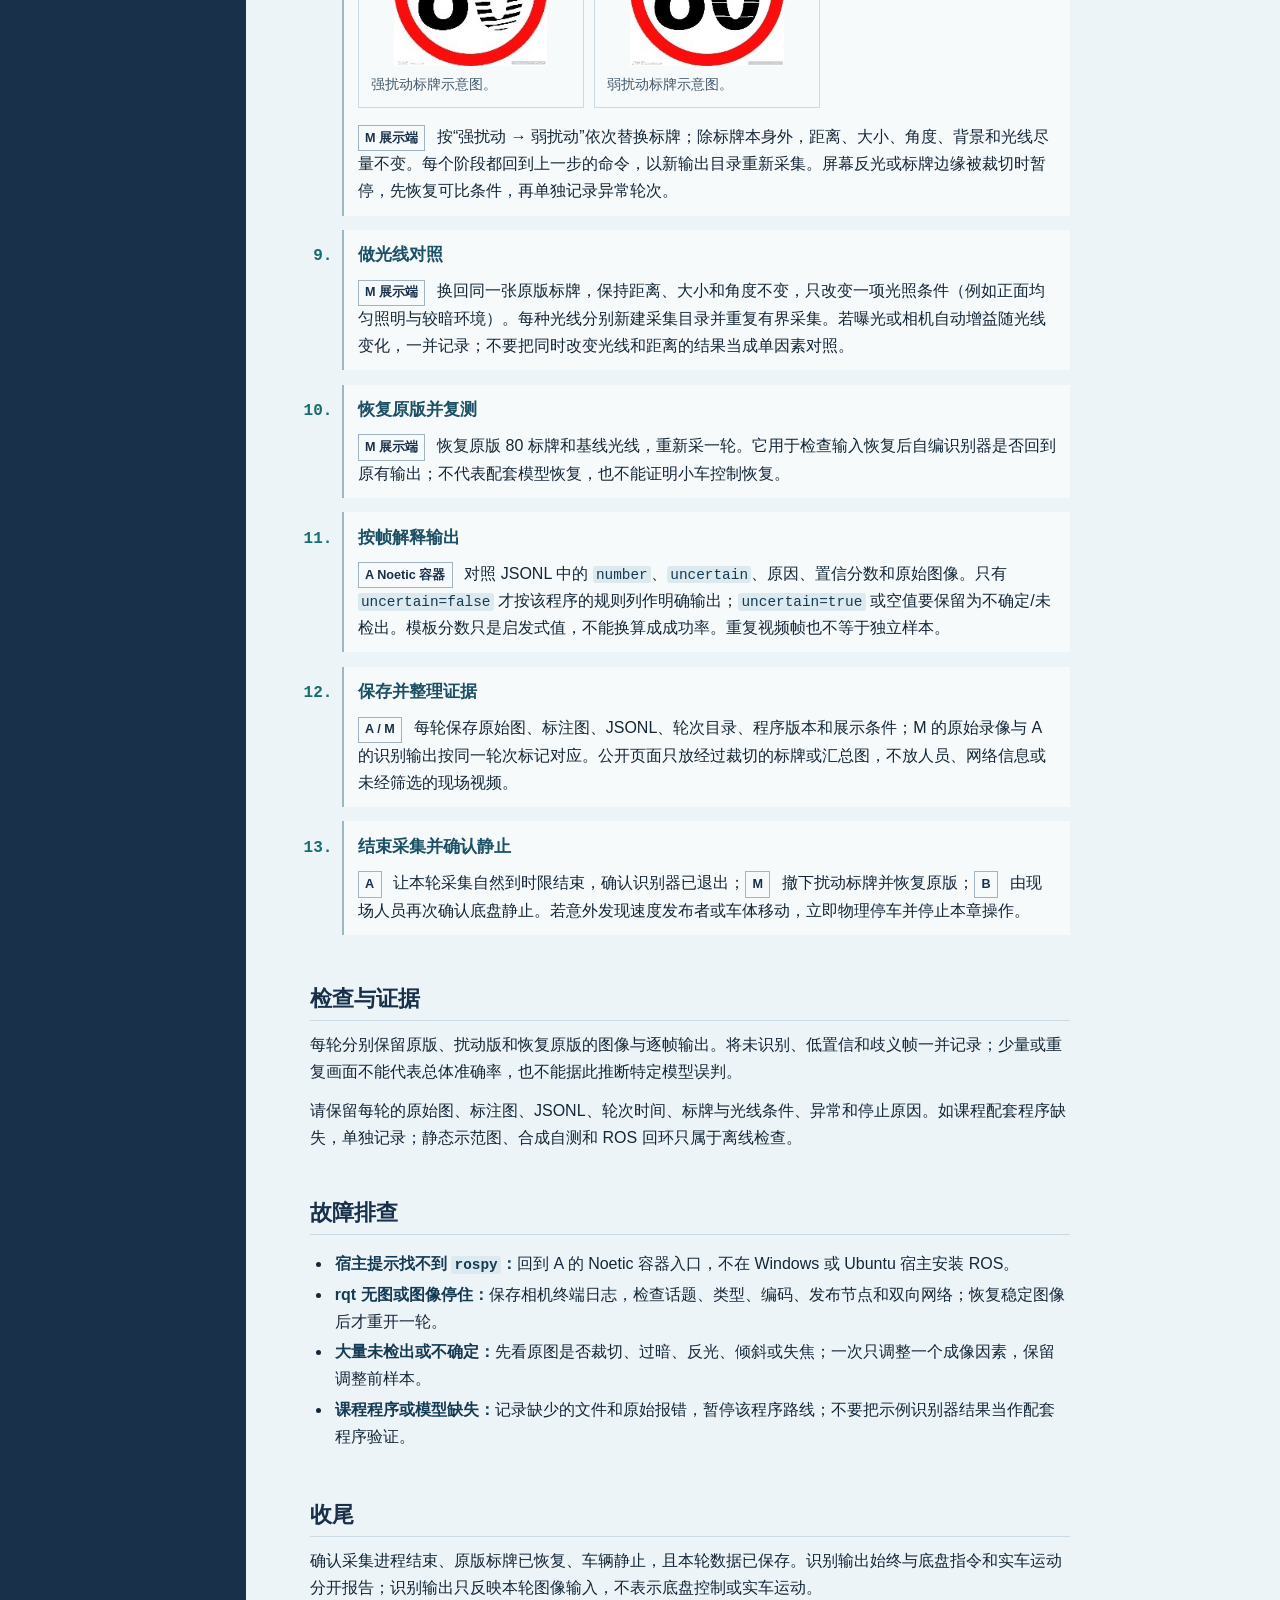
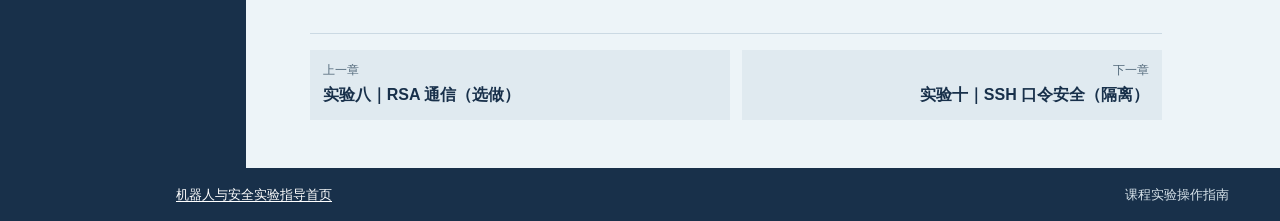
<file: lab-09.html>
<!doctype html>
<html lang="zh-CN"><head><meta charset="utf-8"><meta name="viewport" content="width=device-width, initial-scale=1"><meta name="color-scheme" content="light"><title>实验九｜视觉识别 · 机器人与安全实验指导</title><link rel="stylesheet" href="assets/site.css"><script src="assets/site.js" defer></script></head>
<body class="chapter-page"><a class="skip-link" href="#main-content">跳到正文</a>
<header class="site-header"><a class="brand" href="index.html"><span class="brand-mark" aria-hidden="true">R</span><span>机器人与安全<span class="brand-sub">实验指导 · 网页版</span></span></a><div class="header-meta"><span>实验 09 / 11</span><a href="index.html">回到首页</a></div></header>
<div class="chapter-layout"><aside class="chapter-aside"><details class="mobile-toc"><summary>打开实验目录</summary><nav aria-label="实验目录"><ol class="chapter-list"><li><a href="lab-00.html">00 <span>先准备环境</span></a></li>
<li><a href="lab-01.html">01 <span>ROS 基础与 TurtleSim</span></a></li>
<li><a href="lab-02.html">02 <span>连接与遥控</span></a></li>
<li><a href="lab-03.html">03 <span>SLAM 与导航</span></a></li>
<li><a href="lab-04.html">04 <span>循线跟踪（选做）</span></a></li>
<li><a href="lab-05.html">05 <span>ARP 实验</span></a></li>
<li><a href="lab-06.html">06 <span>中间人实验</span></a></li>
<li><a href="lab-07.html">07 <span>有限 SYN 探测</span></a></li>
<li><a href="lab-08.html">08 <span>RSA 通信（选做）</span></a></li>
<li><a href="lab-09.html" aria-current="page">09 <span>视觉识别</span></a></li>
<li><a href="lab-10.html">10 <span>SSH 口令安全（隔离）</span></a></li>
<li><a href="lab-11.html">11 <span>多机编队（选做）</span></a></li></ol></nav></details><nav class="desktop-toc" aria-label="实验目录"><p class="aside-title">实验目录</p><ol class="chapter-list"><li><a href="lab-00.html">00 <span>先准备环境</span></a></li>
<li><a href="lab-01.html">01 <span>ROS 基础与 TurtleSim</span></a></li>
<li><a href="lab-02.html">02 <span>连接与遥控</span></a></li>
<li><a href="lab-03.html">03 <span>SLAM 与导航</span></a></li>
<li><a href="lab-04.html">04 <span>循线跟踪（选做）</span></a></li>
<li><a href="lab-05.html">05 <span>ARP 实验</span></a></li>
<li><a href="lab-06.html">06 <span>中间人实验</span></a></li>
<li><a href="lab-07.html">07 <span>有限 SYN 探测</span></a></li>
<li><a href="lab-08.html">08 <span>RSA 通信（选做）</span></a></li>
<li><a href="lab-09.html" aria-current="page">09 <span>视觉识别</span></a></li>
<li><a href="lab-10.html">10 <span>SSH 口令安全（隔离）</span></a></li>
<li><a href="lab-11.html">11 <span>多机编队（选做）</span></a></li></ol></nav><nav class="page-toc" aria-label="本页内容"><p class="aside-title">本页内容</p><ol><li><a href="#goal">目标与边界</a></li>
<li><a href="#prepare">准备与检查</a></li>
<li><a href="#steps">操作步骤</a></li>
<li><a href="#check">检查与证据</a></li>
<li><a href="#troubleshoot">故障排查</a></li>
<li><a href="#finish">收尾</a></li></ol></nav></aside>
<main class="chapter-main" id="main-content"><div class="chapter-heading"><div><p class="eyebrow">实验 09 · 自编识别流程、输入质量与验证范围</p><h1>实验九｜视觉识别</h1></div><a class="print-link" href="#" data-print>打印本章</a></div><article class="prose">
<section id="goal">
  <h2>目标与边界</h2>
  <p>本章用彩色相机图像观察只读识别器如何处理原版、强扰动、弱扰动和恢复原版标牌，并比较光线变化的影响。识别器通过红色圆形区域和运行时字形模板读图；分数是像素相似度提示，不是准确率或概率。程序只订阅图像，不发布速度。它通过红色圆形区域和运行时字形模板读图；分数是像素相似度提示，不是准确率或概率。程序只订阅图像，不发布速度。</p>
  <p class="checkpoint"><strong>课程程序状态：</strong>若课程配套识别程序、模型权重和依赖可用，可按其说明另行运行；本页示例使用只读识别器进行图像输入对照，不把识别结果接到车轮控制。</p>
</section>
<p class="callout">本章角色：A 是图像处理控制机，M 是标牌与展示端，B 是提供相机图像的小车。识别器只读图像，不发布速度。</p>
<section id="prepare">
  <h2>准备与检查</h2>
  <p>使用 A 控制机的 Noetic 容器、B 小车的彩色相机和 M 展示端。相机与图像话题必须是当天真实核实的；不要照抄旧 IP、master 地址或话题。开始前让 B 静止，停掉已知运动源，由一人负责物理停车。不要为本章安装依赖或升级 ROS。</p>
</section>
<section id="steps">
  <h2>操作步骤</h2>
  <ol class="walkthrough">
    <li><h3>核对三端和停车状态</h3><p><span class="role-tag">B 小车旁</span> 确认标牌、相机、供电和小车编号；车轮架空或保持静止，确认没有遥控、循线、导航等其他速度源。<span class="role-tag">A / M</span> 记录当天终端、ROS master 所在端和各端时钟。任何一端地址或 master 不清楚，就停在这里，不启动 ROS 采集。</p></li>
    <li><h3>在 A 做本机预检</h3><p><span class="role-tag">A Ubuntu 普通终端</span> 进入已部署目录，执行现有离线检查；它只确认工具和环境，不能证明相机已连通。</p><pre><code>cd ~/lab9_prep
python3 工具/lab9.py self-check
python3 工具/lab9.py env
python3 工具/lab9.py verify</code></pre><p>若报缺包或版本不符，保存原始报错并停止；不要临时安装或改容器。</p></li>
    <li><h3>检查课程识别程序文件</h3><p><span class="role-tag">A Ubuntu 普通终端</span> 若课程提供的程序目录、模型、配置和依赖版本齐全，先记录来源与哈希，再运行只读审计；不要用网上来源不明的相似程序替代：</p><pre><code>cd ~/lab9_prep
TEACHER="$HOME/lab9_prep/teacher/Hand_wrtten-master"
test -f "$TEACHER/get_num.py" && python3 工具/lab9.py audit-model "$TEACHER/get_num.py"</code></pre><p>审计结果用于了解文件和模型输入；本页的只读图像对照仍使用示例识别器。</p></li>
    <li><h3>确认 Gemini 正在发布图像</h3><p><span class="role-tag">B 小车 SSH</span> 若当天尚未启动相机，沿用已经核实的 Gemini 驱动入口；已有共享相机进程就不要重复启动或关闭。<span class="role-tag">A Noetic 容器</span> 在图形终端进入已有现场 shell，再查询真实话题：</p><pre><code>cd ~/lab9_prep
bash 工具/lab9_control.sh shell
# 已进入容器后
rostopic list -v
rqt_image_view</code></pre><p>在列表中选实际彩色 <code>sensor_msgs/Image</code> 话题，在 rqt 中确认画面持续更新、颜色和方向正常。没有画面时先排查相机、ROS 地址和双向连接；不进入识别步骤。</p></li>
    <li><h3>记录图像话题和基线条件</h3><p><span class="role-tag">A Noetic 容器</span> 把当天核实的彩色图像话题记为 <code><mark class="replace-value">IMAGE_TOPIC</mark></code>，记录 <code>rostopic type</code>、消息编码、频率和相机节点。<span class="role-tag">M 展示端</span> 先摆原版 80 标牌，记下距离、角度、标牌在屏幕上的尺寸、亮度和现场光线；固定镜头和展示位置。</p><p>画面裁切、曝光过白、反光或持续丢帧时，先调整成像条件并重新确认；不要把无图像误记成识别失败。</p></li>
    <li><h3>建立新的有界采集目录</h3><p><span class="role-tag">A Noetic 容器</span> 使用一个全新目录，每阶段单独运行 30 秒、最多 10 帧的只读采集。下面的话题和目录名都要换成当天已核实的值；不要复用旧轮次目录。</p><pre><code>python3 自编识别/sign_reader.py ros \
  --image-topic <mark class="replace-value">/当天核实的彩色图像话题</mark> \
  --seconds 30 --max-frames 10 \
  --output runtime/self_written_reader/本轮原版</code></pre><p>达到时间或帧数上限后程序自行结束。确认输出中有原图、标注图和逐帧 <code>ros_recognition.jsonl</code>，再开始摆动标牌。</p></li>
    <li><h3>重复原版基线</h3><figure class="lesson-figure"><img src="assets/guide/lab-09-02.jpg" alt="原版限速 80 示例牌" loading="lazy"><figcaption>原版标牌示意图。</figcaption></figure><p><span class="role-tag">M 展示端</span> 保持原版标牌不动，让画面稳定；每次另开一个新目录，最多采 10 帧。至少保留三次独立稳定展示，切换标牌的过渡帧另记。<span class="role-tag">A</span> 保留未识别、低置信和歧义结果，不能只挑读对的帧。</p></li>
    <li><h3>逐项比较扰动标牌</h3><div class="figure-grid"><figure class="lesson-figure"><img src="assets/guide/lab-09-04.jpg" alt="强扰动限速 80 示例牌" loading="lazy"><figcaption>强扰动标牌示意图。</figcaption></figure><figure class="lesson-figure"><img src="assets/guide/lab-09-06.jpg" alt="弱扰动限速 80 示例牌" loading="lazy"><figcaption>弱扰动标牌示意图。</figcaption></figure></div><p><span class="role-tag">M 展示端</span> 按“强扰动 → 弱扰动”依次替换标牌；除标牌本身外，距离、大小、角度、背景和光线尽量不变。每个阶段都回到上一步的命令，以新输出目录重新采集。屏幕反光或标牌边缘被裁切时暂停，先恢复可比条件，再单独记录异常轮次。</p></li>
    <li><h3>做光线对照</h3><p><span class="role-tag">M 展示端</span> 换回同一张原版标牌，保持距离、大小和角度不变，只改变一项光照条件（例如正面均匀照明与较暗环境）。每种光线分别新建采集目录并重复有界采集。若曝光或相机自动增益随光线变化，一并记录；不要把同时改变光线和距离的结果当成单因素对照。</p></li>
    <li><h3>恢复原版并复测</h3><p><span class="role-tag">M 展示端</span> 恢复原版 80 标牌和基线光线，重新采一轮。它用于检查输入恢复后自编识别器是否回到原有输出；不代表配套模型恢复，也不能证明小车控制恢复。</p></li>
    <li><h3>按帧解释输出</h3><p><span class="role-tag">A Noetic 容器</span> 对照 JSONL 中的 <code>number</code>、<code>uncertain</code>、原因、置信分数和原始图像。只有 <code>uncertain=false</code> 才按该程序的规则列作明确输出；<code>uncertain=true</code> 或空值要保留为不确定/未检出。模板分数只是启发式值，不能换算成成功率。重复视频帧也不等于独立样本。</p></li>
    <li><h3>保存并整理证据</h3><p><span class="role-tag">A / M</span> 每轮保存原始图、标注图、JSONL、轮次目录、程序版本和展示条件；M 的原始录像与 A 的识别输出按同一轮次标记对应。公开页面只放经过裁切的标牌或汇总图，不放人员、网络信息或未经筛选的现场视频。</p></li>
    <li><h3>结束采集并确认静止</h3><p><span class="role-tag">A</span> 让本轮采集自然到时限结束，确认识别器已退出；<span class="role-tag">M</span> 撤下扰动标牌并恢复原版；<span class="role-tag">B</span> 由现场人员再次确认底盘静止。若意外发现速度发布者或车体移动，立即物理停车并停止本章操作。</p></li>
  </ol>
</section>
<section id="check">
  <h2>检查与证据</h2>
  <p>每轮分别保留原版、扰动版和恢复原版的图像与逐帧输出。将未识别、低置信和歧义帧一并记录；少量或重复画面不能代表总体准确率，也不能据此推断特定模型误判。</p>
  <p>请保留每轮的原始图、标注图、JSONL、轮次时间、标牌与光线条件、异常和停止原因。如课程配套程序缺失，单独记录；静态示范图、合成自测和 ROS 回环只属于离线检查。</p>
</section>
<section id="troubleshoot">
  <h2>故障排查</h2>
  <ul>
    <li><strong>宿主提示找不到 <code>rospy</code>：</strong>回到 A 的 Noetic 容器入口，不在 Windows 或 Ubuntu 宿主安装 ROS。</li>
    <li><strong>rqt 无图或图像停住：</strong>保存相机终端日志，检查话题、类型、编码、发布节点和双向网络；恢复稳定图像后才重开一轮。</li>
    <li><strong>大量未检出或不确定：</strong>先看原图是否裁切、过暗、反光、倾斜或失焦；一次只调整一个成像因素，保留调整前样本。</li>
    <li><strong>课程程序或模型缺失：</strong>记录缺少的文件和原始报错，暂停该程序路线；不要把示例识别器结果当作配套程序验证。</li>
  </ul>
</section>
<section id="finish">
  <h2>收尾</h2>
  <p>确认采集进程结束、原版标牌已恢复、车辆静止，且本轮数据已保存。识别输出始终与底盘指令和实车运动分开报告；识别输出只反映本轮图像输入，不表示底盘控制或实车运动。</p>
</section>
</article>
<nav class="chapter-pagination" aria-label="章节切换"><a href="lab-08.html"><span>上一章</span>实验八｜RSA 通信（选做）</a><a href="lab-10.html"><span>下一章</span>实验十｜SSH 口令安全（隔离）</a></nav></main></div>
<footer class="site-footer"><a href="index.html">机器人与安全实验指导首页</a><span>课程实验操作指南</span></footer></body></html>
</file>
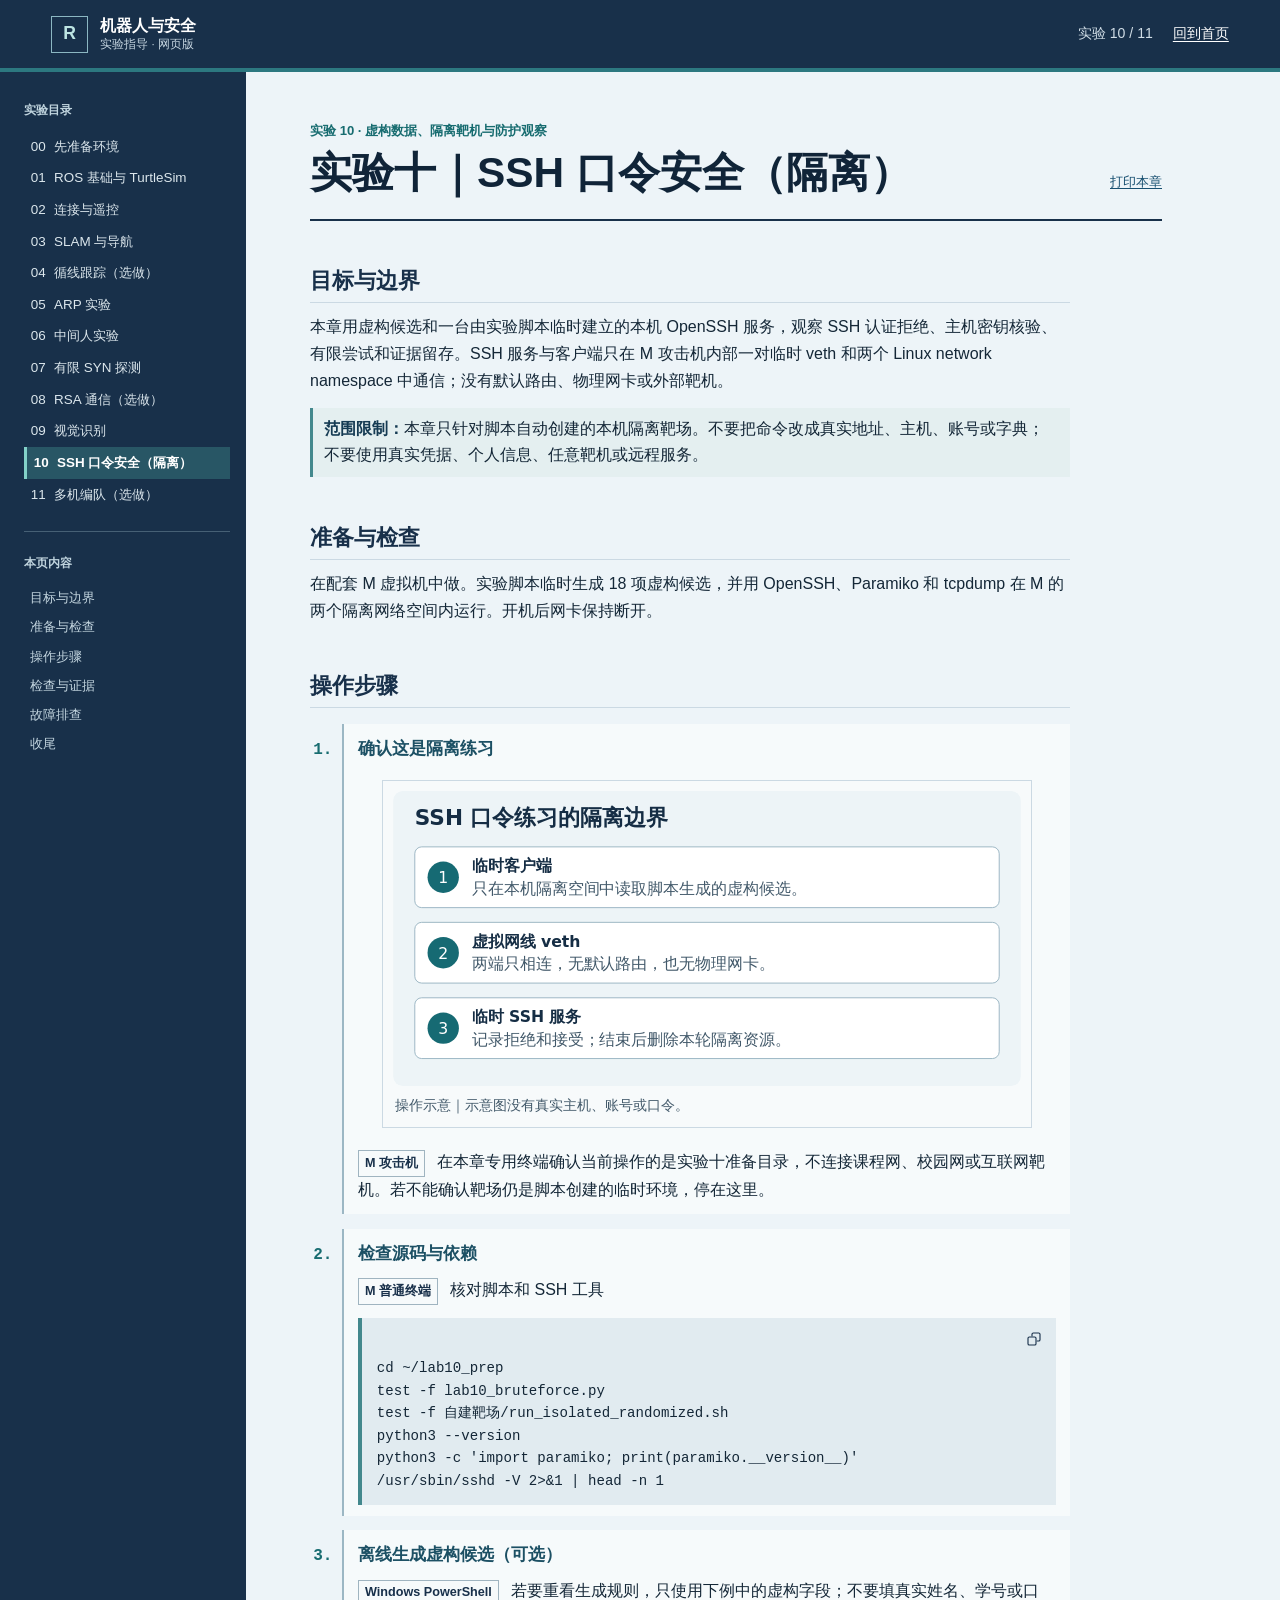
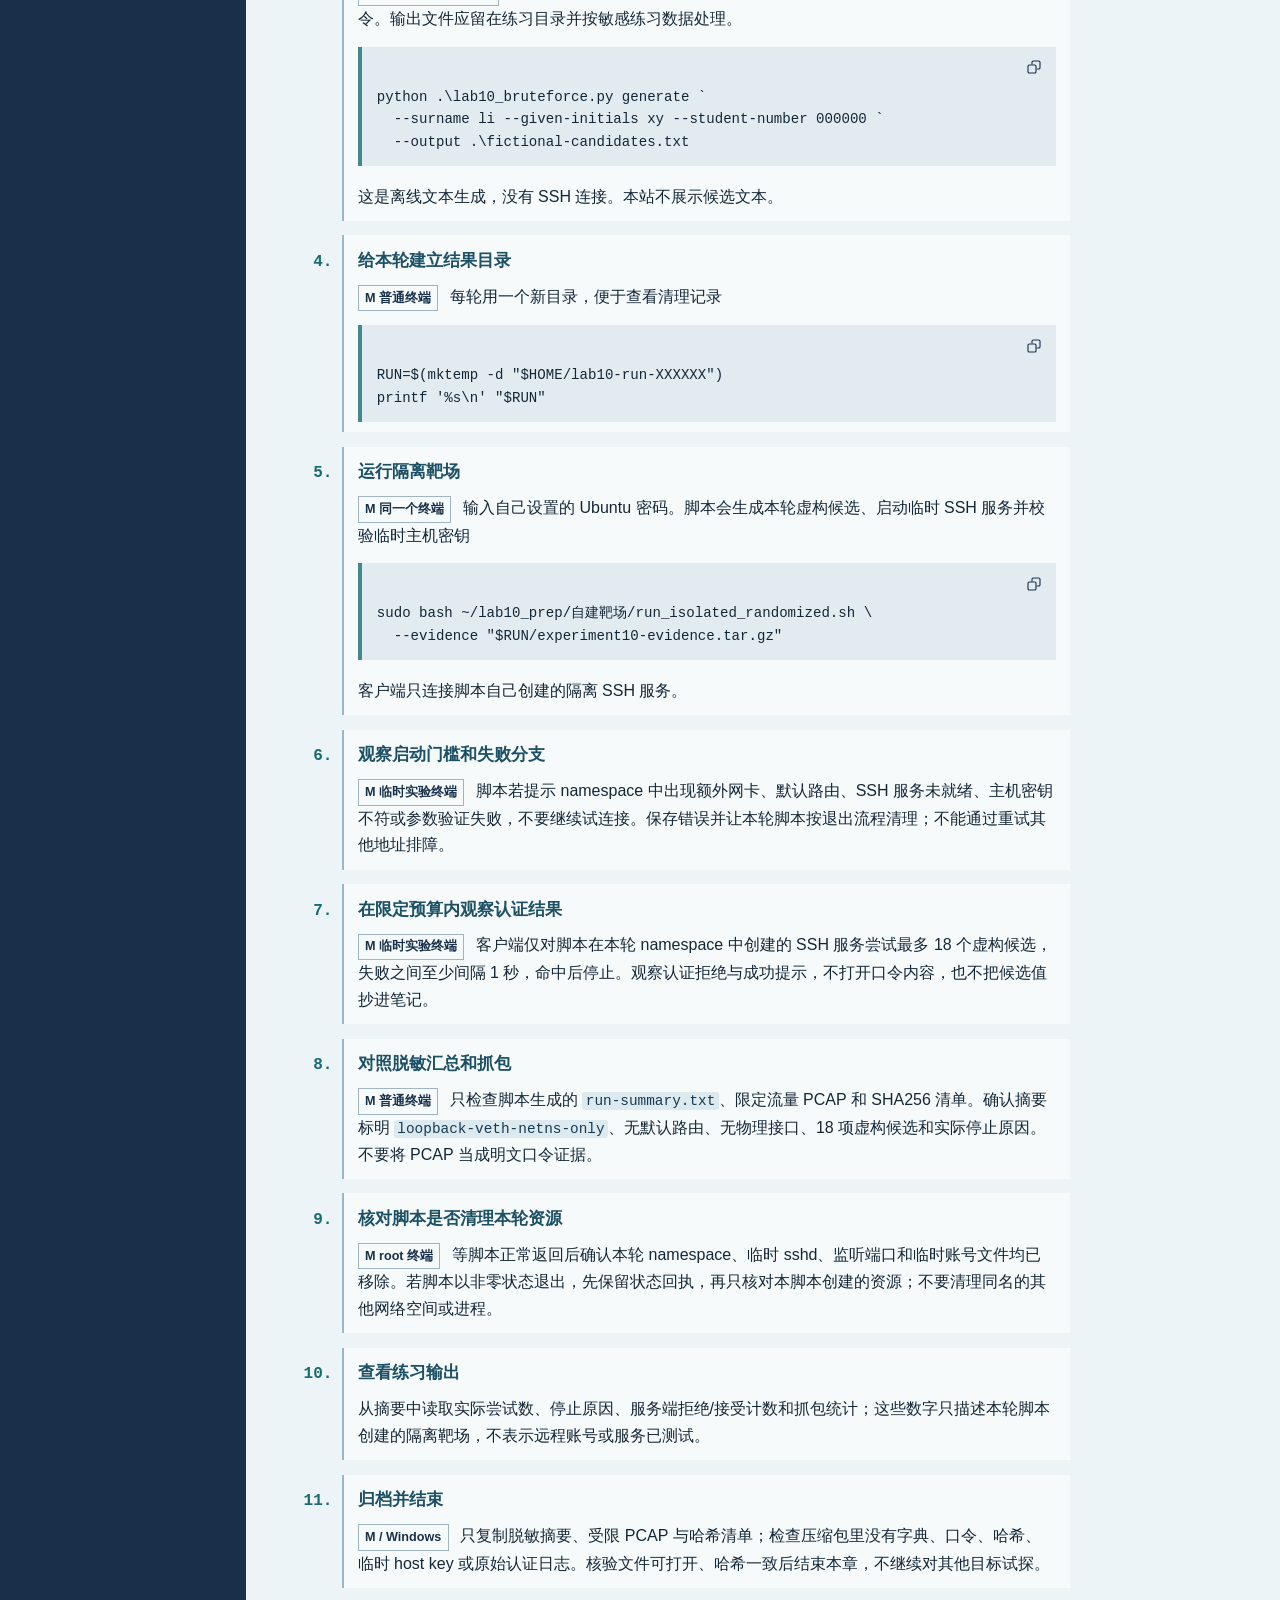
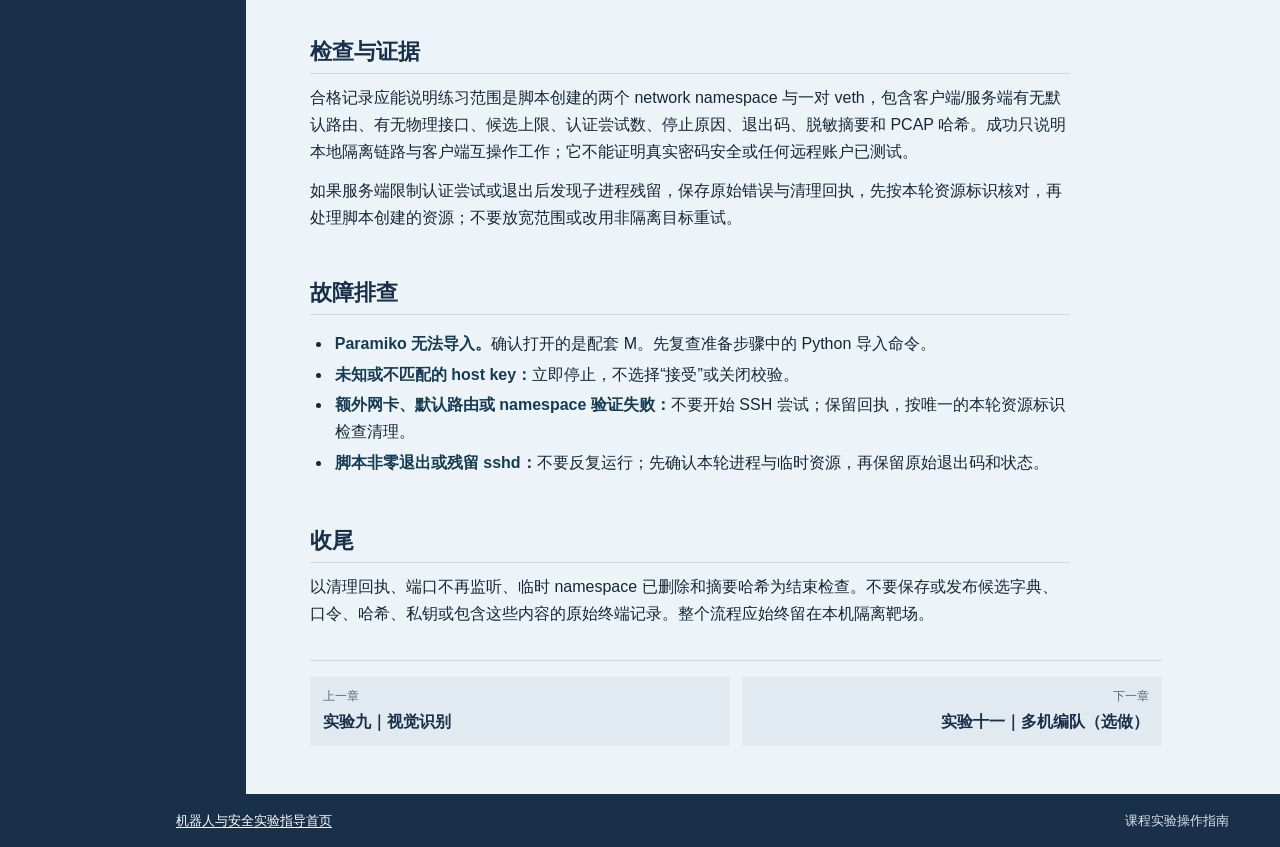
<file: lab-10.html>
<!doctype html>
<html lang="zh-CN"><head><meta charset="utf-8"><meta name="viewport" content="width=device-width, initial-scale=1"><meta name="color-scheme" content="light"><title>实验十｜SSH 口令安全（隔离） · 机器人与安全实验指导</title><link rel="stylesheet" href="assets/site.css"><script src="assets/site.js" defer></script></head>
<body class="chapter-page"><a class="skip-link" href="#main-content">跳到正文</a>
<header class="site-header"><a class="brand" href="index.html"><span class="brand-mark" aria-hidden="true">R</span><span>机器人与安全<span class="brand-sub">实验指导 · 网页版</span></span></a><div class="header-meta"><span>实验 10 / 11</span><a href="index.html">回到首页</a></div></header>
<div class="chapter-layout"><aside class="chapter-aside"><details class="mobile-toc"><summary>打开实验目录</summary><nav aria-label="实验目录"><ol class="chapter-list"><li><a href="lab-00.html">00 <span>先准备环境</span></a></li>
<li><a href="lab-01.html">01 <span>ROS 基础与 TurtleSim</span></a></li>
<li><a href="lab-02.html">02 <span>连接与遥控</span></a></li>
<li><a href="lab-03.html">03 <span>SLAM 与导航</span></a></li>
<li><a href="lab-04.html">04 <span>循线跟踪（选做）</span></a></li>
<li><a href="lab-05.html">05 <span>ARP 实验</span></a></li>
<li><a href="lab-06.html">06 <span>中间人实验</span></a></li>
<li><a href="lab-07.html">07 <span>有限 SYN 探测</span></a></li>
<li><a href="lab-08.html">08 <span>RSA 通信（选做）</span></a></li>
<li><a href="lab-09.html">09 <span>视觉识别</span></a></li>
<li><a href="lab-10.html" aria-current="page">10 <span>SSH 口令安全（隔离）</span></a></li>
<li><a href="lab-11.html">11 <span>多机编队（选做）</span></a></li></ol></nav></details><nav class="desktop-toc" aria-label="实验目录"><p class="aside-title">实验目录</p><ol class="chapter-list"><li><a href="lab-00.html">00 <span>先准备环境</span></a></li>
<li><a href="lab-01.html">01 <span>ROS 基础与 TurtleSim</span></a></li>
<li><a href="lab-02.html">02 <span>连接与遥控</span></a></li>
<li><a href="lab-03.html">03 <span>SLAM 与导航</span></a></li>
<li><a href="lab-04.html">04 <span>循线跟踪（选做）</span></a></li>
<li><a href="lab-05.html">05 <span>ARP 实验</span></a></li>
<li><a href="lab-06.html">06 <span>中间人实验</span></a></li>
<li><a href="lab-07.html">07 <span>有限 SYN 探测</span></a></li>
<li><a href="lab-08.html">08 <span>RSA 通信（选做）</span></a></li>
<li><a href="lab-09.html">09 <span>视觉识别</span></a></li>
<li><a href="lab-10.html" aria-current="page">10 <span>SSH 口令安全（隔离）</span></a></li>
<li><a href="lab-11.html">11 <span>多机编队（选做）</span></a></li></ol></nav><nav class="page-toc" aria-label="本页内容"><p class="aside-title">本页内容</p><ol><li><a href="#goal">目标与边界</a></li>
<li><a href="#prepare">准备与检查</a></li>
<li><a href="#steps">操作步骤</a></li>
<li><a href="#check">检查与证据</a></li>
<li><a href="#troubleshoot">故障排查</a></li>
<li><a href="#finish">收尾</a></li></ol></nav></aside>
<main class="chapter-main" id="main-content"><div class="chapter-heading"><div><p class="eyebrow">实验 10 · 虚构数据、隔离靶机与防护观察</p><h1>实验十｜SSH 口令安全（隔离）</h1></div><a class="print-link" href="#" data-print>打印本章</a></div><article class="prose">
<section id="goal">
  <h2>目标与边界</h2>
  <p>本章用虚构候选和一台由实验脚本临时建立的本机 OpenSSH 服务，观察 SSH 认证拒绝、主机密钥核验、有限尝试和证据留存。SSH 服务与客户端只在 M 攻击机内部一对临时 veth 和两个 Linux network namespace 中通信；没有默认路由、物理网卡或外部靶机。</p>
  <p class="checkpoint"><strong>范围限制：</strong>本章只针对脚本自动创建的本机隔离靶场。不要把命令改成真实地址、主机、账号或字典；不要使用真实凭据、个人信息、任意靶机或远程服务。</p>
</section>
<section id="prepare">
  <h2>准备与检查</h2>
  <p>在配套 M 虚拟机中做。实验脚本临时生成 18 项虚构候选，并用 OpenSSH、Paramiko 和 tcpdump 在 M 的两个隔离网络空间内运行。开机后网卡保持断开。</p>
</section>
<section id="steps">
  <h2>操作步骤</h2>
  <ol class="walkthrough">
    <li><h3>确认这是隔离练习</h3>  <figure class="lesson-figure"><img src="assets/guide/isolated-ssh.svg" alt="SSH 口令练习的隔离边界。临时客户端，只在本机隔离空间中读取脚本生成的虚构候选。；虚拟网线 veth，两端只相连，无默认路由，也无物理网卡。；临时 SSH 服务，记录拒绝和接受；结束后删除本轮隔离资源。" loading="lazy"><figcaption>操作示意｜示意图没有真实主机、账号或口令。</figcaption></figure><p><span class="role-tag">M 攻击机</span> 在本章专用终端确认当前操作的是实验十准备目录，不连接课程网、校园网或互联网靶机。若不能确认靶场仍是脚本创建的临时环境，停在这里。</p></li>
    <li><h3>检查源码与依赖</h3><p><span class="role-tag">M 普通终端</span> 核对脚本和 SSH 工具</p><pre><code>cd ~/lab10_prep
test -f lab10_bruteforce.py
test -f 自建靶场/run_isolated_randomized.sh
python3 --version
python3 -c 'import paramiko; print(paramiko.__version__)'
/usr/sbin/sshd -V 2&gt;&amp;1 | head -n 1</code></pre></li>
    <li><h3>离线生成虚构候选（可选）</h3><p><span class="role-tag">Windows PowerShell</span> 若要重看生成规则，只使用下例中的虚构字段；不要填真实姓名、学号或口令。输出文件应留在练习目录并按敏感练习数据处理。</p><pre><code>python .\lab10_bruteforce.py generate `
  --surname li --given-initials xy --student-number 000000 `
  --output .\fictional-candidates.txt</code></pre><p>这是离线文本生成，没有 SSH 连接。本站不展示候选文本。</p></li>
    <li><h3>给本轮建立结果目录</h3><p><span class="role-tag">M 普通终端</span> 每轮用一个新目录，便于查看清理记录</p><pre><code>RUN=$(mktemp -d "$HOME/lab10-run-XXXXXX")
printf '%s\n' "$RUN"</code></pre></li>
    <li><h3>运行隔离靶场</h3><p><span class="role-tag">M 同一个终端</span> 输入自己设置的 Ubuntu 密码。脚本会生成本轮虚构候选、启动临时 SSH 服务并校验临时主机密钥</p><pre><code>sudo bash ~/lab10_prep/自建靶场/run_isolated_randomized.sh \
  --evidence "$RUN/experiment10-evidence.tar.gz"</code></pre><p>客户端只连接脚本自己创建的隔离 SSH 服务。</p></li>
    <li><h3>观察启动门槛和失败分支</h3><p><span class="role-tag">M 临时实验终端</span> 脚本若提示 namespace 中出现额外网卡、默认路由、SSH 服务未就绪、主机密钥不符或参数验证失败，不要继续试连接。保存错误并让本轮脚本按退出流程清理；不能通过重试其他地址排障。</p></li>
    <li><h3>在限定预算内观察认证结果</h3><p><span class="role-tag">M 临时实验终端</span> 客户端仅对脚本在本轮 namespace 中创建的 SSH 服务尝试最多 18 个虚构候选，失败之间至少间隔 1 秒，命中后停止。观察认证拒绝与成功提示，不打开口令内容，也不把候选值抄进笔记。</p></li>
    <li><h3>对照脱敏汇总和抓包</h3><p><span class="role-tag">M 普通终端</span> 只检查脚本生成的 <code>run-summary.txt</code>、限定流量 PCAP 和 SHA256 清单。确认摘要标明 <code>loopback-veth-netns-only</code>、无默认路由、无物理接口、18 项虚构候选和实际停止原因。不要将 PCAP 当成明文口令证据。</p></li>
    <li><h3>核对脚本是否清理本轮资源</h3><p><span class="role-tag">M root 终端</span> 等脚本正常返回后确认本轮 namespace、临时 sshd、监听端口和临时账号文件均已移除。若脚本以非零状态退出，先保留状态回执，再只核对本脚本创建的资源；不要清理同名的其他网络空间或进程。</p></li>
    <li><h3>查看练习输出</h3><p>从摘要中读取实际尝试数、停止原因、服务端拒绝/接受计数和抓包统计；这些数字只描述本轮脚本创建的隔离靶场，不表示远程账号或服务已测试。</p></li>
    <li><h3>归档并结束</h3><p><span class="role-tag">M / Windows</span> 只复制脱敏摘要、受限 PCAP 与哈希清单；检查压缩包里没有字典、口令、哈希、临时 host key 或原始认证日志。核验文件可打开、哈希一致后结束本章，不继续对其他目标试探。</p></li>
  </ol>
</section>
<section id="check">
  <h2>检查与证据</h2>
  <p>合格记录应能说明练习范围是脚本创建的两个 network namespace 与一对 veth，包含客户端/服务端有无默认路由、有无物理接口、候选上限、认证尝试数、停止原因、退出码、脱敏摘要和 PCAP 哈希。成功只说明本地隔离链路与客户端互操作工作；它不能证明真实密码安全或任何远程账户已测试。</p>
  <p>如果服务端限制认证尝试或退出后发现子进程残留，保存原始错误与清理回执，先按本轮资源标识核对，再处理脚本创建的资源；不要放宽范围或改用非隔离目标重试。</p>
</section>
<section id="troubleshoot">
  <h2>故障排查</h2>
  <ul>
    <li><strong>Paramiko 无法导入。</strong>确认打开的是配套 M。先复查准备步骤中的 Python 导入命令。</li>
    <li><strong>未知或不匹配的 host key：</strong>立即停止，不选择“接受”或关闭校验。</li>
    <li><strong>额外网卡、默认路由或 namespace 验证失败：</strong>不要开始 SSH 尝试；保留回执，按唯一的本轮资源标识检查清理。</li>
    <li><strong>脚本非零退出或残留 sshd：</strong>不要反复运行；先确认本轮进程与临时资源，再保留原始退出码和状态。</li>
  </ul>
</section>
<section id="finish">
  <h2>收尾</h2>
  <p>以清理回执、端口不再监听、临时 namespace 已删除和摘要哈希为结束检查。不要保存或发布候选字典、口令、哈希、私钥或包含这些内容的原始终端记录。整个流程应始终留在本机隔离靶场。</p>
</section>
</article>
<nav class="chapter-pagination" aria-label="章节切换"><a href="lab-09.html"><span>上一章</span>实验九｜视觉识别</a><a href="lab-11.html"><span>下一章</span>实验十一｜多机编队（选做）</a></nav></main></div>
<footer class="site-footer"><a href="index.html">机器人与安全实验指导首页</a><span>课程实验操作指南</span></footer></body></html>
</file>
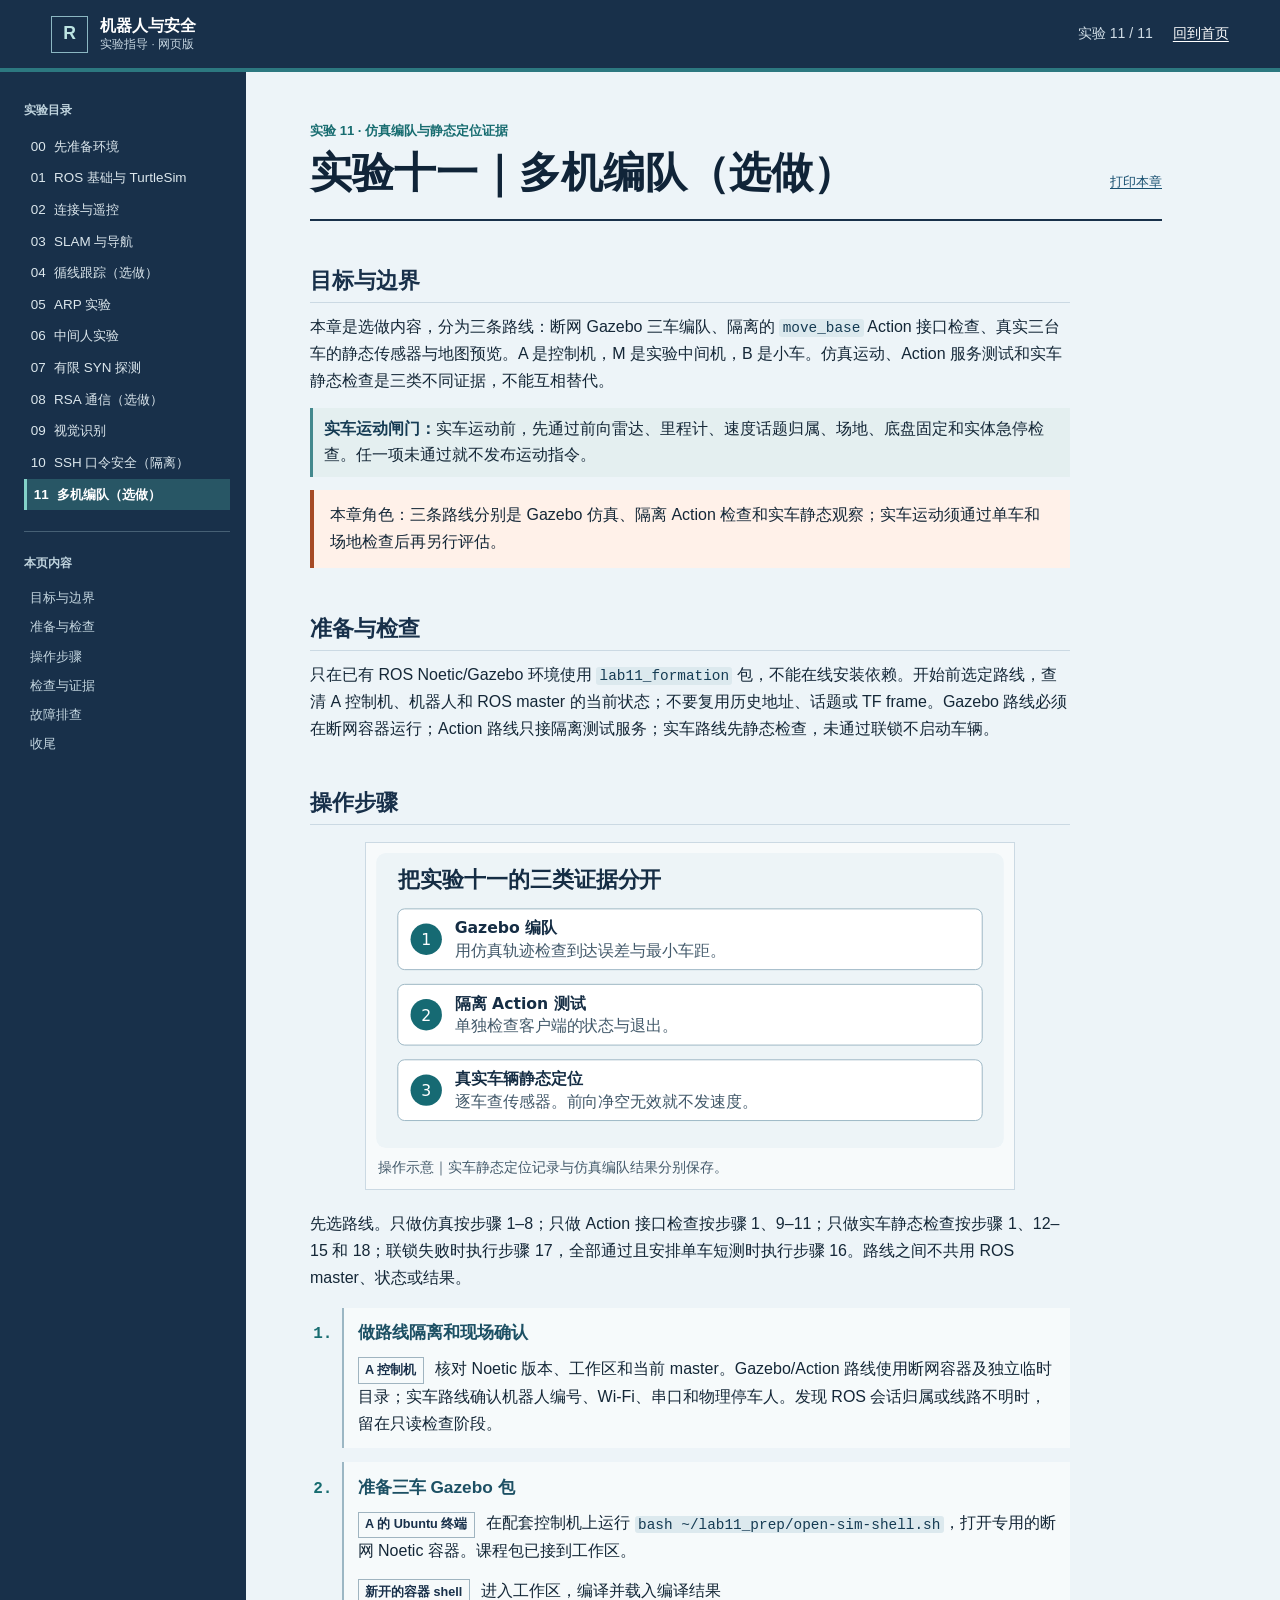
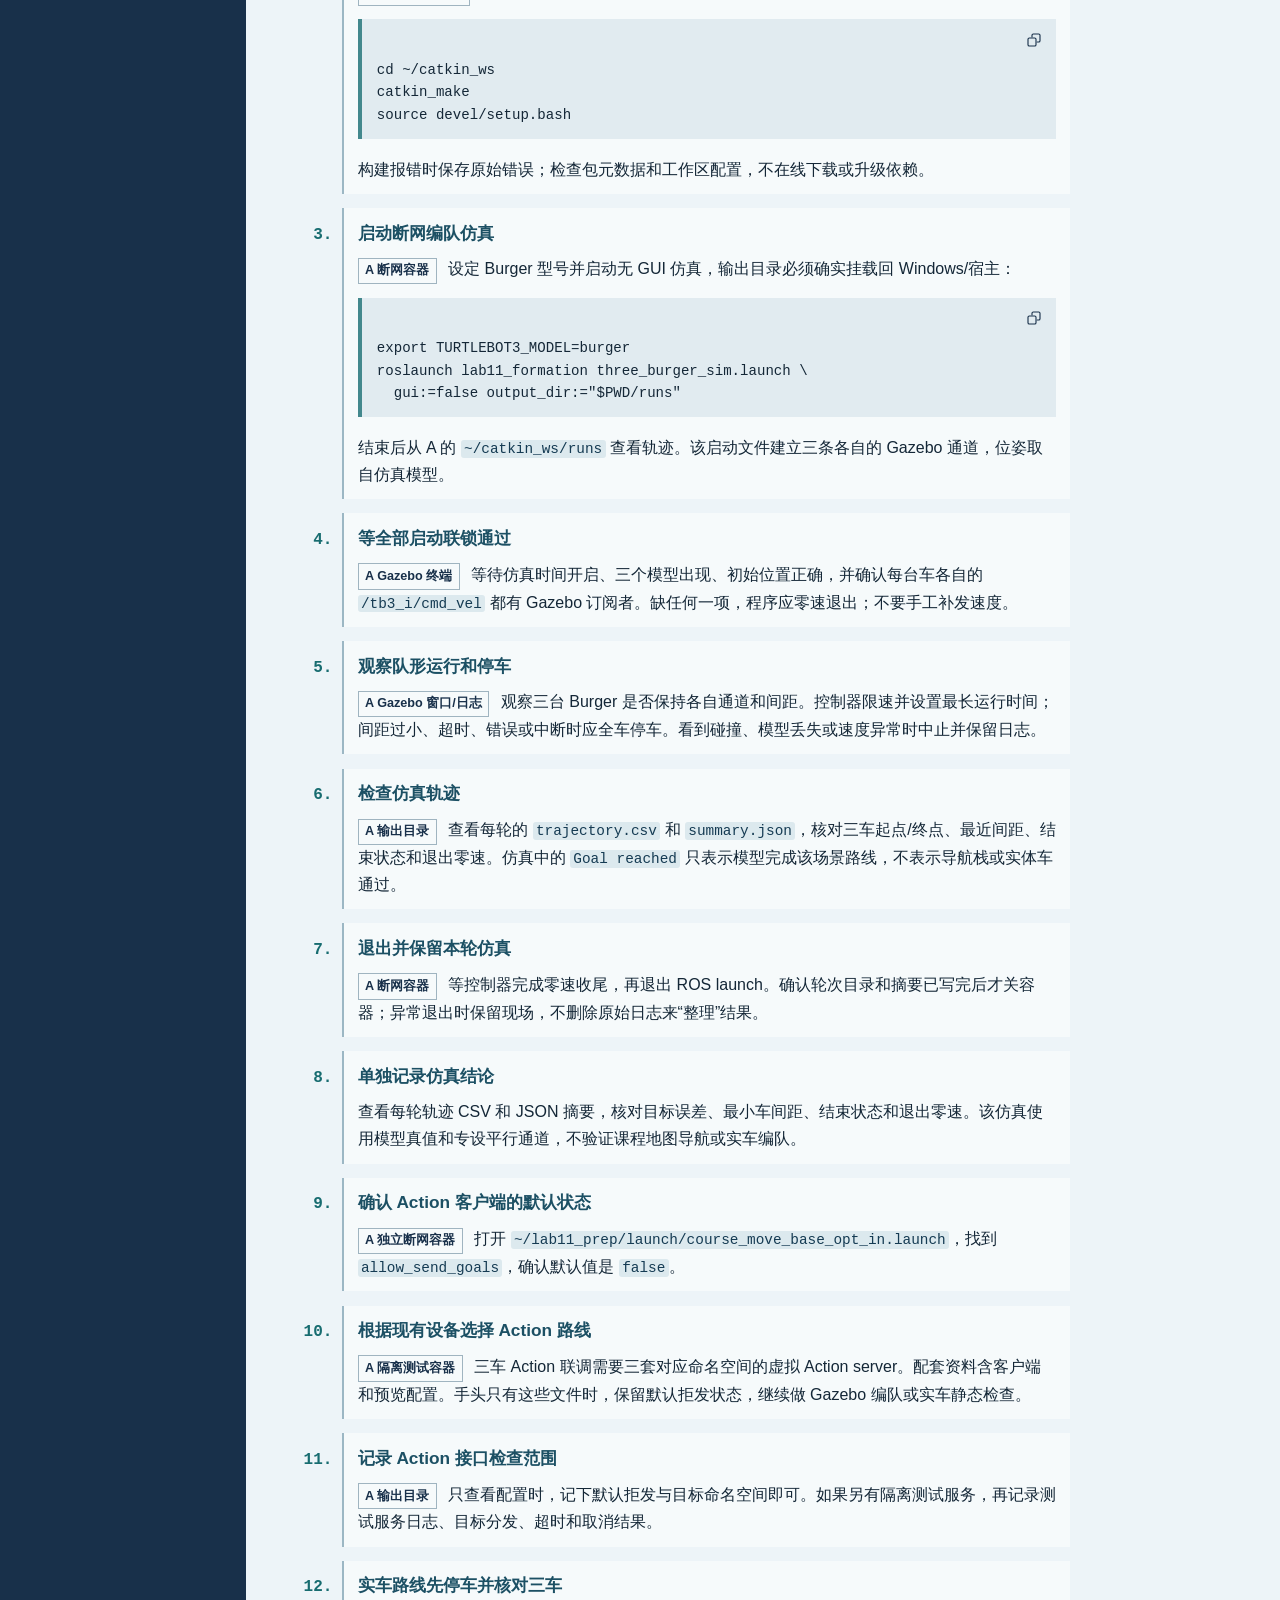
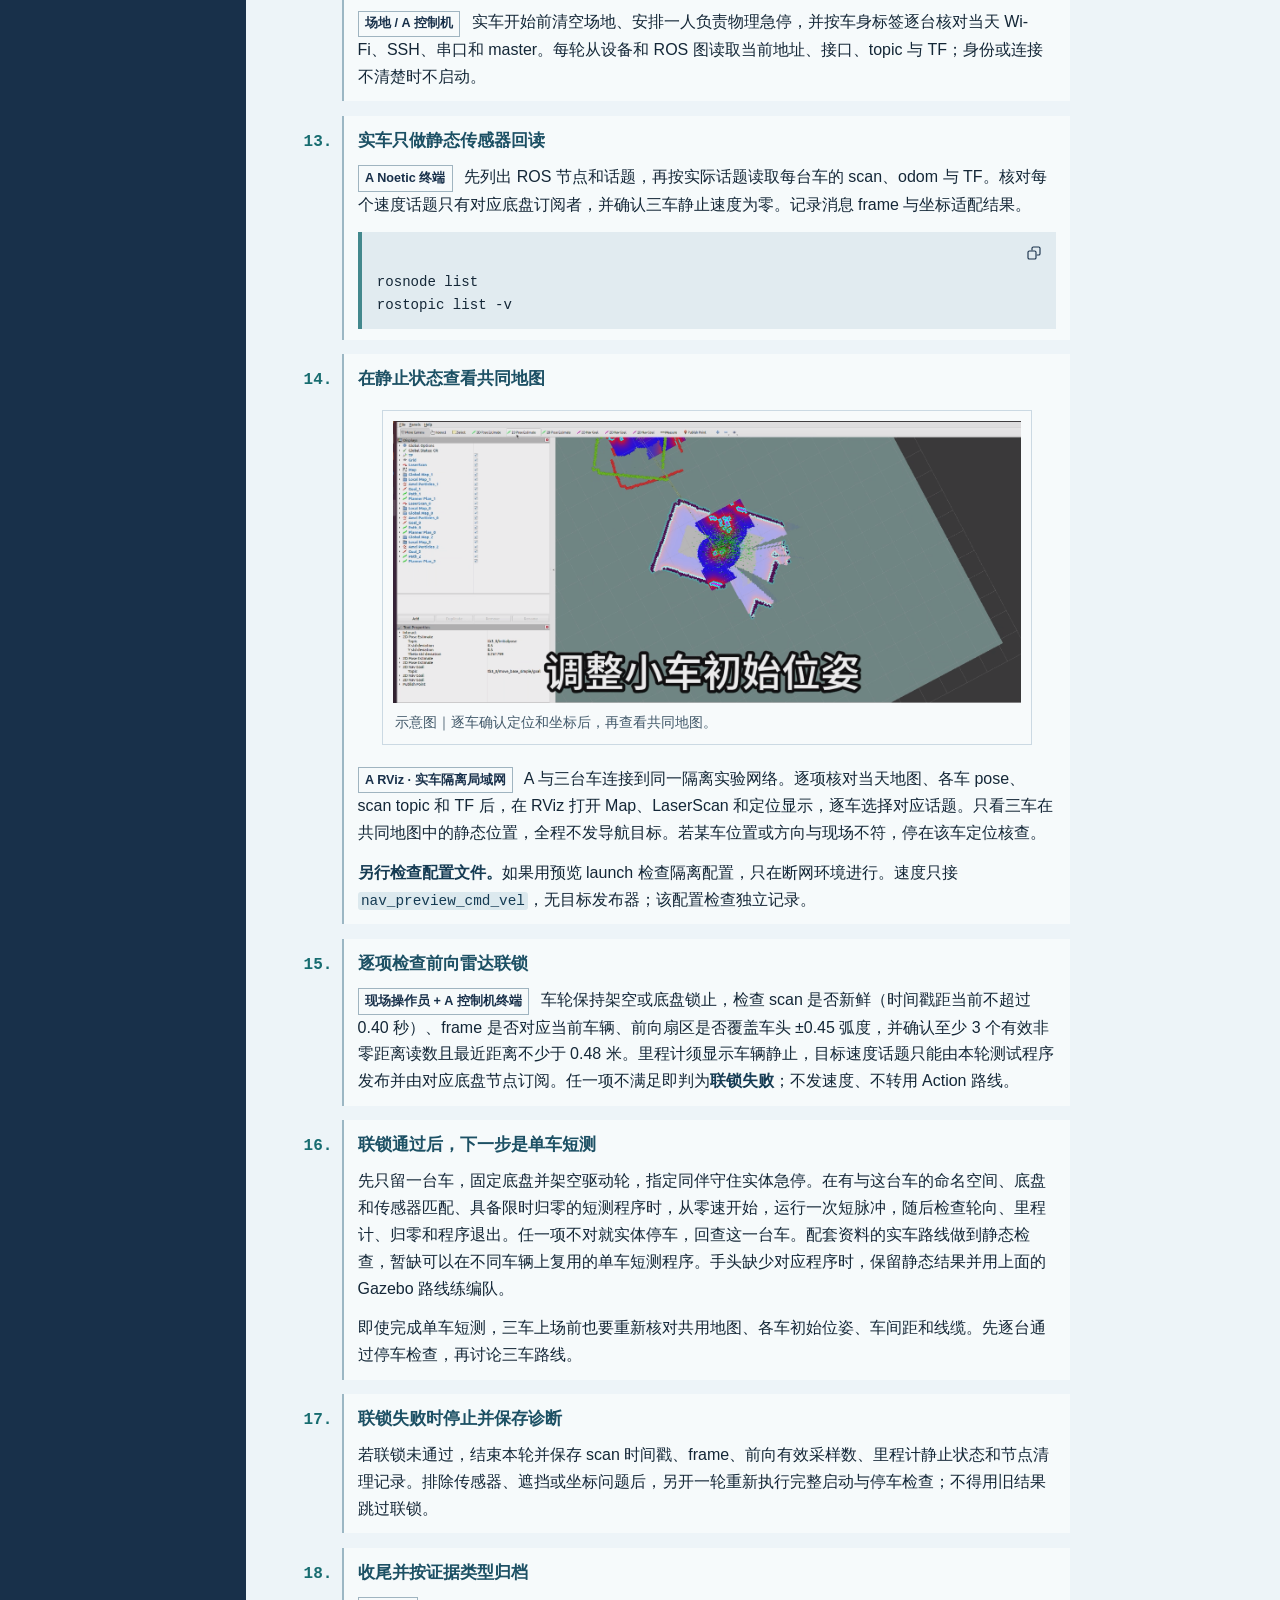
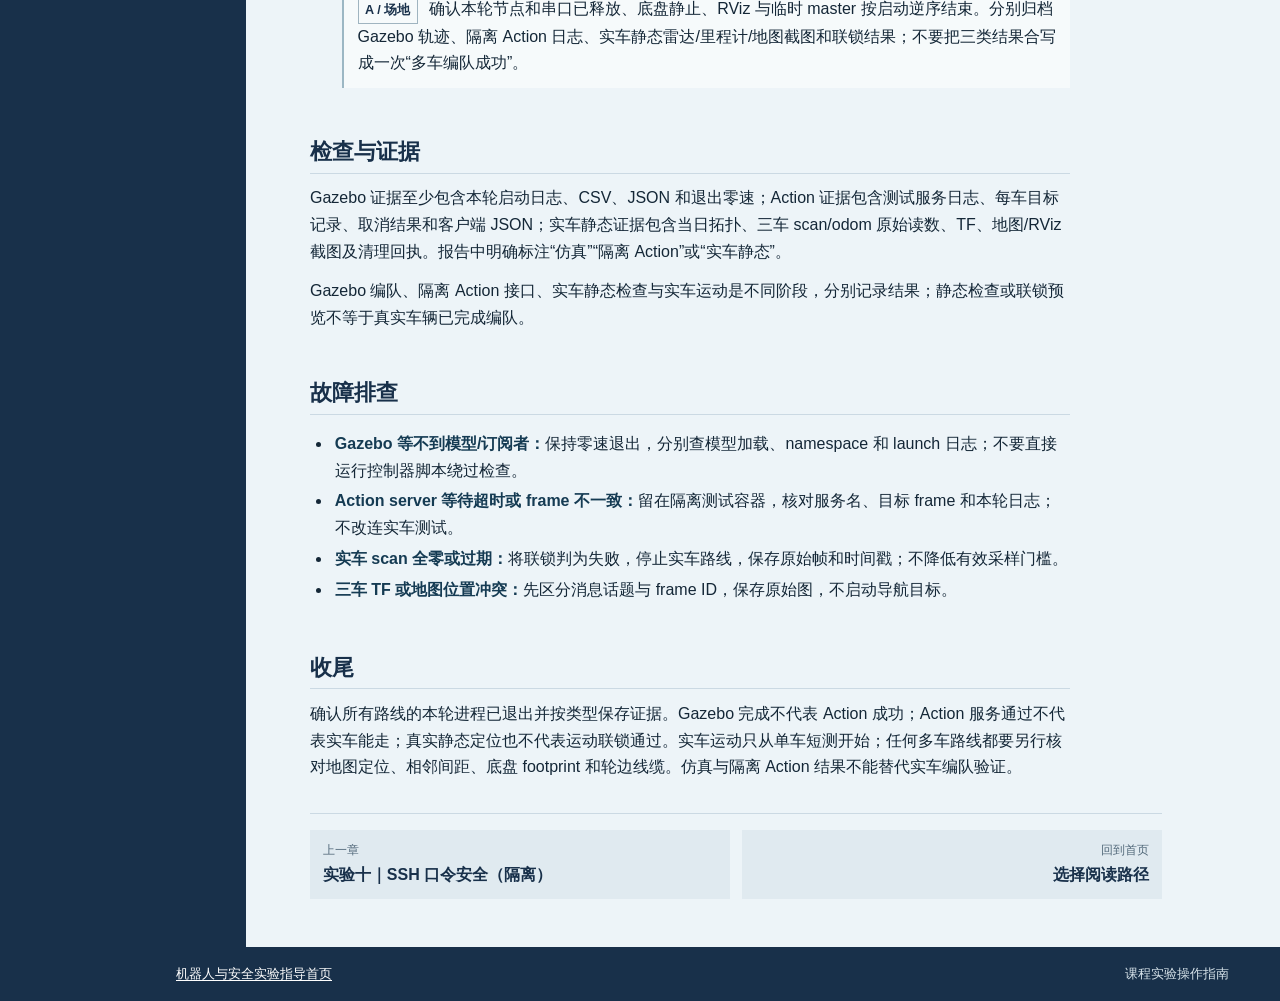
<file: lab-11.html>
<!doctype html>
<html lang="zh-CN"><head><meta charset="utf-8"><meta name="viewport" content="width=device-width, initial-scale=1"><meta name="color-scheme" content="light"><title>实验十一｜多机编队（选做） · 机器人与安全实验指导</title><link rel="stylesheet" href="assets/site.css"><script src="assets/site.js" defer></script></head>
<body class="chapter-page"><a class="skip-link" href="#main-content">跳到正文</a>
<header class="site-header"><a class="brand" href="index.html"><span class="brand-mark" aria-hidden="true">R</span><span>机器人与安全<span class="brand-sub">实验指导 · 网页版</span></span></a><div class="header-meta"><span>实验 11 / 11</span><a href="index.html">回到首页</a></div></header>
<div class="chapter-layout"><aside class="chapter-aside"><details class="mobile-toc"><summary>打开实验目录</summary><nav aria-label="实验目录"><ol class="chapter-list"><li><a href="lab-00.html">00 <span>先准备环境</span></a></li>
<li><a href="lab-01.html">01 <span>ROS 基础与 TurtleSim</span></a></li>
<li><a href="lab-02.html">02 <span>连接与遥控</span></a></li>
<li><a href="lab-03.html">03 <span>SLAM 与导航</span></a></li>
<li><a href="lab-04.html">04 <span>循线跟踪（选做）</span></a></li>
<li><a href="lab-05.html">05 <span>ARP 实验</span></a></li>
<li><a href="lab-06.html">06 <span>中间人实验</span></a></li>
<li><a href="lab-07.html">07 <span>有限 SYN 探测</span></a></li>
<li><a href="lab-08.html">08 <span>RSA 通信（选做）</span></a></li>
<li><a href="lab-09.html">09 <span>视觉识别</span></a></li>
<li><a href="lab-10.html">10 <span>SSH 口令安全（隔离）</span></a></li>
<li><a href="lab-11.html" aria-current="page">11 <span>多机编队（选做）</span></a></li></ol></nav></details><nav class="desktop-toc" aria-label="实验目录"><p class="aside-title">实验目录</p><ol class="chapter-list"><li><a href="lab-00.html">00 <span>先准备环境</span></a></li>
<li><a href="lab-01.html">01 <span>ROS 基础与 TurtleSim</span></a></li>
<li><a href="lab-02.html">02 <span>连接与遥控</span></a></li>
<li><a href="lab-03.html">03 <span>SLAM 与导航</span></a></li>
<li><a href="lab-04.html">04 <span>循线跟踪（选做）</span></a></li>
<li><a href="lab-05.html">05 <span>ARP 实验</span></a></li>
<li><a href="lab-06.html">06 <span>中间人实验</span></a></li>
<li><a href="lab-07.html">07 <span>有限 SYN 探测</span></a></li>
<li><a href="lab-08.html">08 <span>RSA 通信（选做）</span></a></li>
<li><a href="lab-09.html">09 <span>视觉识别</span></a></li>
<li><a href="lab-10.html">10 <span>SSH 口令安全（隔离）</span></a></li>
<li><a href="lab-11.html" aria-current="page">11 <span>多机编队（选做）</span></a></li></ol></nav><nav class="page-toc" aria-label="本页内容"><p class="aside-title">本页内容</p><ol><li><a href="#goal">目标与边界</a></li>
<li><a href="#prepare">准备与检查</a></li>
<li><a href="#steps">操作步骤</a></li>
<li><a href="#check">检查与证据</a></li>
<li><a href="#troubleshoot">故障排查</a></li>
<li><a href="#finish">收尾</a></li></ol></nav></aside>
<main class="chapter-main" id="main-content"><div class="chapter-heading"><div><p class="eyebrow">实验 11 · 仿真编队与静态定位证据</p><h1>实验十一｜多机编队（选做）</h1></div><a class="print-link" href="#" data-print>打印本章</a></div><article class="prose">
<section id="goal">
  <h2>目标与边界</h2>
  <p>本章是选做内容，分为三条路线：断网 Gazebo 三车编队、隔离的 <code>move_base</code> Action 接口检查、真实三台车的静态传感器与地图预览。A 是控制机，M 是实验中间机，B 是小车。仿真运动、Action 服务测试和实车静态检查是三类不同证据，不能互相替代。</p>
  <p class="checkpoint"><strong>实车运动闸门：</strong>实车运动前，先通过前向雷达、里程计、速度话题归属、场地、底盘固定和实体急停检查。任一项未通过就不发布运动指令。</p>
</section>
<p class="callout">本章角色：三条路线分别是 Gazebo 仿真、隔离 Action 检查和实车静态观察；实车运动须通过单车和场地检查后再另行评估。</p>
<section id="prepare">
  <h2>准备与检查</h2>
  <p>只在已有 ROS Noetic/Gazebo 环境使用 <code>lab11_formation</code> 包，不能在线安装依赖。开始前选定路线，查清 A 控制机、机器人和 ROS master 的当前状态；不要复用历史地址、话题或 TF frame。Gazebo 路线必须在断网容器运行；Action 路线只接隔离测试服务；实车路线先静态检查，未通过联锁不启动车辆。</p>
</section>
<section id="steps">
  <h2>操作步骤</h2>
<figure class="lesson-figure"><img src="assets/guide/formation-gates.svg" alt="把实验十一的三类证据分开。Gazebo 编队，用仿真轨迹检查到达误差与最小车距。；隔离 Action 测试，单独检查客户端的状态与退出。；真实车辆静态定位，逐车查传感器。前向净空无效就不发速度。" loading="lazy"><figcaption>操作示意｜实车静态定位记录与仿真编队结果分别保存。</figcaption></figure>
  <p>先选路线。只做仿真按步骤 1–8；只做 Action 接口检查按步骤 1、9–11；只做实车静态检查按步骤 1、12–15 和 18；联锁失败时执行步骤 17，全部通过且安排单车短测时执行步骤 16。路线之间不共用 ROS master、状态或结果。</p>
  <ol class="walkthrough">
    <li><h3>做路线隔离和现场确认</h3><p><span class="role-tag">A 控制机</span> 核对 Noetic 版本、工作区和当前 master。Gazebo/Action 路线使用断网容器及独立临时目录；实车路线确认机器人编号、Wi-Fi、串口和物理停车人。发现 ROS 会话归属或线路不明时，留在只读检查阶段。</p></li>
    <li><h3>准备三车 Gazebo 包</h3><p><span class="role-tag">A 的 Ubuntu 终端</span> 在配套控制机上运行 <code>bash ~/lab11_prep/open-sim-shell.sh</code>，打开专用的断网 Noetic 容器。课程包已接到工作区。</p><p><span class="role-tag">新开的容器 shell</span> 进入工作区，编译并载入编译结果</p><pre><code>cd ~/catkin_ws
catkin_make
source devel/setup.bash</code></pre><p>构建报错时保存原始错误；检查包元数据和工作区配置，不在线下载或升级依赖。</p></li>
    <li><h3>启动断网编队仿真</h3><p><span class="role-tag">A 断网容器</span> 设定 Burger 型号并启动无 GUI 仿真，输出目录必须确实挂载回 Windows/宿主：</p><pre><code>export TURTLEBOT3_MODEL=burger
roslaunch lab11_formation three_burger_sim.launch \
  gui:=false output_dir:="$PWD/runs"</code></pre><p>结束后从 A 的 <code>~/catkin_ws/runs</code> 查看轨迹。该启动文件建立三条各自的 Gazebo 通道，位姿取自仿真模型。</p></li>
    <li><h3>等全部启动联锁通过</h3><p><span class="role-tag">A Gazebo 终端</span> 等待仿真时间开启、三个模型出现、初始位置正确，并确认每台车各自的 <code>/tb3_i/cmd_vel</code> 都有 Gazebo 订阅者。缺任何一项，程序应零速退出；不要手工补发速度。</p></li>
    <li><h3>观察队形运行和停车</h3><p><span class="role-tag">A Gazebo 窗口/日志</span> 观察三台 Burger 是否保持各自通道和间距。控制器限速并设置最长运行时间；间距过小、超时、错误或中断时应全车停车。看到碰撞、模型丢失或速度异常时中止并保留日志。</p></li>
    <li><h3>检查仿真轨迹</h3><p><span class="role-tag">A 输出目录</span> 查看每轮的 <code>trajectory.csv</code> 和 <code>summary.json</code>，核对三车起点/终点、最近间距、结束状态和退出零速。仿真中的 <code>Goal reached</code> 只表示模型完成该场景路线，不表示导航栈或实体车通过。</p></li>
    <li><h3>退出并保留本轮仿真</h3><p><span class="role-tag">A 断网容器</span> 等控制器完成零速收尾，再退出 ROS launch。确认轮次目录和摘要已写完后才关容器；异常退出时保留现场，不删除原始日志来“整理”结果。</p></li>
    <li><h3>单独记录仿真结论</h3><p>查看每轮轨迹 CSV 和 JSON 摘要，核对目标误差、最小车间距、结束状态和退出零速。该仿真使用模型真值和专设平行通道，不验证课程地图导航或实车编队。</p></li>
    <li><h3>确认 Action 客户端的默认状态</h3><p><span class="role-tag">A 独立断网容器</span> 打开 <code>~/lab11_prep/launch/course_move_base_opt_in.launch</code>，找到 <code>allow_send_goals</code>，确认默认值是 <code>false</code>。</p></li>
    <li><h3>根据现有设备选择 Action 路线</h3><p><span class="role-tag">A 隔离测试容器</span> 三车 Action 联调需要三套对应命名空间的虚拟 Action server。配套资料含客户端和预览配置。手头只有这些文件时，保留默认拒发状态，继续做 Gazebo 编队或实车静态检查。</p></li>
    <li><h3>记录 Action 接口检查范围</h3><p><span class="role-tag">A 输出目录</span> 只查看配置时，记下默认拒发与目标命名空间即可。如果另有隔离测试服务，再记录测试服务日志、目标分发、超时和取消结果。</p></li>
    <li><h3>实车路线先停车并核对三车</h3><p><span class="role-tag">场地 / A 控制机</span> 实车开始前清空场地、安排一人负责物理急停，并按车身标签逐台核对当天 Wi-Fi、SSH、串口和 master。每轮从设备和 ROS 图读取当前地址、接口、topic 与 TF；身份或连接不清楚时不启动。</p></li>
    <li><h3>实车只做静态传感器回读</h3><p><span class="role-tag">A Noetic 终端</span> 先列出 ROS 节点和话题，再按实际话题读取每台车的 scan、odom 与 TF。核对每个速度话题只有对应底盘订阅者，并确认三车静止速度为零。记录消息 frame 与坐标适配结果。</p>
<pre><code>rosnode list
rostopic list -v</code></pre></li>
    <li><h3>在静止状态查看共同地图</h3>  <figure class="lesson-figure"><img src="assets/guide/lab-11-01.png" alt="RViz 多车地图与车辆定位示意" loading="lazy"><figcaption>示意图｜逐车确认定位和坐标后，再查看共同地图。</figcaption></figure><p><span class="role-tag">A RViz · 实车隔离局域网</span> A 与三台车连接到同一隔离实验网络。逐项核对当天地图、各车 pose、scan topic 和 TF 后，在 RViz 打开 Map、LaserScan 和定位显示，逐车选择对应话题。只看三车在共同地图中的静态位置，全程不发导航目标。若某车位置或方向与现场不符，停在该车定位核查。</p><p><strong>另行检查配置文件。</strong>如果用预览 launch 检查隔离配置，只在断网环境进行。速度只接 <code>nav_preview_cmd_vel</code>，无目标发布器；该配置检查独立记录。</p></li>
    <li><h3>逐项检查前向雷达联锁</h3><p><span class="role-tag">现场操作员 + A 控制机终端</span> 车轮保持架空或底盘锁止，检查 scan 是否新鲜（时间戳距当前不超过 0.40 秒）、frame 是否对应当前车辆、前向扇区是否覆盖车头 ±0.45 弧度，并确认至少 3 个有效非零距离读数且最近距离不少于 0.48 米。里程计须显示车辆静止，目标速度话题只能由本轮测试程序发布并由对应底盘节点订阅。任一项不满足即判为<strong>联锁失败</strong>；不发速度、不转用 Action 路线。</p></li>
    <li><h3>联锁通过后，下一步是单车短测</h3><p>先只留一台车，固定底盘并架空驱动轮，指定同伴守住实体急停。在有与这台车的命名空间、底盘和传感器匹配、具备限时归零的短测程序时，从零速开始，运行一次短脉冲，随后检查轮向、里程计、归零和程序退出。任一项不对就实体停车，回查这一台车。配套资料的实车路线做到静态检查，暂缺可以在不同车辆上复用的单车短测程序。手头缺少对应程序时，保留静态结果并用上面的 Gazebo 路线练编队。</p><p>即使完成单车短测，三车上场前也要重新核对共用地图、各车初始位姿、车间距和线缆。先逐台通过停车检查，再讨论三车路线。</p></li>
    <li><h3>联锁失败时停止并保存诊断</h3><p>若联锁未通过，结束本轮并保存 scan 时间戳、frame、前向有效采样数、里程计静止状态和节点清理记录。排除传感器、遮挡或坐标问题后，另开一轮重新执行完整启动与停车检查；不得用旧结果跳过联锁。</p></li>
    <li><h3>收尾并按证据类型归档</h3><p><span class="role-tag">A / 场地</span> 确认本轮节点和串口已释放、底盘静止、RViz 与临时 master 按启动逆序结束。分别归档 Gazebo 轨迹、隔离 Action 日志、实车静态雷达/里程计/地图截图和联锁结果；不要把三类结果合写成一次“多车编队成功”。</p></li>
  </ol>
</section>
<section id="check">
  <h2>检查与证据</h2>
  <p>Gazebo 证据至少包含本轮启动日志、CSV、JSON 和退出零速；Action 证据包含测试服务日志、每车目标记录、取消结果和客户端 JSON；实车静态证据包含当日拓扑、三车 scan/odom 原始读数、TF、地图/RViz 截图及清理回执。报告中明确标注“仿真”“隔离 Action”或“实车静态”。</p>
  <p>Gazebo 编队、隔离 Action 接口、实车静态检查与实车运动是不同阶段，分别记录结果；静态检查或联锁预览不等于真实车辆已完成编队。</p>
</section>
<section id="troubleshoot">
  <h2>故障排查</h2>
  <ul>
    <li><strong>Gazebo 等不到模型/订阅者：</strong>保持零速退出，分别查模型加载、namespace 和 launch 日志；不要直接运行控制器脚本绕过检查。</li>
    <li><strong>Action server 等待超时或 frame 不一致：</strong>留在隔离测试容器，核对服务名、目标 frame 和本轮日志；不改连实车测试。</li>
    <li><strong>实车 scan 全零或过期：</strong>将联锁判为失败，停止实车路线，保存原始帧和时间戳；不降低有效采样门槛。</li>
    <li><strong>三车 TF 或地图位置冲突：</strong>先区分消息话题与 frame ID，保存原始图，不启动导航目标。</li>
  </ul>
</section>
<section id="finish">
  <h2>收尾</h2>
  <p>确认所有路线的本轮进程已退出并按类型保存证据。Gazebo 完成不代表 Action 成功；Action 服务通过不代表实车能走；真实静态定位也不代表运动联锁通过。实车运动只从单车短测开始；任何多车路线都要另行核对地图定位、相邻间距、底盘 footprint 和轮边线缆。仿真与隔离 Action 结果不能替代实车编队验证。</p>
</section>
</article>
<nav class="chapter-pagination" aria-label="章节切换"><a href="lab-10.html"><span>上一章</span>实验十｜SSH 口令安全（隔离）</a><a href="index.html"><span>回到首页</span>选择阅读路径</a></nav></main></div>
<footer class="site-footer"><a href="index.html">机器人与安全实验指导首页</a><span>课程实验操作指南</span></footer></body></html>
</file>
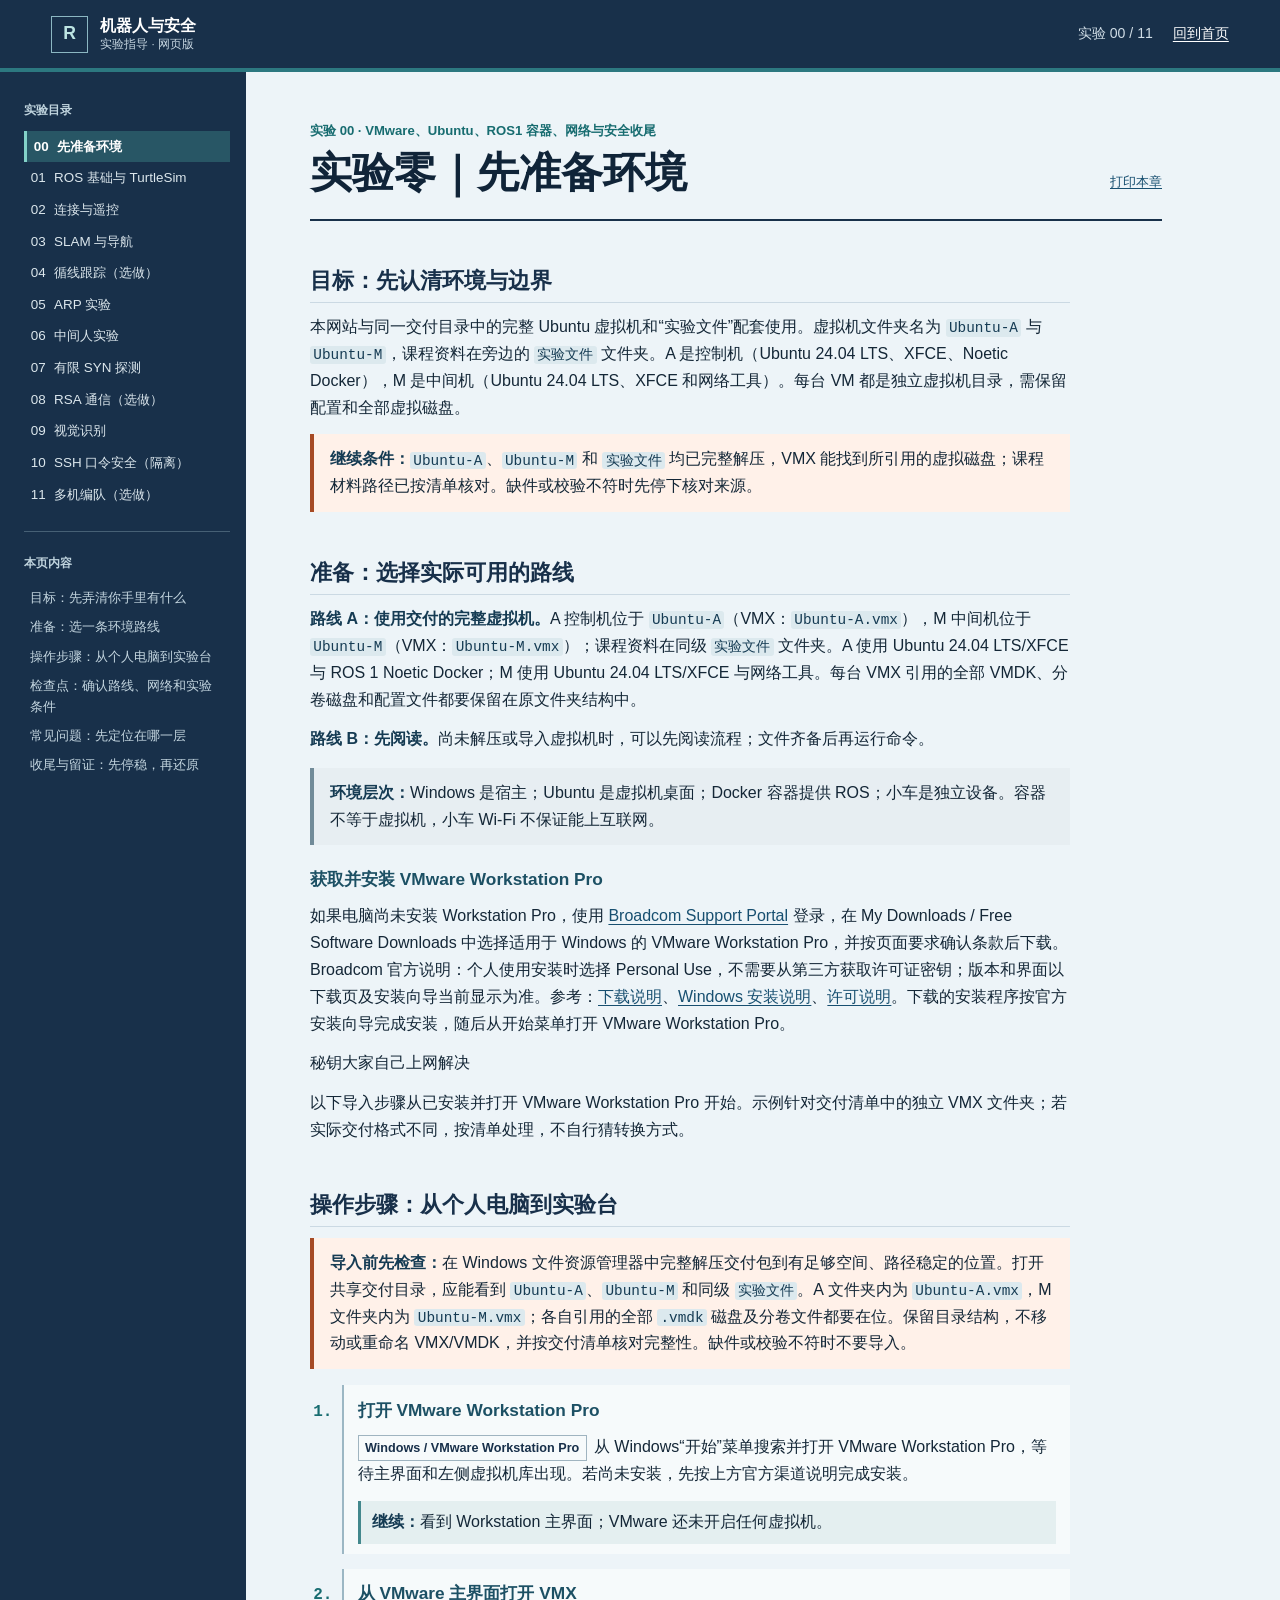
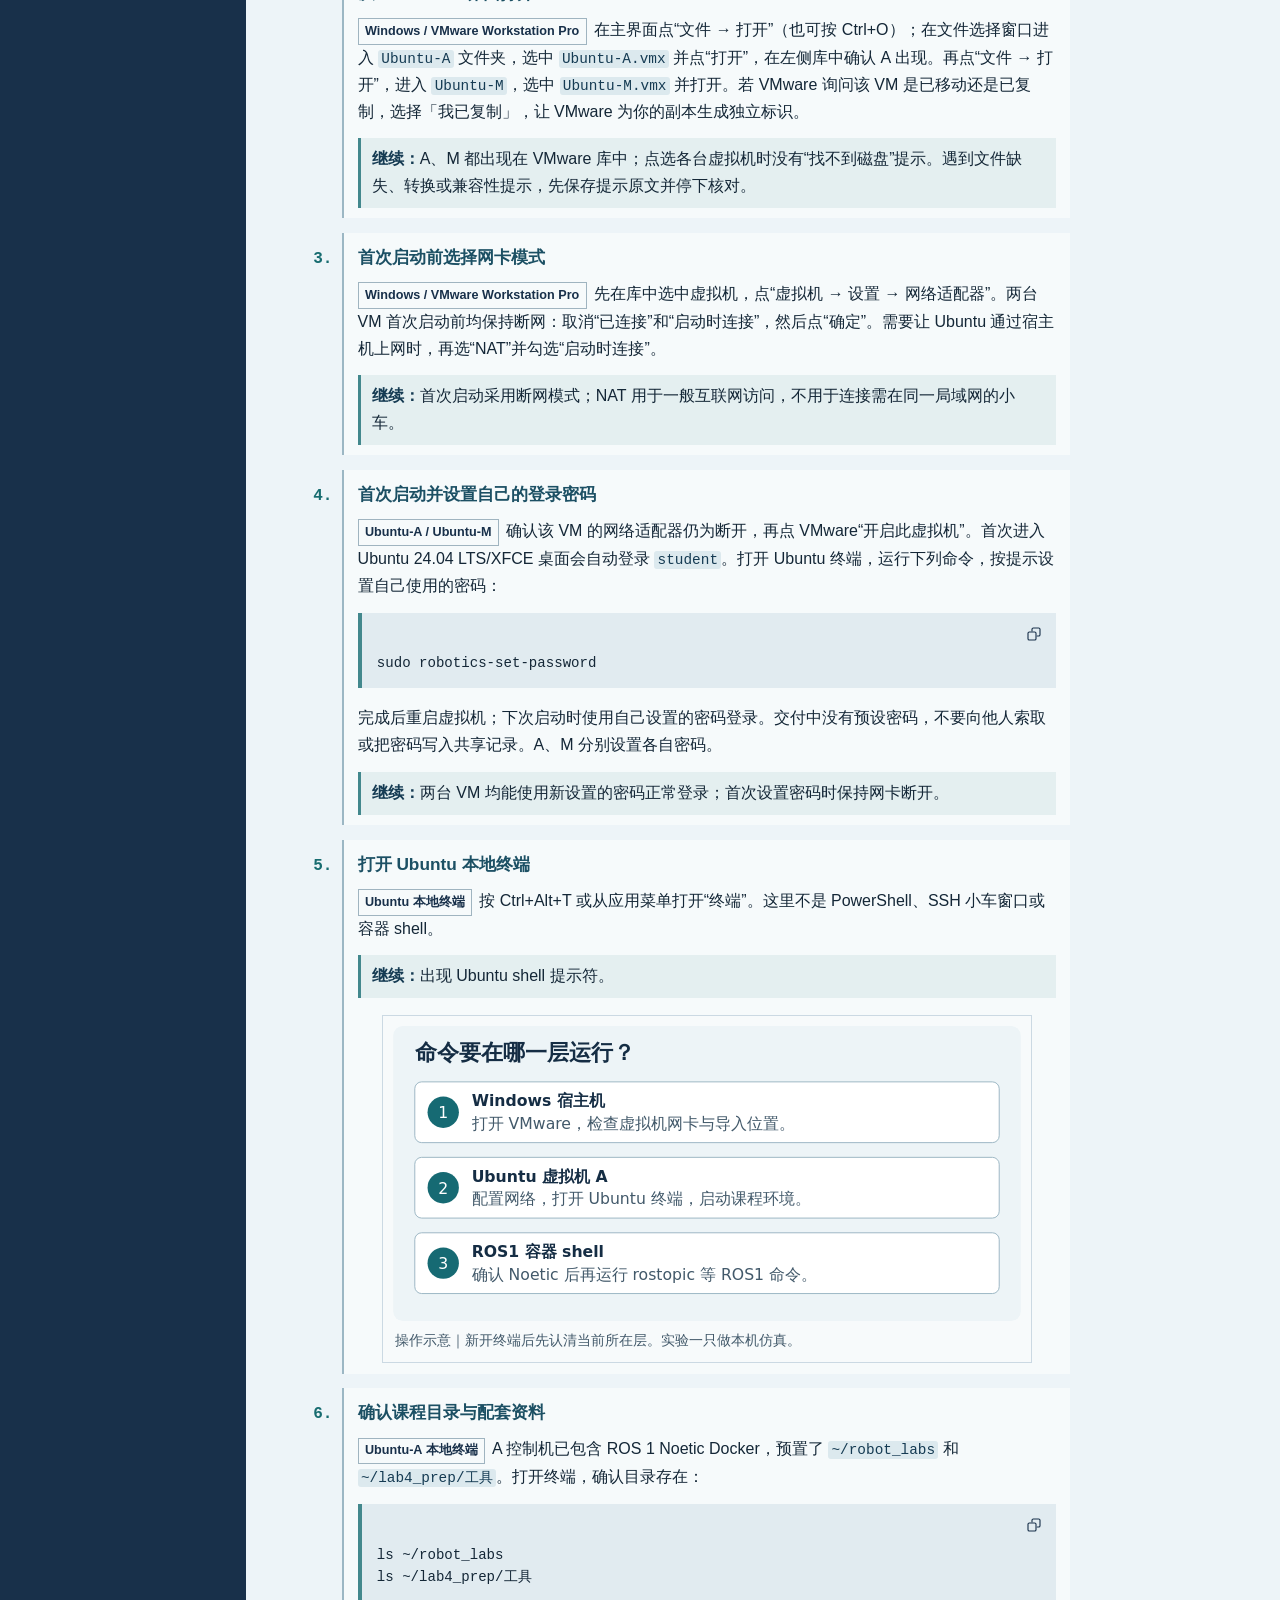
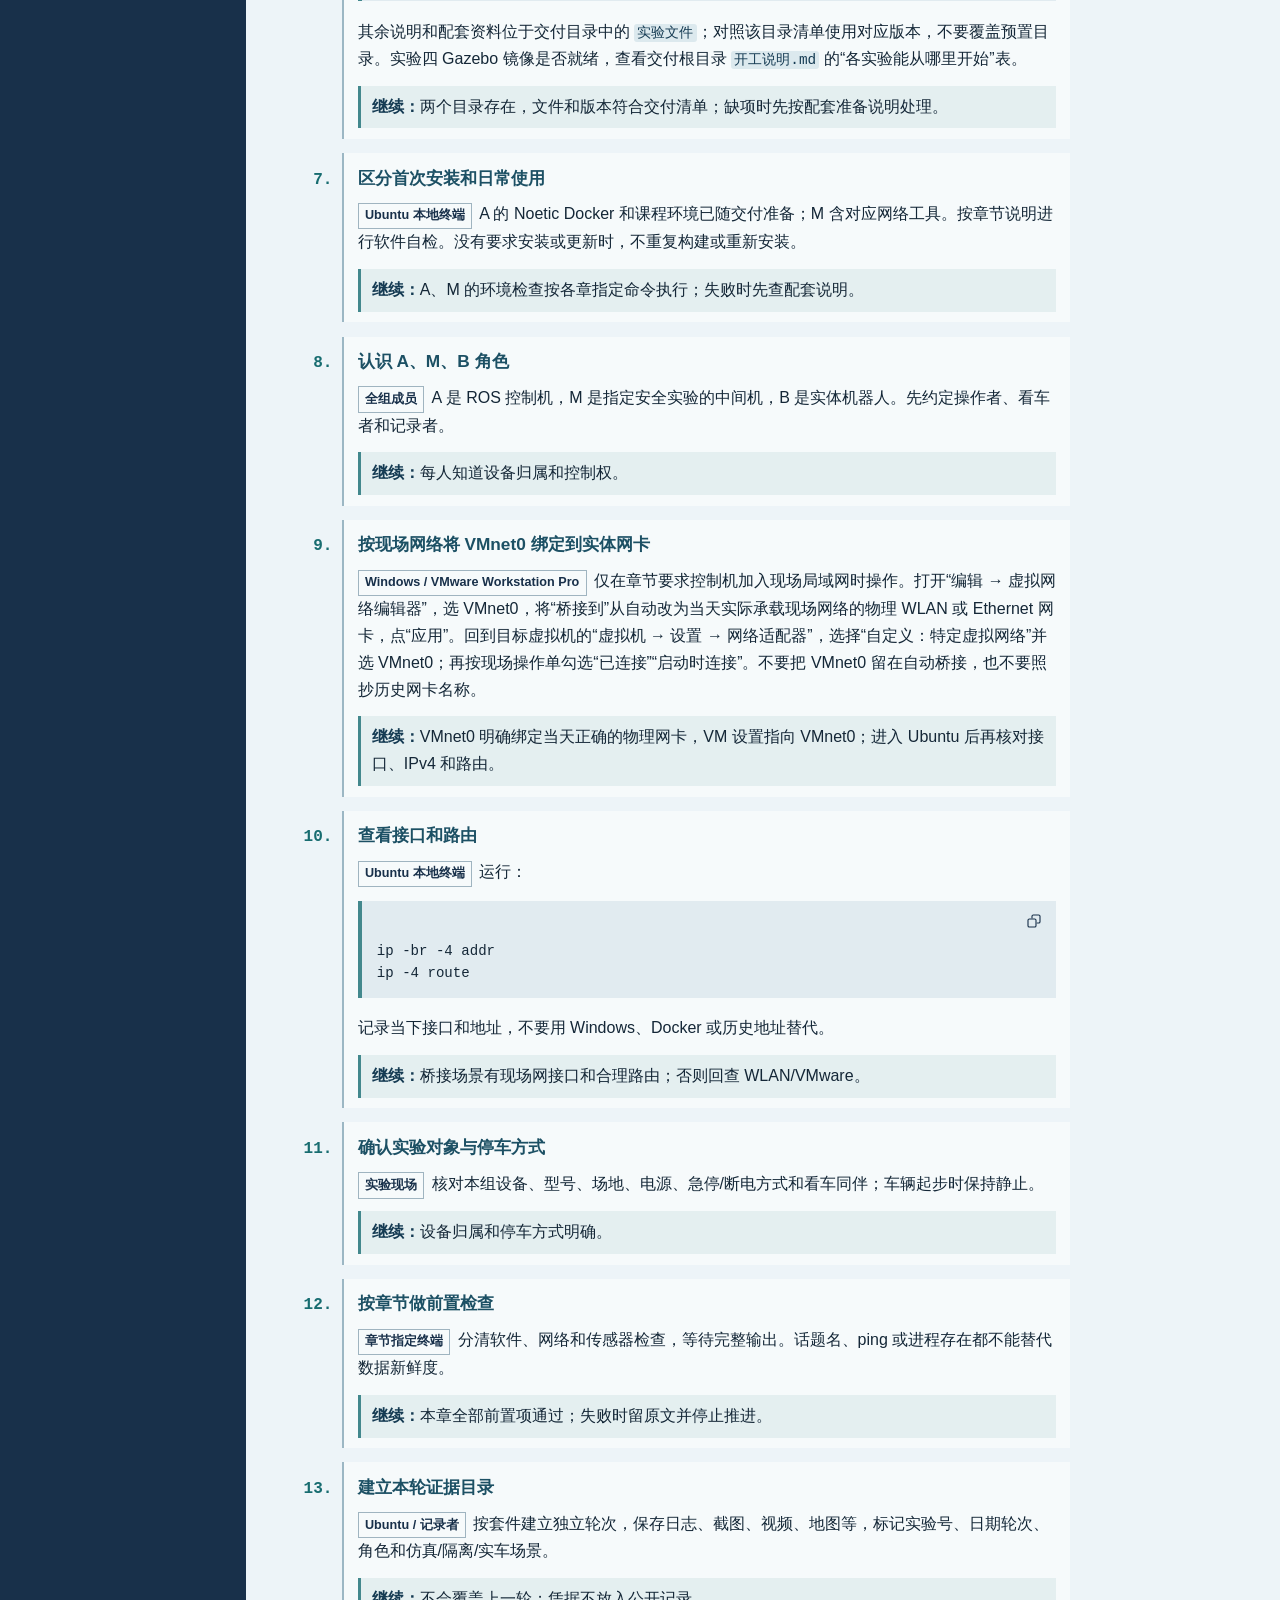
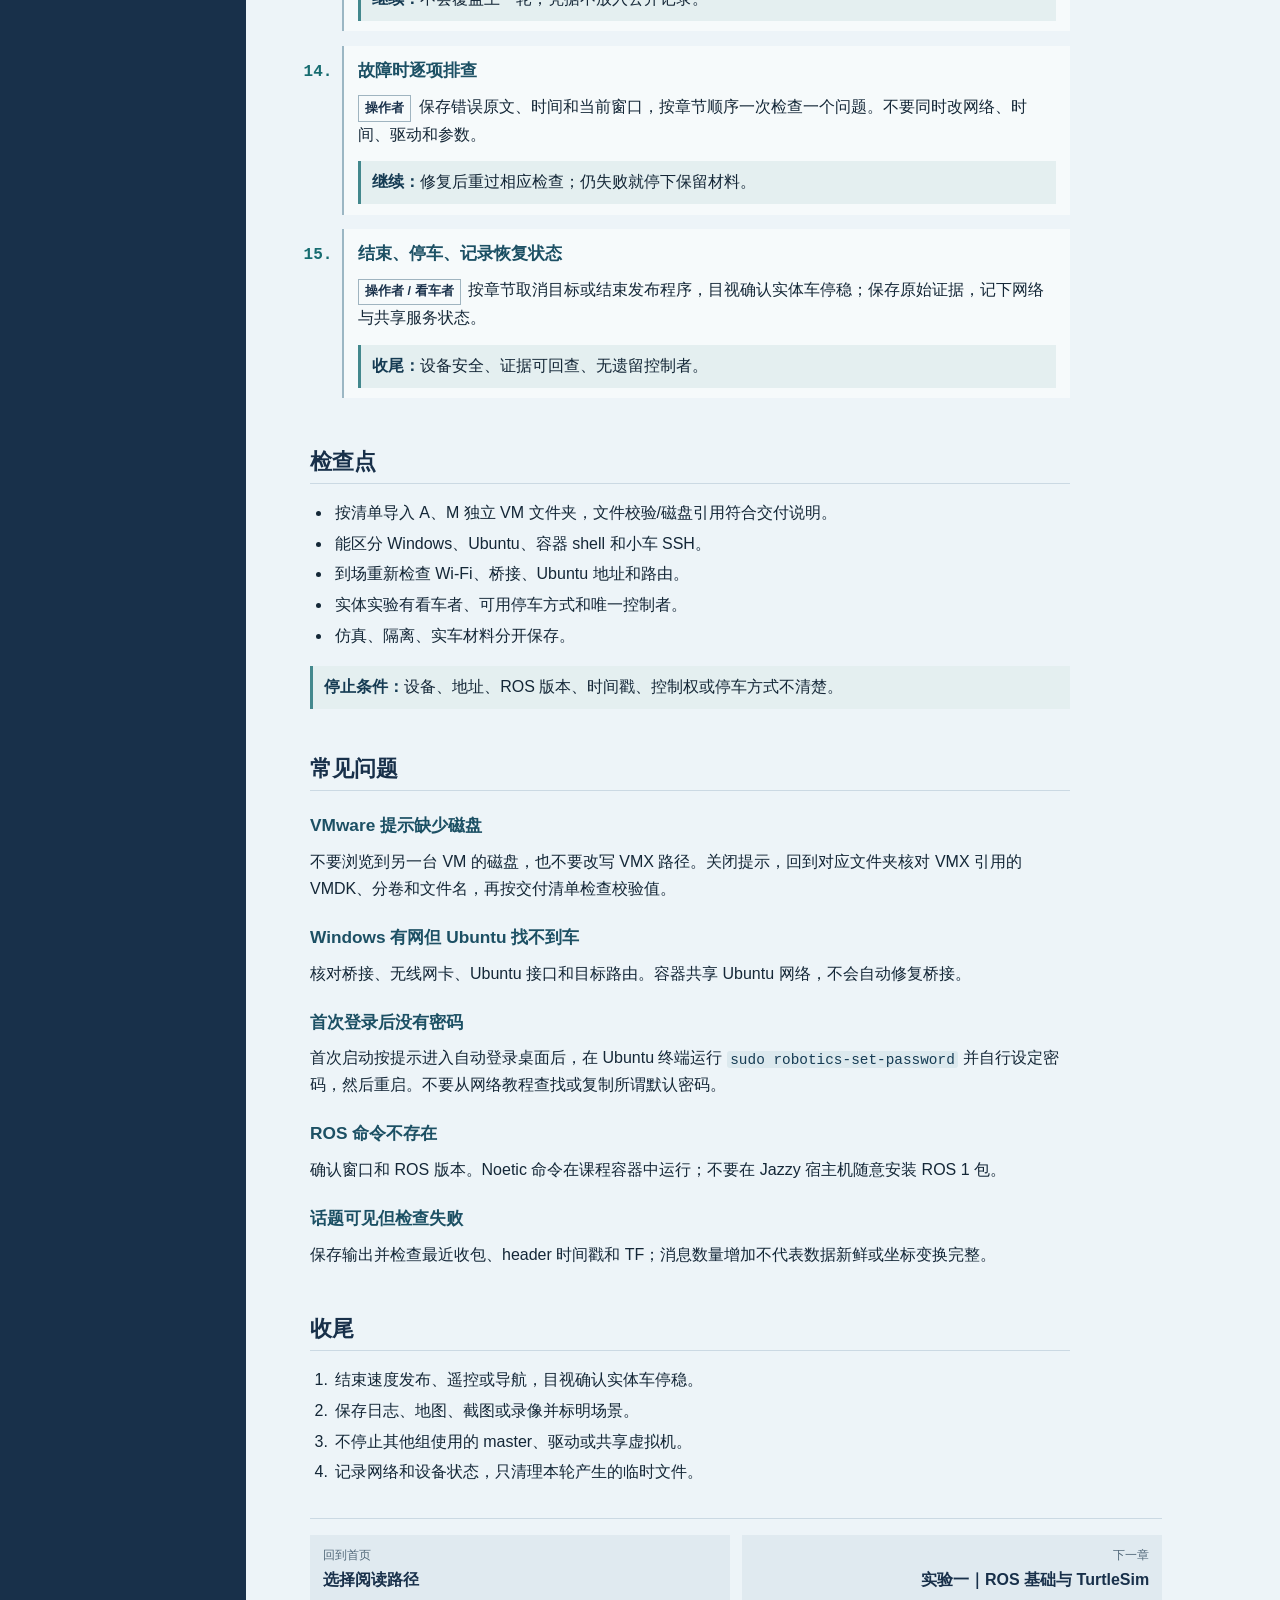
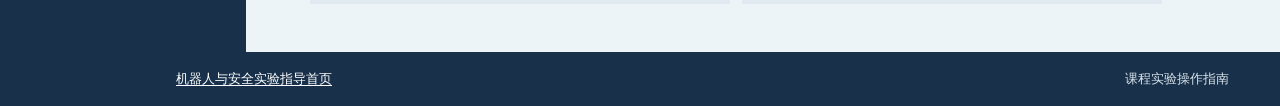
<file: docs/lab-00.html>
<!doctype html>
<html lang="zh-CN"><head><meta charset="utf-8"><meta name="viewport" content="width=device-width, initial-scale=1"><meta name="color-scheme" content="light"><title>实验零｜先准备环境 · 机器人与安全实验指导</title><link rel="stylesheet" href="assets/site.css"><script src="assets/site.js" defer></script></head>
<body class="chapter-page"><a class="skip-link" href="#main-content">跳到正文</a>
<header class="site-header"><a class="brand" href="index.html"><span class="brand-mark" aria-hidden="true">R</span><span>机器人与安全<span class="brand-sub">实验指导 · 网页版</span></span></a><div class="header-meta"><span>实验 00 / 11</span><a href="index.html">回到首页</a></div></header>
<div class="chapter-layout"><aside class="chapter-aside"><details class="mobile-toc"><summary>打开实验目录</summary><nav aria-label="实验目录"><ol class="chapter-list"><li><a href="lab-00.html" aria-current="page">00 <span>先准备环境</span></a></li>
<li><a href="lab-01.html">01 <span>ROS 基础与 TurtleSim</span></a></li>
<li><a href="lab-02.html">02 <span>连接与遥控</span></a></li>
<li><a href="lab-03.html">03 <span>SLAM 与导航</span></a></li>
<li><a href="lab-04.html">04 <span>循线跟踪（选做）</span></a></li>
<li><a href="lab-05.html">05 <span>ARP 实验</span></a></li>
<li><a href="lab-06.html">06 <span>中间人实验</span></a></li>
<li><a href="lab-07.html">07 <span>有限 SYN 探测</span></a></li>
<li><a href="lab-08.html">08 <span>RSA 通信（选做）</span></a></li>
<li><a href="lab-09.html">09 <span>视觉识别</span></a></li>
<li><a href="lab-10.html">10 <span>SSH 口令安全（隔离）</span></a></li>
<li><a href="lab-11.html">11 <span>多机编队（选做）</span></a></li></ol></nav></details><nav class="desktop-toc" aria-label="实验目录"><p class="aside-title">实验目录</p><ol class="chapter-list"><li><a href="lab-00.html" aria-current="page">00 <span>先准备环境</span></a></li>
<li><a href="lab-01.html">01 <span>ROS 基础与 TurtleSim</span></a></li>
<li><a href="lab-02.html">02 <span>连接与遥控</span></a></li>
<li><a href="lab-03.html">03 <span>SLAM 与导航</span></a></li>
<li><a href="lab-04.html">04 <span>循线跟踪（选做）</span></a></li>
<li><a href="lab-05.html">05 <span>ARP 实验</span></a></li>
<li><a href="lab-06.html">06 <span>中间人实验</span></a></li>
<li><a href="lab-07.html">07 <span>有限 SYN 探测</span></a></li>
<li><a href="lab-08.html">08 <span>RSA 通信（选做）</span></a></li>
<li><a href="lab-09.html">09 <span>视觉识别</span></a></li>
<li><a href="lab-10.html">10 <span>SSH 口令安全（隔离）</span></a></li>
<li><a href="lab-11.html">11 <span>多机编队（选做）</span></a></li></ol></nav><nav class="page-toc" aria-label="本页内容"><p class="aside-title">本页内容</p><ol><li><a href="#goal">目标：先弄清你手里有什么</a></li>
<li><a href="#prepare">准备：选一条环境路线</a></li>
<li><a href="#steps">操作步骤：从个人电脑到实验台</a></li>
<li><a href="#check">检查点：确认路线、网络和实验条件</a></li>
<li><a href="#troubleshoot">常见问题：先定位在哪一层</a></li>
<li><a href="#finish">收尾与留证：先停稳，再还原</a></li></ol></nav></aside>
<main class="chapter-main" id="main-content"><div class="chapter-heading"><div><p class="eyebrow">实验 00 · VMware、Ubuntu、ROS1 容器、网络与安全收尾</p><h1>实验零｜先准备环境</h1></div><a class="print-link" href="#" data-print>打印本章</a></div><article class="prose"><section id="goal"><h2>目标：先认清环境与边界</h2><p>本网站与同一交付目录中的完整 Ubuntu 虚拟机和“实验文件”配套使用。虚拟机文件夹名为 <code>Ubuntu-A</code> 与 <code>Ubuntu-M</code>，课程资料在旁边的 <code>实验文件</code> 文件夹。A 是控制机（Ubuntu 24.04 LTS、XFCE、Noetic Docker），M 是中间机（Ubuntu 24.04 LTS、XFCE 和网络工具）。每台 VM 都是独立虚拟机目录，需保留配置和全部虚拟磁盘。</p><p class="callout"><strong>继续条件：</strong><code>Ubuntu-A</code>、<code>Ubuntu-M</code> 和 <code>实验文件</code> 均已完整解压，VMX 能找到所引用的虚拟磁盘；课程材料路径已按清单核对。缺件或校验不符时先停下核对来源。</p></section>
<section id="prepare"><h2>准备：选择实际可用的路线</h2><p><strong>路线 A：使用交付的完整虚拟机。</strong>A 控制机位于 <code>Ubuntu-A</code>（VMX：<code>Ubuntu-A.vmx</code>），M 中间机位于 <code>Ubuntu-M</code>（VMX：<code>Ubuntu-M.vmx</code>）；课程资料在同级 <code>实验文件</code> 文件夹。A 使用 Ubuntu 24.04 LTS/XFCE 与 ROS 1 Noetic Docker；M 使用 Ubuntu 24.04 LTS/XFCE 与网络工具。每台 VMX 引用的全部 VMDK、分卷磁盘和配置文件都要保留在原文件夹结构中。</p><p><strong>路线 B：先阅读。</strong>尚未解压或导入虚拟机时，可以先阅读流程；文件齐备后再运行命令。</p><div class="callout callout-muted"><strong>环境层次：</strong>Windows 是宿主；Ubuntu 是虚拟机桌面；Docker 容器提供 ROS；小车是独立设备。容器不等于虚拟机，小车 Wi-Fi 不保证能上互联网。</div><h3>获取并安装 VMware Workstation Pro</h3><p>如果电脑尚未安装 Workstation Pro，使用 <a href="https://support.broadcom.com">Broadcom Support Portal</a> 登录，在 My Downloads / Free Software Downloads 中选择适用于 Windows 的 VMware Workstation Pro，并按页面要求确认条款后下载。Broadcom 官方说明：个人使用安装时选择 Personal Use，不需要从第三方获取许可证密钥；版本和界面以下载页及安装向导当前显示为准。参考：<a href="https://knowledge.broadcom.com/external/article/344595">下载说明</a>、<a href="https://knowledge.broadcom.com/external/article/387947">Windows 安装说明</a>、<a href="https://knowledge.broadcom.com/external/article/368667">许可说明</a>。下载的安装程序按官方安装向导完成安装，随后从开始菜单打开 VMware Workstation Pro。</p><p>秘钥大家自己上网解决</p><p>以下导入步骤从已安装并打开 VMware Workstation Pro 开始。示例针对交付清单中的独立 VMX 文件夹；若实际交付格式不同，按清单处理，不自行猜转换方式。</p></section>
<section id="steps"><h2>操作步骤：从个人电脑到实验台</h2><p class="callout"><strong>导入前先检查：</strong>在 Windows 文件资源管理器中完整解压交付包到有足够空间、路径稳定的位置。打开共享交付目录，应能看到 <code>Ubuntu-A</code>、<code>Ubuntu-M</code> 和同级 <code>实验文件</code>。A 文件夹内为 <code>Ubuntu-A.vmx</code>，M 文件夹内为 <code>Ubuntu-M.vmx</code>；各自引用的全部 <code>.vmdk</code> 磁盘及分卷文件都要在位。保留目录结构，不移动或重命名 VMX/VMDK，并按交付清单核对完整性。缺件或校验不符时不要导入。</p><ol class="walkthrough">
<li><h3>打开 VMware Workstation Pro</h3><p><span class="role-tag">Windows / VMware Workstation Pro</span>从 Windows“开始”菜单搜索并打开 VMware Workstation Pro，等待主界面和左侧虚拟机库出现。若尚未安装，先按上方官方渠道说明完成安装。</p><p class="checkpoint"><strong>继续：</strong>看到 Workstation 主界面；VMware 还未开启任何虚拟机。</p></li>
<li><h3>从 VMware 主界面打开 VMX</h3><p><span class="role-tag">Windows / VMware Workstation Pro</span>在主界面点“文件 → 打开”（也可按 Ctrl+O）；在文件选择窗口进入 <code>Ubuntu-A</code> 文件夹，选中 <code>Ubuntu-A.vmx</code> 并点“打开”，在左侧库中确认 A 出现。再点“文件 → 打开”，进入 <code>Ubuntu-M</code>，选中 <code>Ubuntu-M.vmx</code> 并打开。若 VMware 询问该 VM 是已移动还是已复制，选择「我已复制」，让 VMware 为你的副本生成独立标识。</p><p class="checkpoint"><strong>继续：</strong>A、M 都出现在 VMware 库中；点选各台虚拟机时没有“找不到磁盘”提示。遇到文件缺失、转换或兼容性提示，先保存提示原文并停下核对。</p></li><li><h3>首次启动前选择网卡模式</h3><p><span class="role-tag">Windows / VMware Workstation Pro</span>先在库中选中虚拟机，点“虚拟机 → 设置 → 网络适配器”。两台 VM 首次启动前均保持断网：取消“已连接”和“启动时连接”，然后点“确定”。需要让 Ubuntu 通过宿主机上网时，再选“NAT”并勾选“启动时连接”。</p><p class="checkpoint"><strong>继续：</strong>首次启动采用断网模式；NAT 用于一般互联网访问，不用于连接需在同一局域网的小车。</p></li>
<li><h3>首次启动并设置自己的登录密码</h3><p><span class="role-tag">Ubuntu-A / Ubuntu-M</span>确认该 VM 的网络适配器仍为断开，再点 VMware“开启此虚拟机”。首次进入 Ubuntu 24.04 LTS/XFCE 桌面会自动登录 <code>student</code>。打开 Ubuntu 终端，运行下列命令，按提示设置自己使用的密码：</p><pre><code>sudo robotics-set-password</code></pre><p>完成后重启虚拟机；下次启动时使用自己设置的密码登录。交付中没有预设密码，不要向他人索取或把密码写入共享记录。A、M 分别设置各自密码。</p><p class="checkpoint"><strong>继续：</strong>两台 VM 均能使用新设置的密码正常登录；首次设置密码时保持网卡断开。</p></li>
<li><h3>打开 Ubuntu 本地终端</h3><p><span class="role-tag">Ubuntu 本地终端</span>按 Ctrl+Alt+T 或从应用菜单打开“终端”。这里不是 PowerShell、SSH 小车窗口或容器 shell。</p><p class="checkpoint"><strong>继续：</strong>出现 Ubuntu shell 提示符。</p><figure class="lesson-figure"><img src="assets/guide/environment.svg" alt="命令要在哪一层运行？。Windows 宿主机，打开 VMware，检查虚拟机网卡与导入位置。；Ubuntu 虚拟机 A，配置网络，打开 Ubuntu 终端，启动课程环境。；ROS1 容器 shell，确认 Noetic 后再运行 rostopic 等 ROS1 命令。" loading="lazy"><figcaption>操作示意｜新开终端后先认清当前所在层。实验一只做本机仿真。</figcaption></figure></li>
<li><h3>确认课程目录与配套资料</h3><p><span class="role-tag">Ubuntu-A 本地终端</span>A 控制机已包含 ROS 1 Noetic Docker，预置了 <code>~/robot_labs</code> 和 <code>~/lab4_prep/工具</code>。打开终端，确认目录存在：</p><pre><code>ls ~/robot_labs
ls ~/lab4_prep/工具</code></pre><p>其余说明和配套资料位于交付目录中的 <code>实验文件</code>；对照该目录清单使用对应版本，不要覆盖预置目录。实验四 Gazebo 镜像是否就绪，查看交付根目录 <code>开工说明.md</code> 的“各实验能从哪里开始”表。</p><p class="checkpoint"><strong>继续：</strong>两个目录存在，文件和版本符合交付清单；缺项时先按配套准备说明处理。</p></li>
<li><h3>区分首次安装和日常使用</h3><p><span class="role-tag">Ubuntu 本地终端</span>A 的 Noetic Docker 和课程环境已随交付准备；M 含对应网络工具。按章节说明进行软件自检。没有要求安装或更新时，不重复构建或重新安装。</p><p class="checkpoint"><strong>继续：</strong>A、M 的环境检查按各章指定命令执行；失败时先查配套说明。</p></li>
<li><h3>认识 A、M、B 角色</h3><p><span class="role-tag">全组成员</span>A 是 ROS 控制机，M 是指定安全实验的中间机，B 是实体机器人。先约定操作者、看车者和记录者。</p><p class="checkpoint"><strong>继续：</strong>每人知道设备归属和控制权。</p></li>

<li><h3>按现场网络将 VMnet0 绑定到实体网卡</h3><p><span class="role-tag">Windows / VMware Workstation Pro</span>仅在章节要求控制机加入现场局域网时操作。打开“编辑 → 虚拟网络编辑器”，选 VMnet0，将“桥接到”从自动改为当天实际承载现场网络的物理 WLAN 或 Ethernet 网卡，点“应用”。回到目标虚拟机的“虚拟机 → 设置 → 网络适配器”，选择“自定义：特定虚拟网络”并选 VMnet0；再按现场操作单勾选“已连接”“启动时连接”。不要把 VMnet0 留在自动桥接，也不要照抄历史网卡名称。</p><p class="checkpoint"><strong>继续：</strong>VMnet0 明确绑定当天正确的物理网卡，VM 设置指向 VMnet0；进入 Ubuntu 后再核对接口、IPv4 和路由。</p></li>
<li><h3>查看接口和路由</h3><p><span class="role-tag">Ubuntu 本地终端</span>运行：</p><pre><code>ip -br -4 addr
ip -4 route</code></pre><p>记录当下接口和地址，不要用 Windows、Docker 或历史地址替代。</p><p class="checkpoint"><strong>继续：</strong>桥接场景有现场网接口和合理路由；否则回查 WLAN/VMware。</p></li>
<li><h3>确认实验对象与停车方式</h3><p><span class="role-tag">实验现场</span>核对本组设备、型号、场地、电源、急停/断电方式和看车同伴；车辆起步时保持静止。</p><p class="checkpoint"><strong>继续：</strong>设备归属和停车方式明确。</p></li>
<li><h3>按章节做前置检查</h3><p><span class="role-tag">章节指定终端</span>分清软件、网络和传感器检查，等待完整输出。话题名、ping 或进程存在都不能替代数据新鲜度。</p><p class="checkpoint"><strong>继续：</strong>本章全部前置项通过；失败时留原文并停止推进。</p></li>
<li><h3>建立本轮证据目录</h3><p><span class="role-tag">Ubuntu / 记录者</span>按套件建立独立轮次，保存日志、截图、视频、地图等，标记实验号、日期轮次、角色和仿真/隔离/实车场景。</p><p class="checkpoint"><strong>继续：</strong>不会覆盖上一轮；凭据不放入公开记录。</p></li>
<li><h3>故障时逐项排查</h3><p><span class="role-tag">操作者</span>保存错误原文、时间和当前窗口，按章节顺序一次检查一个问题。不要同时改网络、时间、驱动和参数。</p><p class="checkpoint"><strong>继续：</strong>修复后重过相应检查；仍失败就停下保留材料。</p></li>
<li><h3>结束、停车、记录恢复状态</h3><p><span class="role-tag">操作者 / 看车者</span>按章节取消目标或结束发布程序，目视确认实体车停稳；保存原始证据，记下网络与共享服务状态。</p><p class="checkpoint"><strong>收尾：</strong>设备安全、证据可回查、无遗留控制者。</p></li>
</ol></section>
<section id="check"><h2>检查点</h2><ul><li>按清单导入 A、M 独立 VM 文件夹，文件校验/磁盘引用符合交付说明。</li><li>能区分 Windows、Ubuntu、容器 shell 和小车 SSH。</li><li>到场重新检查 Wi-Fi、桥接、Ubuntu 地址和路由。</li><li>实体实验有看车者、可用停车方式和唯一控制者。</li><li>仿真、隔离、实车材料分开保存。</li></ul><p class="checkpoint"><strong>停止条件：</strong>设备、地址、ROS 版本、时间戳、控制权或停车方式不清楚。</p></section>
<section id="troubleshoot"><h2>常见问题</h2><h3>VMware 提示缺少磁盘</h3><p>不要浏览到另一台 VM 的磁盘，也不要改写 VMX 路径。关闭提示，回到对应文件夹核对 VMX 引用的 VMDK、分卷和文件名，再按交付清单检查校验值。</p><h3>Windows 有网但 Ubuntu 找不到车</h3><p>核对桥接、无线网卡、Ubuntu 接口和目标路由。容器共享 Ubuntu 网络，不会自动修复桥接。</p><h3>首次登录后没有密码</h3><p>首次启动按提示进入自动登录桌面后，在 Ubuntu 终端运行 <code>sudo robotics-set-password</code> 并自行设定密码，然后重启。不要从网络教程查找或复制所谓默认密码。</p><h3>ROS 命令不存在</h3><p>确认窗口和 ROS 版本。Noetic 命令在课程容器中运行；不要在 Jazzy 宿主机随意安装 ROS 1 包。</p><h3>话题可见但检查失败</h3><p>保存输出并检查最近收包、header 时间戳和 TF；消息数量增加不代表数据新鲜或坐标变换完整。</p></section>
<section id="finish"><h2>收尾</h2><ol><li>结束速度发布、遥控或导航，目视确认实体车停稳。</li><li>保存日志、地图、截图或录像并标明场景。</li><li>不停止其他组使用的 master、驱动或共享虚拟机。</li><li>记录网络和设备状态，只清理本轮产生的临时文件。</li></ol></section>
</article>
<nav class="chapter-pagination" aria-label="章节切换"><a href="index.html"><span>回到首页</span>选择阅读路径</a><a href="lab-01.html"><span>下一章</span>实验一｜ROS 基础与 TurtleSim</a></nav></main></div>
<footer class="site-footer"><a href="index.html">机器人与安全实验指导首页</a><span>课程实验操作指南</span></footer></body></html>
</file>
<file: assets/site.css>
:root {
  color-scheme: light;
  --navy: #18304A;
  --navy-deep: #102438;
  --paper: #EDF4F8;
  --white: #FFFFFF;
  --ink: #142737;
  --muted: #52697A;
  --line: #CBD9E3;
  --orange: #A64A24;
  --orange-pale: #FFF1E9;
  --teal: #176C70;
  --teal-pale: #E6F4F2;
  --focus: #F0A34A;
  --sans: "Microsoft YaHei UI", "Noto Sans CJK SC", "PingFang SC", "Segoe UI", sans-serif;
  --mono: Consolas, "Cascadia Code", "SFMono-Regular", monospace;
  font-family: var(--sans);
  color: var(--ink);
  background: var(--paper);
}
* { box-sizing: border-box; }
html { scroll-behavior: smooth; }
body { margin: 0; min-width: 320px; background: var(--paper); color: var(--ink); font-size: 16px; line-height: 1.68; }
a { color: #174F70; text-underline-offset: .18em; }
a:hover { color: var(--orange); }
a:focus-visible, button:focus-visible, input:focus-visible, summary:focus-visible { outline: 3px solid var(--focus); outline-offset: 3px; }
.skip-link { position: absolute; left: 1rem; top: -5rem; z-index: 20; padding: .65rem 1rem; background: var(--white); color: var(--navy); }
.skip-link:focus { top: .6rem; }
.site-header { min-height: 72px; padding: .65rem clamp(1rem, 4vw, 3.25rem); display: flex; align-items: center; justify-content: space-between; gap: 1rem; color: var(--white); background: var(--navy); border-bottom: 4px solid #2C7880; }
.brand { display: inline-flex; align-items: center; gap: .75rem; color: var(--white); text-decoration: none; font-weight: 700; line-height: 1.2; }
.brand:hover { color: var(--white); }
.brand-mark { display: grid; place-items: center; width: 37px; height: 37px; border: 1px solid #8BB7C2; color: #BDE5E3; font-size: 1.1rem; font-weight: 700; }
.brand-sub { display: block; margin-top: .22rem; color: #C5D5E0; font-size: .72rem; font-weight: 400; }
.header-meta { display: flex; align-items: center; gap: 1.25rem; font-size: .88rem; color: #D1DEE7; }
.header-meta a { color: white; }
.home-main { width: min(1160px, calc(100% - 2.5rem)); margin: 0 auto; }
.welcome { position: relative; display: grid; grid-template-columns: minmax(0, 1.12fr) minmax(320px, .88fr); align-items: center; gap: clamp(1.5rem, 5vw, 4rem); min-height: 380px; padding: 3.5rem 0 3rem; border-bottom: 1px solid var(--line); }
.eyebrow { margin: 0 0 .8rem; color: var(--teal); font-size: .82rem; font-weight: 700; }
.welcome h1 { max-width: 670px; margin: 0; color: var(--navy-deep); font-size: clamp(2rem, 4.6vw, 3.8rem); line-height: 1.22; letter-spacing: -.035em; }
.welcome h1 span { display: inline-block; }
.welcome-note { max-width: 700px; margin: 1.3rem 0 0; padding: .7rem 0 .7rem 1rem; border-left: 4px solid var(--orange); color: #263E4F; font-size: 1.03rem; line-height: 1.65; }
.welcome-guide { max-width: 36em; margin: 1rem 0 0; color: var(--muted); }
.welcome-actions { display: flex; flex-wrap: wrap; align-items: center; gap: .8rem; margin-top: 1.15rem; }
.button { display: inline-flex; align-items: center; min-height: 46px; padding: .62rem 1rem; text-decoration: none; font-weight: 700; }
.button-primary { color: var(--white); background: var(--navy); border: 1px solid var(--navy); }
.button-primary:hover { color: white; background: var(--navy-deep); }
.button-secondary { color: var(--navy); border: 1px solid #9DB1BF; background: var(--white); }
.button-secondary:hover { color: var(--navy-deep); background: #DCE9EE; }
.text-link { font-weight: 700; }
.bench-figure { min-width: 0; padding: .8rem 0; }
.bench-figure svg { display: block; width: 100%; height: auto; max-height: 300px; overflow: visible; }
.bench-figure text { fill: var(--navy); font: 600 15px var(--sans); }
.bench-figure .small-label { fill: var(--muted); font: 400 12px var(--sans); }
.wire { fill: none; stroke: var(--teal); stroke-width: 4; }
.wire-dash { stroke: #94AFBE; stroke-width: 2; stroke-dasharray: 6 7; }
.port { fill: var(--orange); }
.device, .robot { fill: #D7E5ED; stroke: var(--navy); stroke-width: 2; }
.device-m { fill: #E3F1F1; }
.screen { fill: var(--navy); }
.screen-line { fill: none; stroke: #7FD1C7; stroke-width: 3; stroke-linecap: round; stroke-linejoin: round; }
.device-foot { fill: none; stroke: var(--navy); stroke-width: 3; }
.knob { fill: white; stroke: var(--teal); stroke-width: 2; }
.knob-line { fill: none; stroke: var(--teal); stroke-width: 3; stroke-linecap: round; }
.wheel { fill: var(--navy); stroke: white; stroke-width: 2; }
.sensor { fill: var(--orange); stroke: white; stroke-width: 3; }
.simline { stroke: #9BB1BE; stroke-width: 2; }
.start-grid { display: grid; grid-template-columns: repeat(3, 1fr); margin: 1.7rem 0 3.4rem; border-top: 1px solid var(--line); border-bottom: 1px solid var(--line); }
.start-route { position: relative; display: grid; grid-template-columns: 45px 1fr; column-gap: .8rem; row-gap: .6rem; align-content: start; padding: 1.2rem 1.2rem 1.15rem 0; }
.start-route + .start-route { padding-left: 1.25rem; border-left: 1px solid var(--line); }
.start-route-primary { background: transparent; }
.route-number { display: grid; place-items: center; width: 38px; height: 38px; color: var(--white); background: var(--teal); font-size: .95rem; font-weight: 700; }
.route-number-light { color: var(--navy); background: #D9E8EF; }
.start-route h2 { margin: 0; color: var(--navy); font-size: 1.05rem; }
.start-route p { margin: .3rem 0 0; color: var(--muted); font-size: .9rem; line-height: 1.55; }
.start-route a { grid-column: 2; justify-self: start; margin-top: .15rem; font-size: .88rem; font-weight: 700; }
.course-index { scroll-margin-top: 1rem; padding-bottom: 3rem; }
.section-heading { display: flex; align-items: end; justify-content: space-between; gap: 1.5rem; margin-bottom: 1rem; }
.section-heading .eyebrow { margin-bottom: .2rem; }
.section-heading h2 { margin: 0; color: var(--navy-deep); font-size: clamp(1.55rem, 3vw, 2rem); }
.search-box { display: grid; gap: .35rem; min-width: min(350px, 100%); color: var(--muted); font-size: .81rem; font-weight: 600; }
.search-box input { width: 100%; min-height: 43px; padding: .55rem .75rem; border: 1px solid #9DB1BF; border-radius: 0; background: white; color: var(--ink); font: inherit; font-weight: 400; }
.search-help { margin: 0 0 .7rem; color: var(--muted); font-size: .8rem; }
.experiment-list { margin: 0; padding: 0; list-style: none; border-top: 1px solid var(--line); }
.experiment-list li { border-bottom: 1px solid var(--line); }
.experiment-list a { display: grid; grid-template-columns: 42px 1fr auto; align-items: center; gap: .85rem; min-height: 65px; padding: .72rem .5rem; color: var(--ink); text-decoration: none; }
.experiment-list a:hover { background: #E1EBF0; color: var(--ink); }
.list-index { color: var(--teal); font-family: var(--mono); font-size: .88rem; font-weight: 700; }
.experiment-list strong { display: block; color: var(--navy); font-size: .98rem; }
.experiment-list small { display: block; margin-top: .15rem; color: var(--muted); font-size: .81rem; }
.list-kind { padding: .18rem .45rem; border: 1px solid var(--line); color: var(--muted); font-size: .74rem; white-space: nowrap; }
.empty-search { padding: .9rem 1rem; border-left: 4px solid var(--orange); background: var(--orange-pale); }
.home-footer { display: grid; grid-template-columns: 1fr 1fr; gap: 1.5rem; padding: 1.3rem 0 2.2rem; border-top: 1px solid var(--line); color: var(--muted); font-size: .84rem; }
.home-footer p { margin: 0; max-width: 540px; }
.site-footer { display: flex; justify-content: space-between; gap: 1rem; padding: 1rem clamp(1rem, 4vw, 3.25rem); color: #D7E3EA; background: var(--navy); font-size: .8rem; }
.site-footer a { color: white; }

/* Chapter frame: left rail for course identity, main column for procedural reading. */
.chapter-layout { display: grid; grid-template-columns: 246px minmax(0, 1fr); max-width: 1420px; min-height: calc(100vh - 130px); margin: 0 auto; }
.chapter-aside { padding: 1.45rem 1rem 2rem 1.5rem; color: #E4EDF2; background: var(--navy); }
.aside-title { margin: .3rem 0 .6rem; color: #BFD3DD; font-size: .78rem; font-weight: 700; }
.chapter-list, .page-toc ol { margin: 0; padding: 0; list-style: none; }
.chapter-list li { margin: 0; }
.chapter-list a { display: flex; gap: .52rem; padding: .38rem .42rem; color: #DCE7ED; text-decoration: none; font-size: .84rem; line-height: 1.45; }
.chapter-list a:hover { background: #294760; color: white; }
.chapter-list a[aria-current="page"] { color: white; background: #285665; border-left: 3px solid #83D1C8; font-weight: 700; }
.page-toc { margin-top: 1.3rem; padding-top: 1rem; border-top: 1px solid #466075; }
.page-toc a { display: block; padding: .24rem .35rem; color: #C3D5DF; font-size: .8rem; text-decoration: none; }
.page-toc a:hover { color: white; text-decoration: underline; }
.mobile-toc { display: none; }
.chapter-main { min-width: 0; width: min(100%, 980px); padding: clamp(1.4rem, 4vw, 3rem) clamp(1.2rem, 5vw, 4.5rem) 3rem; }
.chapter-heading { display: flex; justify-content: space-between; align-items: end; gap: 1rem; padding-bottom: 1.25rem; border-bottom: 2px solid var(--navy); }
.chapter-heading .eyebrow { margin-bottom: .25rem; }
.chapter-heading h1 { margin: 0; color: var(--navy-deep); font-size: clamp(1.85rem, 3.4vw, 2.65rem); line-height: 1.25; }
.print-link { flex: none; margin-bottom: .35rem; font-size: .83rem; }
.prose { max-width: 760px; padding-top: .75rem; }
.prose section { padding-top: 1rem; scroll-margin-top: 1rem; }
.prose h2 { margin: 1rem 0 .7rem; padding-bottom: .35rem; border-bottom: 1px solid var(--line); color: var(--navy); font-size: 1.4rem; line-height: 1.4; }
.prose h3 { margin: 1.25rem 0 .45rem; color: #1C5064; font-size: 1.08rem; }
.prose p { margin: .55rem 0 .8rem; }
.prose ul, .prose ol { padding-left: 1.4rem; }
.prose li { padding-left: .15rem; margin: .24rem 0; }
.prose strong { color: #153B53; }
.prose code { font-family: var(--mono); font-size: .9em; overflow-wrap: anywhere; }
.prose pre { position: relative; max-width: 100%; margin: .85rem 0 1.1rem; padding: .8rem .95rem; border-left: 4px solid #43888D; background: #E1EBF0; color: #142737; font: .88rem/1.6 var(--mono); tab-size: 2; white-space: pre-wrap; overflow-wrap: anywhere; }
.prose pre.has-copy { padding-top: 2.45rem; }
.copy-command { position: absolute; top: .35rem; right: .45rem; display: inline-flex; align-items: center; justify-content: center; gap: .3rem; min-width: 30px; min-height: 30px; padding: .2rem .32rem; border: 1px solid transparent; border-radius: 5px; background: transparent; color: var(--navy); font: .75rem var(--sans); cursor: pointer; }
.copy-command:hover, .copy-command:focus-visible { border-color: #92A8B6; background: #F7FAFB; }
.copy-command svg { width: 16px; height: 16px; fill: none; stroke: currentColor; stroke-width: 1.7; stroke-linecap: round; stroke-linejoin: round; }
.copy-command span:empty { display: none; }
.prose pre code { color: inherit; font-size: inherit; }
.prose :not(pre) > code { padding: .06em .23em; border-radius: 3px; background: #DCE9EE; color: #153B53; }
.prose mark.replace-value { padding: .03em .12em; border-radius: 2px; background: #FFE3A0; color: #533200; font-weight: 700; }
.prose table { display: block; max-width: 100%; overflow-x: auto; border-collapse: collapse; border-spacing: 0; font-size: .9rem; }
.prose th, .prose td { padding: .48rem .65rem; border: 1px solid var(--line); text-align: left; vertical-align: top; }
.prose th { background: #DDE9EF; color: var(--navy); }
.callout { margin: .9rem 0 1.1rem; padding: .75rem 1rem; border-left: 4px solid var(--orange); background: var(--orange-pale); }
.callout-muted { border-left-color: #718B99; background: #E7EEF2; }
.callout-ok { border-left-color: var(--teal); background: var(--teal-pale); }
.prose ol.steps, .prose ol.walkthrough { padding-inline-start: 2rem; }
.prose ol.steps > li, .prose ol.walkthrough > li { margin: .9rem 0; padding: .65rem .85rem; border-left: 2px solid #9CB7C4; background: rgba(255,255,255,.55); }
.prose ol.steps > li::marker, .prose ol.walkthrough > li::marker { color: var(--teal); font-family: var(--mono); font-weight: 700; }
.walkthrough > li > h3:first-child, .walkthrough > li > p:first-child { margin-top: 0; }
.walkthrough > li > :last-child { margin-bottom: 0; }
.checkpoint { padding: .5rem .7rem; border-inline-start: 3px solid #43888D; background: #E4EFF0; }
.lesson-figure { max-width: 650px; margin: 1.05rem auto 1.3rem; padding: .6rem; border: 1px solid var(--line); background: #F7FAFB; }
.lesson-figure img { display: block; }
.lesson-figure img { max-width: 100%; max-height: 440px; width: auto; height: auto; margin-inline: auto; object-fit: contain; }
.lesson-figure figcaption { padding: .48rem .15rem 0; color: #42596A; font-size: .88rem; }
.figure-grid { display: grid; grid-template-columns: repeat(3, minmax(0, 1fr)); gap: .65rem; margin-block: 1rem; }
.figure-grid .lesson-figure { width: 100%; margin: 0; }
.figure-grid .lesson-figure img { width: 100%; aspect-ratio: 4 / 3; }
.role-tag { display: inline-block; margin-inline-end: .45rem; padding: .1rem .4rem; border: 1px solid #9FB4C0; color: var(--navy); font-size: .79rem; font-weight: 700; }
.chapter-pagination { display: grid; grid-template-columns: 1fr 1fr; gap: .8rem; margin-top: 2rem; padding-top: 1rem; border-top: 1px solid var(--line); }
.chapter-pagination a { display: flex; flex-direction: column; gap: .1rem; padding: .65rem .8rem; background: #E0EAF0; color: var(--navy); text-decoration: none; font-weight: 700; }
.chapter-pagination a:last-child { text-align: right; }
.chapter-pagination span { color: var(--muted); font-size: .74rem; font-weight: 400; }
.chapter-page .site-footer { padding-left: max(1rem, calc((100vw - 1420px)/2 + 246px)); }
@media (max-width: 850px) {
  .welcome { grid-template-columns: 1fr; min-height: 0; gap: 1rem; padding: 2.4rem 0 2rem; }
  .bench-figure { width: min(550px, 100%); justify-self: center; }
  .start-grid { grid-template-columns: 1fr; margin-top: 1rem; }
  .start-route, .start-route + .start-route { padding: .9rem 0; border-left: 0; }
  .start-route + .start-route { border-top: 1px solid var(--line); }
  .chapter-layout { display: block; }
  .chapter-aside { padding: .65rem 1rem; }
  .desktop-toc, .page-toc { display: none; }
  .mobile-toc { display: block; }
  .mobile-toc summary { width: fit-content; padding: .25rem .3rem; color: white; cursor: pointer; font-weight: 700; }
  .mobile-toc nav { padding: .45rem 0 .6rem; }
  .chapter-list { display: grid; grid-template-columns: repeat(2, minmax(0, 1fr)); gap: .1rem .4rem; }
  .chapter-main { width: 100%; padding: 1.4rem clamp(1rem, 4vw, 2rem) 2.5rem; }
  .chapter-page .site-footer { padding-left: 1rem; }
}
@media (max-width: 560px) {
  body { font-size: 15px; }
  .site-header { min-height: 62px; padding: .55rem .85rem; }
  .header-meta { gap: .7rem; font-size: .76rem; }
  .header-meta span { display: none; }
  .home-main { width: calc(100% - 1.5rem); }
  .welcome { padding-top: 1.8rem; }
  .welcome h1 { font-size: 2.05rem; }
  .welcome-note { font-size: .94rem; }
  .section-heading { display: block; }
  .search-box { margin-top: 1rem; }
  .experiment-list a { grid-template-columns: 32px 1fr; gap: .55rem; padding: .7rem .2rem; }
  .list-kind { grid-column: 2; justify-self: start; margin-top: -.25rem; }
  .home-footer { grid-template-columns: 1fr; gap: .7rem; }
  .chapter-heading { display: block; }
  .print-link { display: inline-block; margin-top: .6rem; }
  .chapter-list { grid-template-columns: 1fr; }
  .prose ol.steps, .prose ol.walkthrough { padding-inline-start: 1.55rem; }
  .prose ol.steps > li, .prose ol.walkthrough > li { padding-inline: .55rem; }
  .figure-grid { grid-template-columns: 1fr; }
  .chapter-pagination { grid-template-columns: 1fr; }
  .chapter-pagination a:last-child { text-align: left; }
  .site-footer { display: block; }
  .site-footer span { display: block; margin-top: .25rem; }
}
@media (prefers-reduced-motion: reduce) { html { scroll-behavior: auto; } }
@media print {
  :root { background: white; }
  body { background: white; color: black; font-size: 11pt; }
  .site-header, .chapter-aside, .header-meta, .print-link, .chapter-pagination, .site-footer, .skip-link { display: none !important; }
  .chapter-layout { display: block; min-height: 0; }
  .chapter-main { width: 100%; max-width: none; padding: 0; }
  .chapter-heading { border-bottom: 1px solid black; }
  .prose { max-width: none; }
  .prose h2, .prose h3 { break-after: avoid; }
  .prose pre, .callout, figure, table { break-inside: avoid; }
  .copy-command { display: none; }
  .prose pre.has-copy { padding-top: .8rem; }
  .prose pre { white-space: pre-wrap; overflow-wrap: anywhere; background: #F1F1F1; color: black; }
  a { color: black; text-decoration: none; }
  .home-main { width: 100%; }
  .welcome { min-height: 0; grid-template-columns: 1fr; }
  .bench-figure { display: none; }
  .start-grid { break-inside: avoid; }
  .search-box, .search-help, .empty-search { display: none !important; }
}
</file>
<file: docs/assets/site.css>
:root {
  color-scheme: light;
  --navy: #18304A;
  --navy-deep: #102438;
  --paper: #EDF4F8;
  --white: #FFFFFF;
  --ink: #142737;
  --muted: #52697A;
  --line: #CBD9E3;
  --orange: #A64A24;
  --orange-pale: #FFF1E9;
  --teal: #176C70;
  --teal-pale: #E6F4F2;
  --focus: #F0A34A;
  --sans: "Microsoft YaHei UI", "Noto Sans CJK SC", "PingFang SC", "Segoe UI", sans-serif;
  --mono: Consolas, "Cascadia Code", "SFMono-Regular", monospace;
  font-family: var(--sans);
  color: var(--ink);
  background: var(--paper);
}
* { box-sizing: border-box; }
html { scroll-behavior: smooth; }
body { margin: 0; min-width: 320px; background: var(--paper); color: var(--ink); font-size: 16px; line-height: 1.68; }
a { color: #174F70; text-underline-offset: .18em; }
a:hover { color: var(--orange); }
a:focus-visible, button:focus-visible, input:focus-visible, summary:focus-visible { outline: 3px solid var(--focus); outline-offset: 3px; }
.skip-link { position: absolute; left: 1rem; top: -5rem; z-index: 20; padding: .65rem 1rem; background: var(--white); color: var(--navy); }
.skip-link:focus { top: .6rem; }
.site-header { min-height: 72px; padding: .65rem clamp(1rem, 4vw, 3.25rem); display: flex; align-items: center; justify-content: space-between; gap: 1rem; color: var(--white); background: var(--navy); border-bottom: 4px solid #2C7880; }
.brand { display: inline-flex; align-items: center; gap: .75rem; color: var(--white); text-decoration: none; font-weight: 700; line-height: 1.2; }
.brand:hover { color: var(--white); }
.brand-mark { display: grid; place-items: center; width: 37px; height: 37px; border: 1px solid #8BB7C2; color: #BDE5E3; font-size: 1.1rem; font-weight: 700; }
.brand-sub { display: block; margin-top: .22rem; color: #C5D5E0; font-size: .72rem; font-weight: 400; }
.header-meta { display: flex; align-items: center; gap: 1.25rem; font-size: .88rem; color: #D1DEE7; }
.header-meta a { color: white; }
.home-main { width: min(1160px, calc(100% - 2.5rem)); margin: 0 auto; }
.welcome { position: relative; display: grid; grid-template-columns: minmax(0, 1.12fr) minmax(320px, .88fr); align-items: center; gap: clamp(1.5rem, 5vw, 4rem); min-height: 380px; padding: 3.5rem 0 3rem; border-bottom: 1px solid var(--line); }
.eyebrow { margin: 0 0 .8rem; color: var(--teal); font-size: .82rem; font-weight: 700; }
.welcome h1 { max-width: 670px; margin: 0; color: var(--navy-deep); font-size: clamp(2rem, 4.6vw, 3.8rem); line-height: 1.22; letter-spacing: -.035em; }
.welcome h1 span { display: inline-block; }
.welcome-note { max-width: 700px; margin: 1.3rem 0 0; padding: .7rem 0 .7rem 1rem; border-left: 4px solid var(--orange); color: #263E4F; font-size: 1.03rem; line-height: 1.65; }
.welcome-guide { max-width: 36em; margin: 1rem 0 0; color: var(--muted); }
.welcome-actions { display: flex; flex-wrap: wrap; align-items: center; gap: .8rem; margin-top: 1.15rem; }
.button { display: inline-flex; align-items: center; min-height: 46px; padding: .62rem 1rem; text-decoration: none; font-weight: 700; }
.button-primary { color: var(--white); background: var(--navy); border: 1px solid var(--navy); }
.button-primary:hover { color: white; background: var(--navy-deep); }
.button-secondary { color: var(--navy); border: 1px solid #9DB1BF; background: var(--white); }
.button-secondary:hover { color: var(--navy-deep); background: #DCE9EE; }
.text-link { font-weight: 700; }
.bench-figure { min-width: 0; padding: .8rem 0; }
.bench-figure svg { display: block; width: 100%; height: auto; max-height: 300px; overflow: visible; }
.bench-figure text { fill: var(--navy); font: 600 15px var(--sans); }
.bench-figure .small-label { fill: var(--muted); font: 400 12px var(--sans); }
.wire { fill: none; stroke: var(--teal); stroke-width: 4; }
.wire-dash { stroke: #94AFBE; stroke-width: 2; stroke-dasharray: 6 7; }
.port { fill: var(--orange); }
.device, .robot { fill: #D7E5ED; stroke: var(--navy); stroke-width: 2; }
.device-m { fill: #E3F1F1; }
.screen { fill: var(--navy); }
.screen-line { fill: none; stroke: #7FD1C7; stroke-width: 3; stroke-linecap: round; stroke-linejoin: round; }
.device-foot { fill: none; stroke: var(--navy); stroke-width: 3; }
.knob { fill: white; stroke: var(--teal); stroke-width: 2; }
.knob-line { fill: none; stroke: var(--teal); stroke-width: 3; stroke-linecap: round; }
.wheel { fill: var(--navy); stroke: white; stroke-width: 2; }
.sensor { fill: var(--orange); stroke: white; stroke-width: 3; }
.simline { stroke: #9BB1BE; stroke-width: 2; }
.start-grid { display: grid; grid-template-columns: repeat(3, 1fr); margin: 1.7rem 0 3.4rem; border-top: 1px solid var(--line); border-bottom: 1px solid var(--line); }
.start-route { position: relative; display: grid; grid-template-columns: 45px 1fr; column-gap: .8rem; row-gap: .6rem; align-content: start; padding: 1.2rem 1.2rem 1.15rem 0; }
.start-route + .start-route { padding-left: 1.25rem; border-left: 1px solid var(--line); }
.start-route-primary { background: transparent; }
.route-number { display: grid; place-items: center; width: 38px; height: 38px; color: var(--white); background: var(--teal); font-size: .95rem; font-weight: 700; }
.route-number-light { color: var(--navy); background: #D9E8EF; }
.start-route h2 { margin: 0; color: var(--navy); font-size: 1.05rem; }
.start-route p { margin: .3rem 0 0; color: var(--muted); font-size: .9rem; line-height: 1.55; }
.start-route a { grid-column: 2; justify-self: start; margin-top: .15rem; font-size: .88rem; font-weight: 700; }
.course-index { scroll-margin-top: 1rem; padding-bottom: 3rem; }
.section-heading { display: flex; align-items: end; justify-content: space-between; gap: 1.5rem; margin-bottom: 1rem; }
.section-heading .eyebrow { margin-bottom: .2rem; }
.section-heading h2 { margin: 0; color: var(--navy-deep); font-size: clamp(1.55rem, 3vw, 2rem); }
.search-box { display: grid; gap: .35rem; min-width: min(350px, 100%); color: var(--muted); font-size: .81rem; font-weight: 600; }
.search-box input { width: 100%; min-height: 43px; padding: .55rem .75rem; border: 1px solid #9DB1BF; border-radius: 0; background: white; color: var(--ink); font: inherit; font-weight: 400; }
.search-help { margin: 0 0 .7rem; color: var(--muted); font-size: .8rem; }
.experiment-list { margin: 0; padding: 0; list-style: none; border-top: 1px solid var(--line); }
.experiment-list li { border-bottom: 1px solid var(--line); }
.experiment-list a { display: grid; grid-template-columns: 42px 1fr auto; align-items: center; gap: .85rem; min-height: 65px; padding: .72rem .5rem; color: var(--ink); text-decoration: none; }
.experiment-list a:hover { background: #E1EBF0; color: var(--ink); }
.list-index { color: var(--teal); font-family: var(--mono); font-size: .88rem; font-weight: 700; }
.experiment-list strong { display: block; color: var(--navy); font-size: .98rem; }
.experiment-list small { display: block; margin-top: .15rem; color: var(--muted); font-size: .81rem; }
.list-kind { padding: .18rem .45rem; border: 1px solid var(--line); color: var(--muted); font-size: .74rem; white-space: nowrap; }
.empty-search { padding: .9rem 1rem; border-left: 4px solid var(--orange); background: var(--orange-pale); }
.home-footer { display: grid; grid-template-columns: 1fr 1fr; gap: 1.5rem; padding: 1.3rem 0 2.2rem; border-top: 1px solid var(--line); color: var(--muted); font-size: .84rem; }
.home-footer p { margin: 0; max-width: 540px; }
.site-footer { display: flex; justify-content: space-between; gap: 1rem; padding: 1rem clamp(1rem, 4vw, 3.25rem); color: #D7E3EA; background: var(--navy); font-size: .8rem; }
.site-footer a { color: white; }

/* Chapter frame: left rail for course identity, main column for procedural reading. */
.chapter-layout { display: grid; grid-template-columns: 246px minmax(0, 1fr); max-width: 1420px; min-height: calc(100vh - 130px); margin: 0 auto; }
.chapter-aside { padding: 1.45rem 1rem 2rem 1.5rem; color: #E4EDF2; background: var(--navy); }
.aside-title { margin: .3rem 0 .6rem; color: #BFD3DD; font-size: .78rem; font-weight: 700; }
.chapter-list, .page-toc ol { margin: 0; padding: 0; list-style: none; }
.chapter-list li { margin: 0; }
.chapter-list a { display: flex; gap: .52rem; padding: .38rem .42rem; color: #DCE7ED; text-decoration: none; font-size: .84rem; line-height: 1.45; }
.chapter-list a:hover { background: #294760; color: white; }
.chapter-list a[aria-current="page"] { color: white; background: #285665; border-left: 3px solid #83D1C8; font-weight: 700; }
.page-toc { margin-top: 1.3rem; padding-top: 1rem; border-top: 1px solid #466075; }
.page-toc a { display: block; padding: .24rem .35rem; color: #C3D5DF; font-size: .8rem; text-decoration: none; }
.page-toc a:hover { color: white; text-decoration: underline; }
.mobile-toc { display: none; }
.chapter-main { min-width: 0; width: min(100%, 980px); padding: clamp(1.4rem, 4vw, 3rem) clamp(1.2rem, 5vw, 4.5rem) 3rem; }
.chapter-heading { display: flex; justify-content: space-between; align-items: end; gap: 1rem; padding-bottom: 1.25rem; border-bottom: 2px solid var(--navy); }
.chapter-heading .eyebrow { margin-bottom: .25rem; }
.chapter-heading h1 { margin: 0; color: var(--navy-deep); font-size: clamp(1.85rem, 3.4vw, 2.65rem); line-height: 1.25; }
.print-link { flex: none; margin-bottom: .35rem; font-size: .83rem; }
.prose { max-width: 760px; padding-top: .75rem; }
.prose section { padding-top: 1rem; scroll-margin-top: 1rem; }
.prose h2 { margin: 1rem 0 .7rem; padding-bottom: .35rem; border-bottom: 1px solid var(--line); color: var(--navy); font-size: 1.4rem; line-height: 1.4; }
.prose h3 { margin: 1.25rem 0 .45rem; color: #1C5064; font-size: 1.08rem; }
.prose p { margin: .55rem 0 .8rem; }
.prose ul, .prose ol { padding-left: 1.4rem; }
.prose li { padding-left: .15rem; margin: .24rem 0; }
.prose strong { color: #153B53; }
.prose code { font-family: var(--mono); font-size: .9em; overflow-wrap: anywhere; }
.prose pre { position: relative; max-width: 100%; margin: .85rem 0 1.1rem; padding: .8rem .95rem; border-left: 4px solid #43888D; background: #E1EBF0; color: #142737; font: .88rem/1.6 var(--mono); tab-size: 2; white-space: pre-wrap; overflow-wrap: anywhere; }
.prose pre.has-copy { padding-top: 2.45rem; }
.copy-command { position: absolute; top: .35rem; right: .45rem; display: inline-flex; align-items: center; justify-content: center; gap: .3rem; min-width: 30px; min-height: 30px; padding: .2rem .32rem; border: 1px solid transparent; border-radius: 5px; background: transparent; color: var(--navy); font: .75rem var(--sans); cursor: pointer; }
.copy-command:hover, .copy-command:focus-visible { border-color: #92A8B6; background: #F7FAFB; }
.copy-command svg { width: 16px; height: 16px; fill: none; stroke: currentColor; stroke-width: 1.7; stroke-linecap: round; stroke-linejoin: round; }
.copy-command span:empty { display: none; }
.prose pre code { color: inherit; font-size: inherit; }
.prose :not(pre) > code { padding: .06em .23em; border-radius: 3px; background: #DCE9EE; color: #153B53; }
.prose mark.replace-value { padding: .03em .12em; border-radius: 2px; background: #FFE3A0; color: #533200; font-weight: 700; }
.prose table { display: block; max-width: 100%; overflow-x: auto; border-collapse: collapse; border-spacing: 0; font-size: .9rem; }
.prose th, .prose td { padding: .48rem .65rem; border: 1px solid var(--line); text-align: left; vertical-align: top; }
.prose th { background: #DDE9EF; color: var(--navy); }
.callout { margin: .9rem 0 1.1rem; padding: .75rem 1rem; border-left: 4px solid var(--orange); background: var(--orange-pale); }
.callout-muted { border-left-color: #718B99; background: #E7EEF2; }
.callout-ok { border-left-color: var(--teal); background: var(--teal-pale); }
.prose ol.steps, .prose ol.walkthrough { padding-inline-start: 2rem; }
.prose ol.steps > li, .prose ol.walkthrough > li { margin: .9rem 0; padding: .65rem .85rem; border-left: 2px solid #9CB7C4; background: rgba(255,255,255,.55); }
.prose ol.steps > li::marker, .prose ol.walkthrough > li::marker { color: var(--teal); font-family: var(--mono); font-weight: 700; }
.walkthrough > li > h3:first-child, .walkthrough > li > p:first-child { margin-top: 0; }
.walkthrough > li > :last-child { margin-bottom: 0; }
.checkpoint { padding: .5rem .7rem; border-inline-start: 3px solid #43888D; background: #E4EFF0; }
.lesson-figure { max-width: 650px; margin: 1.05rem auto 1.3rem; padding: .6rem; border: 1px solid var(--line); background: #F7FAFB; }
.lesson-figure img { display: block; }
.lesson-figure img { max-width: 100%; max-height: 440px; width: auto; height: auto; margin-inline: auto; object-fit: contain; }
.lesson-figure figcaption { padding: .48rem .15rem 0; color: #42596A; font-size: .88rem; }
.figure-grid { display: grid; grid-template-columns: repeat(3, minmax(0, 1fr)); gap: .65rem; margin-block: 1rem; }
.figure-grid .lesson-figure { width: 100%; margin: 0; }
.figure-grid .lesson-figure img { width: 100%; aspect-ratio: 4 / 3; }
.role-tag { display: inline-block; margin-inline-end: .45rem; padding: .1rem .4rem; border: 1px solid #9FB4C0; color: var(--navy); font-size: .79rem; font-weight: 700; }
.chapter-pagination { display: grid; grid-template-columns: 1fr 1fr; gap: .8rem; margin-top: 2rem; padding-top: 1rem; border-top: 1px solid var(--line); }
.chapter-pagination a { display: flex; flex-direction: column; gap: .1rem; padding: .65rem .8rem; background: #E0EAF0; color: var(--navy); text-decoration: none; font-weight: 700; }
.chapter-pagination a:last-child { text-align: right; }
.chapter-pagination span { color: var(--muted); font-size: .74rem; font-weight: 400; }
.chapter-page .site-footer { padding-left: max(1rem, calc((100vw - 1420px)/2 + 246px)); }
@media (max-width: 850px) {
  .welcome { grid-template-columns: 1fr; min-height: 0; gap: 1rem; padding: 2.4rem 0 2rem; }
  .bench-figure { width: min(550px, 100%); justify-self: center; }
  .start-grid { grid-template-columns: 1fr; margin-top: 1rem; }
  .start-route, .start-route + .start-route { padding: .9rem 0; border-left: 0; }
  .start-route + .start-route { border-top: 1px solid var(--line); }
  .chapter-layout { display: block; }
  .chapter-aside { padding: .65rem 1rem; }
  .desktop-toc, .page-toc { display: none; }
  .mobile-toc { display: block; }
  .mobile-toc summary { width: fit-content; padding: .25rem .3rem; color: white; cursor: pointer; font-weight: 700; }
  .mobile-toc nav { padding: .45rem 0 .6rem; }
  .chapter-list { display: grid; grid-template-columns: repeat(2, minmax(0, 1fr)); gap: .1rem .4rem; }
  .chapter-main { width: 100%; padding: 1.4rem clamp(1rem, 4vw, 2rem) 2.5rem; }
  .chapter-page .site-footer { padding-left: 1rem; }
}
@media (max-width: 560px) {
  body { font-size: 15px; }
  .site-header { min-height: 62px; padding: .55rem .85rem; }
  .header-meta { gap: .7rem; font-size: .76rem; }
  .header-meta span { display: none; }
  .home-main { width: calc(100% - 1.5rem); }
  .welcome { padding-top: 1.8rem; }
  .welcome h1 { font-size: 2.05rem; }
  .welcome-note { font-size: .94rem; }
  .section-heading { display: block; }
  .search-box { margin-top: 1rem; }
  .experiment-list a { grid-template-columns: 32px 1fr; gap: .55rem; padding: .7rem .2rem; }
  .list-kind { grid-column: 2; justify-self: start; margin-top: -.25rem; }
  .home-footer { grid-template-columns: 1fr; gap: .7rem; }
  .chapter-heading { display: block; }
  .print-link { display: inline-block; margin-top: .6rem; }
  .chapter-list { grid-template-columns: 1fr; }
  .prose ol.steps, .prose ol.walkthrough { padding-inline-start: 1.55rem; }
  .prose ol.steps > li, .prose ol.walkthrough > li { padding-inline: .55rem; }
  .figure-grid { grid-template-columns: 1fr; }
  .chapter-pagination { grid-template-columns: 1fr; }
  .chapter-pagination a:last-child { text-align: left; }
  .site-footer { display: block; }
  .site-footer span { display: block; margin-top: .25rem; }
}
@media (prefers-reduced-motion: reduce) { html { scroll-behavior: auto; } }
@media print {
  :root { background: white; }
  body { background: white; color: black; font-size: 11pt; }
  .site-header, .chapter-aside, .header-meta, .print-link, .chapter-pagination, .site-footer, .skip-link { display: none !important; }
  .chapter-layout { display: block; min-height: 0; }
  .chapter-main { width: 100%; max-width: none; padding: 0; }
  .chapter-heading { border-bottom: 1px solid black; }
  .prose { max-width: none; }
  .prose h2, .prose h3 { break-after: avoid; }
  .prose pre, .callout, figure, table { break-inside: avoid; }
  .copy-command { display: none; }
  .prose pre.has-copy { padding-top: .8rem; }
  .prose pre { white-space: pre-wrap; overflow-wrap: anywhere; background: #F1F1F1; color: black; }
  a { color: black; text-decoration: none; }
  .home-main { width: 100%; }
  .welcome { min-height: 0; grid-template-columns: 1fr; }
  .bench-figure { display: none; }
  .start-grid { break-inside: avoid; }
  .search-box, .search-help, .empty-search { display: none !important; }
}
</file>
